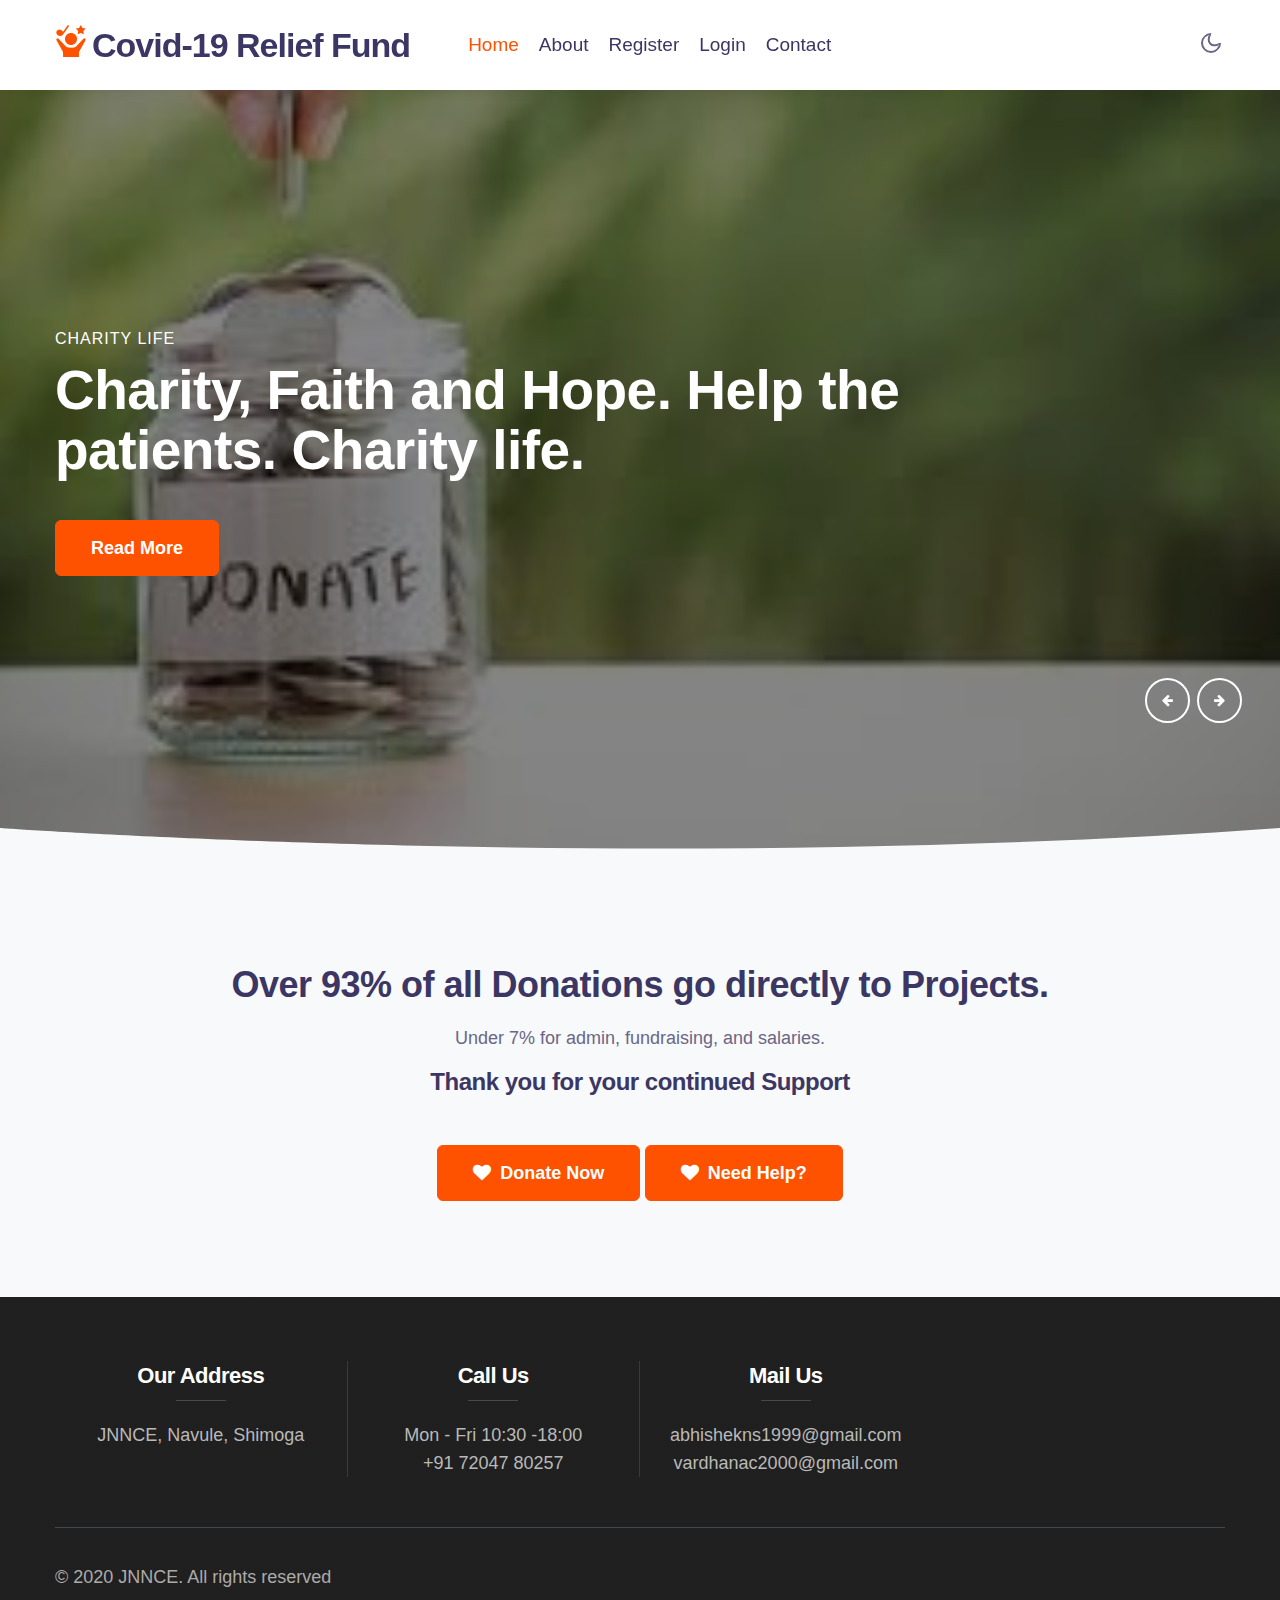
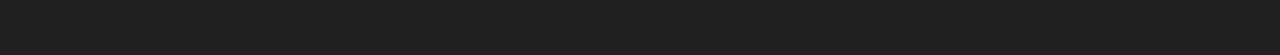
<file: index.html>
<!doctype html>
<html lang="en">
  <head>
    <!-- Required meta tags -->
    <meta charset="utf-8">
    <meta name="viewport" content="width=device-width, initial-scale=1, shrink-to-fit=no">

    <title>Covid-19 Relief Fund</title>

    <!-- <link href="//fonts.googleapis.com/css2?family=DM+Sans:wght@400;700&display=swap" rel="stylesheet"> -->
    
    <!-- Template CSS -->
    <link rel="stylesheet" href="assets/css/style-starter.css">
  </head>
  <body>
<!--header-->
<header id="site-header" class="fixed-top">
  <div class="container">
    <nav class="navbar navbar-expand-lg stroke">
      <h1><a class="navbar-brand mr-lg-5" href="index.html">
        <img src="assets/images/logo.png" alt="Your logo" title="Your logo" />Covid-19 Relief Fund
        </a></h1>
      <!-- if logo is image enable this   
    <a class="navbar-brand" href="#index.html">
        <img src="image-path" alt="Your logo" title="Your logo" style="height:35px;" />
    </a> -->
      <button class="navbar-toggler  collapsed bg-gradient" type="button" data-toggle="collapse"
        data-target="#navbarTogglerDemo02" aria-controls="navbarTogglerDemo02" aria-expanded="false"
        aria-label="Toggle navigation">
        <span class="navbar-toggler-icon fa icon-expand fa-bars"></span>
        <span class="navbar-toggler-icon fa icon-close fa-times"></span>
        </span>
      </button>

      <div class="collapse navbar-collapse" id="navbarTogglerDemo02">
        <ul class="navbar-nav w-100">
          <li class="nav-item active">
            <a class="nav-link" href="index.html">Home <span class="sr-only">(current)</span></a>
          </li>
          <li class="nav-item @@about__active">
            <a class="nav-link" href="about.html">About</a>
          </li>
          <li class="nav-item @@causes__active">
            <a class="nav-link" href="register.html">Register</a>
          </li>
          <li class="nav-item @@causes__active">
            <a class="nav-link" href="login.html">Login</a>
          </li>
          <li class="nav-item @@contact__active">
            <a class="nav-link" href="contact.html">Contact</a>
          </li>
        </ul>
      </div>
      <!-- toggle switch for light and dark theme -->
      <div class="mobile-position">
        <nav class="navigation">
          <div class="theme-switch-wrapper">
            <label class="theme-switch" for="checkbox">
              <input type="checkbox" id="checkbox">
              <div class="mode-container">
                <i class="gg-sun"></i>
                <i class="gg-moon"></i>
              </div>
            </label>
          </div>
        </nav>
      </div>
      <!-- //toggle switch for light and dark theme -->
    </nav>
  </div>
</header>
<!-- //header -->
<!-- main-slider -->
<section class="w3l-main-slider" id="home">
    <div class="companies20-content">
        <div class="owl-one owl-carousel owl-theme">
            <div class="item">
                <li>
                    <div class="slider-info banner-view bg bg2">
                        <div class="banner-info">
                            <div class="container">
                                <div class="banner-info-bg text-left">
                                    <p>Charity Life</p>
                                    <h5>Charity, Faith and Hope. Help the patients. Charity life.</h5>
                                    <a href="about.html" class="btn btn-primary btn-style">Read More</a>
                                </div>
                            </div>
                        </div>
                    </div>
                </li>
            </div>
            <div class="item">
                <li>
                    <div class="slider-info  banner-view banner-top1 bg bg2">
                        <div class="banner-info">
                            <div class="container">
                                <div class="banner-info-bg text-left">
                                    <p>Save Children</p>
                                    <h5>Donate with Kindness. Every amount Donated by you Counts.</h5>
                                    <a href="about.html" class="btn btn-primary btn-style">Read More</a>
                                </div>
                            </div>
                        </div>
                    </div>
                </li>
            </div>
            <div class="item">
                <li>
                    <div class="slider-info banner-view banner-top2 bg bg2">
                        <div class="banner-info">
                            <div class="container">
                                <div class="banner-info-bg text-left">
                                    <p>Unconditional Help</p>
                                    <h5>Give a Helping hand. We all need to come together. Our Mission.</h5>
                                    <a href="about.html" class="btn btn-primary btn-style">Read More</a>
                                </div>
                            </div>
                        </div>
                    </div>
                </li>
            </div>
            <div class="item">
                <li>
                    <div class="slider-info banner-view banner-top3 bg bg2">
                        <div class="banner-info">
                            <div class="container">
                                <div class="banner-info-bg text-left">
                                    <p>Unconditional Help</p>
                                    <h5>Should the people suffer this way? Don't leave Patients alone</h5>
                                    <a href="about.html" class="btn btn-primary btn-style">Read More</a>
                                </div>
                            </div>
                        </div>
                    </div>
                </li>
            </div>
        </div>
    </div>
</section>
<!-- /main-slider -->
<!-- banner image bottom shape -->
<div class="position-relative">
    <div class="shape overflow-hidden">
        <svg viewBox="0 0 2880 48" fill="none" xmlns="http://www.w3.org/2000/svg">
            <path d="M0 48H1437.5H2880V0H2160C1442.5 52 720 0 720 0H0V48Z" fill="currentColor">
            </path>
        </svg>
    </div>
</div>
<!-- //banner image bottom shape -->
<!-- home page block1 -->
<!-- //home page block1 -->
<!-- middle -->
	<div class="middle py-5" id="facts">
		<div class="container pt-lg-3">
			<div class="welcome-left text-center py-md-5 py-3">
                <h3 class="title-big">Over 93% of all Donations go directly to Projects.</h3>
                <p class="my-3">Under 7% for admin, fundraising, and salaries.</p>
                <h4>Thank you for your continued Support </h4>
                <a href="register.html" class="btn btn-style btn-primary mt-sm-5 mt-4"><span class="fa fa-heart mr-1"></span> Donate Now</a>
                <a href="request.html" class="btn btn-style btn-primary mt-sm-5 mt-4"><span class="fa fa-heart mr-1"></span> Need Help?</a>
			</div>
		</div>
	</div>
	<!-- //middle -->

<!-- footer 14 -->
<div class="w3l-footer-main">
  <div class="w3l-sub-footer-content">
      <!-- Footers-14 -->
      <footer class="footer-14">
          <div id="footers14-block">
              <div class="container">
                  <div class="footers20-content">
                      <div class="d-grid grid-col-4 grids-content">
                          <div class="column">
                              <h4>Our Address</h4>
                                <p>JNNCE, Navule, Shimoga</p>
                          </div>
                          <div class="column">
                              <h4>Call Us</h4>
                              <p>Mon - Fri 10:30 -18:00</p>
                              <p><a href="tel:+91-72047-80257">+91 72047 80257</a></p>
                          </div>
                          <div class="column">
                              <h4>Mail Us</h4>
                              <p><a href="mailto:abhishekns1999@gmail.com">abhishekns1999@gmail.com</a></p>
                              <p><a href="mailto:vardhanac2000@gmail.com">vardhanac2000@gmail.com</a></p>
                          </div>
                      </div>
                  </div>
                  <div class="footers14-bottom d-flex">
                      <div class="copyright">
                          <p>© 2020 JNNCE. All rights reserved</p>
                      </div>
                  </div>
              </div>
          </div>
          <!-- move top -->
          <button onclick="topFunction()" id="movetop" title="Go to top">
              &uarr;
          </button>
          <script>
              // When the user scrolls down 20px from the top of the document, show the button
              window.onscroll = function () {
                  scrollFunction()
              };

              function scrollFunction() {
                  if (document.body.scrollTop > 20 || document.documentElement.scrollTop > 20) {
                      document.getElementById("movetop").style.display = "block";
                  } else {
                      document.getElementById("movetop").style.display = "none";
                  }
              }

              // When the user clicks on the button, scroll to the top of the document
              function topFunction() {
                  document.body.scrollTop = 0;
                  document.documentElement.scrollTop = 0;
              }
          </script>
          <!-- /move top -->

      </footer>
      <!-- Footers-14 -->
  </div>
</div>
<!-- //footer 14 -->

<script src="assets/js/jquery-3.3.1.min.js"></script> <!-- Common jquery plugin -->

<script src="assets/js/theme-change.js"></script><!-- theme switch js (light and dark)-->
<script src="assets/js/owl.carousel.js"></script>

<!-- script for banner slider-->
<script>
  $(document).ready(function () {
    $('.owl-one').owlCarousel({
      loop: true,
      dots: false,
      margin: 0,
      nav: true,
      responsiveClass: true,
      autoplay: true,
      autoplayTimeout: 5000,
      autoplaySpeed: 1000,
      autoplayHoverPause: false,
      responsive: {
        0: {
          items: 1
        },
        480: {
          items: 1
        },
        667: {
          items: 1
        },
        1000: {
          items: 1
        }
      }
    })
  })
</script>
<!-- //script -->

<!-- script for tesimonials carousel slider -->
<script>
  $(document).ready(function () {
    $("#owl-demo1").owlCarousel({
      loop: true,
      margin: 20,
      nav: false,
      responsiveClass: true,
      responsive: {
        0: {
          items: 1
        },
        736: {
          items: 1
        },
        1000: {
          items: 2,
          loop: false
        }
      }
    })
  })
</script>
<!-- //script for tesimonials carousel slider -->

<script src="assets/js/counter.js"></script>

<!--/MENU-JS-->
<script>
  $(window).on("scroll", function () {
    var scroll = $(window).scrollTop();

    if (scroll >= 80) {
      $("#site-header").addClass("nav-fixed");
    } else {
      $("#site-header").removeClass("nav-fixed");
    }
  });

  //Main navigation Active Class Add Remove
  $(".navbar-toggler").on("click", function () {
    $("header").toggleClass("active");
  });
  $(document).on("ready", function () {
    if ($(window).width() > 991) {
      $("header").removeClass("active");
    }
    $(window).on("resize", function () {
      if ($(window).width() > 991) {
        $("header").removeClass("active");
      }
    });
  });
</script>
<!--//MENU-JS-->

<!-- disable body scroll which navbar is in active -->
<script>
  $(function () {
    $('.navbar-toggler').click(function () {
      $('body').toggleClass('noscroll');
    })
  });
</script>
<!-- //disable body scroll which navbar is in active -->

<!--bootstrap-->
<script src="assets/js/bootstrap.min.js"></script>
<!-- //bootstrap-->
</body>

</html>
</file>
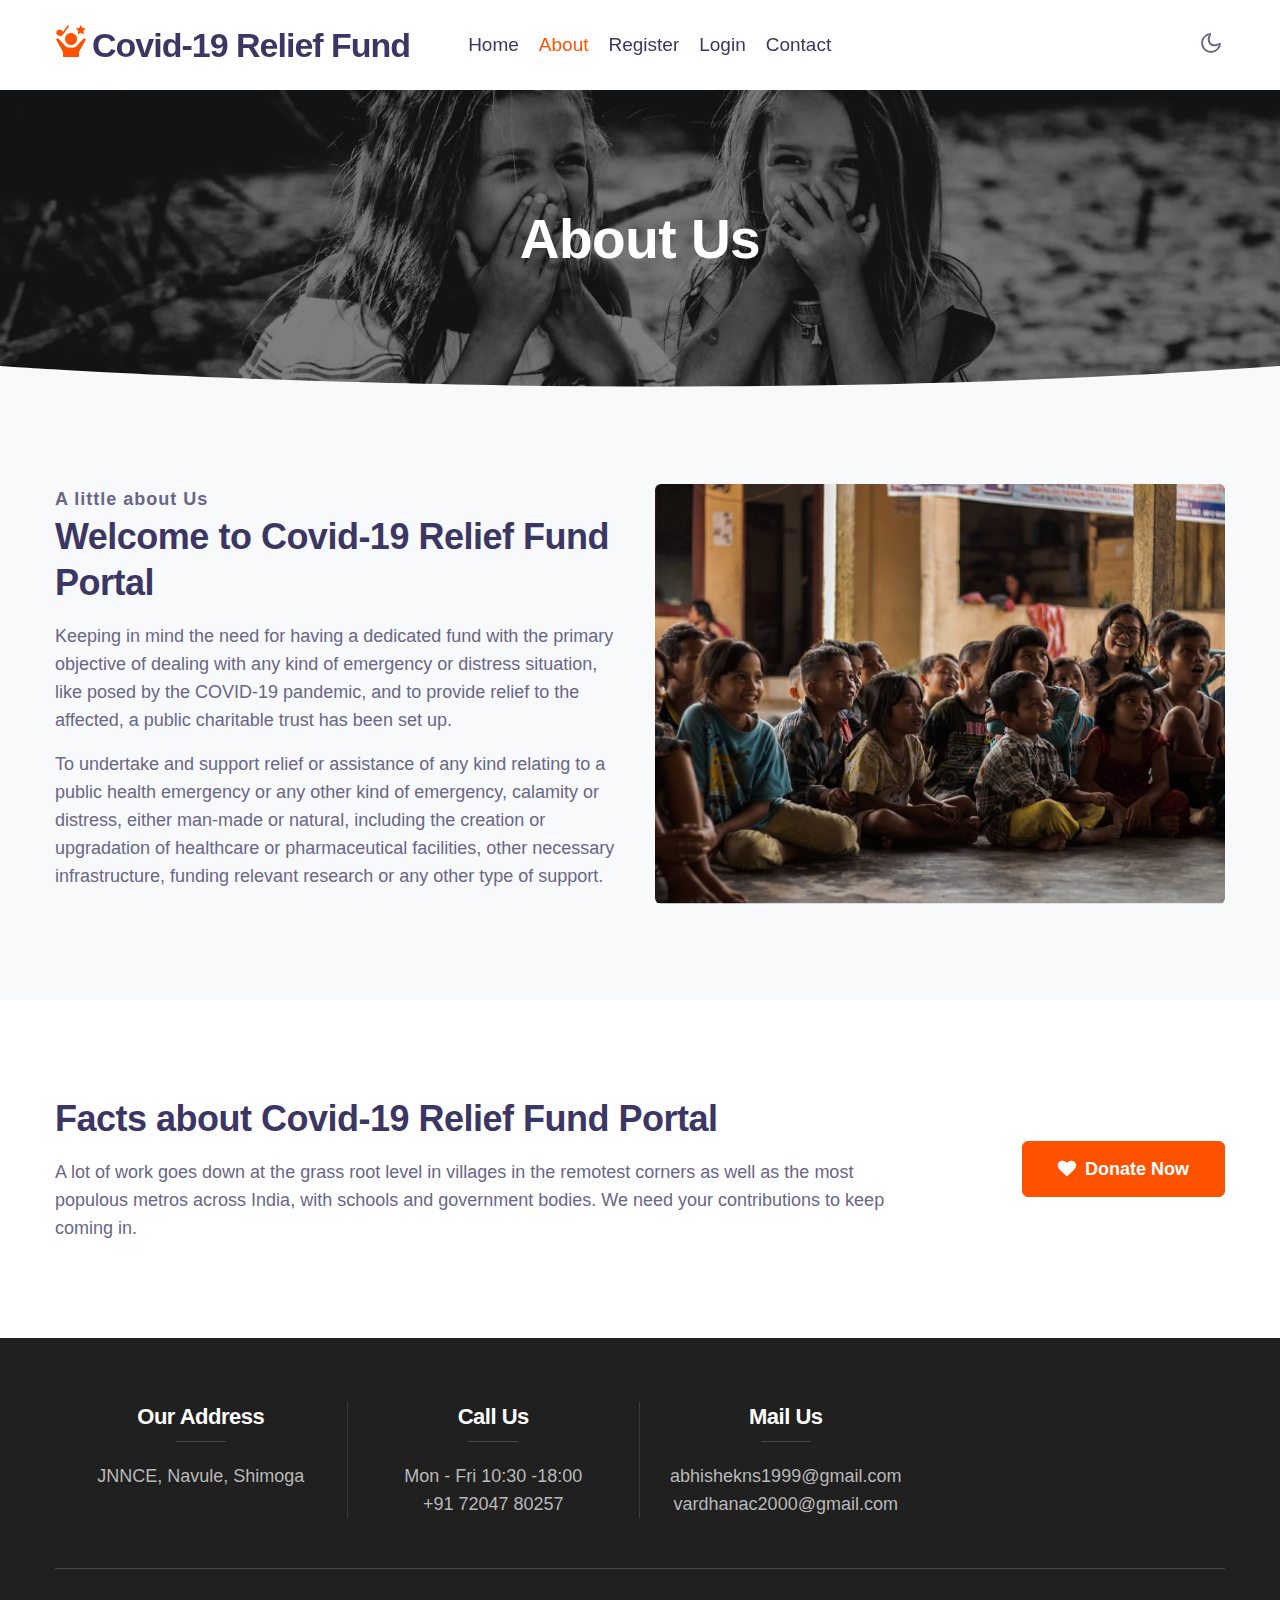
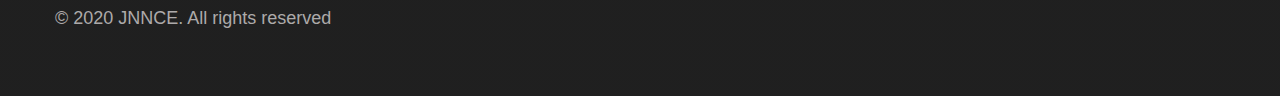
<file: about.html>
<!doctype html>
<html lang="en">
  <head>
    <!-- Required meta tags -->
    <meta charset="utf-8">
    <meta name="viewport" content="width=device-width, initial-scale=1, shrink-to-fit=no">

    <title>Covid-19 Relief Fund</title>

    <!-- <link href="//fonts.googleapis.com/css2?family=DM+Sans:wght@400;700&display=swap" rel="stylesheet"> -->
    
    <!-- Template CSS -->
    <link rel="stylesheet" href="assets/css/style-starter.css">
  </head>
  <body>
<!--header-->
<header id="site-header" class="fixed-top">
  <div class="container">
    <nav class="navbar navbar-expand-lg stroke">
      <h1><a class="navbar-brand mr-lg-5" href="index.html">
        <img src="assets/images/logo.png" alt="Your logo" title="Your logo" />Covid-19 Relief Fund
        </a></h1>
      <!-- if logo is image enable this   
    <a class="navbar-brand" href="#index.html">
        <img src="image-path" alt="Your logo" title="Your logo" style="height:35px;" />
    </a> -->
      <button class="navbar-toggler  collapsed bg-gradient" type="button" data-toggle="collapse"
        data-target="#navbarTogglerDemo02" aria-controls="navbarTogglerDemo02" aria-expanded="false"
        aria-label="Toggle navigation">
        <span class="navbar-toggler-icon fa icon-expand fa-bars"></span>
        <span class="navbar-toggler-icon fa icon-close fa-times"></span>
        </span>
      </button>

      <div class="collapse navbar-collapse" id="navbarTogglerDemo02">
        <ul class="navbar-nav w-100">
          <li class="nav-item @@home__active">
            <a class="nav-link" href="index.html">Home <span class="sr-only">(current)</span></a>
          </li>
          <li class="nav-item active">
            <a class="nav-link" href="about.html">About</a>
          </li>
          <li class="nav-item @@causes__active">
            <a class="nav-link" href="register.html">Register</a>
          </li>
          <li class="nav-item @@causes__active">
            <a class="nav-link" href="login.html">Login</a>
          </li>
          <li class="nav-item @@contact__active">
            <a class="nav-link" href="contact.html">Contact</a>
          </li>
        </ul>
      </div>
      <!-- toggle switch for light and dark theme -->
      <div class="mobile-position">
        <nav class="navigation">
          <div class="theme-switch-wrapper">
            <label class="theme-switch" for="checkbox">
              <input type="checkbox" id="checkbox">
              <div class="mode-container">
                <i class="gg-sun"></i>
                <i class="gg-moon"></i>
              </div>
            </label>
          </div>
        </nav>
      </div>
      <!-- //toggle switch for light and dark theme -->
    </nav>
  </div>
</header>
<!-- //header -->
<div class="inner-banner">
    <section class="w3l-breadcrumb py-5">
        <div class="container py-lg-5 py-md-3">
            <h2 class="title">About Us</h2>
        </div>
    </section>
</div>
<!-- banner bottom shape -->
<div class="position-relative">
    <div class="shape overflow-hidden">
        <svg viewBox="0 0 2880 48" fill="none" xmlns="http://www.w3.org/2000/svg">
            <path d="M0 48H1437.5H2880V0H2160C1442.5 52 720 0 720 0H0V48Z" fill="currentColor"></path>
        </svg>
    </div>
</div>
<!-- banner bottom shape -->
<section class="w3l-aboutblock1 py-5" id="about">
    <div class="container py-lg-5 py-md-3">
        <div class="row">
            <div class="col-lg-6">
                <h5 class="title-small">A little about Us</h5>
                <h3 class="title-big">Welcome to Covid-19 Relief Fund Portal</h3>
                <p class="mt-3">Keeping in mind the need for having a dedicated fund with the primary objective of dealing with any kind of emergency or distress situation, 
                  like posed by the COVID-19 pandemic, and to provide relief to the affected,
                  a public charitable trust has been set up.</p>
                <p class="mt-3">To undertake and support relief or assistance of any kind relating to a public health emergency or any other kind of emergency, calamity or distress,
                   either man-made or natural, including the creation or upgradation of healthcare or pharmaceutical facilities, other necessary infrastructure,
                  funding relevant research or any other type of support.</p>
            </div>
            <div class="col-lg-6 mt-lg-0 mt-5">
                <img src="assets/images/blog1.jpg" alt="" class="radius-image img-fluid">
            </div>
        </div>
    </div>
</section>
 <!-- forms -->
 <section class="w3l-forms-9 py-5" id="">
     <div class="main-w3 py-lg-5 py-md-3">
         <div class="container">
             <div class="row align-items-center">
                 <div class="main-midd col-lg-9">
                     <h3 class="title-big">Facts about Covid-19 Relief Fund Portal</h3>
                     <p class="mt-3">A lot of work goes down at the grass root level in villages in the remotest corners
                         as well as the most populous metros across India, with schools and government bodies.
                         We need your contributions to keep coming in.</p>
                 </div>
                 <div class="main-midd-2 col-lg-3 mt-lg-0 mt-4 text-lg-right">
                     <a class="btn btn-style btn-primary" href="register.html"><span class="fa fa-heart mr-1"></span> Donate
                         Now </a>
                 </div>
             </div>
         </div>
     </div>
 </section>
<!-- footer 14 -->
<div class="w3l-footer-main">
  <div class="w3l-sub-footer-content">
      <!-- Footers-14 -->
      <footer class="footer-14">
          <div id="footers14-block">
              <div class="container">
                  <div class="footers20-content">
                      <div class="d-grid grid-col-4 grids-content">
                          <div class="column">
                              <h4>Our Address</h4>
                                <p>JNNCE, Navule, Shimoga</p>
                          </div>
                          <div class="column">
                              <h4>Call Us</h4>
                              <p>Mon - Fri 10:30 -18:00</p>
                              <p><a href="tel:+91-72047-80257">+91 72047 80257</a></p>
                          </div>
                          <div class="column">
                              <h4>Mail Us</h4>
                              <p><a href="mailto:abhishekns1999@gmail.com">abhishekns1999@gmail.com</a></p>
                              <p><a href="mailto:vardhanac2000@gmail.com">vardhanac2000@gmail.com</a></p>
                          </div>
                      </div>
                  </div>
                  <div class="footers14-bottom d-flex">
                      <div class="copyright">
                          <p>© 2020 JNNCE. All rights reserved</p>
                      </div>
                  </div>
              </div>
          </div>
          <!-- move top -->
          <button onclick="topFunction()" id="movetop" title="Go to top">
              &uarr;
          </button>
          <script>
              // When the user scrolls down 20px from the top of the document, show the button
              window.onscroll = function () {
                  scrollFunction()
              };

              function scrollFunction() {
                  if (document.body.scrollTop > 20 || document.documentElement.scrollTop > 20) {
                      document.getElementById("movetop").style.display = "block";
                  } else {
                      document.getElementById("movetop").style.display = "none";
                  }
              }

              // When the user clicks on the button, scroll to the top of the document
              function topFunction() {
                  document.body.scrollTop = 0;
                  document.documentElement.scrollTop = 0;
              }
          </script>
          <!-- /move top -->

      </footer>
      <!-- Footers-14 -->
  </div>
</div>
<!-- //footer 14 -->

<script src="assets/js/jquery-3.3.1.min.js"></script> <!-- Common jquery plugin -->

<script src="assets/js/theme-change.js"></script><!-- theme switch js (light and dark)-->
<script src="assets/js/owl.carousel.js"></script>

<!-- script for banner slider-->
<script>
  $(document).ready(function () {
    $('.owl-one').owlCarousel({
      loop: true,
      dots: false,
      margin: 0,
      nav: true,
      responsiveClass: true,
      autoplay: true,
      autoplayTimeout: 5000,
      autoplaySpeed: 1000,
      autoplayHoverPause: false,
      responsive: {
        0: {
          items: 1
        },
        480: {
          items: 1
        },
        667: {
          items: 1
        },
        1000: {
          items: 1
        }
      }
    })
  })
</script>
<!-- //script -->

<!-- script for tesimonials carousel slider -->
<script>
  $(document).ready(function () {
    $("#owl-demo1").owlCarousel({
      loop: true,
      margin: 20,
      nav: false,
      responsiveClass: true,
      responsive: {
        0: {
          items: 1
        },
        736: {
          items: 1
        },
        1000: {
          items: 2,
          loop: false
        }
      }
    })
  })
</script>
<!-- //script for tesimonials carousel slider -->

<script src="assets/js/counter.js"></script>

<!--/MENU-JS-->
<script>
  $(window).on("scroll", function () {
    var scroll = $(window).scrollTop();

    if (scroll >= 80) {
      $("#site-header").addClass("nav-fixed");
    } else {
      $("#site-header").removeClass("nav-fixed");
    }
  });

  //Main navigation Active Class Add Remove
  $(".navbar-toggler").on("click", function () {
    $("header").toggleClass("active");
  });
  $(document).on("ready", function () {
    if ($(window).width() > 991) {
      $("header").removeClass("active");
    }
    $(window).on("resize", function () {
      if ($(window).width() > 991) {
        $("header").removeClass("active");
      }
    });
  });
</script>
<!--//MENU-JS-->

<!-- disable body scroll which navbar is in active -->
<script>
  $(function () {
    $('.navbar-toggler').click(function () {
      $('body').toggleClass('noscroll');
    })
  });
</script>
<!-- //disable body scroll which navbar is in active -->

<!--bootstrap-->
<script src="assets/js/bootstrap.min.js"></script>
<!-- //bootstrap-->
</body>

</html>
</file>
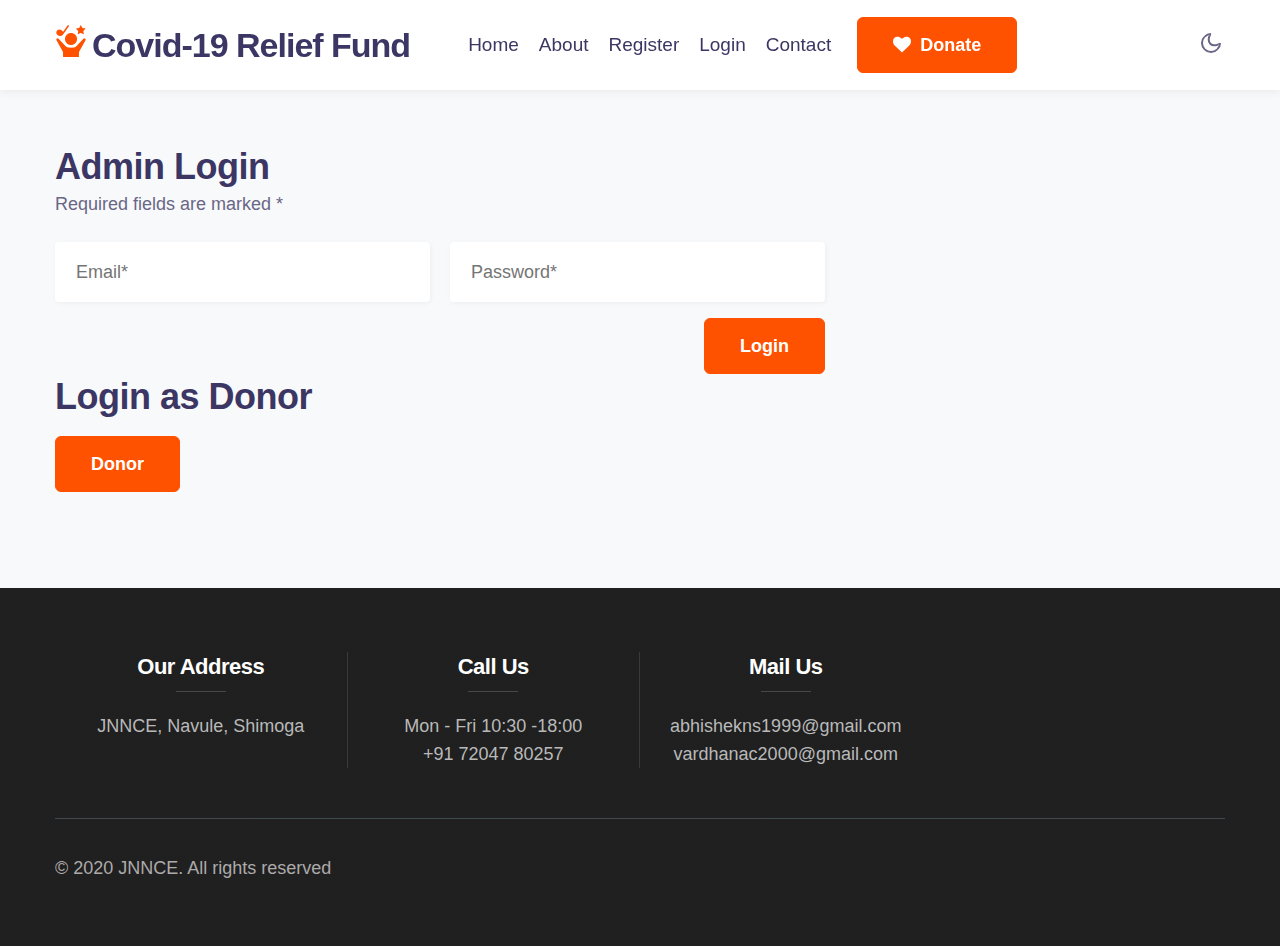
<file: admin.html>
<!doctype html>
<html lang="en">
  <head>
    <!-- Required meta tags -->
    <meta charset="utf-8">
    <meta name="viewport" content="width=device-width, initial-scale=1, shrink-to-fit=no">

    <title>Covid-19 Relief Fund</title>

    <!-- <link href="//fonts.googleapis.com/css2?family=DM+Sans:wght@400;700&display=swap" rel="stylesheet"> -->
    
    <!-- Template CSS -->
    <link rel="stylesheet" href="assets/css/style-starter.css">
  </head>
  <body>
<!--header-->
<header id="site-header" class="fixed-top">
  <div class="container">
    <nav class="navbar navbar-expand-lg stroke">
      <h1><a class="navbar-brand mr-lg-5" href="index.html">
        <img src="assets/images/logo.png" alt="Your logo" title="Your logo" />Covid-19 Relief Fund
        </a></h1>
      <!-- if logo is image enable this   
    <a class="navbar-brand" href="#index.html">
        <img src="image-path" alt="Your logo" title="Your logo" style="height:35px;" />
    </a> -->
      <button class="navbar-toggler  collapsed bg-gradient" type="button" data-toggle="collapse"
        data-target="#navbarTogglerDemo02" aria-controls="navbarTogglerDemo02" aria-expanded="false"
        aria-label="Toggle navigation">
        <span class="navbar-toggler-icon fa icon-expand fa-bars"></span>
        <span class="navbar-toggler-icon fa icon-close fa-times"></span>
        </span>
      </button>

      <div class="collapse navbar-collapse" id="navbarTogglerDemo02">
        <ul class="navbar-nav w-100">
          <li class="nav-item @@home__active">
            <a class="nav-link" href="index.html">Home <span class="sr-only">(current)</span></a>
          </li>
          <li class="nav-item @@about__active">
            <a class="nav-link" href="about.html">About</a>
          </li>
          <li class="nav-item @@causes__active">
            <a class="nav-link" href="register.html">Register</a>
          </li>
          <li class="nav-item @@causes__active">
            <a class="nav-link" href="login.html">Login</a>
          </li>
          <li class="nav-item @@contact__active">
            <a class="nav-link" href="contact.html">Contact</a>
          </li>
          <li class="align-self">
            <a href="donate.html" class="btn btn-style btn-primary ml-lg-3 mr-lg-2"><span class="fa fa-heart mr-1"></span> Donate</a>
          </li>
        </ul>
      </div>
      <!-- toggle switch for light and dark theme -->
      <div class="mobile-position">
        <nav class="navigation">
          <div class="theme-switch-wrapper">
            <label class="theme-switch" for="checkbox">
              <input type="checkbox" id="checkbox">
              <div class="mode-container">
                <i class="gg-sun"></i>
                <i class="gg-moon"></i>
              </div>
            </label>
          </div>
        </nav>
      </div>
      <!-- //toggle switch for light and dark theme -->
    </nav>
  </div>
</header>
<br/>
<br/>
<!-- contacts -->
<section class="w3l-contact-7 py-5" id="contact">
    <div class="contacts-9 py-lg-5 py-md-4">
        <div class="container">
            <div class="top-map">
                <div class="row map-content-9">
                    <div class="col-lg-8">
                        <h3 class="title-big">Admin Login</h3>
                        <p class="mb-4 mt-lg-0 mt-2">Required fields are marked *</p>
                        <form action="" method="post" class="text-right">
                            <div class="form-grid"> 
                                <input type="email" name="email" id="email" placeholder="Email*" required="">
                                <input type="password" name="pass" id="pass" placeholder="Password*" required="">
                            </div>
                            <button type="submit" class="btn btn-primary btn-style mt-3">Login</button>
                        </form>
                        <div>
                          <h3 class="title-big">Login as Donor</h3> 
                          <a href="login.html"> <button class="btn btn-primary btn-style mt-3">Donor</button></a>
                        </div>
                    </div>
                </div>
            </div>
        </div>
    </div>
</section>
<!-- footer 14 -->
<div class="w3l-footer-main">
  <div class="w3l-sub-footer-content">
      <!-- Footers-14 -->
      <footer class="footer-14">
          <div id="footers14-block">
              <div class="container">
                  <div class="footers20-content">
                      <div class="d-grid grid-col-4 grids-content">
                          <div class="column">
                              <h4>Our Address</h4>
                                <p>JNNCE, Navule, Shimoga</p>
                          </div>
                          <div class="column">
                              <h4>Call Us</h4>
                              <p>Mon - Fri 10:30 -18:00</p>
                              <p><a href="tel:+91-72047-80257">+91 72047 80257</a></p>
                          </div>
                          <div class="column">
                              <h4>Mail Us</h4>
                              <p><a href="mailto:abhishekns1999@gmail.com">abhishekns1999@gmail.com</a></p>
                              <p><a href="mailto:vardhanac2000@gmail.com">vardhanac2000@gmail.com</a></p>
                          </div>
                      </div>
                  </div>
                  <div class="footers14-bottom d-flex">
                      <div class="copyright">
                          <p>© 2020 JNNCE. All rights reserved</p>
                      </div>
                  </div>
              </div>
          </div>
          <!-- move top -->
          <button onclick="topFunction()" id="movetop" title="Go to top">
              &uarr;
          </button>
          <script>
              // When the user scrolls down 20px from the top of the document, show the button
              window.onscroll = function () {
                  scrollFunction()
              };

              function scrollFunction() {
                  if (document.body.scrollTop > 20 || document.documentElement.scrollTop > 20) {
                      document.getElementById("movetop").style.display = "block";
                  } else {
                      document.getElementById("movetop").style.display = "none";
                  }
              }

              // When the user clicks on the button, scroll to the top of the document
              function topFunction() {
                  document.body.scrollTop = 0;
                  document.documentElement.scrollTop = 0;
              }
          </script>
          <!-- /move top -->

      </footer>
      <!-- Footers-14 -->
  </div>
</div>
<!-- //footer 14 -->

<script src="assets/js/jquery-3.3.1.min.js"></script> <!-- Common jquery plugin -->

<script src="assets/js/theme-change.js"></script><!-- theme switch js (light and dark)-->
<script src="assets/js/owl.carousel.js"></script>

<!-- script for banner slider-->
<script>
  $(document).ready(function () {
    $('.owl-one').owlCarousel({
      loop: true,
      dots: false,
      margin: 0,
      nav: true,
      responsiveClass: true,
      autoplay: true,
      autoplayTimeout: 5000,
      autoplaySpeed: 1000,
      autoplayHoverPause: false,
      responsive: {
        0: {
          items: 1
        },
        480: {
          items: 1
        },
        667: {
          items: 1
        },
        1000: {
          items: 1
        }
      }
    })
  })
</script>
<!-- //script -->

<!-- script for tesimonials carousel slider -->
<script>
  $(document).ready(function () {
    $("#owl-demo1").owlCarousel({
      loop: true,
      margin: 20,
      nav: false,
      responsiveClass: true,
      responsive: {
        0: {
          items: 1
        },
        736: {
          items: 1
        },
        1000: {
          items: 2,
          loop: false
        }
      }
    })
  })
</script>
<!-- //script for tesimonials carousel slider -->

<script src="assets/js/counter.js"></script>

<!--/MENU-JS-->
<script>
  $(window).on("scroll", function () {
    var scroll = $(window).scrollTop();

    if (scroll >= 80) {
      $("#site-header").addClass("nav-fixed");
    } else {
      $("#site-header").removeClass("nav-fixed");
    }
  });

  //Main navigation Active Class Add Remove
  $(".navbar-toggler").on("click", function () {
    $("header").toggleClass("active");
  });
  $(document).on("ready", function () {
    if ($(window).width() > 991) {
      $("header").removeClass("active");
    }
    $(window).on("resize", function () {
      if ($(window).width() > 991) {
        $("header").removeClass("active");
      }
    });
  });
</script>
<!--//MENU-JS-->

<!-- disable body scroll which navbar is in active -->
<script>
  $(function () {
    $('.navbar-toggler').click(function () {
      $('body').toggleClass('noscroll');
    })
  });
</script>
<!-- //disable body scroll which navbar is in active -->

<!--bootstrap-->
<script src="assets/js/bootstrap.min.js"></script>
<!-- //bootstrap-->
</body>

</html>
</file>
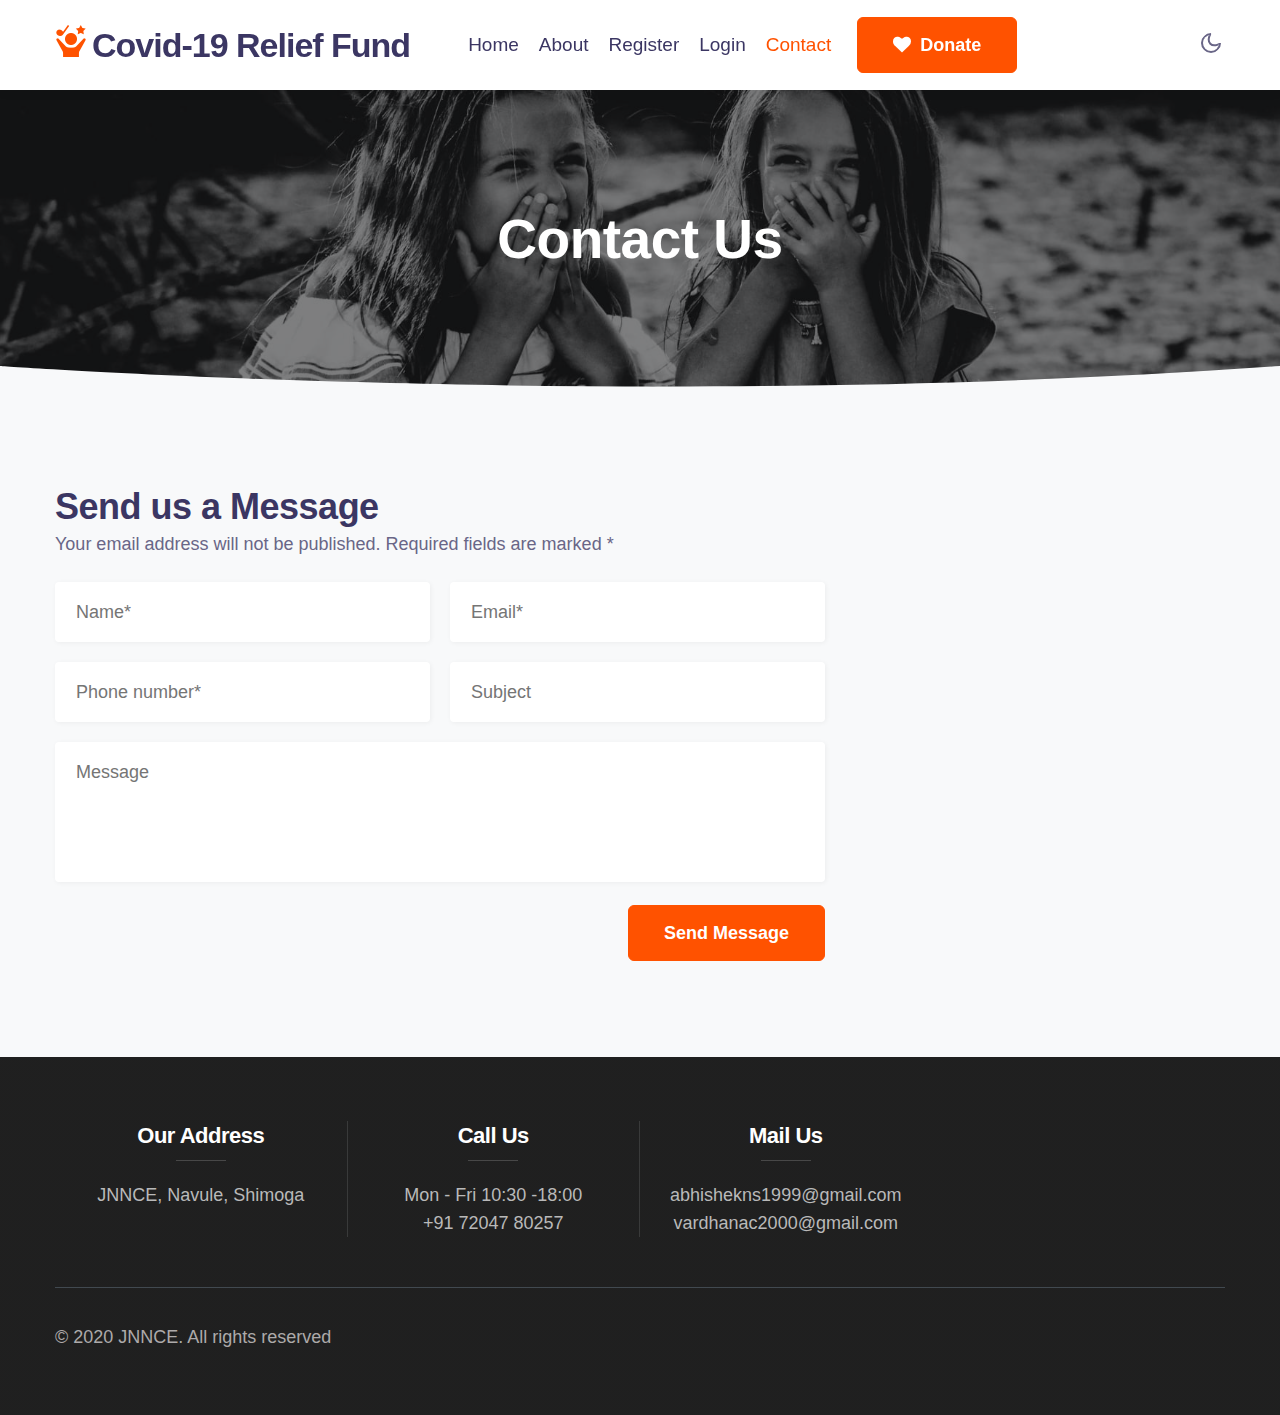
<file: contact.html>
<!doctype html>
<html lang="en">
  <head>
    <!-- Required meta tags -->
    <meta charset="utf-8">
    <meta name="viewport" content="width=device-width, initial-scale=1, shrink-to-fit=no">

    <title>Covid-19 Relief Fund</title>

    <!-- <link href="//fonts.googleapis.com/css2?family=DM+Sans:wght@400;700&display=swap" rel="stylesheet"> -->
    
    <!-- Template CSS -->
    <link rel="stylesheet" href="assets/css/style-starter.css">
  </head>
  <body>
<!--header-->
<header id="site-header" class="fixed-top">
  <div class="container">
    <nav class="navbar navbar-expand-lg stroke">
      <h1><a class="navbar-brand mr-lg-5" href="index.html">
        <img src="assets/images/logo.png" alt="Your logo" title="Your logo" />Covid-19 Relief Fund
        </a></h1>
      <!-- if logo is image enable this   
    <a class="navbar-brand" href="#index.html">
        <img src="image-path" alt="Your logo" title="Your logo" style="height:35px;" />
    </a> -->
      <button class="navbar-toggler  collapsed bg-gradient" type="button" data-toggle="collapse"
        data-target="#navbarTogglerDemo02" aria-controls="navbarTogglerDemo02" aria-expanded="false"
        aria-label="Toggle navigation">
        <span class="navbar-toggler-icon fa icon-expand fa-bars"></span>
        <span class="navbar-toggler-icon fa icon-close fa-times"></span>
        </span>
      </button>

      <div class="collapse navbar-collapse" id="navbarTogglerDemo02">
        <ul class="navbar-nav w-100">
          <li class="nav-item @@home__active">
            <a class="nav-link" href="index.html">Home <span class="sr-only">(current)</span></a>
          </li>
          <li class="nav-item @@about__active">
            <a class="nav-link" href="about.html">About</a>
          </li>
          <li class="nav-item @@causes__active">
            <a class="nav-link" href="register.html">Register</a>
          </li>
          <li class="nav-item @@causes__active">
            <a class="nav-link" href="login.html">Login</a>
          </li>
          <li class="nav-item active">
            <a class="nav-link" href="contact.html">Contact</a>
          </li>
          <li class="align-self">
            <a href="register.html" class="btn btn-style btn-primary ml-lg-3 mr-lg-2"><span class="fa fa-heart mr-1"></span> Donate</a>
          </li>
        </ul>
      </div>
      <!-- toggle switch for light and dark theme -->
      <div class="mobile-position">
        <nav class="navigation">
          <div class="theme-switch-wrapper">
            <label class="theme-switch" for="checkbox">
              <input type="checkbox" id="checkbox">
              <div class="mode-container">
                <i class="gg-sun"></i>
                <i class="gg-moon"></i>
              </div>
            </label>
          </div>
        </nav>
      </div>
      <!-- //toggle switch for light and dark theme -->
    </nav>
  </div>
</header>
<!-- //header -->
<div class="inner-banner">
    <section class="w3l-breadcrumb py-5">
        <div class="container py-lg-5 py-md-3">
            <h2 class="title">Contact Us</h2>
        </div>
    </section>
</div>
<!-- banner bottom shape -->
<div class="position-relative">
    <div class="shape overflow-hidden">
        <svg viewBox="0 0 2880 48" fill="none" xmlns="http://www.w3.org/2000/svg">
            <path d="M0 48H1437.5H2880V0H2160C1442.5 52 720 0 720 0H0V48Z" fill="currentColor"></path>
        </svg>
    </div>
</div>
<!-- banner bottom shape -->
<!-- contacts -->
<section class="w3l-contact-7 py-5" id="contact">
    <div class="contacts-9 py-lg-5 py-md-4">
        <div class="container">
            <div class="top-map">
                <div class="row map-content-9">
                    <div class="col-lg-8">
                        <h3 class="title-big">Send us a Message</h3>
                        <p class="mb-4 mt-lg-0 mt-2">Your email address will not be published. Required fields are marked *</p>
                        <form action="mailto:abhishekns1999@gmail.com" method="post" class="text-right">
                            <div class="form-grid">
                                <input type="text" name="name" id="name" placeholder="Name*" required="">
                                <input type="email" name="email" id="email" placeholder="Email*" required="">
                                <input type="text" name="phone" id="phone" placeholder="Phone number*"
                                    required="">
                                <input type="text" name="subject" id="subject" placeholder="Subject">
                            </div>
                            <textarea name="message" id="message" placeholder="Message"></textarea>
                            <button type="submit" class="btn btn-primary btn-style mt-3">Send Message</button>
                        </form>
                    </div>
                </div>
            </div>
        </div>
    </div>
</section>
<!-- footer 14 -->
<div class="w3l-footer-main">
  <div class="w3l-sub-footer-content">
      <!-- Footers-14 -->
      <footer class="footer-14">
          <div id="footers14-block">
              <div class="container">
                  <div class="footers20-content">
                      <div class="d-grid grid-col-4 grids-content">
                          <div class="column">
                              <h4>Our Address</h4>
                                <p>JNNCE, Navule, Shimoga</p>
                          </div>
                          <div class="column">
                              <h4>Call Us</h4>
                              <p>Mon - Fri 10:30 -18:00</p>
                              <p><a href="tel:+91-72047-80257">+91 72047 80257</a></p>
                          </div>
                          <div class="column">
                              <h4>Mail Us</h4>
                              <p><a href="mailto:abhishekns1999@gmail.com">abhishekns1999@gmail.com</a></p>
                              <p><a href="mailto:vardhanac2000@gmail.com">vardhanac2000@gmail.com</a></p>
                          </div>
                      </div>
                  </div>
                  <div class="footers14-bottom d-flex">
                      <div class="copyright">
                          <p>© 2020 JNNCE. All rights reserved</p>
                      </div>
                  </div>
              </div>
          </div>
          <!-- move top -->
          <button onclick="topFunction()" id="movetop" title="Go to top">
              &uarr;
          </button>
          <script>
              // When the user scrolls down 20px from the top of the document, show the button
              window.onscroll = function () {
                  scrollFunction()
              };

              function scrollFunction() {
                  if (document.body.scrollTop > 20 || document.documentElement.scrollTop > 20) {
                      document.getElementById("movetop").style.display = "block";
                  } else {
                      document.getElementById("movetop").style.display = "none";
                  }
              }

              // When the user clicks on the button, scroll to the top of the document
              function topFunction() {
                  document.body.scrollTop = 0;
                  document.documentElement.scrollTop = 0;
              }
          </script>
          <!-- /move top -->

      </footer>
      <!-- Footers-14 -->
  </div>
</div>
<!-- //footer 14 -->

<script src="assets/js/jquery-3.3.1.min.js"></script> <!-- Common jquery plugin -->

<script src="assets/js/theme-change.js"></script><!-- theme switch js (light and dark)-->
<script src="assets/js/owl.carousel.js"></script>

<!-- script for banner slider-->
<script>
  $(document).ready(function () {
    $('.owl-one').owlCarousel({
      loop: true,
      dots: false,
      margin: 0,
      nav: true,
      responsiveClass: true,
      autoplay: true,
      autoplayTimeout: 5000,
      autoplaySpeed: 1000,
      autoplayHoverPause: false,
      responsive: {
        0: {
          items: 1
        },
        480: {
          items: 1
        },
        667: {
          items: 1
        },
        1000: {
          items: 1
        }
      }
    })
  })
</script>
<!-- //script -->

<!-- script for tesimonials carousel slider -->
<script>
  $(document).ready(function () {
    $("#owl-demo1").owlCarousel({
      loop: true,
      margin: 20,
      nav: false,
      responsiveClass: true,
      responsive: {
        0: {
          items: 1
        },
        736: {
          items: 1
        },
        1000: {
          items: 2,
          loop: false
        }
      }
    })
  })
</script>
<!-- //script for tesimonials carousel slider -->

<script src="assets/js/counter.js"></script>

<!--/MENU-JS-->
<script>
  $(window).on("scroll", function () {
    var scroll = $(window).scrollTop();

    if (scroll >= 80) {
      $("#site-header").addClass("nav-fixed");
    } else {
      $("#site-header").removeClass("nav-fixed");
    }
  });

  //Main navigation Active Class Add Remove
  $(".navbar-toggler").on("click", function () {
    $("header").toggleClass("active");
  });
  $(document).on("ready", function () {
    if ($(window).width() > 991) {
      $("header").removeClass("active");
    }
    $(window).on("resize", function () {
      if ($(window).width() > 991) {
        $("header").removeClass("active");
      }
    });
  });
</script>
<!--//MENU-JS-->

<!-- disable body scroll which navbar is in active -->
<script>
  $(function () {
    $('.navbar-toggler').click(function () {
      $('body').toggleClass('noscroll');
    })
  });
</script>
<!-- //disable body scroll which navbar is in active -->

<!--bootstrap-->
<script src="assets/js/bootstrap.min.js"></script>
<!-- //bootstrap-->
</body>

</html>
</file>
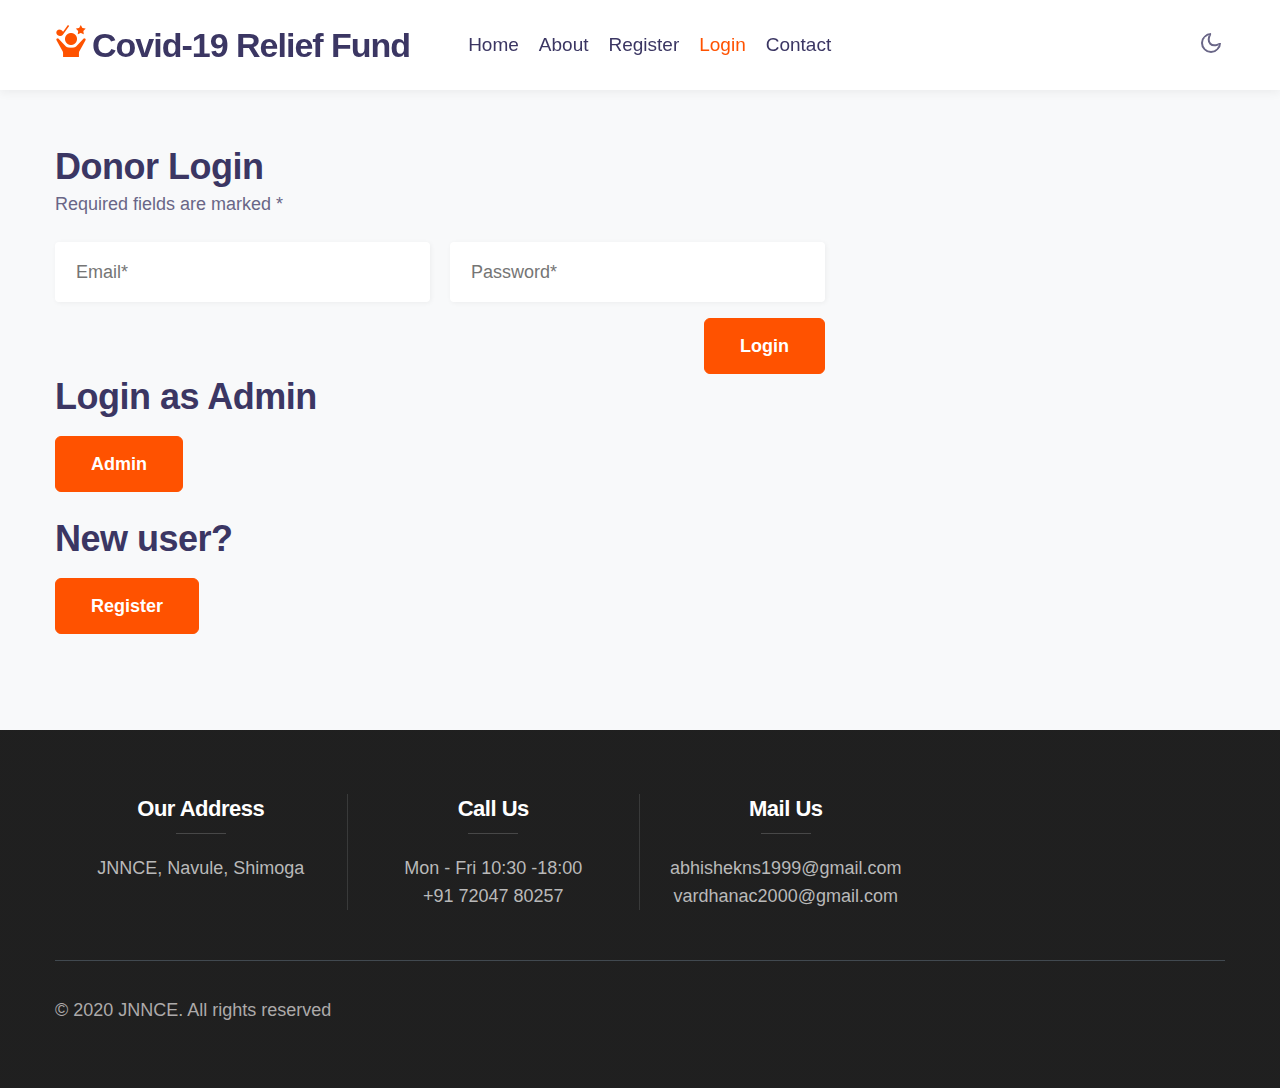
<file: login.html>
<!doctype html>
<html lang="en">
  <head>
    <!-- Required meta tags -->
    <meta charset="utf-8">
    <meta name="viewport" content="width=device-width, initial-scale=1, shrink-to-fit=no">

    <title>Covid-19 Relief Fund</title>

    <!-- <link href="//fonts.googleapis.com/css2?family=DM+Sans:wght@400;700&display=swap" rel="stylesheet"> -->
    
    <!-- Template CSS -->
    <link rel="stylesheet" href="assets/css/style-starter.css">
  </head>
  <body>
<!--header-->
<header id="site-header" class="fixed-top">
  <div class="container">
    <nav class="navbar navbar-expand-lg stroke">
      <h1><a class="navbar-brand mr-lg-5" href="index.html">
        <img src="assets/images/logo.png" alt="Your logo" title="Your logo" />Covid-19 Relief Fund
        </a></h1>
      <!-- if logo is image enable this   
    <a class="navbar-brand" href="#index.html">
        <img src="image-path" alt="Your logo" title="Your logo" style="height:35px;" />
    </a> -->
      <button class="navbar-toggler  collapsed bg-gradient" type="button" data-toggle="collapse"
        data-target="#navbarTogglerDemo02" aria-controls="navbarTogglerDemo02" aria-expanded="false"
        aria-label="Toggle navigation">
        <span class="navbar-toggler-icon fa icon-expand fa-bars"></span>
        <span class="navbar-toggler-icon fa icon-close fa-times"></span>
        </span>
      </button>

      <div class="collapse navbar-collapse" id="navbarTogglerDemo02">
        <ul class="navbar-nav w-100">
          <li class="nav-item @@home__active">
            <a class="nav-link" href="index.html">Home <span class="sr-only">(current)</span></a>
          </li>
          <li class="nav-item @@about__active">
            <a class="nav-link" href="about.html">About</a>
          </li>
          <li class="nav-item @@causes__active">
            <a class="nav-link" href="register.html">Register</a>
          </li>
          <li class="nav-item active">
            <a class="nav-link" href="login.html">Login</a>
          </li>
          <li class="nav-item @@contact__active">
            <a class="nav-link" href="contact.html">Contact</a>
          </li>
          </ul>
      </div>
      <!-- toggle switch for light and dark theme -->
      <div class="mobile-position">
        <nav class="navigation">
          <div class="theme-switch-wrapper">
            <label class="theme-switch" for="checkbox">
              <input type="checkbox" id="checkbox">
              <div class="mode-container">
                <i class="gg-sun"></i>
                <i class="gg-moon"></i>
              </div>
            </label>
          </div>
        </nav>
      </div>
      <!-- //toggle switch for light and dark theme -->
    </nav>
  </div>
</header>
<br/>
<br/>
<!-- contacts -->
<section class="w3l-contact-7 py-5" id="contact">
    <div class="contacts-9 py-lg-5 py-md-4">
        <div class="container">
            <div class="top-map">
                <div class="row map-content-9">
                    <div class="col-lg-8">
                        <h3 class="title-big">Donor Login</h3>
                        <p class="mb-4 mt-lg-0 mt-2">Required fields are marked *</p>
                        <form action="" method="post" class="text-right">
                            <div class="form-grid"> 
                                <input type="email" name="email" id="email" placeholder="Email*" required="">
                                <input type="password" name="pass" id="pass" placeholder="Password*" required="">
                            </div>
                            <button type="submit" class="btn btn-primary btn-style mt-3">Login</button>
                        </form>
                        <div>
                          <h3 class="title-big">Login as Admin</h3> 
                          <a href="admin.html"> <button class="btn btn-primary btn-style mt-3">Admin</button></a>
                        </div><br/>
                        <div>
                          <h3 class="title-big">New user?</h3> 
                          <a href="register.html"> <button class="btn btn-primary btn-style mt-3">Register</button></a>
                        </div>
                    </div>
                </div>
            </div>
        </div>
    </div>
</section>
<!-- footer 14 -->
<div class="w3l-footer-main">
  <div class="w3l-sub-footer-content">
      <!-- Footers-14 -->
      <footer class="footer-14">
          <div id="footers14-block">
              <div class="container">
                  <div class="footers20-content">
                      <div class="d-grid grid-col-4 grids-content">
                          <div class="column">
                              <h4>Our Address</h4>
                                <p>JNNCE, Navule, Shimoga</p>
                          </div>
                          <div class="column">
                              <h4>Call Us</h4>
                              <p>Mon - Fri 10:30 -18:00</p>
                              <p><a href="tel:+91-72047-80257">+91 72047 80257</a></p>
                          </div>
                          <div class="column">
                              <h4>Mail Us</h4>
                              <p><a href="mailto:abhishekns1999@gmail.com">abhishekns1999@gmail.com</a></p>
                              <p><a href="mailto:vardhanac2000@gmail.com">vardhanac2000@gmail.com</a></p>
                          </div>
                      </div>
                  </div>
                  <div class="footers14-bottom d-flex">
                      <div class="copyright">
                          <p>© 2020 JNNCE. All rights reserved</p>
                      </div>
                  </div>
              </div>
          </div>
          <!-- move top -->
          <button onclick="topFunction()" id="movetop" title="Go to top">
              &uarr;
          </button>
          <script>
              // When the user scrolls down 20px from the top of the document, show the button
              window.onscroll = function () {
                  scrollFunction()
              };

              function scrollFunction() {
                  if (document.body.scrollTop > 20 || document.documentElement.scrollTop > 20) {
                      document.getElementById("movetop").style.display = "block";
                  } else {
                      document.getElementById("movetop").style.display = "none";
                  }
              }

              // When the user clicks on the button, scroll to the top of the document
              function topFunction() {
                  document.body.scrollTop = 0;
                  document.documentElement.scrollTop = 0;
              }
          </script>
          <!-- /move top -->

      </footer>
      <!-- Footers-14 -->
  </div>
</div>
<!-- //footer 14 -->

<script src="assets/js/jquery-3.3.1.min.js"></script> <!-- Common jquery plugin -->

<script src="assets/js/theme-change.js"></script><!-- theme switch js (light and dark)-->
<script src="assets/js/owl.carousel.js"></script>

<!-- script for banner slider-->
<script>
  $(document).ready(function () {
    $('.owl-one').owlCarousel({
      loop: true,
      dots: false,
      margin: 0,
      nav: true,
      responsiveClass: true,
      autoplay: true,
      autoplayTimeout: 5000,
      autoplaySpeed: 1000,
      autoplayHoverPause: false,
      responsive: {
        0: {
          items: 1
        },
        480: {
          items: 1
        },
        667: {
          items: 1
        },
        1000: {
          items: 1
        }
      }
    })
  })
</script>
<!-- //script -->

<!-- script for tesimonials carousel slider -->
<script>
  $(document).ready(function () {
    $("#owl-demo1").owlCarousel({
      loop: true,
      margin: 20,
      nav: false,
      responsiveClass: true,
      responsive: {
        0: {
          items: 1
        },
        736: {
          items: 1
        },
        1000: {
          items: 2,
          loop: false
        }
      }
    })
  })
</script>
<!-- //script for tesimonials carousel slider -->

<script src="assets/js/counter.js"></script>

<!--/MENU-JS-->
<script>
  $(window).on("scroll", function () {
    var scroll = $(window).scrollTop();

    if (scroll >= 80) {
      $("#site-header").addClass("nav-fixed");
    } else {
      $("#site-header").removeClass("nav-fixed");
    }
  });

  //Main navigation Active Class Add Remove
  $(".navbar-toggler").on("click", function () {
    $("header").toggleClass("active");
  });
  $(document).on("ready", function () {
    if ($(window).width() > 991) {
      $("header").removeClass("active");
    }
    $(window).on("resize", function () {
      if ($(window).width() > 991) {
        $("header").removeClass("active");
      }
    });
  });
</script>
<!--//MENU-JS-->

<!-- disable body scroll which navbar is in active -->
<script>
  $(function () {
    $('.navbar-toggler').click(function () {
      $('body').toggleClass('noscroll');
    })
  });
</script>
<!-- //disable body scroll which navbar is in active -->

<!--bootstrap-->
<script src="assets/js/bootstrap.min.js"></script>
<!-- //bootstrap-->
</body>

</html>
</file>
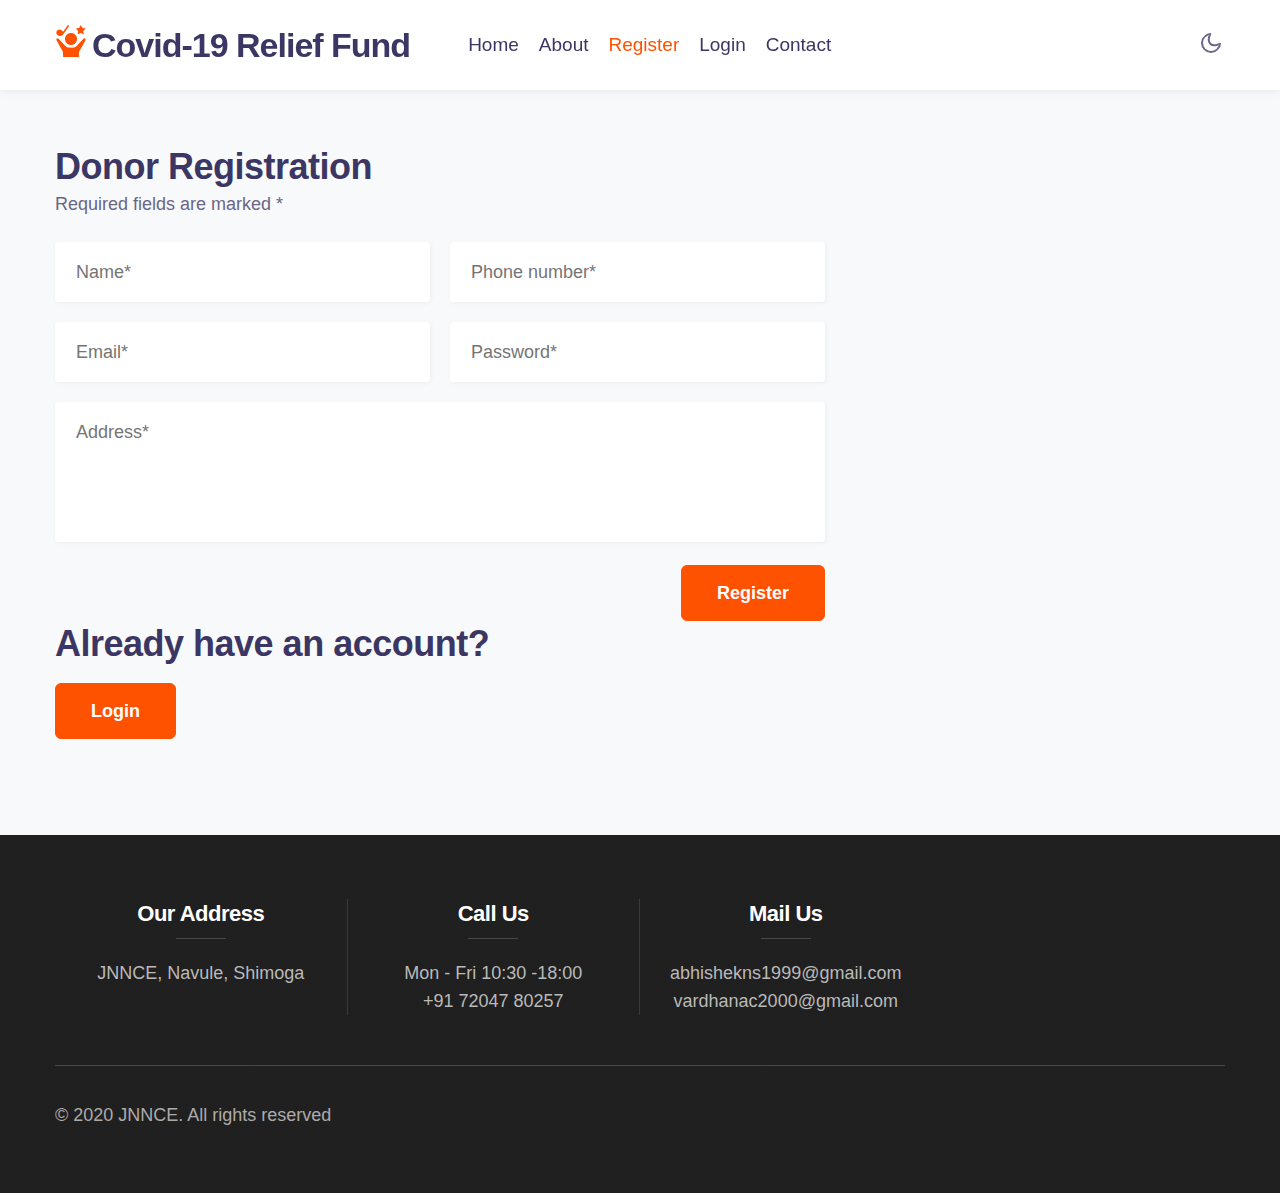
<file: register.html>
<!doctype html>
<html lang="en">
  <head>
    <!-- Required meta tags -->
    <meta charset="utf-8">
    <meta name="viewport" content="width=device-width, initial-scale=1, shrink-to-fit=no">

    <title>Covid-19 Relief Fund</title>

    <!-- <link href="//fonts.googleapis.com/css2?family=DM+Sans:wght@400;700&display=swap" rel="stylesheet"> -->
    
    <!-- Template CSS -->
    <link rel="stylesheet" href="assets/css/style-starter.css">
  </head>
  <body>
<!--header-->
<header id="site-header" class="fixed-top">
  <div class="container">
    <nav class="navbar navbar-expand-lg stroke">
      <h1><a class="navbar-brand mr-lg-5" href="index.html">
        <img src="assets/images/logo.png" alt="Your logo" title="Your logo" />Covid-19 Relief Fund
        </a></h1>
      <!-- if logo is image enable this   
    <a class="navbar-brand" href="#index.html">
        <img src="image-path" alt="Your logo" title="Your logo" style="height:35px;" />
    </a> -->
      <button class="navbar-toggler  collapsed bg-gradient" type="button" data-toggle="collapse"
        data-target="#navbarTogglerDemo02" aria-controls="navbarTogglerDemo02" aria-expanded="false"
        aria-label="Toggle navigation">
        <span class="navbar-toggler-icon fa icon-expand fa-bars"></span>
        <span class="navbar-toggler-icon fa icon-close fa-times"></span>
        </span>
      </button>

      <div class="collapse navbar-collapse" id="navbarTogglerDemo02">
        <ul class="navbar-nav w-100">
          <li class="nav-item @@home__active">
            <a class="nav-link" href="index.html">Home <span class="sr-only">(current)</span></a>
          </li>
          <li class="nav-item @@about__active">
            <a class="nav-link" href="about.html">About</a>
          </li>
          <li class="nav-item active">
            <a class="nav-link" href="register.html">Register</a>
          </li>
          <li class="nav-item @@causes__active">
            <a class="nav-link" href="login.html">Login</a>
          </li>
          <li class="nav-item @@contact__active">
            <a class="nav-link" href="contact.html">Contact</a>
          </li>
          </ul>
      </div>
      <!-- toggle switch for light and dark theme -->
      <div class="mobile-position">
        <nav class="navigation">
          <div class="theme-switch-wrapper">
            <label class="theme-switch" for="checkbox">
              <input type="checkbox" id="checkbox">
              <div class="mode-container">
                <i class="gg-sun"></i>
                <i class="gg-moon"></i>
              </div>
            </label>
          </div>
        </nav>
      </div>
      <!-- //toggle switch for light and dark theme -->
    </nav>
  </div>
</header>

<script src="https://code.jquery.com/jquery-3.5.1.min.js"></script>
<script>
$(document).ready(function()  //web page is loaded
{
 $("#signup").click(function()  //when signup button is clicked
{
   email=$("#email").val();
   psw=$("#pass").val();
   name=$("#name").val();
   pno=$("#phone").val();
   addr=$("#address").val();
   $.post( "register.php", { email:email,psw:psw,name:name,pno:pno,addr:addr }).done(function( data ) 
{ 
  alert(data);
  if(data!="Specified email already exists")
      location.replace("login.html");
}); 

});


});

</script>


<br/>
<br/>
<!-- contacts -->
<section class="w3l-contact-7 py-5" id="contact">
    <div class="contacts-9 py-lg-5 py-md-4">
        <div class="container">
            <div class="top-map">
                <div class="row map-content-9">
                    <div class="col-lg-8">
                        <h3 class="title-big">Donor Registration</h3>
                        <p class="mb-4 mt-lg-0 mt-2">Required fields are marked *</p>
                        <form action="" method="post" class="text-right">
                            <div class="form-grid"> 
                                <input type="text" name="name" id="name" placeholder="Name*" required="">
                                <input type="text" name="phone" id="phone" placeholder="Phone number*"
                                    required="">
                                <input type="email" name="email" id="email" placeholder="Email*" required="">
                                <input type="password" name="pass" id="pass" placeholder="Password*" required="">
                            </div>
                            <textarea name="address" id="address" placeholder="Address*"></textarea>
                            <button type="button" id="signup" class="btn btn-primary btn-style mt-3">Register</button>
                        </form>

                        <div>
                          <h3 class="title-big">Already have an account?</h3> 
                          <a href="login.html"> <button class="btn btn-primary btn-style mt-3">Login</button></a>
                        </div>
                    </div>
                </div>
            </div>
        </div>
    </div>
</section>
<!-- footer 14 -->
<div class="w3l-footer-main">
  <div class="w3l-sub-footer-content">
      <!-- Footers-14 -->
      <footer class="footer-14">
          <div id="footers14-block">
              <div class="container">
                  <div class="footers20-content">
                      <div class="d-grid grid-col-4 grids-content">
                          <div class="column">
                              <h4>Our Address</h4>
                                <p>JNNCE, Navule, Shimoga</p>
                          </div>
                          <div class="column">
                              <h4>Call Us</h4>
                              <p>Mon - Fri 10:30 -18:00</p>
                              <p><a href="tel:+91-72047-80257">+91 72047 80257</a></p>
                          </div>
                          <div class="column">
                              <h4>Mail Us</h4>
                              <p><a href="mailto:abhishekns1999@gmail.com">abhishekns1999@gmail.com</a></p>
                              <p><a href="mailto:vardhanac2000@gmail.com">vardhanac2000@gmail.com</a></p>
                          </div>
                      </div>
                  </div>
                  <div class="footers14-bottom d-flex">
                      <div class="copyright">
                          <p>© 2020 JNNCE. All rights reserved</p>
                      </div>
                  </div>
              </div>
          </div>
          <!-- move top -->
          <button onclick="topFunction()" id="movetop" title="Go to top">
              &uarr;
          </button>
          <script>
              // When the user scrolls down 20px from the top of the document, show the button
              window.onscroll = function () {
                  scrollFunction()
              };

              function scrollFunction() {
                  if (document.body.scrollTop > 20 || document.documentElement.scrollTop > 20) {
                      document.getElementById("movetop").style.display = "block";
                  } else {
                      document.getElementById("movetop").style.display = "none";
                  }
              }

              // When the user clicks on the button, scroll to the top of the document
              function topFunction() {
                  document.body.scrollTop = 0;
                  document.documentElement.scrollTop = 0;
              }
          </script>
          <!-- /move top -->

      </footer>
      <!-- Footers-14 -->
  </div>
</div>
<!-- //footer 14 -->

<script src="assets/js/jquery-3.3.1.min.js"></script> <!-- Common jquery plugin -->

<script src="assets/js/theme-change.js"></script><!-- theme switch js (light and dark)-->
<script src="assets/js/owl.carousel.js"></script>

<!-- script for banner slider-->
<script>
  $(document).ready(function () {
    $('.owl-one').owlCarousel({
      loop: true,
      dots: false,
      margin: 0,
      nav: true,
      responsiveClass: true,
      autoplay: true,
      autoplayTimeout: 5000,
      autoplaySpeed: 1000,
      autoplayHoverPause: false,
      responsive: {
        0: {
          items: 1
        },
        480: {
          items: 1
        },
        667: {
          items: 1
        },
        1000: {
          items: 1
        }
      }
    })
  })
</script>
<!-- //script -->

<!-- script for tesimonials carousel slider -->
<script>
  $(document).ready(function () {
    $("#owl-demo1").owlCarousel({
      loop: true,
      margin: 20,
      nav: false,
      responsiveClass: true,
      responsive: {
        0: {
          items: 1
        },
        736: {
          items: 1
        },
        1000: {
          items: 2,
          loop: false
        }
      }
    })
  })
</script>
<!-- //script for tesimonials carousel slider -->

<script src="assets/js/counter.js"></script>

<!--/MENU-JS-->
<script>
  $(window).on("scroll", function () {
    var scroll = $(window).scrollTop();

    if (scroll >= 80) {
      $("#site-header").addClass("nav-fixed");
    } else {
      $("#site-header").removeClass("nav-fixed");
    }
  });

  //Main navigation Active Class Add Remove
  $(".navbar-toggler").on("click", function () {
    $("header").toggleClass("active");
  });
  $(document).on("ready", function () {
    if ($(window).width() > 991) {
      $("header").removeClass("active");
    }
    $(window).on("resize", function () {
      if ($(window).width() > 991) {
        $("header").removeClass("active");
      }
    });
  });
</script>
<!--//MENU-JS-->

<!-- disable body scroll which navbar is in active -->
<script>
  $(function () {
    $('.navbar-toggler').click(function () {
      $('body').toggleClass('noscroll');
    })
  });
</script>
<!-- //disable body scroll which navbar is in active -->

<!--bootstrap-->
<script src="assets/js/bootstrap.min.js"></script>
<!-- //bootstrap-->
</body>

</html>
</file>
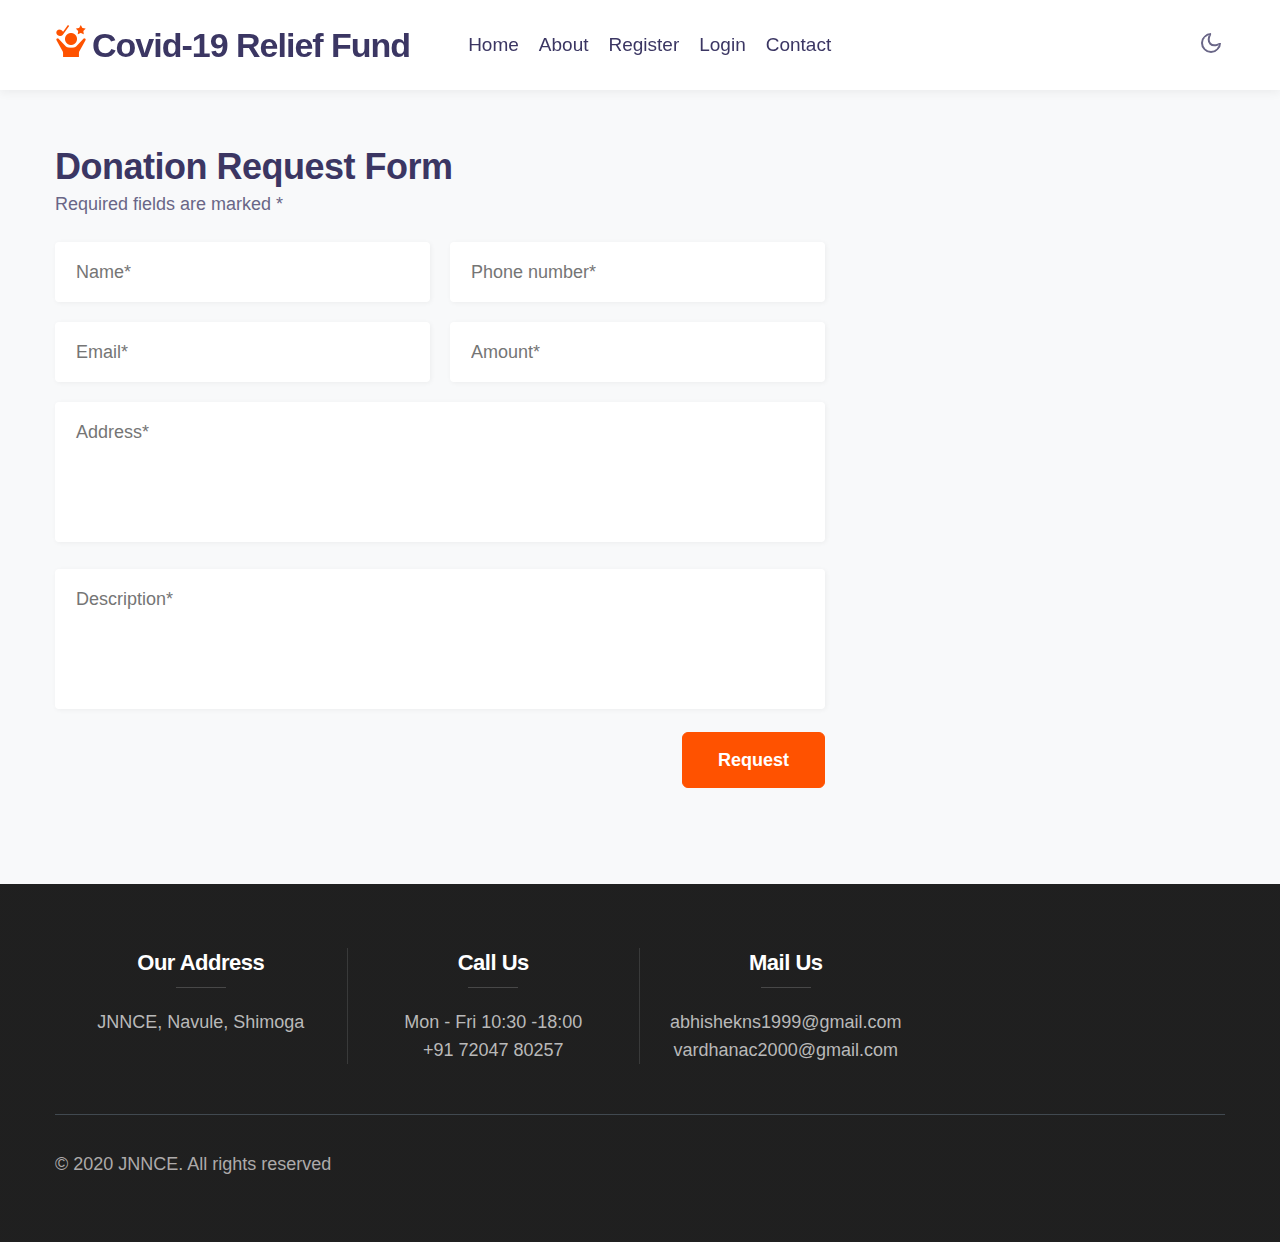
<file: request.html>
<!doctype html>
<html lang="en">
  <head>
    <!-- Required meta tags -->
    <meta charset="utf-8">
    <meta name="viewport" content="width=device-width, initial-scale=1, shrink-to-fit=no">

    <title>Covid-19 Relief Fund</title>

    <!-- <link href="//fonts.googleapis.com/css2?family=DM+Sans:wght@400;700&display=swap" rel="stylesheet"> -->
    
    <!-- Template CSS -->
    <link rel="stylesheet" href="assets/css/style-starter.css">
  </head>
  <body>
<!--header-->
<header id="site-header" class="fixed-top">
  <div class="container">
    <nav class="navbar navbar-expand-lg stroke">
      <h1><a class="navbar-brand mr-lg-5" href="index.html">
        <img src="assets/images/logo.png" alt="Your logo" title="Your logo" />Covid-19 Relief Fund
        </a></h1>
      <!-- if logo is image enable this   
    <a class="navbar-brand" href="#index.html">
        <img src="image-path" alt="Your logo" title="Your logo" style="height:35px;" />
    </a> -->
      <button class="navbar-toggler  collapsed bg-gradient" type="button" data-toggle="collapse"
        data-target="#navbarTogglerDemo02" aria-controls="navbarTogglerDemo02" aria-expanded="false"
        aria-label="Toggle navigation">
        <span class="navbar-toggler-icon fa icon-expand fa-bars"></span>
        <span class="navbar-toggler-icon fa icon-close fa-times"></span>
        </span>
      </button>

      <div class="collapse navbar-collapse" id="navbarTogglerDemo02">
        <ul class="navbar-nav w-100">
          <li class="nav-item @@home__active">
            <a class="nav-link" href="index.html">Home <span class="sr-only">(current)</span></a>
          </li>
          <li class="nav-item @@about__active">
            <a class="nav-link" href="about.html">About</a>
          </li>
          <li class="nav-item @@causes__active">
            <a class="nav-link" href="register.html">Register</a>
          </li>
          <li class="nav-item @@causes__active">
            <a class="nav-link" href="login.html">Login</a>
          </li>
          <li class="nav-item @@contact__active">
            <a class="nav-link" href="contact.html">Contact</a>
          </li>
          </ul>
      </div>
      <!-- toggle switch for light and dark theme -->
      <div class="mobile-position">
        <nav class="navigation">
          <div class="theme-switch-wrapper">
            <label class="theme-switch" for="checkbox">
              <input type="checkbox" id="checkbox">
              <div class="mode-container">
                <i class="gg-sun"></i>
                <i class="gg-moon"></i>
              </div>
            </label>
          </div>
        </nav>
      </div>
      <!-- //toggle switch for light and dark theme -->
    </nav>
  </div>
</header>
<!-- banner bottom shape -->
<div class="position-relative">
    <div class="shape overflow-hidden">
        <svg viewBox="0 0 2880 48" fill="none" xmlns="http://www.w3.org/2000/svg">
            <path d="M0 48H1437.5H2880V0H2160C1442.5 52 720 0 720 0H0V48Z" fill="currentColor"></path>
        </svg>
    </div>
</div>
<br/>
<br/>
<!-- contacts -->
<section class="w3l-contact-7 py-5" id="contact">
    <div class="contacts-9 py-lg-5 py-md-4">
        <div class="container">
            <div class="top-map">
                <div class="row map-content-9">
                    <div class="col-lg-8">
                        <h3 class="title-big">Donation Request Form</h3>
                        <p class="mb-4 mt-lg-0 mt-2">Required fields are marked *</p>
                        <form action="" method="post" class="text-right">
                            <div class="form-grid"> 
                                <input type="text" name="name" id="name" placeholder="Name*" required="">
                                <input type="text" name="phone" id="phone" placeholder="Phone number*"
                                    required="">
                                <input type="email" name="email" id="email" placeholder="Email*" required="">
                                <input type="text" name="amount" id="amount" placeholder="Amount*" required="">
                            </div>
                            <textarea name="address" id="address" placeholder="Address*"></textarea>
                            <textarea name="desc" id="desc" placeholder="Description*"></textarea>
                            <button type="submit" class="btn btn-primary btn-style mt-3">Request</button>
                        </form>
                    </div>
                </div>
            </div>
        </div>
    </div>
</section>
<!-- footer 14 -->
<div class="w3l-footer-main">
  <div class="w3l-sub-footer-content">
      <!-- Footers-14 -->
      <footer class="footer-14">
          <div id="footers14-block">
              <div class="container">
                  <div class="footers20-content">
                      <div class="d-grid grid-col-4 grids-content">
                          <div class="column">
                              <h4>Our Address</h4>
                                <p>JNNCE, Navule, Shimoga</p>
                          </div>
                          <div class="column">
                              <h4>Call Us</h4>
                              <p>Mon - Fri 10:30 -18:00</p>
                              <p><a href="tel:+91-72047-80257">+91 72047 80257</a></p>
                          </div>
                          <div class="column">
                              <h4>Mail Us</h4>
                              <p><a href="mailto:abhishekns1999@gmail.com">abhishekns1999@gmail.com</a></p>
                              <p><a href="mailto:vardhanac2000@gmail.com">vardhanac2000@gmail.com</a></p>
                          </div>
                      </div>
                  </div>
                  <div class="footers14-bottom d-flex">
                      <div class="copyright">
                          <p>© 2020 JNNCE. All rights reserved</p>
                      </div>
                  </div>
              </div>
          </div>
          <!-- move top -->
          <button onclick="topFunction()" id="movetop" title="Go to top">
              &uarr;
          </button>
          <script>
              // When the user scrolls down 20px from the top of the document, show the button
              window.onscroll = function () {
                  scrollFunction()
              };

              function scrollFunction() {
                  if (document.body.scrollTop > 20 || document.documentElement.scrollTop > 20) {
                      document.getElementById("movetop").style.display = "block";
                  } else {
                      document.getElementById("movetop").style.display = "none";
                  }
              }

              // When the user clicks on the button, scroll to the top of the document
              function topFunction() {
                  document.body.scrollTop = 0;
                  document.documentElement.scrollTop = 0;
              }
          </script>
          <!-- /move top -->

      </footer>
      <!-- Footers-14 -->
  </div>
</div>
<!-- //footer 14 -->

<script src="assets/js/jquery-3.3.1.min.js"></script> <!-- Common jquery plugin -->

<script src="assets/js/theme-change.js"></script><!-- theme switch js (light and dark)-->
<script src="assets/js/owl.carousel.js"></script>

<!-- script for banner slider-->
<script>
  $(document).ready(function () {
    $('.owl-one').owlCarousel({
      loop: true,
      dots: false,
      margin: 0,
      nav: true,
      responsiveClass: true,
      autoplay: true,
      autoplayTimeout: 5000,
      autoplaySpeed: 1000,
      autoplayHoverPause: false,
      responsive: {
        0: {
          items: 1
        },
        480: {
          items: 1
        },
        667: {
          items: 1
        },
        1000: {
          items: 1
        }
      }
    })
  })
</script>
<!-- //script -->

<!-- script for tesimonials carousel slider -->
<script>
  $(document).ready(function () {
    $("#owl-demo1").owlCarousel({
      loop: true,
      margin: 20,
      nav: false,
      responsiveClass: true,
      responsive: {
        0: {
          items: 1
        },
        736: {
          items: 1
        },
        1000: {
          items: 2,
          loop: false
        }
      }
    })
  })
</script>
<!-- //script for tesimonials carousel slider -->

<script src="assets/js/counter.js"></script>

<!--/MENU-JS-->
<script>
  $(window).on("scroll", function () {
    var scroll = $(window).scrollTop();

    if (scroll >= 80) {
      $("#site-header").addClass("nav-fixed");
    } else {
      $("#site-header").removeClass("nav-fixed");
    }
  });

  //Main navigation Active Class Add Remove
  $(".navbar-toggler").on("click", function () {
    $("header").toggleClass("active");
  });
  $(document).on("ready", function () {
    if ($(window).width() > 991) {
      $("header").removeClass("active");
    }
    $(window).on("resize", function () {
      if ($(window).width() > 991) {
        $("header").removeClass("active");
      }
    });
  });
</script>
<!--//MENU-JS-->

<!-- disable body scroll which navbar is in active -->
<script>
  $(function () {
    $('.navbar-toggler').click(function () {
      $('body').toggleClass('noscroll');
    })
  });
</script>
<!-- //disable body scroll which navbar is in active -->

<!--bootstrap-->
<script src="assets/js/bootstrap.min.js"></script>
<!-- //bootstrap-->
</body>

</html>
</file>
<file: assets/css/style-starter.css>
@charset "UTF-8";
/*--
Author: W3layouts
Author URL: http://w3layouts.com
--*/
/*!
 * Bootstrap v4.4.1 (https://getbootstrap.com/)
 * Copyright 2011-2019 The Bootstrap Authors
 * Copyright 2011-2019 Twitter, Inc.
 * Licensed under MIT (https://github.com/twbs/bootstrap/blob/master/LICENSE)
 */
:root {
  --blue: #007bff;
  --indigo: #6610f2;
  --purple: #6f42c1;
  --pink: #e83e8c;
  --red: #dc3545;
  --orange: #fd7e14;
  --yellow: #ffc107;
  --green: #28a745;
  --teal: #20c997;
  --cyan: #17a2b8;
  --white: #fff;
  --gray: #6c757d;
  --gray-dark: #343a40;
  --primary: #ff5200;
  --secondary: #6c757d;
  --success: #28a745;
  --info: #17a2b8;
  --warning: #ffc107;
  --danger: #dc3545;
  --light: #f8f9fa;
  --dark: #343a40;
  --breakpoint-xs: 0;
  --breakpoint-sm: 576px;
  --breakpoint-md: 768px;
  --breakpoint-lg: 992px;
  --breakpoint-xl: 1200px;
  --font-family-sans-serif: -apple-system, BlinkMacSystemFont, "Segoe UI", Roboto, "Helvetica Neue", Arial, "Noto Sans", sans-serif, "Apple Color Emoji", "Segoe UI Emoji", "Segoe UI Symbol", "Noto Color Emoji";
  --font-family-monospace: SFMono-Regular, Menlo, Monaco, Consolas, "Liberation Mono", "Courier New", monospace; }

*,
*::before,
*::after {
  box-sizing: border-box; }

html {
  font-family: sans-serif;
  line-height: 1.15;
  -webkit-text-size-adjust: 100%;
  -webkit-tap-highlight-color: rgba(0, 0, 0, 0); }

article, aside, figcaption, figure, footer, header, hgroup, main, nav, section {
  display: block; }

body {
  margin: 0;
  font-family: -apple-system, BlinkMacSystemFont, "Segoe UI", Roboto, "Helvetica Neue", Arial, "Noto Sans", sans-serif, "Apple Color Emoji", "Segoe UI Emoji", "Segoe UI Symbol", "Noto Color Emoji";
  font-size: 1rem;
  font-weight: 400;
  line-height: 1.5;
  color: #212529;
  text-align: left;
  background-color: #fff; }

[tabindex="-1"]:focus:not(:focus-visible) {
  outline: 0 !important; }

hr {
  box-sizing: content-box;
  height: 0;
  overflow: visible; }

h1, h2, h3, h4, h5, h6 {
  margin-top: 0;
  margin-bottom: 0.5rem; }

p {
  margin-top: 0;
  margin-bottom: 1rem; }

abbr[title],
abbr[data-original-title] {
  text-decoration: underline;
  -webkit-text-decoration: underline dotted;
          text-decoration: underline dotted;
  cursor: help;
  border-bottom: 0;
  -webkit-text-decoration-skip-ink: none;
          text-decoration-skip-ink: none; }

address {
  margin-bottom: 1rem;
  font-style: normal;
  line-height: inherit; }

ol,
ul,
dl {
  margin-top: 0;
  margin-bottom: 1rem; }

ol ol,
ul ul,
ol ul,
ul ol {
  margin-bottom: 0; }

dt {
  font-weight: 700; }

dd {
  margin-bottom: .5rem;
  margin-left: 0; }

blockquote {
  margin: 0 0 1rem; }

b,
strong {
  font-weight: bolder; }

small {
  font-size: 80%; }

sub,
sup {
  position: relative;
  font-size: 75%;
  line-height: 0;
  vertical-align: baseline; }

sub {
  bottom: -.25em; }

sup {
  top: -.5em; }

a {
  color: #ff5200;
  text-decoration: none;
  background-color: transparent; }
  a:hover {
    color: #b33900;
    text-decoration: underline; }

a:not([href]) {
  color: inherit;
  text-decoration: none; }
  a:not([href]):hover {
    color: inherit;
    text-decoration: none; }

pre,
code,
kbd,
samp {
  font-family: SFMono-Regular, Menlo, Monaco, Consolas, "Liberation Mono", "Courier New", monospace;
  font-size: 1em; }

pre {
  margin-top: 0;
  margin-bottom: 1rem;
  overflow: auto; }

figure {
  margin: 0 0 1rem; }

img {
  vertical-align: middle;
  border-style: none; }

svg {
  overflow: hidden;
  vertical-align: middle; }

table {
  border-collapse: collapse; }

caption {
  padding-top: 0.75rem;
  padding-bottom: 0.75rem;
  color: #6c757d;
  text-align: left;
  caption-side: bottom; }

th {
  text-align: inherit; }

label {
  display: inline-block;
  margin-bottom: 0.5rem; }

button {
  border-radius: 0; }

button:focus {
  outline: 1px dotted;
  outline: 5px auto -webkit-focus-ring-color; }

input,
button,
select,
optgroup,
textarea {
  margin: 0;
  font-family: inherit;
  font-size: inherit;
  line-height: inherit; }

button,
input {
  overflow: visible; }

button,
select {
  text-transform: none; }

select {
  word-wrap: normal; }

button,
[type="button"],
[type="reset"],
[type="submit"] {
  -webkit-appearance: button; }

button:not(:disabled),
[type="button"]:not(:disabled),
[type="reset"]:not(:disabled),
[type="submit"]:not(:disabled) {
  cursor: pointer; }

button::-moz-focus-inner,
[type="button"]::-moz-focus-inner,
[type="reset"]::-moz-focus-inner,
[type="submit"]::-moz-focus-inner {
  padding: 0;
  border-style: none; }

input[type="radio"],
input[type="checkbox"] {
  box-sizing: border-box;
  padding: 0; }

input[type="date"],
input[type="time"],
input[type="datetime-local"],
input[type="month"] {
  -webkit-appearance: listbox; }

textarea {
  overflow: auto;
  resize: vertical; }

fieldset {
  min-width: 0;
  padding: 0;
  margin: 0;
  border: 0; }

legend {
  display: block;
  width: 100%;
  max-width: 100%;
  padding: 0;
  margin-bottom: .5rem;
  font-size: 1.5rem;
  line-height: inherit;
  color: inherit;
  white-space: normal; }
  @media (max-width: 1200px) {
    legend {
      font-size: calc(1.275rem + 0.3vw) ; } }

progress {
  vertical-align: baseline; }

[type="number"]::-webkit-inner-spin-button,
[type="number"]::-webkit-outer-spin-button {
  height: auto; }

[type="search"] {
  outline-offset: -2px;
  -webkit-appearance: none; }

[type="search"]::-webkit-search-decoration {
  -webkit-appearance: none; }

::-webkit-file-upload-button {
  font: inherit;
  -webkit-appearance: button; }

output {
  display: inline-block; }

summary {
  display: list-item;
  cursor: pointer; }

template {
  display: none; }

[hidden] {
  display: none !important; }

h1, h2, h3, h4, h5, h6,
.h1, .h2, .h3, .h4, .h5, .h6 {
  margin-bottom: 0.5rem;
  font-weight: 500;
  line-height: 1.2; }

h1, .h1 {
  font-size: 2.5rem; }
  @media (max-width: 1200px) {
    h1, .h1 {
      font-size: calc(1.375rem + 1.5vw) ; } }

h2, .h2 {
  font-size: 2rem; }
  @media (max-width: 1200px) {
    h2, .h2 {
      font-size: calc(1.325rem + 0.9vw) ; } }

h3, .h3 {
  font-size: 1.75rem; }
  @media (max-width: 1200px) {
    h3, .h3 {
      font-size: calc(1.3rem + 0.6vw) ; } }

h4, .h4 {
  font-size: 1.5rem; }
  @media (max-width: 1200px) {
    h4, .h4 {
      font-size: calc(1.275rem + 0.3vw) ; } }

h5, .h5 {
  font-size: 1.25rem; }

h6, .h6 {
  font-size: 1rem; }

.lead {
  font-size: 1.25rem;
  font-weight: 300; }

.display-1 {
  font-size: 6rem;
  font-weight: 300;
  line-height: 1.2; }
  @media (max-width: 1200px) {
    .display-1 {
      font-size: calc(1.725rem + 5.7vw) ; } }

.display-2 {
  font-size: 5.5rem;
  font-weight: 300;
  line-height: 1.2; }
  @media (max-width: 1200px) {
    .display-2 {
      font-size: calc(1.675rem + 5.1vw) ; } }

.display-3 {
  font-size: 4.5rem;
  font-weight: 300;
  line-height: 1.2; }
  @media (max-width: 1200px) {
    .display-3 {
      font-size: calc(1.575rem + 3.9vw) ; } }

.display-4 {
  font-size: 3.5rem;
  font-weight: 300;
  line-height: 1.2; }
  @media (max-width: 1200px) {
    .display-4 {
      font-size: calc(1.475rem + 2.7vw) ; } }

hr {
  margin-top: 1rem;
  margin-bottom: 1rem;
  border: 0;
  border-top: 1px solid rgba(0, 0, 0, 0.1); }

small,
.small {
  font-size: 80%;
  font-weight: 400; }

mark,
.mark {
  padding: 0.2em;
  background-color: #fcf8e3; }

.list-unstyled {
  padding-left: 0;
  list-style: none; }

.list-inline {
  padding-left: 0;
  list-style: none; }

.list-inline-item {
  display: inline-block; }
  .list-inline-item:not(:last-child) {
    margin-right: 0.5rem; }

.initialism {
  font-size: 90%;
  text-transform: uppercase; }

.blockquote {
  margin-bottom: 1rem;
  font-size: 1.25rem; }

.blockquote-footer {
  display: block;
  font-size: 80%;
  color: #6c757d; }
  .blockquote-footer::before {
    content: "\2014\00A0"; }

.img-fluid {
  max-width: 100%;
  height: auto; }

.img-thumbnail {
  padding: 0.25rem;
  background-color: #fff;
  border: 1px solid #dee2e6;
  border-radius: 0.25rem;
  max-width: 100%;
  height: auto; }

.figure {
  display: inline-block; }

.figure-img {
  margin-bottom: 0.5rem;
  line-height: 1; }

.figure-caption {
  font-size: 90%;
  color: #6c757d; }

code {
  font-size: 87.5%;
  color: #e83e8c;
  word-wrap: break-word; }
  a > code {
    color: inherit; }

kbd {
  padding: 0.2rem 0.4rem;
  font-size: 87.5%;
  color: #fff;
  background-color: #212529;
  border-radius: 0.2rem; }
  kbd kbd {
    padding: 0;
    font-size: 100%;
    font-weight: 700; }

pre {
  display: block;
  font-size: 87.5%;
  color: #212529; }
  pre code {
    font-size: inherit;
    color: inherit;
    word-break: normal; }

.pre-scrollable {
  max-height: 340px;
  overflow-y: scroll; }

.container {
  width: 100%;
  padding-right: 15px;
  padding-left: 15px;
  margin-right: auto;
  margin-left: auto; }
  @media (min-width: 576px) {
    .container {
      max-width: 540px; } }
  @media (min-width: 768px) {
    .container {
      max-width: 720px; } }
  @media (min-width: 992px) {
    .container {
      max-width: 960px; } }
  @media (min-width: 1200px) {
    .container {
      max-width: 1140px; } }

.container-fluid, .container-sm, .container-md, .container-lg, .container-xl {
  width: 100%;
  padding-right: 15px;
  padding-left: 15px;
  margin-right: auto;
  margin-left: auto; }

@media (min-width: 576px) {
  .container, .container-sm {
    max-width: 540px; } }

@media (min-width: 768px) {
  .container, .container-sm, .container-md {
    max-width: 720px; } }

@media (min-width: 992px) {
  .container, .container-sm, .container-md, .container-lg {
    max-width: 960px; } }

@media (min-width: 1200px) {
  .container, .container-sm, .container-md, .container-lg, .container-xl {
    max-width: 1140px; } }

.row {
  display: flex;
  flex-wrap: wrap;
  margin-right: -15px;
  margin-left: -15px; }

.no-gutters {
  margin-right: 0;
  margin-left: 0; }
  .no-gutters > .col,
  .no-gutters > [class*="col-"] {
    padding-right: 0;
    padding-left: 0; }

.col-1, .col-2, .col-3, .col-4, .col-5, .col-6, .col-7, .col-8, .col-9, .col-10, .col-11, .col-12, .col,
.col-auto, .col-sm-1, .col-sm-2, .col-sm-3, .col-sm-4, .col-sm-5, .col-sm-6, .col-sm-7, .col-sm-8, .col-sm-9, .col-sm-10, .col-sm-11, .col-sm-12, .col-sm,
.col-sm-auto, .col-md-1, .col-md-2, .col-md-3, .col-md-4, .col-md-5, .col-md-6, .col-md-7, .col-md-8, .col-md-9, .col-md-10, .col-md-11, .col-md-12, .col-md,
.col-md-auto, .col-lg-1, .col-lg-2, .col-lg-3, .col-lg-4, .col-lg-5, .col-lg-6, .col-lg-7, .col-lg-8, .col-lg-9, .col-lg-10, .col-lg-11, .col-lg-12, .col-lg,
.col-lg-auto, .col-xl-1, .col-xl-2, .col-xl-3, .col-xl-4, .col-xl-5, .col-xl-6, .col-xl-7, .col-xl-8, .col-xl-9, .col-xl-10, .col-xl-11, .col-xl-12, .col-xl,
.col-xl-auto {
  position: relative;
  width: 100%;
  padding-right: 15px;
  padding-left: 15px; }

.col {
  flex-basis: 0;
  flex-grow: 1;
  max-width: 100%; }

.row-cols-1 > * {
  flex: 0 0 100%;
  max-width: 100%; }

.row-cols-2 > * {
  flex: 0 0 50%;
  max-width: 50%; }

.row-cols-3 > * {
  flex: 0 0 33.33333%;
  max-width: 33.33333%; }

.row-cols-4 > * {
  flex: 0 0 25%;
  max-width: 25%; }

.row-cols-5 > * {
  flex: 0 0 20%;
  max-width: 20%; }

.row-cols-6 > * {
  flex: 0 0 16.66667%;
  max-width: 16.66667%; }

.col-auto {
  flex: 0 0 auto;
  width: auto;
  max-width: 100%; }

.col-1 {
  flex: 0 0 8.33333%;
  max-width: 8.33333%; }

.col-2 {
  flex: 0 0 16.66667%;
  max-width: 16.66667%; }

.col-3 {
  flex: 0 0 25%;
  max-width: 25%; }

.col-4 {
  flex: 0 0 33.33333%;
  max-width: 33.33333%; }

.col-5 {
  flex: 0 0 41.66667%;
  max-width: 41.66667%; }

.col-6 {
  flex: 0 0 50%;
  max-width: 50%; }

.col-7 {
  flex: 0 0 58.33333%;
  max-width: 58.33333%; }

.col-8 {
  flex: 0 0 66.66667%;
  max-width: 66.66667%; }

.col-9 {
  flex: 0 0 75%;
  max-width: 75%; }

.col-10 {
  flex: 0 0 83.33333%;
  max-width: 83.33333%; }

.col-11 {
  flex: 0 0 91.66667%;
  max-width: 91.66667%; }

.col-12 {
  flex: 0 0 100%;
  max-width: 100%; }

.order-first {
  order: -1; }

.order-last {
  order: 13; }

.order-0 {
  order: 0; }

.order-1 {
  order: 1; }

.order-2 {
  order: 2; }

.order-3 {
  order: 3; }

.order-4 {
  order: 4; }

.order-5 {
  order: 5; }

.order-6 {
  order: 6; }

.order-7 {
  order: 7; }

.order-8 {
  order: 8; }

.order-9 {
  order: 9; }

.order-10 {
  order: 10; }

.order-11 {
  order: 11; }

.order-12 {
  order: 12; }

.offset-1 {
  margin-left: 8.33333%; }

.offset-2 {
  margin-left: 16.66667%; }

.offset-3 {
  margin-left: 25%; }

.offset-4 {
  margin-left: 33.33333%; }

.offset-5 {
  margin-left: 41.66667%; }

.offset-6 {
  margin-left: 50%; }

.offset-7 {
  margin-left: 58.33333%; }

.offset-8 {
  margin-left: 66.66667%; }

.offset-9 {
  margin-left: 75%; }

.offset-10 {
  margin-left: 83.33333%; }

.offset-11 {
  margin-left: 91.66667%; }

@media (min-width: 576px) {
  .col-sm {
    flex-basis: 0;
    flex-grow: 1;
    max-width: 100%; }
  .row-cols-sm-1 > * {
    flex: 0 0 100%;
    max-width: 100%; }
  .row-cols-sm-2 > * {
    flex: 0 0 50%;
    max-width: 50%; }
  .row-cols-sm-3 > * {
    flex: 0 0 33.33333%;
    max-width: 33.33333%; }
  .row-cols-sm-4 > * {
    flex: 0 0 25%;
    max-width: 25%; }
  .row-cols-sm-5 > * {
    flex: 0 0 20%;
    max-width: 20%; }
  .row-cols-sm-6 > * {
    flex: 0 0 16.66667%;
    max-width: 16.66667%; }
  .col-sm-auto {
    flex: 0 0 auto;
    width: auto;
    max-width: 100%; }
  .col-sm-1 {
    flex: 0 0 8.33333%;
    max-width: 8.33333%; }
  .col-sm-2 {
    flex: 0 0 16.66667%;
    max-width: 16.66667%; }
  .col-sm-3 {
    flex: 0 0 25%;
    max-width: 25%; }
  .col-sm-4 {
    flex: 0 0 33.33333%;
    max-width: 33.33333%; }
  .col-sm-5 {
    flex: 0 0 41.66667%;
    max-width: 41.66667%; }
  .col-sm-6 {
    flex: 0 0 50%;
    max-width: 50%; }
  .col-sm-7 {
    flex: 0 0 58.33333%;
    max-width: 58.33333%; }
  .col-sm-8 {
    flex: 0 0 66.66667%;
    max-width: 66.66667%; }
  .col-sm-9 {
    flex: 0 0 75%;
    max-width: 75%; }
  .col-sm-10 {
    flex: 0 0 83.33333%;
    max-width: 83.33333%; }
  .col-sm-11 {
    flex: 0 0 91.66667%;
    max-width: 91.66667%; }
  .col-sm-12 {
    flex: 0 0 100%;
    max-width: 100%; }
  .order-sm-first {
    order: -1; }
  .order-sm-last {
    order: 13; }
  .order-sm-0 {
    order: 0; }
  .order-sm-1 {
    order: 1; }
  .order-sm-2 {
    order: 2; }
  .order-sm-3 {
    order: 3; }
  .order-sm-4 {
    order: 4; }
  .order-sm-5 {
    order: 5; }
  .order-sm-6 {
    order: 6; }
  .order-sm-7 {
    order: 7; }
  .order-sm-8 {
    order: 8; }
  .order-sm-9 {
    order: 9; }
  .order-sm-10 {
    order: 10; }
  .order-sm-11 {
    order: 11; }
  .order-sm-12 {
    order: 12; }
  .offset-sm-0 {
    margin-left: 0; }
  .offset-sm-1 {
    margin-left: 8.33333%; }
  .offset-sm-2 {
    margin-left: 16.66667%; }
  .offset-sm-3 {
    margin-left: 25%; }
  .offset-sm-4 {
    margin-left: 33.33333%; }
  .offset-sm-5 {
    margin-left: 41.66667%; }
  .offset-sm-6 {
    margin-left: 50%; }
  .offset-sm-7 {
    margin-left: 58.33333%; }
  .offset-sm-8 {
    margin-left: 66.66667%; }
  .offset-sm-9 {
    margin-left: 75%; }
  .offset-sm-10 {
    margin-left: 83.33333%; }
  .offset-sm-11 {
    margin-left: 91.66667%; } }

@media (min-width: 768px) {
  .col-md {
    flex-basis: 0;
    flex-grow: 1;
    max-width: 100%; }
  .row-cols-md-1 > * {
    flex: 0 0 100%;
    max-width: 100%; }
  .row-cols-md-2 > * {
    flex: 0 0 50%;
    max-width: 50%; }
  .row-cols-md-3 > * {
    flex: 0 0 33.33333%;
    max-width: 33.33333%; }
  .row-cols-md-4 > * {
    flex: 0 0 25%;
    max-width: 25%; }
  .row-cols-md-5 > * {
    flex: 0 0 20%;
    max-width: 20%; }
  .row-cols-md-6 > * {
    flex: 0 0 16.66667%;
    max-width: 16.66667%; }
  .col-md-auto {
    flex: 0 0 auto;
    width: auto;
    max-width: 100%; }
  .col-md-1 {
    flex: 0 0 8.33333%;
    max-width: 8.33333%; }
  .col-md-2 {
    flex: 0 0 16.66667%;
    max-width: 16.66667%; }
  .col-md-3 {
    flex: 0 0 25%;
    max-width: 25%; }
  .col-md-4 {
    flex: 0 0 33.33333%;
    max-width: 33.33333%; }
  .col-md-5 {
    flex: 0 0 41.66667%;
    max-width: 41.66667%; }
  .col-md-6 {
    flex: 0 0 50%;
    max-width: 50%; }
  .col-md-7 {
    flex: 0 0 58.33333%;
    max-width: 58.33333%; }
  .col-md-8 {
    flex: 0 0 66.66667%;
    max-width: 66.66667%; }
  .col-md-9 {
    flex: 0 0 75%;
    max-width: 75%; }
  .col-md-10 {
    flex: 0 0 83.33333%;
    max-width: 83.33333%; }
  .col-md-11 {
    flex: 0 0 91.66667%;
    max-width: 91.66667%; }
  .col-md-12 {
    flex: 0 0 100%;
    max-width: 100%; }
  .order-md-first {
    order: -1; }
  .order-md-last {
    order: 13; }
  .order-md-0 {
    order: 0; }
  .order-md-1 {
    order: 1; }
  .order-md-2 {
    order: 2; }
  .order-md-3 {
    order: 3; }
  .order-md-4 {
    order: 4; }
  .order-md-5 {
    order: 5; }
  .order-md-6 {
    order: 6; }
  .order-md-7 {
    order: 7; }
  .order-md-8 {
    order: 8; }
  .order-md-9 {
    order: 9; }
  .order-md-10 {
    order: 10; }
  .order-md-11 {
    order: 11; }
  .order-md-12 {
    order: 12; }
  .offset-md-0 {
    margin-left: 0; }
  .offset-md-1 {
    margin-left: 8.33333%; }
  .offset-md-2 {
    margin-left: 16.66667%; }
  .offset-md-3 {
    margin-left: 25%; }
  .offset-md-4 {
    margin-left: 33.33333%; }
  .offset-md-5 {
    margin-left: 41.66667%; }
  .offset-md-6 {
    margin-left: 50%; }
  .offset-md-7 {
    margin-left: 58.33333%; }
  .offset-md-8 {
    margin-left: 66.66667%; }
  .offset-md-9 {
    margin-left: 75%; }
  .offset-md-10 {
    margin-left: 83.33333%; }
  .offset-md-11 {
    margin-left: 91.66667%; } }

@media (min-width: 992px) {
  .col-lg {
    flex-basis: 0;
    flex-grow: 1;
    max-width: 100%; }
  .row-cols-lg-1 > * {
    flex: 0 0 100%;
    max-width: 100%; }
  .row-cols-lg-2 > * {
    flex: 0 0 50%;
    max-width: 50%; }
  .row-cols-lg-3 > * {
    flex: 0 0 33.33333%;
    max-width: 33.33333%; }
  .row-cols-lg-4 > * {
    flex: 0 0 25%;
    max-width: 25%; }
  .row-cols-lg-5 > * {
    flex: 0 0 20%;
    max-width: 20%; }
  .row-cols-lg-6 > * {
    flex: 0 0 16.66667%;
    max-width: 16.66667%; }
  .col-lg-auto {
    flex: 0 0 auto;
    width: auto;
    max-width: 100%; }
  .col-lg-1 {
    flex: 0 0 8.33333%;
    max-width: 8.33333%; }
  .col-lg-2 {
    flex: 0 0 16.66667%;
    max-width: 16.66667%; }
  .col-lg-3 {
    flex: 0 0 25%;
    max-width: 25%; }
  .col-lg-4 {
    flex: 0 0 33.33333%;
    max-width: 33.33333%; }
  .col-lg-5 {
    flex: 0 0 41.66667%;
    max-width: 41.66667%; }
  .col-lg-6 {
    flex: 0 0 50%;
    max-width: 50%; }
  .col-lg-7 {
    flex: 0 0 58.33333%;
    max-width: 58.33333%; }
  .col-lg-8 {
    flex: 0 0 66.66667%;
    max-width: 66.66667%; }
  .col-lg-9 {
    flex: 0 0 75%;
    max-width: 75%; }
  .col-lg-10 {
    flex: 0 0 83.33333%;
    max-width: 83.33333%; }
  .col-lg-11 {
    flex: 0 0 91.66667%;
    max-width: 91.66667%; }
  .col-lg-12 {
    flex: 0 0 100%;
    max-width: 100%; }
  .order-lg-first {
    order: -1; }
  .order-lg-last {
    order: 13; }
  .order-lg-0 {
    order: 0; }
  .order-lg-1 {
    order: 1; }
  .order-lg-2 {
    order: 2; }
  .order-lg-3 {
    order: 3; }
  .order-lg-4 {
    order: 4; }
  .order-lg-5 {
    order: 5; }
  .order-lg-6 {
    order: 6; }
  .order-lg-7 {
    order: 7; }
  .order-lg-8 {
    order: 8; }
  .order-lg-9 {
    order: 9; }
  .order-lg-10 {
    order: 10; }
  .order-lg-11 {
    order: 11; }
  .order-lg-12 {
    order: 12; }
  .offset-lg-0 {
    margin-left: 0; }
  .offset-lg-1 {
    margin-left: 8.33333%; }
  .offset-lg-2 {
    margin-left: 16.66667%; }
  .offset-lg-3 {
    margin-left: 25%; }
  .offset-lg-4 {
    margin-left: 33.33333%; }
  .offset-lg-5 {
    margin-left: 41.66667%; }
  .offset-lg-6 {
    margin-left: 50%; }
  .offset-lg-7 {
    margin-left: 58.33333%; }
  .offset-lg-8 {
    margin-left: 66.66667%; }
  .offset-lg-9 {
    margin-left: 75%; }
  .offset-lg-10 {
    margin-left: 83.33333%; }
  .offset-lg-11 {
    margin-left: 91.66667%; } }

@media (min-width: 1200px) {
  .col-xl {
    flex-basis: 0;
    flex-grow: 1;
    max-width: 100%; }
  .row-cols-xl-1 > * {
    flex: 0 0 100%;
    max-width: 100%; }
  .row-cols-xl-2 > * {
    flex: 0 0 50%;
    max-width: 50%; }
  .row-cols-xl-3 > * {
    flex: 0 0 33.33333%;
    max-width: 33.33333%; }
  .row-cols-xl-4 > * {
    flex: 0 0 25%;
    max-width: 25%; }
  .row-cols-xl-5 > * {
    flex: 0 0 20%;
    max-width: 20%; }
  .row-cols-xl-6 > * {
    flex: 0 0 16.66667%;
    max-width: 16.66667%; }
  .col-xl-auto {
    flex: 0 0 auto;
    width: auto;
    max-width: 100%; }
  .col-xl-1 {
    flex: 0 0 8.33333%;
    max-width: 8.33333%; }
  .col-xl-2 {
    flex: 0 0 16.66667%;
    max-width: 16.66667%; }
  .col-xl-3 {
    flex: 0 0 25%;
    max-width: 25%; }
  .col-xl-4 {
    flex: 0 0 33.33333%;
    max-width: 33.33333%; }
  .col-xl-5 {
    flex: 0 0 41.66667%;
    max-width: 41.66667%; }
  .col-xl-6 {
    flex: 0 0 50%;
    max-width: 50%; }
  .col-xl-7 {
    flex: 0 0 58.33333%;
    max-width: 58.33333%; }
  .col-xl-8 {
    flex: 0 0 66.66667%;
    max-width: 66.66667%; }
  .col-xl-9 {
    flex: 0 0 75%;
    max-width: 75%; }
  .col-xl-10 {
    flex: 0 0 83.33333%;
    max-width: 83.33333%; }
  .col-xl-11 {
    flex: 0 0 91.66667%;
    max-width: 91.66667%; }
  .col-xl-12 {
    flex: 0 0 100%;
    max-width: 100%; }
  .order-xl-first {
    order: -1; }
  .order-xl-last {
    order: 13; }
  .order-xl-0 {
    order: 0; }
  .order-xl-1 {
    order: 1; }
  .order-xl-2 {
    order: 2; }
  .order-xl-3 {
    order: 3; }
  .order-xl-4 {
    order: 4; }
  .order-xl-5 {
    order: 5; }
  .order-xl-6 {
    order: 6; }
  .order-xl-7 {
    order: 7; }
  .order-xl-8 {
    order: 8; }
  .order-xl-9 {
    order: 9; }
  .order-xl-10 {
    order: 10; }
  .order-xl-11 {
    order: 11; }
  .order-xl-12 {
    order: 12; }
  .offset-xl-0 {
    margin-left: 0; }
  .offset-xl-1 {
    margin-left: 8.33333%; }
  .offset-xl-2 {
    margin-left: 16.66667%; }
  .offset-xl-3 {
    margin-left: 25%; }
  .offset-xl-4 {
    margin-left: 33.33333%; }
  .offset-xl-5 {
    margin-left: 41.66667%; }
  .offset-xl-6 {
    margin-left: 50%; }
  .offset-xl-7 {
    margin-left: 58.33333%; }
  .offset-xl-8 {
    margin-left: 66.66667%; }
  .offset-xl-9 {
    margin-left: 75%; }
  .offset-xl-10 {
    margin-left: 83.33333%; }
  .offset-xl-11 {
    margin-left: 91.66667%; } }

.table {
  width: 100%;
  margin-bottom: 1rem;
  color: #212529; }
  .table th,
  .table td {
    padding: 0.75rem;
    vertical-align: top;
    border-top: 1px solid #dee2e6; }
  .table thead th {
    vertical-align: bottom;
    border-bottom: 2px solid #dee2e6; }
  .table tbody + tbody {
    border-top: 2px solid #dee2e6; }

.table-sm th,
.table-sm td {
  padding: 0.3rem; }

.table-bordered {
  border: 1px solid #dee2e6; }
  .table-bordered th,
  .table-bordered td {
    border: 1px solid #dee2e6; }
  .table-bordered thead th,
  .table-bordered thead td {
    border-bottom-width: 2px; }

.table-borderless th,
.table-borderless td,
.table-borderless thead th,
.table-borderless tbody + tbody {
  border: 0; }

.table-striped tbody tr:nth-of-type(odd) {
  background-color: rgba(0, 0, 0, 0.05); }

.table-hover tbody tr:hover {
  color: #212529;
  background-color: rgba(0, 0, 0, 0.075); }

.table-primary,
.table-primary > th,
.table-primary > td {
  background-color: #ffcfb8; }

.table-primary th,
.table-primary td,
.table-primary thead th,
.table-primary tbody + tbody {
  border-color: #ffa57a; }

.table-hover .table-primary:hover {
  background-color: #ffbe9f; }
  .table-hover .table-primary:hover > td,
  .table-hover .table-primary:hover > th {
    background-color: #ffbe9f; }

.table-secondary,
.table-secondary > th,
.table-secondary > td {
  background-color: #d6d8db; }

.table-secondary th,
.table-secondary td,
.table-secondary thead th,
.table-secondary tbody + tbody {
  border-color: #b3b7bb; }

.table-hover .table-secondary:hover {
  background-color: #c8cbcf; }
  .table-hover .table-secondary:hover > td,
  .table-hover .table-secondary:hover > th {
    background-color: #c8cbcf; }

.table-success,
.table-success > th,
.table-success > td {
  background-color: #c3e6cb; }

.table-success th,
.table-success td,
.table-success thead th,
.table-success tbody + tbody {
  border-color: #8fd19e; }

.table-hover .table-success:hover {
  background-color: #b1dfbb; }
  .table-hover .table-success:hover > td,
  .table-hover .table-success:hover > th {
    background-color: #b1dfbb; }

.table-info,
.table-info > th,
.table-info > td {
  background-color: #bee5eb; }

.table-info th,
.table-info td,
.table-info thead th,
.table-info tbody + tbody {
  border-color: #86cfda; }

.table-hover .table-info:hover {
  background-color: #abdde5; }
  .table-hover .table-info:hover > td,
  .table-hover .table-info:hover > th {
    background-color: #abdde5; }

.table-warning,
.table-warning > th,
.table-warning > td {
  background-color: #ffeeba; }

.table-warning th,
.table-warning td,
.table-warning thead th,
.table-warning tbody + tbody {
  border-color: #ffdf7e; }

.table-hover .table-warning:hover {
  background-color: #ffe8a1; }
  .table-hover .table-warning:hover > td,
  .table-hover .table-warning:hover > th {
    background-color: #ffe8a1; }

.table-danger,
.table-danger > th,
.table-danger > td {
  background-color: #f5c6cb; }

.table-danger th,
.table-danger td,
.table-danger thead th,
.table-danger tbody + tbody {
  border-color: #ed969e; }

.table-hover .table-danger:hover {
  background-color: #f1b0b7; }
  .table-hover .table-danger:hover > td,
  .table-hover .table-danger:hover > th {
    background-color: #f1b0b7; }

.table-light,
.table-light > th,
.table-light > td {
  background-color: #fdfdfe; }

.table-light th,
.table-light td,
.table-light thead th,
.table-light tbody + tbody {
  border-color: #fbfcfc; }

.table-hover .table-light:hover {
  background-color: #ececf6; }
  .table-hover .table-light:hover > td,
  .table-hover .table-light:hover > th {
    background-color: #ececf6; }

.table-dark,
.table-dark > th,
.table-dark > td {
  background-color: #c6c8ca; }

.table-dark th,
.table-dark td,
.table-dark thead th,
.table-dark tbody + tbody {
  border-color: #95999c; }

.table-hover .table-dark:hover {
  background-color: #b9bbbe; }
  .table-hover .table-dark:hover > td,
  .table-hover .table-dark:hover > th {
    background-color: #b9bbbe; }

.table-active,
.table-active > th,
.table-active > td {
  background-color: rgba(0, 0, 0, 0.075); }

.table-hover .table-active:hover {
  background-color: rgba(0, 0, 0, 0.075); }
  .table-hover .table-active:hover > td,
  .table-hover .table-active:hover > th {
    background-color: rgba(0, 0, 0, 0.075); }

.table .thead-dark th {
  color: #fff;
  background-color: #343a40;
  border-color: #454d55; }

.table .thead-light th {
  color: #495057;
  background-color: #e9ecef;
  border-color: #dee2e6; }

.table-dark {
  color: #fff;
  background-color: #343a40; }
  .table-dark th,
  .table-dark td,
  .table-dark thead th {
    border-color: #454d55; }
  .table-dark.table-bordered {
    border: 0; }
  .table-dark.table-striped tbody tr:nth-of-type(odd) {
    background-color: rgba(255, 255, 255, 0.05); }
  .table-dark.table-hover tbody tr:hover {
    color: #fff;
    background-color: rgba(255, 255, 255, 0.075); }

@media (max-width: 575.98px) {
  .table-responsive-sm {
    display: block;
    width: 100%;
    overflow-x: auto;
    -webkit-overflow-scrolling: touch; }
    .table-responsive-sm > .table-bordered {
      border: 0; } }

@media (max-width: 767.98px) {
  .table-responsive-md {
    display: block;
    width: 100%;
    overflow-x: auto;
    -webkit-overflow-scrolling: touch; }
    .table-responsive-md > .table-bordered {
      border: 0; } }

@media (max-width: 991.98px) {
  .table-responsive-lg {
    display: block;
    width: 100%;
    overflow-x: auto;
    -webkit-overflow-scrolling: touch; }
    .table-responsive-lg > .table-bordered {
      border: 0; } }

@media (max-width: 1199.98px) {
  .table-responsive-xl {
    display: block;
    width: 100%;
    overflow-x: auto;
    -webkit-overflow-scrolling: touch; }
    .table-responsive-xl > .table-bordered {
      border: 0; } }

.table-responsive {
  display: block;
  width: 100%;
  overflow-x: auto;
  -webkit-overflow-scrolling: touch; }
  .table-responsive > .table-bordered {
    border: 0; }

.form-control {
  display: block;
  width: 100%;
  height: calc(1.5em + 0.75rem + 2px);
  padding: 0.375rem 0.75rem;
  font-size: 1rem;
  font-weight: 400;
  line-height: 1.5;
  color: #495057;
  background-color: #fff;
  background-clip: padding-box;
  border: 1px solid #ced4da;
  border-radius: 0.25rem;
  transition: border-color 0.15s ease-in-out, box-shadow 0.15s ease-in-out; }
  @media (prefers-reduced-motion: reduce) {
    .form-control {
      transition: none; } }
  .form-control::-ms-expand {
    background-color: transparent;
    border: 0; }
  .form-control:-moz-focusring {
    color: transparent;
    text-shadow: 0 0 0 #495057; }
  .form-control:focus {
    color: #495057;
    background-color: #fff;
    border-color: #ffa980;
    outline: 0;
    box-shadow: 0 0 0 0.2rem rgba(255, 82, 0, 0.25); }
  .form-control::-webkit-input-placeholder {
    color: #6c757d;
    opacity: 1; }
  .form-control::-moz-placeholder {
    color: #6c757d;
    opacity: 1; }
  .form-control:-ms-input-placeholder {
    color: #6c757d;
    opacity: 1; }
  .form-control::-ms-input-placeholder {
    color: #6c757d;
    opacity: 1; }
  .form-control::placeholder {
    color: #6c757d;
    opacity: 1; }
  .form-control:disabled, .form-control[readonly] {
    background-color: #e9ecef;
    opacity: 1; }

select.form-control:focus::-ms-value {
  color: #495057;
  background-color: #fff; }

.form-control-file,
.form-control-range {
  display: block;
  width: 100%; }

.col-form-label {
  padding-top: calc(0.375rem + 1px);
  padding-bottom: calc(0.375rem + 1px);
  margin-bottom: 0;
  font-size: inherit;
  line-height: 1.5; }

.col-form-label-lg {
  padding-top: calc(0.5rem + 1px);
  padding-bottom: calc(0.5rem + 1px);
  font-size: 1.25rem;
  line-height: 1.5; }

.col-form-label-sm {
  padding-top: calc(0.25rem + 1px);
  padding-bottom: calc(0.25rem + 1px);
  font-size: 0.875rem;
  line-height: 1.5; }

.form-control-plaintext {
  display: block;
  width: 100%;
  padding: 0.375rem 0;
  margin-bottom: 0;
  font-size: 1rem;
  line-height: 1.5;
  color: #212529;
  background-color: transparent;
  border: solid transparent;
  border-width: 1px 0; }
  .form-control-plaintext.form-control-sm, .form-control-plaintext.form-control-lg {
    padding-right: 0;
    padding-left: 0; }

.form-control-sm {
  height: calc(1.5em + 0.5rem + 2px);
  padding: 0.25rem 0.5rem;
  font-size: 0.875rem;
  line-height: 1.5;
  border-radius: 0.2rem; }

.form-control-lg {
  height: calc(1.5em + 1rem + 2px);
  padding: 0.5rem 1rem;
  font-size: 1.25rem;
  line-height: 1.5;
  border-radius: 0.3rem; }

select.form-control[size], select.form-control[multiple] {
  height: auto; }

textarea.form-control {
  height: auto; }

.form-group {
  margin-bottom: 1rem; }

.form-text {
  display: block;
  margin-top: 0.25rem; }

.form-row {
  display: flex;
  flex-wrap: wrap;
  margin-right: -5px;
  margin-left: -5px; }
  .form-row > .col,
  .form-row > [class*="col-"] {
    padding-right: 5px;
    padding-left: 5px; }

.form-check {
  position: relative;
  display: block;
  padding-left: 1.25rem; }

.form-check-input {
  position: absolute;
  margin-top: 0.3rem;
  margin-left: -1.25rem; }
  .form-check-input[disabled] ~ .form-check-label,
  .form-check-input:disabled ~ .form-check-label {
    color: #6c757d; }

.form-check-label {
  margin-bottom: 0; }

.form-check-inline {
  display: inline-flex;
  align-items: center;
  padding-left: 0;
  margin-right: 0.75rem; }
  .form-check-inline .form-check-input {
    position: static;
    margin-top: 0;
    margin-right: 0.3125rem;
    margin-left: 0; }

.valid-feedback {
  display: none;
  width: 100%;
  margin-top: 0.25rem;
  font-size: 80%;
  color: #28a745; }

.valid-tooltip {
  position: absolute;
  top: 100%;
  z-index: 5;
  display: none;
  max-width: 100%;
  padding: 0.25rem 0.5rem;
  margin-top: .1rem;
  font-size: 0.875rem;
  line-height: 1.5;
  color: #fff;
  background-color: rgba(40, 167, 69, 0.9);
  border-radius: 0.25rem; }

.was-validated :valid ~ .valid-feedback,
.was-validated :valid ~ .valid-tooltip,
.is-valid ~ .valid-feedback,
.is-valid ~ .valid-tooltip {
  display: block; }

.was-validated .form-control:valid, .form-control.is-valid {
  border-color: #28a745;
  padding-right: calc(1.5em + 0.75rem);
  background-image: url("data:image/svg+xml,%3csvg xmlns='http://www.w3.org/2000/svg' width='8' height='8' viewBox='0 0 8 8'%3e%3cpath fill='%2328a745' d='M2.3 6.73L.6 4.53c-.4-1.04.46-1.4 1.1-.8l1.1 1.4 3.4-3.8c.6-.63 1.6-.27 1.2.7l-4 4.6c-.43.5-.8.4-1.1.1z'/%3e%3c/svg%3e");
  background-repeat: no-repeat;
  background-position: right calc(0.375em + 0.1875rem) center;
  background-size: calc(0.75em + 0.375rem) calc(0.75em + 0.375rem); }
  .was-validated .form-control:valid:focus, .form-control.is-valid:focus {
    border-color: #28a745;
    box-shadow: 0 0 0 0.2rem rgba(40, 167, 69, 0.25); }

.was-validated textarea.form-control:valid, textarea.form-control.is-valid {
  padding-right: calc(1.5em + 0.75rem);
  background-position: top calc(0.375em + 0.1875rem) right calc(0.375em + 0.1875rem); }

.was-validated .custom-select:valid, .custom-select.is-valid {
  border-color: #28a745;
  padding-right: calc(0.75em + 2.3125rem);
  background: url("data:image/svg+xml,%3csvg xmlns='http://www.w3.org/2000/svg' width='4' height='5' viewBox='0 0 4 5'%3e%3cpath fill='%23343a40' d='M2 0L0 2h4zm0 5L0 3h4z'/%3e%3c/svg%3e") no-repeat right 0.75rem center/8px 10px, url("data:image/svg+xml,%3csvg xmlns='http://www.w3.org/2000/svg' width='8' height='8' viewBox='0 0 8 8'%3e%3cpath fill='%2328a745' d='M2.3 6.73L.6 4.53c-.4-1.04.46-1.4 1.1-.8l1.1 1.4 3.4-3.8c.6-.63 1.6-.27 1.2.7l-4 4.6c-.43.5-.8.4-1.1.1z'/%3e%3c/svg%3e") #fff no-repeat center right 1.75rem/calc(0.75em + 0.375rem) calc(0.75em + 0.375rem); }
  .was-validated .custom-select:valid:focus, .custom-select.is-valid:focus {
    border-color: #28a745;
    box-shadow: 0 0 0 0.2rem rgba(40, 167, 69, 0.25); }

.was-validated .form-check-input:valid ~ .form-check-label, .form-check-input.is-valid ~ .form-check-label {
  color: #28a745; }

.was-validated .form-check-input:valid ~ .valid-feedback,
.was-validated .form-check-input:valid ~ .valid-tooltip, .form-check-input.is-valid ~ .valid-feedback,
.form-check-input.is-valid ~ .valid-tooltip {
  display: block; }

.was-validated .custom-control-input:valid ~ .custom-control-label, .custom-control-input.is-valid ~ .custom-control-label {
  color: #28a745; }
  .was-validated .custom-control-input:valid ~ .custom-control-label::before, .custom-control-input.is-valid ~ .custom-control-label::before {
    border-color: #28a745; }

.was-validated .custom-control-input:valid:checked ~ .custom-control-label::before, .custom-control-input.is-valid:checked ~ .custom-control-label::before {
  border-color: #34ce57;
  background-color: #34ce57; }

.was-validated .custom-control-input:valid:focus ~ .custom-control-label::before, .custom-control-input.is-valid:focus ~ .custom-control-label::before {
  box-shadow: 0 0 0 0.2rem rgba(40, 167, 69, 0.25); }

.was-validated .custom-control-input:valid:focus:not(:checked) ~ .custom-control-label::before, .custom-control-input.is-valid:focus:not(:checked) ~ .custom-control-label::before {
  border-color: #28a745; }

.was-validated .custom-file-input:valid ~ .custom-file-label, .custom-file-input.is-valid ~ .custom-file-label {
  border-color: #28a745; }

.was-validated .custom-file-input:valid:focus ~ .custom-file-label, .custom-file-input.is-valid:focus ~ .custom-file-label {
  border-color: #28a745;
  box-shadow: 0 0 0 0.2rem rgba(40, 167, 69, 0.25); }

.invalid-feedback {
  display: none;
  width: 100%;
  margin-top: 0.25rem;
  font-size: 80%;
  color: #dc3545; }

.invalid-tooltip {
  position: absolute;
  top: 100%;
  z-index: 5;
  display: none;
  max-width: 100%;
  padding: 0.25rem 0.5rem;
  margin-top: .1rem;
  font-size: 0.875rem;
  line-height: 1.5;
  color: #fff;
  background-color: rgba(220, 53, 69, 0.9);
  border-radius: 0.25rem; }

.was-validated :invalid ~ .invalid-feedback,
.was-validated :invalid ~ .invalid-tooltip,
.is-invalid ~ .invalid-feedback,
.is-invalid ~ .invalid-tooltip {
  display: block; }

.was-validated .form-control:invalid, .form-control.is-invalid {
  border-color: #dc3545;
  padding-right: calc(1.5em + 0.75rem);
  background-image: url("data:image/svg+xml,%3csvg xmlns='http://www.w3.org/2000/svg' width='12' height='12' fill='none' stroke='%23dc3545' viewBox='0 0 12 12'%3e%3ccircle cx='6' cy='6' r='4.5'/%3e%3cpath stroke-linejoin='round' d='M5.8 3.6h.4L6 6.5z'/%3e%3ccircle cx='6' cy='8.2' r='.6' fill='%23dc3545' stroke='none'/%3e%3c/svg%3e");
  background-repeat: no-repeat;
  background-position: right calc(0.375em + 0.1875rem) center;
  background-size: calc(0.75em + 0.375rem) calc(0.75em + 0.375rem); }
  .was-validated .form-control:invalid:focus, .form-control.is-invalid:focus {
    border-color: #dc3545;
    box-shadow: 0 0 0 0.2rem rgba(220, 53, 69, 0.25); }

.was-validated textarea.form-control:invalid, textarea.form-control.is-invalid {
  padding-right: calc(1.5em + 0.75rem);
  background-position: top calc(0.375em + 0.1875rem) right calc(0.375em + 0.1875rem); }

.was-validated .custom-select:invalid, .custom-select.is-invalid {
  border-color: #dc3545;
  padding-right: calc(0.75em + 2.3125rem);
  background: url("data:image/svg+xml,%3csvg xmlns='http://www.w3.org/2000/svg' width='4' height='5' viewBox='0 0 4 5'%3e%3cpath fill='%23343a40' d='M2 0L0 2h4zm0 5L0 3h4z'/%3e%3c/svg%3e") no-repeat right 0.75rem center/8px 10px, url("data:image/svg+xml,%3csvg xmlns='http://www.w3.org/2000/svg' width='12' height='12' fill='none' stroke='%23dc3545' viewBox='0 0 12 12'%3e%3ccircle cx='6' cy='6' r='4.5'/%3e%3cpath stroke-linejoin='round' d='M5.8 3.6h.4L6 6.5z'/%3e%3ccircle cx='6' cy='8.2' r='.6' fill='%23dc3545' stroke='none'/%3e%3c/svg%3e") #fff no-repeat center right 1.75rem/calc(0.75em + 0.375rem) calc(0.75em + 0.375rem); }
  .was-validated .custom-select:invalid:focus, .custom-select.is-invalid:focus {
    border-color: #dc3545;
    box-shadow: 0 0 0 0.2rem rgba(220, 53, 69, 0.25); }

.was-validated .form-check-input:invalid ~ .form-check-label, .form-check-input.is-invalid ~ .form-check-label {
  color: #dc3545; }

.was-validated .form-check-input:invalid ~ .invalid-feedback,
.was-validated .form-check-input:invalid ~ .invalid-tooltip, .form-check-input.is-invalid ~ .invalid-feedback,
.form-check-input.is-invalid ~ .invalid-tooltip {
  display: block; }

.was-validated .custom-control-input:invalid ~ .custom-control-label, .custom-control-input.is-invalid ~ .custom-control-label {
  color: #dc3545; }
  .was-validated .custom-control-input:invalid ~ .custom-control-label::before, .custom-control-input.is-invalid ~ .custom-control-label::before {
    border-color: #dc3545; }

.was-validated .custom-control-input:invalid:checked ~ .custom-control-label::before, .custom-control-input.is-invalid:checked ~ .custom-control-label::before {
  border-color: #e4606d;
  background-color: #e4606d; }

.was-validated .custom-control-input:invalid:focus ~ .custom-control-label::before, .custom-control-input.is-invalid:focus ~ .custom-control-label::before {
  box-shadow: 0 0 0 0.2rem rgba(220, 53, 69, 0.25); }

.was-validated .custom-control-input:invalid:focus:not(:checked) ~ .custom-control-label::before, .custom-control-input.is-invalid:focus:not(:checked) ~ .custom-control-label::before {
  border-color: #dc3545; }

.was-validated .custom-file-input:invalid ~ .custom-file-label, .custom-file-input.is-invalid ~ .custom-file-label {
  border-color: #dc3545; }

.was-validated .custom-file-input:invalid:focus ~ .custom-file-label, .custom-file-input.is-invalid:focus ~ .custom-file-label {
  border-color: #dc3545;
  box-shadow: 0 0 0 0.2rem rgba(220, 53, 69, 0.25); }

.form-inline {
  display: flex;
  flex-flow: row wrap;
  align-items: center; }
  .form-inline .form-check {
    width: 100%; }
  @media (min-width: 576px) {
    .form-inline label {
      display: flex;
      align-items: center;
      justify-content: center;
      margin-bottom: 0; }
    .form-inline .form-group {
      display: flex;
      flex: 0 0 auto;
      flex-flow: row wrap;
      align-items: center;
      margin-bottom: 0; }
    .form-inline .form-control {
      display: inline-block;
      width: auto;
      vertical-align: middle; }
    .form-inline .form-control-plaintext {
      display: inline-block; }
    .form-inline .input-group,
    .form-inline .custom-select {
      width: auto; }
    .form-inline .form-check {
      display: flex;
      align-items: center;
      justify-content: center;
      width: auto;
      padding-left: 0; }
    .form-inline .form-check-input {
      position: relative;
      flex-shrink: 0;
      margin-top: 0;
      margin-right: 0.25rem;
      margin-left: 0; }
    .form-inline .custom-control {
      align-items: center;
      justify-content: center; }
    .form-inline .custom-control-label {
      margin-bottom: 0; } }

.btn {
  display: inline-block;
  font-weight: 400;
  color: #212529;
  text-align: center;
  vertical-align: middle;
  cursor: pointer;
  -webkit-user-select: none;
     -moz-user-select: none;
      -ms-user-select: none;
          user-select: none;
  background-color: transparent;
  border: 1px solid transparent;
  padding: 0.375rem 0.75rem;
  font-size: 1rem;
  line-height: 1.5;
  border-radius: 0.25rem;
  transition: color 0.15s ease-in-out, background-color 0.15s ease-in-out, border-color 0.15s ease-in-out, box-shadow 0.15s ease-in-out; }
  @media (prefers-reduced-motion: reduce) {
    .btn {
      transition: none; } }
  .btn:hover {
    color: #212529;
    text-decoration: none; }
  .btn:focus, .btn.focus {
    outline: 0;
    box-shadow: 0 0 0 0.2rem rgba(255, 82, 0, 0.25); }
  .btn.disabled, .btn:disabled {
    opacity: 0.65; }

a.btn.disabled,
fieldset:disabled a.btn {
  pointer-events: none; }

.btn-primary {
  color: #fff;
  background-color: #ff5200;
  border-color: #ff5200; }
  .btn-primary:hover {
    color: #fff;
    background-color: #d94600;
    border-color: #cc4200; }
  .btn-primary:focus, .btn-primary.focus {
    color: #fff;
    background-color: #d94600;
    border-color: #cc4200;
    box-shadow: 0 0 0 0.2rem rgba(255, 108, 38, 0.5); }
  .btn-primary.disabled, .btn-primary:disabled {
    color: #fff;
    background-color: #ff5200;
    border-color: #ff5200; }
  .btn-primary:not(:disabled):not(.disabled):active, .btn-primary:not(:disabled):not(.disabled).active,
  .show > .btn-primary.dropdown-toggle {
    color: #fff;
    background-color: #cc4200;
    border-color: #bf3e00; }
    .btn-primary:not(:disabled):not(.disabled):active:focus, .btn-primary:not(:disabled):not(.disabled).active:focus,
    .show > .btn-primary.dropdown-toggle:focus {
      box-shadow: 0 0 0 0.2rem rgba(255, 108, 38, 0.5); }

.btn-secondary {
  color: #fff;
  background-color: #6c757d;
  border-color: #6c757d; }
  .btn-secondary:hover {
    color: #fff;
    background-color: #5a6268;
    border-color: #545b62; }
  .btn-secondary:focus, .btn-secondary.focus {
    color: #fff;
    background-color: #5a6268;
    border-color: #545b62;
    box-shadow: 0 0 0 0.2rem rgba(130, 138, 145, 0.5); }
  .btn-secondary.disabled, .btn-secondary:disabled {
    color: #fff;
    background-color: #6c757d;
    border-color: #6c757d; }
  .btn-secondary:not(:disabled):not(.disabled):active, .btn-secondary:not(:disabled):not(.disabled).active,
  .show > .btn-secondary.dropdown-toggle {
    color: #fff;
    background-color: #545b62;
    border-color: #4e555b; }
    .btn-secondary:not(:disabled):not(.disabled):active:focus, .btn-secondary:not(:disabled):not(.disabled).active:focus,
    .show > .btn-secondary.dropdown-toggle:focus {
      box-shadow: 0 0 0 0.2rem rgba(130, 138, 145, 0.5); }

.btn-success {
  color: #fff;
  background-color: #28a745;
  border-color: #28a745; }
  .btn-success:hover {
    color: #fff;
    background-color: #218838;
    border-color: #1e7e34; }
  .btn-success:focus, .btn-success.focus {
    color: #fff;
    background-color: #218838;
    border-color: #1e7e34;
    box-shadow: 0 0 0 0.2rem rgba(72, 180, 97, 0.5); }
  .btn-success.disabled, .btn-success:disabled {
    color: #fff;
    background-color: #28a745;
    border-color: #28a745; }
  .btn-success:not(:disabled):not(.disabled):active, .btn-success:not(:disabled):not(.disabled).active,
  .show > .btn-success.dropdown-toggle {
    color: #fff;
    background-color: #1e7e34;
    border-color: #1c7430; }
    .btn-success:not(:disabled):not(.disabled):active:focus, .btn-success:not(:disabled):not(.disabled).active:focus,
    .show > .btn-success.dropdown-toggle:focus {
      box-shadow: 0 0 0 0.2rem rgba(72, 180, 97, 0.5); }

.btn-info {
  color: #fff;
  background-color: #17a2b8;
  border-color: #17a2b8; }
  .btn-info:hover {
    color: #fff;
    background-color: #138496;
    border-color: #117a8b; }
  .btn-info:focus, .btn-info.focus {
    color: #fff;
    background-color: #138496;
    border-color: #117a8b;
    box-shadow: 0 0 0 0.2rem rgba(58, 176, 195, 0.5); }
  .btn-info.disabled, .btn-info:disabled {
    color: #fff;
    background-color: #17a2b8;
    border-color: #17a2b8; }
  .btn-info:not(:disabled):not(.disabled):active, .btn-info:not(:disabled):not(.disabled).active,
  .show > .btn-info.dropdown-toggle {
    color: #fff;
    background-color: #117a8b;
    border-color: #10707f; }
    .btn-info:not(:disabled):not(.disabled):active:focus, .btn-info:not(:disabled):not(.disabled).active:focus,
    .show > .btn-info.dropdown-toggle:focus {
      box-shadow: 0 0 0 0.2rem rgba(58, 176, 195, 0.5); }

.btn-warning {
  color: #212529;
  background-color: #ffc107;
  border-color: #ffc107; }
  .btn-warning:hover {
    color: #212529;
    background-color: #e0a800;
    border-color: #d39e00; }
  .btn-warning:focus, .btn-warning.focus {
    color: #212529;
    background-color: #e0a800;
    border-color: #d39e00;
    box-shadow: 0 0 0 0.2rem rgba(222, 170, 12, 0.5); }
  .btn-warning.disabled, .btn-warning:disabled {
    color: #212529;
    background-color: #ffc107;
    border-color: #ffc107; }
  .btn-warning:not(:disabled):not(.disabled):active, .btn-warning:not(:disabled):not(.disabled).active,
  .show > .btn-warning.dropdown-toggle {
    color: #212529;
    background-color: #d39e00;
    border-color: #c69500; }
    .btn-warning:not(:disabled):not(.disabled):active:focus, .btn-warning:not(:disabled):not(.disabled).active:focus,
    .show > .btn-warning.dropdown-toggle:focus {
      box-shadow: 0 0 0 0.2rem rgba(222, 170, 12, 0.5); }

.btn-danger {
  color: #fff;
  background-color: #dc3545;
  border-color: #dc3545; }
  .btn-danger:hover {
    color: #fff;
    background-color: #c82333;
    border-color: #bd2130; }
  .btn-danger:focus, .btn-danger.focus {
    color: #fff;
    background-color: #c82333;
    border-color: #bd2130;
    box-shadow: 0 0 0 0.2rem rgba(225, 83, 97, 0.5); }
  .btn-danger.disabled, .btn-danger:disabled {
    color: #fff;
    background-color: #dc3545;
    border-color: #dc3545; }
  .btn-danger:not(:disabled):not(.disabled):active, .btn-danger:not(:disabled):not(.disabled).active,
  .show > .btn-danger.dropdown-toggle {
    color: #fff;
    background-color: #bd2130;
    border-color: #b21f2d; }
    .btn-danger:not(:disabled):not(.disabled):active:focus, .btn-danger:not(:disabled):not(.disabled).active:focus,
    .show > .btn-danger.dropdown-toggle:focus {
      box-shadow: 0 0 0 0.2rem rgba(225, 83, 97, 0.5); }

.btn-light {
  color: #212529;
  background-color: #f8f9fa;
  border-color: #f8f9fa; }
  .btn-light:hover {
    color: #212529;
    background-color: #e2e6ea;
    border-color: #dae0e5; }
  .btn-light:focus, .btn-light.focus {
    color: #212529;
    background-color: #e2e6ea;
    border-color: #dae0e5;
    box-shadow: 0 0 0 0.2rem rgba(216, 217, 219, 0.5); }
  .btn-light.disabled, .btn-light:disabled {
    color: #212529;
    background-color: #f8f9fa;
    border-color: #f8f9fa; }
  .btn-light:not(:disabled):not(.disabled):active, .btn-light:not(:disabled):not(.disabled).active,
  .show > .btn-light.dropdown-toggle {
    color: #212529;
    background-color: #dae0e5;
    border-color: #d3d9df; }
    .btn-light:not(:disabled):not(.disabled):active:focus, .btn-light:not(:disabled):not(.disabled).active:focus,
    .show > .btn-light.dropdown-toggle:focus {
      box-shadow: 0 0 0 0.2rem rgba(216, 217, 219, 0.5); }

.btn-dark {
  color: #fff;
  background-color: #343a40;
  border-color: #343a40; }
  .btn-dark:hover {
    color: #fff;
    background-color: #23272b;
    border-color: #1d2124; }
  .btn-dark:focus, .btn-dark.focus {
    color: #fff;
    background-color: #23272b;
    border-color: #1d2124;
    box-shadow: 0 0 0 0.2rem rgba(82, 88, 93, 0.5); }
  .btn-dark.disabled, .btn-dark:disabled {
    color: #fff;
    background-color: #343a40;
    border-color: #343a40; }
  .btn-dark:not(:disabled):not(.disabled):active, .btn-dark:not(:disabled):not(.disabled).active,
  .show > .btn-dark.dropdown-toggle {
    color: #fff;
    background-color: #1d2124;
    border-color: #171a1d; }
    .btn-dark:not(:disabled):not(.disabled):active:focus, .btn-dark:not(:disabled):not(.disabled).active:focus,
    .show > .btn-dark.dropdown-toggle:focus {
      box-shadow: 0 0 0 0.2rem rgba(82, 88, 93, 0.5); }

.btn-outline-primary {
  color: #ff5200;
  border-color: #ff5200; }
  .btn-outline-primary:hover {
    color: #fff;
    background-color: #ff5200;
    border-color: #ff5200; }
  .btn-outline-primary:focus, .btn-outline-primary.focus {
    box-shadow: 0 0 0 0.2rem rgba(255, 82, 0, 0.5); }
  .btn-outline-primary.disabled, .btn-outline-primary:disabled {
    color: #ff5200;
    background-color: transparent; }
  .btn-outline-primary:not(:disabled):not(.disabled):active, .btn-outline-primary:not(:disabled):not(.disabled).active,
  .show > .btn-outline-primary.dropdown-toggle {
    color: #fff;
    background-color: #ff5200;
    border-color: #ff5200; }
    .btn-outline-primary:not(:disabled):not(.disabled):active:focus, .btn-outline-primary:not(:disabled):not(.disabled).active:focus,
    .show > .btn-outline-primary.dropdown-toggle:focus {
      box-shadow: 0 0 0 0.2rem rgba(255, 82, 0, 0.5); }

.btn-outline-secondary {
  color: #6c757d;
  border-color: #6c757d; }
  .btn-outline-secondary:hover {
    color: #fff;
    background-color: #6c757d;
    border-color: #6c757d; }
  .btn-outline-secondary:focus, .btn-outline-secondary.focus {
    box-shadow: 0 0 0 0.2rem rgba(108, 117, 125, 0.5); }
  .btn-outline-secondary.disabled, .btn-outline-secondary:disabled {
    color: #6c757d;
    background-color: transparent; }
  .btn-outline-secondary:not(:disabled):not(.disabled):active, .btn-outline-secondary:not(:disabled):not(.disabled).active,
  .show > .btn-outline-secondary.dropdown-toggle {
    color: #fff;
    background-color: #6c757d;
    border-color: #6c757d; }
    .btn-outline-secondary:not(:disabled):not(.disabled):active:focus, .btn-outline-secondary:not(:disabled):not(.disabled).active:focus,
    .show > .btn-outline-secondary.dropdown-toggle:focus {
      box-shadow: 0 0 0 0.2rem rgba(108, 117, 125, 0.5); }

.btn-outline-success {
  color: #28a745;
  border-color: #28a745; }
  .btn-outline-success:hover {
    color: #fff;
    background-color: #28a745;
    border-color: #28a745; }
  .btn-outline-success:focus, .btn-outline-success.focus {
    box-shadow: 0 0 0 0.2rem rgba(40, 167, 69, 0.5); }
  .btn-outline-success.disabled, .btn-outline-success:disabled {
    color: #28a745;
    background-color: transparent; }
  .btn-outline-success:not(:disabled):not(.disabled):active, .btn-outline-success:not(:disabled):not(.disabled).active,
  .show > .btn-outline-success.dropdown-toggle {
    color: #fff;
    background-color: #28a745;
    border-color: #28a745; }
    .btn-outline-success:not(:disabled):not(.disabled):active:focus, .btn-outline-success:not(:disabled):not(.disabled).active:focus,
    .show > .btn-outline-success.dropdown-toggle:focus {
      box-shadow: 0 0 0 0.2rem rgba(40, 167, 69, 0.5); }

.btn-outline-info {
  color: #17a2b8;
  border-color: #17a2b8; }
  .btn-outline-info:hover {
    color: #fff;
    background-color: #17a2b8;
    border-color: #17a2b8; }
  .btn-outline-info:focus, .btn-outline-info.focus {
    box-shadow: 0 0 0 0.2rem rgba(23, 162, 184, 0.5); }
  .btn-outline-info.disabled, .btn-outline-info:disabled {
    color: #17a2b8;
    background-color: transparent; }
  .btn-outline-info:not(:disabled):not(.disabled):active, .btn-outline-info:not(:disabled):not(.disabled).active,
  .show > .btn-outline-info.dropdown-toggle {
    color: #fff;
    background-color: #17a2b8;
    border-color: #17a2b8; }
    .btn-outline-info:not(:disabled):not(.disabled):active:focus, .btn-outline-info:not(:disabled):not(.disabled).active:focus,
    .show > .btn-outline-info.dropdown-toggle:focus {
      box-shadow: 0 0 0 0.2rem rgba(23, 162, 184, 0.5); }

.btn-outline-warning {
  color: #ffc107;
  border-color: #ffc107; }
  .btn-outline-warning:hover {
    color: #212529;
    background-color: #ffc107;
    border-color: #ffc107; }
  .btn-outline-warning:focus, .btn-outline-warning.focus {
    box-shadow: 0 0 0 0.2rem rgba(255, 193, 7, 0.5); }
  .btn-outline-warning.disabled, .btn-outline-warning:disabled {
    color: #ffc107;
    background-color: transparent; }
  .btn-outline-warning:not(:disabled):not(.disabled):active, .btn-outline-warning:not(:disabled):not(.disabled).active,
  .show > .btn-outline-warning.dropdown-toggle {
    color: #212529;
    background-color: #ffc107;
    border-color: #ffc107; }
    .btn-outline-warning:not(:disabled):not(.disabled):active:focus, .btn-outline-warning:not(:disabled):not(.disabled).active:focus,
    .show > .btn-outline-warning.dropdown-toggle:focus {
      box-shadow: 0 0 0 0.2rem rgba(255, 193, 7, 0.5); }

.btn-outline-danger {
  color: #dc3545;
  border-color: #dc3545; }
  .btn-outline-danger:hover {
    color: #fff;
    background-color: #dc3545;
    border-color: #dc3545; }
  .btn-outline-danger:focus, .btn-outline-danger.focus {
    box-shadow: 0 0 0 0.2rem rgba(220, 53, 69, 0.5); }
  .btn-outline-danger.disabled, .btn-outline-danger:disabled {
    color: #dc3545;
    background-color: transparent; }
  .btn-outline-danger:not(:disabled):not(.disabled):active, .btn-outline-danger:not(:disabled):not(.disabled).active,
  .show > .btn-outline-danger.dropdown-toggle {
    color: #fff;
    background-color: #dc3545;
    border-color: #dc3545; }
    .btn-outline-danger:not(:disabled):not(.disabled):active:focus, .btn-outline-danger:not(:disabled):not(.disabled).active:focus,
    .show > .btn-outline-danger.dropdown-toggle:focus {
      box-shadow: 0 0 0 0.2rem rgba(220, 53, 69, 0.5); }

.btn-outline-light {
  color: #f8f9fa;
  border-color: #f8f9fa; }
  .btn-outline-light:hover {
    color: #212529;
    background-color: #f8f9fa;
    border-color: #f8f9fa; }
  .btn-outline-light:focus, .btn-outline-light.focus {
    box-shadow: 0 0 0 0.2rem rgba(248, 249, 250, 0.5); }
  .btn-outline-light.disabled, .btn-outline-light:disabled {
    color: #f8f9fa;
    background-color: transparent; }
  .btn-outline-light:not(:disabled):not(.disabled):active, .btn-outline-light:not(:disabled):not(.disabled).active,
  .show > .btn-outline-light.dropdown-toggle {
    color: #212529;
    background-color: #f8f9fa;
    border-color: #f8f9fa; }
    .btn-outline-light:not(:disabled):not(.disabled):active:focus, .btn-outline-light:not(:disabled):not(.disabled).active:focus,
    .show > .btn-outline-light.dropdown-toggle:focus {
      box-shadow: 0 0 0 0.2rem rgba(248, 249, 250, 0.5); }

.btn-outline-dark {
  color: #343a40;
  border-color: #343a40; }
  .btn-outline-dark:hover {
    color: #fff;
    background-color: #343a40;
    border-color: #343a40; }
  .btn-outline-dark:focus, .btn-outline-dark.focus {
    box-shadow: 0 0 0 0.2rem rgba(52, 58, 64, 0.5); }
  .btn-outline-dark.disabled, .btn-outline-dark:disabled {
    color: #343a40;
    background-color: transparent; }
  .btn-outline-dark:not(:disabled):not(.disabled):active, .btn-outline-dark:not(:disabled):not(.disabled).active,
  .show > .btn-outline-dark.dropdown-toggle {
    color: #fff;
    background-color: #343a40;
    border-color: #343a40; }
    .btn-outline-dark:not(:disabled):not(.disabled):active:focus, .btn-outline-dark:not(:disabled):not(.disabled).active:focus,
    .show > .btn-outline-dark.dropdown-toggle:focus {
      box-shadow: 0 0 0 0.2rem rgba(52, 58, 64, 0.5); }

.btn-link {
  font-weight: 400;
  color: #ff5200;
  text-decoration: none; }
  .btn-link:hover {
    color: #b33900;
    text-decoration: underline; }
  .btn-link:focus, .btn-link.focus {
    text-decoration: underline;
    box-shadow: none; }
  .btn-link:disabled, .btn-link.disabled {
    color: #6c757d;
    pointer-events: none; }

.btn-lg, .btn-group-lg > .btn {
  padding: 0.5rem 1rem;
  font-size: 1.25rem;
  line-height: 1.5;
  border-radius: 0.3rem; }

.btn-sm, .btn-group-sm > .btn {
  padding: 0.25rem 0.5rem;
  font-size: 0.875rem;
  line-height: 1.5;
  border-radius: 0.2rem; }

.btn-block {
  display: block;
  width: 100%; }
  .btn-block + .btn-block {
    margin-top: 0.5rem; }

input[type="submit"].btn-block,
input[type="reset"].btn-block,
input[type="button"].btn-block {
  width: 100%; }

.fade {
  transition: opacity 0.15s linear; }
  @media (prefers-reduced-motion: reduce) {
    .fade {
      transition: none; } }
  .fade:not(.show) {
    opacity: 0; }

.collapse:not(.show) {
  display: none; }

.collapsing {
  position: relative;
  height: 0;
  overflow: hidden;
  transition: height 0.35s ease; }
  @media (prefers-reduced-motion: reduce) {
    .collapsing {
      transition: none; } }

.dropup,
.dropright,
.dropdown,
.dropleft {
  position: relative; }

.dropdown-toggle {
  white-space: nowrap; }
  .dropdown-toggle::after {
    display: inline-block;
    margin-left: 0.255em;
    vertical-align: 0.255em;
    content: "";
    border-top: 0.3em solid;
    border-right: 0.3em solid transparent;
    border-bottom: 0;
    border-left: 0.3em solid transparent; }
  .dropdown-toggle:empty::after {
    margin-left: 0; }

.dropdown-menu {
  position: absolute;
  top: 100%;
  left: 0;
  z-index: 1000;
  display: none;
  float: left;
  min-width: 10rem;
  padding: 0.5rem 0;
  margin: 0.125rem 0 0;
  font-size: 1rem;
  color: #212529;
  text-align: left;
  list-style: none;
  background-color: #fff;
  background-clip: padding-box;
  border: 1px solid rgba(0, 0, 0, 0.15);
  border-radius: 0.25rem; }

.dropdown-menu-left {
  right: auto;
  left: 0; }

.dropdown-menu-right {
  right: 0;
  left: auto; }

@media (min-width: 576px) {
  .dropdown-menu-sm-left {
    right: auto;
    left: 0; }
  .dropdown-menu-sm-right {
    right: 0;
    left: auto; } }

@media (min-width: 768px) {
  .dropdown-menu-md-left {
    right: auto;
    left: 0; }
  .dropdown-menu-md-right {
    right: 0;
    left: auto; } }

@media (min-width: 992px) {
  .dropdown-menu-lg-left {
    right: auto;
    left: 0; }
  .dropdown-menu-lg-right {
    right: 0;
    left: auto; } }

@media (min-width: 1200px) {
  .dropdown-menu-xl-left {
    right: auto;
    left: 0; }
  .dropdown-menu-xl-right {
    right: 0;
    left: auto; } }

.dropup .dropdown-menu {
  top: auto;
  bottom: 100%;
  margin-top: 0;
  margin-bottom: 0.125rem; }

.dropup .dropdown-toggle::after {
  display: inline-block;
  margin-left: 0.255em;
  vertical-align: 0.255em;
  content: "";
  border-top: 0;
  border-right: 0.3em solid transparent;
  border-bottom: 0.3em solid;
  border-left: 0.3em solid transparent; }

.dropup .dropdown-toggle:empty::after {
  margin-left: 0; }

.dropright .dropdown-menu {
  top: 0;
  right: auto;
  left: 100%;
  margin-top: 0;
  margin-left: 0.125rem; }

.dropright .dropdown-toggle::after {
  display: inline-block;
  margin-left: 0.255em;
  vertical-align: 0.255em;
  content: "";
  border-top: 0.3em solid transparent;
  border-right: 0;
  border-bottom: 0.3em solid transparent;
  border-left: 0.3em solid; }

.dropright .dropdown-toggle:empty::after {
  margin-left: 0; }

.dropright .dropdown-toggle::after {
  vertical-align: 0; }

.dropleft .dropdown-menu {
  top: 0;
  right: 100%;
  left: auto;
  margin-top: 0;
  margin-right: 0.125rem; }

.dropleft .dropdown-toggle::after {
  display: inline-block;
  margin-left: 0.255em;
  vertical-align: 0.255em;
  content: ""; }

.dropleft .dropdown-toggle::after {
  display: none; }

.dropleft .dropdown-toggle::before {
  display: inline-block;
  margin-right: 0.255em;
  vertical-align: 0.255em;
  content: "";
  border-top: 0.3em solid transparent;
  border-right: 0.3em solid;
  border-bottom: 0.3em solid transparent; }

.dropleft .dropdown-toggle:empty::after {
  margin-left: 0; }

.dropleft .dropdown-toggle::before {
  vertical-align: 0; }

.dropdown-menu[x-placement^="top"], .dropdown-menu[x-placement^="right"], .dropdown-menu[x-placement^="bottom"], .dropdown-menu[x-placement^="left"] {
  right: auto;
  bottom: auto; }

.dropdown-divider {
  height: 0;
  margin: 0.5rem 0;
  overflow: hidden;
  border-top: 1px solid #e9ecef; }

.dropdown-item {
  display: block;
  width: 100%;
  padding: 0.25rem 1.5rem;
  clear: both;
  font-weight: 400;
  color: #212529;
  text-align: inherit;
  white-space: nowrap;
  background-color: transparent;
  border: 0; }
  .dropdown-item:hover, .dropdown-item:focus {
    color: #16181b;
    text-decoration: none;
    background-color: #f8f9fa; }
  .dropdown-item.active, .dropdown-item:active {
    color: #fff;
    text-decoration: none;
    background-color: #ff5200; }
  .dropdown-item.disabled, .dropdown-item:disabled {
    color: #6c757d;
    pointer-events: none;
    background-color: transparent; }

.dropdown-menu.show {
  display: block; }

.dropdown-header {
  display: block;
  padding: 0.5rem 1.5rem;
  margin-bottom: 0;
  font-size: 0.875rem;
  color: #6c757d;
  white-space: nowrap; }

.dropdown-item-text {
  display: block;
  padding: 0.25rem 1.5rem;
  color: #212529; }

.btn-group,
.btn-group-vertical {
  position: relative;
  display: inline-flex;
  vertical-align: middle; }
  .btn-group > .btn,
  .btn-group-vertical > .btn {
    position: relative;
    flex: 1 1 auto; }
    .btn-group > .btn:hover,
    .btn-group-vertical > .btn:hover {
      z-index: 1; }
    .btn-group > .btn:focus, .btn-group > .btn:active, .btn-group > .btn.active,
    .btn-group-vertical > .btn:focus,
    .btn-group-vertical > .btn:active,
    .btn-group-vertical > .btn.active {
      z-index: 1; }

.btn-toolbar {
  display: flex;
  flex-wrap: wrap;
  justify-content: flex-start; }
  .btn-toolbar .input-group {
    width: auto; }

.btn-group > .btn:not(:first-child),
.btn-group > .btn-group:not(:first-child) {
  margin-left: -1px; }

.btn-group > .btn:not(:last-child):not(.dropdown-toggle),
.btn-group > .btn-group:not(:last-child) > .btn {
  border-top-right-radius: 0;
  border-bottom-right-radius: 0; }

.btn-group > .btn:not(:first-child),
.btn-group > .btn-group:not(:first-child) > .btn {
  border-top-left-radius: 0;
  border-bottom-left-radius: 0; }

.dropdown-toggle-split {
  padding-right: 0.5625rem;
  padding-left: 0.5625rem; }
  .dropdown-toggle-split::after,
  .dropup .dropdown-toggle-split::after,
  .dropright .dropdown-toggle-split::after {
    margin-left: 0; }
  .dropleft .dropdown-toggle-split::before {
    margin-right: 0; }

.btn-sm + .dropdown-toggle-split, .btn-group-sm > .btn + .dropdown-toggle-split {
  padding-right: 0.375rem;
  padding-left: 0.375rem; }

.btn-lg + .dropdown-toggle-split, .btn-group-lg > .btn + .dropdown-toggle-split {
  padding-right: 0.75rem;
  padding-left: 0.75rem; }

.btn-group-vertical {
  flex-direction: column;
  align-items: flex-start;
  justify-content: center; }
  .btn-group-vertical > .btn,
  .btn-group-vertical > .btn-group {
    width: 100%; }
  .btn-group-vertical > .btn:not(:first-child),
  .btn-group-vertical > .btn-group:not(:first-child) {
    margin-top: -1px; }
  .btn-group-vertical > .btn:not(:last-child):not(.dropdown-toggle),
  .btn-group-vertical > .btn-group:not(:last-child) > .btn {
    border-bottom-right-radius: 0;
    border-bottom-left-radius: 0; }
  .btn-group-vertical > .btn:not(:first-child),
  .btn-group-vertical > .btn-group:not(:first-child) > .btn {
    border-top-left-radius: 0;
    border-top-right-radius: 0; }

.btn-group-toggle > .btn,
.btn-group-toggle > .btn-group > .btn {
  margin-bottom: 0; }
  .btn-group-toggle > .btn input[type="radio"],
  .btn-group-toggle > .btn input[type="checkbox"],
  .btn-group-toggle > .btn-group > .btn input[type="radio"],
  .btn-group-toggle > .btn-group > .btn input[type="checkbox"] {
    position: absolute;
    clip: rect(0, 0, 0, 0);
    pointer-events: none; }

.input-group {
  position: relative;
  display: flex;
  flex-wrap: wrap;
  align-items: stretch;
  width: 100%; }
  .input-group > .form-control,
  .input-group > .form-control-plaintext,
  .input-group > .custom-select,
  .input-group > .custom-file {
    position: relative;
    flex: 1 1 0%;
    min-width: 0;
    margin-bottom: 0; }
    .input-group > .form-control + .form-control,
    .input-group > .form-control + .custom-select,
    .input-group > .form-control + .custom-file,
    .input-group > .form-control-plaintext + .form-control,
    .input-group > .form-control-plaintext + .custom-select,
    .input-group > .form-control-plaintext + .custom-file,
    .input-group > .custom-select + .form-control,
    .input-group > .custom-select + .custom-select,
    .input-group > .custom-select + .custom-file,
    .input-group > .custom-file + .form-control,
    .input-group > .custom-file + .custom-select,
    .input-group > .custom-file + .custom-file {
      margin-left: -1px; }
  .input-group > .form-control:focus,
  .input-group > .custom-select:focus,
  .input-group > .custom-file .custom-file-input:focus ~ .custom-file-label {
    z-index: 3; }
  .input-group > .custom-file .custom-file-input:focus {
    z-index: 4; }
  .input-group > .form-control:not(:last-child),
  .input-group > .custom-select:not(:last-child) {
    border-top-right-radius: 0;
    border-bottom-right-radius: 0; }
  .input-group > .form-control:not(:first-child),
  .input-group > .custom-select:not(:first-child) {
    border-top-left-radius: 0;
    border-bottom-left-radius: 0; }
  .input-group > .custom-file {
    display: flex;
    align-items: center; }
    .input-group > .custom-file:not(:last-child) .custom-file-label,
    .input-group > .custom-file:not(:last-child) .custom-file-label::after {
      border-top-right-radius: 0;
      border-bottom-right-radius: 0; }
    .input-group > .custom-file:not(:first-child) .custom-file-label {
      border-top-left-radius: 0;
      border-bottom-left-radius: 0; }

.input-group-prepend,
.input-group-append {
  display: flex; }
  .input-group-prepend .btn,
  .input-group-append .btn {
    position: relative;
    z-index: 2; }
    .input-group-prepend .btn:focus,
    .input-group-append .btn:focus {
      z-index: 3; }
  .input-group-prepend .btn + .btn,
  .input-group-prepend .btn + .input-group-text,
  .input-group-prepend .input-group-text + .input-group-text,
  .input-group-prepend .input-group-text + .btn,
  .input-group-append .btn + .btn,
  .input-group-append .btn + .input-group-text,
  .input-group-append .input-group-text + .input-group-text,
  .input-group-append .input-group-text + .btn {
    margin-left: -1px; }

.input-group-prepend {
  margin-right: -1px; }

.input-group-append {
  margin-left: -1px; }

.input-group-text {
  display: flex;
  align-items: center;
  padding: 0.375rem 0.75rem;
  margin-bottom: 0;
  font-size: 1rem;
  font-weight: 400;
  line-height: 1.5;
  color: #495057;
  text-align: center;
  white-space: nowrap;
  background-color: #e9ecef;
  border: 1px solid #ced4da;
  border-radius: 0.25rem; }
  .input-group-text input[type="radio"],
  .input-group-text input[type="checkbox"] {
    margin-top: 0; }

.input-group-lg > .form-control:not(textarea),
.input-group-lg > .custom-select {
  height: calc(1.5em + 1rem + 2px); }

.input-group-lg > .form-control,
.input-group-lg > .custom-select,
.input-group-lg > .input-group-prepend > .input-group-text,
.input-group-lg > .input-group-append > .input-group-text,
.input-group-lg > .input-group-prepend > .btn,
.input-group-lg > .input-group-append > .btn {
  padding: 0.5rem 1rem;
  font-size: 1.25rem;
  line-height: 1.5;
  border-radius: 0.3rem; }

.input-group-sm > .form-control:not(textarea),
.input-group-sm > .custom-select {
  height: calc(1.5em + 0.5rem + 2px); }

.input-group-sm > .form-control,
.input-group-sm > .custom-select,
.input-group-sm > .input-group-prepend > .input-group-text,
.input-group-sm > .input-group-append > .input-group-text,
.input-group-sm > .input-group-prepend > .btn,
.input-group-sm > .input-group-append > .btn {
  padding: 0.25rem 0.5rem;
  font-size: 0.875rem;
  line-height: 1.5;
  border-radius: 0.2rem; }

.input-group-lg > .custom-select,
.input-group-sm > .custom-select {
  padding-right: 1.75rem; }

.input-group > .input-group-prepend > .btn,
.input-group > .input-group-prepend > .input-group-text,
.input-group > .input-group-append:not(:last-child) > .btn,
.input-group > .input-group-append:not(:last-child) > .input-group-text,
.input-group > .input-group-append:last-child > .btn:not(:last-child):not(.dropdown-toggle),
.input-group > .input-group-append:last-child > .input-group-text:not(:last-child) {
  border-top-right-radius: 0;
  border-bottom-right-radius: 0; }

.input-group > .input-group-append > .btn,
.input-group > .input-group-append > .input-group-text,
.input-group > .input-group-prepend:not(:first-child) > .btn,
.input-group > .input-group-prepend:not(:first-child) > .input-group-text,
.input-group > .input-group-prepend:first-child > .btn:not(:first-child),
.input-group > .input-group-prepend:first-child > .input-group-text:not(:first-child) {
  border-top-left-radius: 0;
  border-bottom-left-radius: 0; }

.custom-control {
  position: relative;
  display: block;
  min-height: 1.5rem;
  padding-left: 1.5rem; }

.custom-control-inline {
  display: inline-flex;
  margin-right: 1rem; }

.custom-control-input {
  position: absolute;
  left: 0;
  z-index: -1;
  width: 1rem;
  height: 1.25rem;
  opacity: 0; }
  .custom-control-input:checked ~ .custom-control-label::before {
    color: #fff;
    border-color: #ff5200;
    background-color: #ff5200; }
  .custom-control-input:focus ~ .custom-control-label::before {
    box-shadow: 0 0 0 0.2rem rgba(255, 82, 0, 0.25); }
  .custom-control-input:focus:not(:checked) ~ .custom-control-label::before {
    border-color: #ffa980; }
  .custom-control-input:not(:disabled):active ~ .custom-control-label::before {
    color: #fff;
    background-color: #ffcbb3;
    border-color: #ffcbb3; }
  .custom-control-input[disabled] ~ .custom-control-label, .custom-control-input:disabled ~ .custom-control-label {
    color: #6c757d; }
    .custom-control-input[disabled] ~ .custom-control-label::before, .custom-control-input:disabled ~ .custom-control-label::before {
      background-color: #e9ecef; }

.custom-control-label {
  position: relative;
  margin-bottom: 0;
  vertical-align: top; }
  .custom-control-label::before {
    position: absolute;
    top: 0.25rem;
    left: -1.5rem;
    display: block;
    width: 1rem;
    height: 1rem;
    pointer-events: none;
    content: "";
    background-color: #fff;
    border: #adb5bd solid 1px; }
  .custom-control-label::after {
    position: absolute;
    top: 0.25rem;
    left: -1.5rem;
    display: block;
    width: 1rem;
    height: 1rem;
    content: "";
    background: no-repeat 50% / 50% 50%; }

.custom-checkbox .custom-control-label::before {
  border-radius: 0.25rem; }

.custom-checkbox .custom-control-input:checked ~ .custom-control-label::after {
  background-image: url("data:image/svg+xml,%3csvg xmlns='http://www.w3.org/2000/svg' width='8' height='8' viewBox='0 0 8 8'%3e%3cpath fill='%23fff' d='M6.564.75l-3.59 3.612-1.538-1.55L0 4.26l2.974 2.99L8 2.193z'/%3e%3c/svg%3e"); }

.custom-checkbox .custom-control-input:indeterminate ~ .custom-control-label::before {
  border-color: #ff5200;
  background-color: #ff5200; }

.custom-checkbox .custom-control-input:indeterminate ~ .custom-control-label::after {
  background-image: url("data:image/svg+xml,%3csvg xmlns='http://www.w3.org/2000/svg' width='4' height='4' viewBox='0 0 4 4'%3e%3cpath stroke='%23fff' d='M0 2h4'/%3e%3c/svg%3e"); }

.custom-checkbox .custom-control-input:disabled:checked ~ .custom-control-label::before {
  background-color: rgba(255, 82, 0, 0.5); }

.custom-checkbox .custom-control-input:disabled:indeterminate ~ .custom-control-label::before {
  background-color: rgba(255, 82, 0, 0.5); }

.custom-radio .custom-control-label::before {
  border-radius: 50%; }

.custom-radio .custom-control-input:checked ~ .custom-control-label::after {
  background-image: url("data:image/svg+xml,%3csvg xmlns='http://www.w3.org/2000/svg' width='12' height='12' viewBox='-4 -4 8 8'%3e%3ccircle r='3' fill='%23fff'/%3e%3c/svg%3e"); }

.custom-radio .custom-control-input:disabled:checked ~ .custom-control-label::before {
  background-color: rgba(255, 82, 0, 0.5); }

.custom-switch {
  padding-left: 2.25rem; }
  .custom-switch .custom-control-label::before {
    left: -2.25rem;
    width: 1.75rem;
    pointer-events: all;
    border-radius: 0.5rem; }
  .custom-switch .custom-control-label::after {
    top: calc(0.25rem + 2px);
    left: calc(-2.25rem + 2px);
    width: calc(1rem - 4px);
    height: calc(1rem - 4px);
    background-color: #adb5bd;
    border-radius: 0.5rem;
    transition: transform 0.15s ease-in-out, background-color 0.15s ease-in-out, border-color 0.15s ease-in-out, box-shadow 0.15s ease-in-out; }
    @media (prefers-reduced-motion: reduce) {
      .custom-switch .custom-control-label::after {
        transition: none; } }
  .custom-switch .custom-control-input:checked ~ .custom-control-label::after {
    background-color: #fff;
    transform: translateX(0.75rem); }
  .custom-switch .custom-control-input:disabled:checked ~ .custom-control-label::before {
    background-color: rgba(255, 82, 0, 0.5); }

.custom-select {
  display: inline-block;
  width: 100%;
  height: calc(1.5em + 0.75rem + 2px);
  padding: 0.375rem 1.75rem 0.375rem 0.75rem;
  font-size: 1rem;
  font-weight: 400;
  line-height: 1.5;
  color: #495057;
  vertical-align: middle;
  background: #fff url("data:image/svg+xml,%3csvg xmlns='http://www.w3.org/2000/svg' width='4' height='5' viewBox='0 0 4 5'%3e%3cpath fill='%23343a40' d='M2 0L0 2h4zm0 5L0 3h4z'/%3e%3c/svg%3e") no-repeat right 0.75rem center/8px 10px;
  border: 1px solid #ced4da;
  border-radius: 0.25rem;
  -webkit-appearance: none;
     -moz-appearance: none;
          appearance: none; }
  .custom-select:focus {
    border-color: #ffa980;
    outline: 0;
    box-shadow: 0 0 0 0.2rem rgba(255, 82, 0, 0.25); }
    .custom-select:focus::-ms-value {
      color: #495057;
      background-color: #fff; }
  .custom-select[multiple], .custom-select[size]:not([size="1"]) {
    height: auto;
    padding-right: 0.75rem;
    background-image: none; }
  .custom-select:disabled {
    color: #6c757d;
    background-color: #e9ecef; }
  .custom-select::-ms-expand {
    display: none; }
  .custom-select:-moz-focusring {
    color: transparent;
    text-shadow: 0 0 0 #495057; }

.custom-select-sm {
  height: calc(1.5em + 0.5rem + 2px);
  padding-top: 0.25rem;
  padding-bottom: 0.25rem;
  padding-left: 0.5rem;
  font-size: 0.875rem; }

.custom-select-lg {
  height: calc(1.5em + 1rem + 2px);
  padding-top: 0.5rem;
  padding-bottom: 0.5rem;
  padding-left: 1rem;
  font-size: 1.25rem; }

.custom-file {
  position: relative;
  display: inline-block;
  width: 100%;
  height: calc(1.5em + 0.75rem + 2px);
  margin-bottom: 0; }

.custom-file-input {
  position: relative;
  z-index: 2;
  width: 100%;
  height: calc(1.5em + 0.75rem + 2px);
  margin: 0;
  opacity: 0; }
  .custom-file-input:focus ~ .custom-file-label {
    border-color: #ffa980;
    box-shadow: 0 0 0 0.2rem rgba(255, 82, 0, 0.25); }
  .custom-file-input[disabled] ~ .custom-file-label,
  .custom-file-input:disabled ~ .custom-file-label {
    background-color: #e9ecef; }
  .custom-file-input:lang(en) ~ .custom-file-label::after {
    content: "Browse"; }
  .custom-file-input ~ .custom-file-label[data-browse]::after {
    content: attr(data-browse); }

.custom-file-label {
  position: absolute;
  top: 0;
  right: 0;
  left: 0;
  z-index: 1;
  height: calc(1.5em + 0.75rem + 2px);
  padding: 0.375rem 0.75rem;
  font-weight: 400;
  line-height: 1.5;
  color: #495057;
  background-color: #fff;
  border: 1px solid #ced4da;
  border-radius: 0.25rem; }
  .custom-file-label::after {
    position: absolute;
    top: 0;
    right: 0;
    bottom: 0;
    z-index: 3;
    display: block;
    height: calc(1.5em + 0.75rem);
    padding: 0.375rem 0.75rem;
    line-height: 1.5;
    color: #495057;
    content: "Browse";
    background-color: #e9ecef;
    border-left: inherit;
    border-radius: 0 0.25rem 0.25rem 0; }

.custom-range {
  width: 100%;
  height: 1.4rem;
  padding: 0;
  background-color: transparent;
  -webkit-appearance: none;
     -moz-appearance: none;
          appearance: none; }
  .custom-range:focus {
    outline: none; }
    .custom-range:focus::-webkit-slider-thumb {
      box-shadow: 0 0 0 1px #fff, 0 0 0 0.2rem rgba(255, 82, 0, 0.25); }
    .custom-range:focus::-moz-range-thumb {
      box-shadow: 0 0 0 1px #fff, 0 0 0 0.2rem rgba(255, 82, 0, 0.25); }
    .custom-range:focus::-ms-thumb {
      box-shadow: 0 0 0 1px #fff, 0 0 0 0.2rem rgba(255, 82, 0, 0.25); }
  .custom-range::-moz-focus-outer {
    border: 0; }
  .custom-range::-webkit-slider-thumb {
    width: 1rem;
    height: 1rem;
    margin-top: -0.25rem;
    background-color: #ff5200;
    border: 0;
    border-radius: 1rem;
    transition: background-color 0.15s ease-in-out, border-color 0.15s ease-in-out, box-shadow 0.15s ease-in-out;
    -webkit-appearance: none;
            appearance: none; }
    @media (prefers-reduced-motion: reduce) {
      .custom-range::-webkit-slider-thumb {
        transition: none; } }
    .custom-range::-webkit-slider-thumb:active {
      background-color: #ffcbb3; }
  .custom-range::-webkit-slider-runnable-track {
    width: 100%;
    height: 0.5rem;
    color: transparent;
    cursor: pointer;
    background-color: #dee2e6;
    border-color: transparent;
    border-radius: 1rem; }
  .custom-range::-moz-range-thumb {
    width: 1rem;
    height: 1rem;
    background-color: #ff5200;
    border: 0;
    border-radius: 1rem;
    transition: background-color 0.15s ease-in-out, border-color 0.15s ease-in-out, box-shadow 0.15s ease-in-out;
    -moz-appearance: none;
         appearance: none; }
    @media (prefers-reduced-motion: reduce) {
      .custom-range::-moz-range-thumb {
        transition: none; } }
    .custom-range::-moz-range-thumb:active {
      background-color: #ffcbb3; }
  .custom-range::-moz-range-track {
    width: 100%;
    height: 0.5rem;
    color: transparent;
    cursor: pointer;
    background-color: #dee2e6;
    border-color: transparent;
    border-radius: 1rem; }
  .custom-range::-ms-thumb {
    width: 1rem;
    height: 1rem;
    margin-top: 0;
    margin-right: 0.2rem;
    margin-left: 0.2rem;
    background-color: #ff5200;
    border: 0;
    border-radius: 1rem;
    transition: background-color 0.15s ease-in-out, border-color 0.15s ease-in-out, box-shadow 0.15s ease-in-out;
    appearance: none; }
    @media (prefers-reduced-motion: reduce) {
      .custom-range::-ms-thumb {
        transition: none; } }
    .custom-range::-ms-thumb:active {
      background-color: #ffcbb3; }
  .custom-range::-ms-track {
    width: 100%;
    height: 0.5rem;
    color: transparent;
    cursor: pointer;
    background-color: transparent;
    border-color: transparent;
    border-width: 0.5rem; }
  .custom-range::-ms-fill-lower {
    background-color: #dee2e6;
    border-radius: 1rem; }
  .custom-range::-ms-fill-upper {
    margin-right: 15px;
    background-color: #dee2e6;
    border-radius: 1rem; }
  .custom-range:disabled::-webkit-slider-thumb {
    background-color: #adb5bd; }
  .custom-range:disabled::-webkit-slider-runnable-track {
    cursor: default; }
  .custom-range:disabled::-moz-range-thumb {
    background-color: #adb5bd; }
  .custom-range:disabled::-moz-range-track {
    cursor: default; }
  .custom-range:disabled::-ms-thumb {
    background-color: #adb5bd; }

.custom-control-label::before,
.custom-file-label,
.custom-select {
  transition: background-color 0.15s ease-in-out, border-color 0.15s ease-in-out, box-shadow 0.15s ease-in-out; }
  @media (prefers-reduced-motion: reduce) {
    .custom-control-label::before,
    .custom-file-label,
    .custom-select {
      transition: none; } }

.nav {
  display: flex;
  flex-wrap: wrap;
  padding-left: 0;
  margin-bottom: 0;
  list-style: none; }

.nav-link {
  display: block;
  padding: 0.5rem 1rem; }
  .nav-link:hover, .nav-link:focus {
    text-decoration: none; }
  .nav-link.disabled {
    color: #6c757d;
    pointer-events: none;
    cursor: default; }

.nav-tabs {
  border-bottom: 1px solid #dee2e6; }
  .nav-tabs .nav-item {
    margin-bottom: -1px; }
  .nav-tabs .nav-link {
    border: 1px solid transparent;
    border-top-left-radius: 0.25rem;
    border-top-right-radius: 0.25rem; }
    .nav-tabs .nav-link:hover, .nav-tabs .nav-link:focus {
      border-color: #e9ecef #e9ecef #dee2e6; }
    .nav-tabs .nav-link.disabled {
      color: #6c757d;
      background-color: transparent;
      border-color: transparent; }
  .nav-tabs .nav-link.active,
  .nav-tabs .nav-item.show .nav-link {
    color: #495057;
    background-color: #fff;
    border-color: #dee2e6 #dee2e6 #fff; }
  .nav-tabs .dropdown-menu {
    margin-top: -1px;
    border-top-left-radius: 0;
    border-top-right-radius: 0; }

.nav-pills .nav-link {
  border-radius: 0.25rem; }

.nav-pills .nav-link.active,
.nav-pills .show > .nav-link {
  color: #fff;
  background-color: #ff5200; }

.nav-fill .nav-item {
  flex: 1 1 auto;
  text-align: center; }

.nav-justified .nav-item {
  flex-basis: 0;
  flex-grow: 1;
  text-align: center; }

.tab-content > .tab-pane {
  display: none; }

.tab-content > .active {
  display: block; }

.navbar {
  position: relative;
  display: flex;
  flex-wrap: wrap;
  align-items: center;
  justify-content: space-between;
  padding: 0.5rem 1rem; }
  .navbar .container,
  .navbar .container-fluid, .navbar .container-sm, .navbar .container-md, .navbar .container-lg, .navbar .container-xl {
    display: flex;
    flex-wrap: wrap;
    align-items: center;
    justify-content: space-between; }

.navbar-brand {
  display: inline-block;
  padding-top: 0.3125rem;
  padding-bottom: 0.3125rem;
  margin-right: 1rem;
  font-size: 1.25rem;
  line-height: inherit;
  white-space: nowrap; }
  .navbar-brand:hover, .navbar-brand:focus {
    text-decoration: none; }

.navbar-nav {
  display: flex;
  flex-direction: column;
  padding-left: 0;
  margin-bottom: 0;
  list-style: none; }
  .navbar-nav .nav-link {
    padding-right: 0;
    padding-left: 0; }
  .navbar-nav .dropdown-menu {
    position: static;
    float: none; }

.navbar-text {
  display: inline-block;
  padding-top: 0.5rem;
  padding-bottom: 0.5rem; }

.navbar-collapse {
  flex-basis: 100%;
  flex-grow: 1;
  align-items: center; }

.navbar-toggler {
  padding: 0.25rem 0.75rem;
  font-size: 1.25rem;
  line-height: 1;
  background-color: transparent;
  border: 1px solid transparent;
  border-radius: 0.25rem; }
  .navbar-toggler:hover, .navbar-toggler:focus {
    text-decoration: none; }

.navbar-toggler-icon {
  display: inline-block;
  width: 1.5em;
  height: 1.5em;
  vertical-align: middle;
  content: "";
  background: no-repeat center center;
  background-size: 100% 100%; }

@media (max-width: 575.98px) {
  .navbar-expand-sm > .container,
  .navbar-expand-sm > .container-fluid, .navbar-expand-sm > .container-sm, .navbar-expand-sm > .container-md, .navbar-expand-sm > .container-lg, .navbar-expand-sm > .container-xl {
    padding-right: 0;
    padding-left: 0; } }

@media (min-width: 576px) {
  .navbar-expand-sm {
    flex-flow: row nowrap;
    justify-content: flex-start; }
    .navbar-expand-sm .navbar-nav {
      flex-direction: row; }
      .navbar-expand-sm .navbar-nav .dropdown-menu {
        position: absolute; }
      .navbar-expand-sm .navbar-nav .nav-link {
        padding-right: 0.5rem;
        padding-left: 0.5rem; }
    .navbar-expand-sm > .container,
    .navbar-expand-sm > .container-fluid, .navbar-expand-sm > .container-sm, .navbar-expand-sm > .container-md, .navbar-expand-sm > .container-lg, .navbar-expand-sm > .container-xl {
      flex-wrap: nowrap; }
    .navbar-expand-sm .navbar-collapse {
      display: flex !important;
      flex-basis: auto; }
    .navbar-expand-sm .navbar-toggler {
      display: none; } }

@media (max-width: 767.98px) {
  .navbar-expand-md > .container,
  .navbar-expand-md > .container-fluid, .navbar-expand-md > .container-sm, .navbar-expand-md > .container-md, .navbar-expand-md > .container-lg, .navbar-expand-md > .container-xl {
    padding-right: 0;
    padding-left: 0; } }

@media (min-width: 768px) {
  .navbar-expand-md {
    flex-flow: row nowrap;
    justify-content: flex-start; }
    .navbar-expand-md .navbar-nav {
      flex-direction: row; }
      .navbar-expand-md .navbar-nav .dropdown-menu {
        position: absolute; }
      .navbar-expand-md .navbar-nav .nav-link {
        padding-right: 0.5rem;
        padding-left: 0.5rem; }
    .navbar-expand-md > .container,
    .navbar-expand-md > .container-fluid, .navbar-expand-md > .container-sm, .navbar-expand-md > .container-md, .navbar-expand-md > .container-lg, .navbar-expand-md > .container-xl {
      flex-wrap: nowrap; }
    .navbar-expand-md .navbar-collapse {
      display: flex !important;
      flex-basis: auto; }
    .navbar-expand-md .navbar-toggler {
      display: none; } }

@media (max-width: 991.98px) {
  .navbar-expand-lg > .container,
  .navbar-expand-lg > .container-fluid, .navbar-expand-lg > .container-sm, .navbar-expand-lg > .container-md, .navbar-expand-lg > .container-lg, .navbar-expand-lg > .container-xl {
    padding-right: 0;
    padding-left: 0; } }

@media (min-width: 992px) {
  .navbar-expand-lg {
    flex-flow: row nowrap;
    justify-content: flex-start; }
    .navbar-expand-lg .navbar-nav {
      flex-direction: row; }
      .navbar-expand-lg .navbar-nav .dropdown-menu {
        position: absolute; }
      .navbar-expand-lg .navbar-nav .nav-link {
        padding-right: 0.5rem;
        padding-left: 0.5rem; }
    .navbar-expand-lg > .container,
    .navbar-expand-lg > .container-fluid, .navbar-expand-lg > .container-sm, .navbar-expand-lg > .container-md, .navbar-expand-lg > .container-lg, .navbar-expand-lg > .container-xl {
      flex-wrap: nowrap; }
    .navbar-expand-lg .navbar-collapse {
      display: flex !important;
      flex-basis: auto; }
    .navbar-expand-lg .navbar-toggler {
      display: none; } }

@media (max-width: 1199.98px) {
  .navbar-expand-xl > .container,
  .navbar-expand-xl > .container-fluid, .navbar-expand-xl > .container-sm, .navbar-expand-xl > .container-md, .navbar-expand-xl > .container-lg, .navbar-expand-xl > .container-xl {
    padding-right: 0;
    padding-left: 0; } }

@media (min-width: 1200px) {
  .navbar-expand-xl {
    flex-flow: row nowrap;
    justify-content: flex-start; }
    .navbar-expand-xl .navbar-nav {
      flex-direction: row; }
      .navbar-expand-xl .navbar-nav .dropdown-menu {
        position: absolute; }
      .navbar-expand-xl .navbar-nav .nav-link {
        padding-right: 0.5rem;
        padding-left: 0.5rem; }
    .navbar-expand-xl > .container,
    .navbar-expand-xl > .container-fluid, .navbar-expand-xl > .container-sm, .navbar-expand-xl > .container-md, .navbar-expand-xl > .container-lg, .navbar-expand-xl > .container-xl {
      flex-wrap: nowrap; }
    .navbar-expand-xl .navbar-collapse {
      display: flex !important;
      flex-basis: auto; }
    .navbar-expand-xl .navbar-toggler {
      display: none; } }

.navbar-expand {
  flex-flow: row nowrap;
  justify-content: flex-start; }
  .navbar-expand > .container,
  .navbar-expand > .container-fluid, .navbar-expand > .container-sm, .navbar-expand > .container-md, .navbar-expand > .container-lg, .navbar-expand > .container-xl {
    padding-right: 0;
    padding-left: 0; }
  .navbar-expand .navbar-nav {
    flex-direction: row; }
    .navbar-expand .navbar-nav .dropdown-menu {
      position: absolute; }
    .navbar-expand .navbar-nav .nav-link {
      padding-right: 0.5rem;
      padding-left: 0.5rem; }
  .navbar-expand > .container,
  .navbar-expand > .container-fluid, .navbar-expand > .container-sm, .navbar-expand > .container-md, .navbar-expand > .container-lg, .navbar-expand > .container-xl {
    flex-wrap: nowrap; }
  .navbar-expand .navbar-collapse {
    display: flex !important;
    flex-basis: auto; }
  .navbar-expand .navbar-toggler {
    display: none; }

.navbar-light .navbar-brand {
  color: rgba(0, 0, 0, 0.9); }
  .navbar-light .navbar-brand:hover, .navbar-light .navbar-brand:focus {
    color: rgba(0, 0, 0, 0.9); }

.navbar-light .navbar-nav .nav-link {
  color: rgba(0, 0, 0, 0.5); }
  .navbar-light .navbar-nav .nav-link:hover, .navbar-light .navbar-nav .nav-link:focus {
    color: rgba(0, 0, 0, 0.7); }
  .navbar-light .navbar-nav .nav-link.disabled {
    color: rgba(0, 0, 0, 0.3); }

.navbar-light .navbar-nav .show > .nav-link,
.navbar-light .navbar-nav .active > .nav-link,
.navbar-light .navbar-nav .nav-link.show,
.navbar-light .navbar-nav .nav-link.active {
  color: rgba(0, 0, 0, 0.9); }

.navbar-light .navbar-toggler {
  color: rgba(0, 0, 0, 0.5);
  border-color: rgba(0, 0, 0, 0.1); }

.navbar-light .navbar-toggler-icon {
  background-image: url("data:image/svg+xml,%3csvg xmlns='http://www.w3.org/2000/svg' width='30' height='30' viewBox='0 0 30 30'%3e%3cpath stroke='rgba(0, 0, 0, 0.5)' stroke-linecap='round' stroke-miterlimit='10' stroke-width='2' d='M4 7h22M4 15h22M4 23h22'/%3e%3c/svg%3e"); }

.navbar-light .navbar-text {
  color: rgba(0, 0, 0, 0.5); }
  .navbar-light .navbar-text a {
    color: rgba(0, 0, 0, 0.9); }
    .navbar-light .navbar-text a:hover, .navbar-light .navbar-text a:focus {
      color: rgba(0, 0, 0, 0.9); }

.navbar-dark .navbar-brand {
  color: #fff; }
  .navbar-dark .navbar-brand:hover, .navbar-dark .navbar-brand:focus {
    color: #fff; }

.navbar-dark .navbar-nav .nav-link {
  color: rgba(255, 255, 255, 0.5); }
  .navbar-dark .navbar-nav .nav-link:hover, .navbar-dark .navbar-nav .nav-link:focus {
    color: rgba(255, 255, 255, 0.75); }
  .navbar-dark .navbar-nav .nav-link.disabled {
    color: rgba(255, 255, 255, 0.25); }

.navbar-dark .navbar-nav .show > .nav-link,
.navbar-dark .navbar-nav .active > .nav-link,
.navbar-dark .navbar-nav .nav-link.show,
.navbar-dark .navbar-nav .nav-link.active {
  color: #fff; }

.navbar-dark .navbar-toggler {
  color: rgba(255, 255, 255, 0.5);
  border-color: rgba(255, 255, 255, 0.1); }

.navbar-dark .navbar-toggler-icon {
  background-image: url("data:image/svg+xml,%3csvg xmlns='http://www.w3.org/2000/svg' width='30' height='30' viewBox='0 0 30 30'%3e%3cpath stroke='rgba(255, 255, 255, 0.5)' stroke-linecap='round' stroke-miterlimit='10' stroke-width='2' d='M4 7h22M4 15h22M4 23h22'/%3e%3c/svg%3e"); }

.navbar-dark .navbar-text {
  color: rgba(255, 255, 255, 0.5); }
  .navbar-dark .navbar-text a {
    color: #fff; }
    .navbar-dark .navbar-text a:hover, .navbar-dark .navbar-text a:focus {
      color: #fff; }

.card {
  position: relative;
  display: flex;
  flex-direction: column;
  min-width: 0;
  word-wrap: break-word;
  background-color: #fff;
  background-clip: border-box;
  border: 1px solid rgba(0, 0, 0, 0.125);
  border-radius: 0.25rem; }
  .card > hr {
    margin-right: 0;
    margin-left: 0; }
  .card > .list-group:first-child .list-group-item:first-child {
    border-top-left-radius: 0.25rem;
    border-top-right-radius: 0.25rem; }
  .card > .list-group:last-child .list-group-item:last-child {
    border-bottom-right-radius: 0.25rem;
    border-bottom-left-radius: 0.25rem; }

.card-body {
  flex: 1 1 auto;
  min-height: 1px;
  padding: 1.25rem; }

.card-title {
  margin-bottom: 0.75rem; }

.card-subtitle {
  margin-top: -0.375rem;
  margin-bottom: 0; }

.card-text:last-child {
  margin-bottom: 0; }

.card-link:hover {
  text-decoration: none; }

.card-link + .card-link {
  margin-left: 1.25rem; }

.card-header {
  padding: 0.75rem 1.25rem;
  margin-bottom: 0;
  background-color: rgba(0, 0, 0, 0.03);
  border-bottom: 1px solid rgba(0, 0, 0, 0.125); }
  .card-header:first-child {
    border-radius: calc(0.25rem - 1px) calc(0.25rem - 1px) 0 0; }
  .card-header + .list-group .list-group-item:first-child {
    border-top: 0; }

.card-footer {
  padding: 0.75rem 1.25rem;
  background-color: rgba(0, 0, 0, 0.03);
  border-top: 1px solid rgba(0, 0, 0, 0.125); }
  .card-footer:last-child {
    border-radius: 0 0 calc(0.25rem - 1px) calc(0.25rem - 1px); }

.card-header-tabs {
  margin-right: -0.625rem;
  margin-bottom: -0.75rem;
  margin-left: -0.625rem;
  border-bottom: 0; }

.card-header-pills {
  margin-right: -0.625rem;
  margin-left: -0.625rem; }

.card-img-overlay {
  position: absolute;
  top: 0;
  right: 0;
  bottom: 0;
  left: 0;
  padding: 1.25rem; }

.card-img,
.card-img-top,
.card-img-bottom {
  flex-shrink: 0;
  width: 100%; }

.card-img,
.card-img-top {
  border-top-left-radius: calc(0.25rem - 1px);
  border-top-right-radius: calc(0.25rem - 1px); }

.card-img,
.card-img-bottom {
  border-bottom-right-radius: calc(0.25rem - 1px);
  border-bottom-left-radius: calc(0.25rem - 1px); }

.card-deck .card {
  margin-bottom: 15px; }

@media (min-width: 576px) {
  .card-deck {
    display: flex;
    flex-flow: row wrap;
    margin-right: -15px;
    margin-left: -15px; }
    .card-deck .card {
      flex: 1 0 0%;
      margin-right: 15px;
      margin-bottom: 0;
      margin-left: 15px; } }

.card-group > .card {
  margin-bottom: 15px; }

@media (min-width: 576px) {
  .card-group {
    display: flex;
    flex-flow: row wrap; }
    .card-group > .card {
      flex: 1 0 0%;
      margin-bottom: 0; }
      .card-group > .card + .card {
        margin-left: 0;
        border-left: 0; }
      .card-group > .card:not(:last-child) {
        border-top-right-radius: 0;
        border-bottom-right-radius: 0; }
        .card-group > .card:not(:last-child) .card-img-top,
        .card-group > .card:not(:last-child) .card-header {
          border-top-right-radius: 0; }
        .card-group > .card:not(:last-child) .card-img-bottom,
        .card-group > .card:not(:last-child) .card-footer {
          border-bottom-right-radius: 0; }
      .card-group > .card:not(:first-child) {
        border-top-left-radius: 0;
        border-bottom-left-radius: 0; }
        .card-group > .card:not(:first-child) .card-img-top,
        .card-group > .card:not(:first-child) .card-header {
          border-top-left-radius: 0; }
        .card-group > .card:not(:first-child) .card-img-bottom,
        .card-group > .card:not(:first-child) .card-footer {
          border-bottom-left-radius: 0; } }

.card-columns .card {
  margin-bottom: 0.75rem; }

@media (min-width: 576px) {
  .card-columns {
    -webkit-column-count: 3;
       -moz-column-count: 3;
            column-count: 3;
    -webkit-column-gap: 1.25rem;
       -moz-column-gap: 1.25rem;
            column-gap: 1.25rem;
    orphans: 1;
    widows: 1; }
    .card-columns .card {
      display: inline-block;
      width: 100%; } }

.accordion > .card {
  overflow: hidden; }
  .accordion > .card:not(:last-of-type) {
    border-bottom: 0;
    border-bottom-right-radius: 0;
    border-bottom-left-radius: 0; }
  .accordion > .card:not(:first-of-type) {
    border-top-left-radius: 0;
    border-top-right-radius: 0; }
  .accordion > .card > .card-header {
    border-radius: 0;
    margin-bottom: -1px; }

.breadcrumb {
  display: flex;
  flex-wrap: wrap;
  padding: 0.75rem 1rem;
  margin-bottom: 1rem;
  list-style: none;
  background-color: #e9ecef;
  border-radius: 0.25rem; }

.breadcrumb-item + .breadcrumb-item {
  padding-left: 0.5rem; }
  .breadcrumb-item + .breadcrumb-item::before {
    display: inline-block;
    padding-right: 0.5rem;
    color: #6c757d;
    content: "/"; }

.breadcrumb-item + .breadcrumb-item:hover::before {
  text-decoration: underline; }

.breadcrumb-item + .breadcrumb-item:hover::before {
  text-decoration: none; }

.breadcrumb-item.active {
  color: #6c757d; }

.pagination {
  display: flex;
  padding-left: 0;
  list-style: none;
  border-radius: 0.25rem; }

.page-link {
  position: relative;
  display: block;
  padding: 0.5rem 0.75rem;
  margin-left: -1px;
  line-height: 1.25;
  color: #ff5200;
  background-color: #fff;
  border: 1px solid #dee2e6; }
  .page-link:hover {
    z-index: 2;
    color: #b33900;
    text-decoration: none;
    background-color: #e9ecef;
    border-color: #dee2e6; }
  .page-link:focus {
    z-index: 3;
    outline: 0;
    box-shadow: 0 0 0 0.2rem rgba(255, 82, 0, 0.25); }

.page-item:first-child .page-link {
  margin-left: 0;
  border-top-left-radius: 0.25rem;
  border-bottom-left-radius: 0.25rem; }

.page-item:last-child .page-link {
  border-top-right-radius: 0.25rem;
  border-bottom-right-radius: 0.25rem; }

.page-item.active .page-link {
  z-index: 3;
  color: #fff;
  background-color: #ff5200;
  border-color: #ff5200; }

.page-item.disabled .page-link {
  color: #6c757d;
  pointer-events: none;
  cursor: auto;
  background-color: #fff;
  border-color: #dee2e6; }

.pagination-lg .page-link {
  padding: 0.75rem 1.5rem;
  font-size: 1.25rem;
  line-height: 1.5; }

.pagination-lg .page-item:first-child .page-link {
  border-top-left-radius: 0.3rem;
  border-bottom-left-radius: 0.3rem; }

.pagination-lg .page-item:last-child .page-link {
  border-top-right-radius: 0.3rem;
  border-bottom-right-radius: 0.3rem; }

.pagination-sm .page-link {
  padding: 0.25rem 0.5rem;
  font-size: 0.875rem;
  line-height: 1.5; }

.pagination-sm .page-item:first-child .page-link {
  border-top-left-radius: 0.2rem;
  border-bottom-left-radius: 0.2rem; }

.pagination-sm .page-item:last-child .page-link {
  border-top-right-radius: 0.2rem;
  border-bottom-right-radius: 0.2rem; }

.badge {
  display: inline-block;
  padding: 0.25em 0.4em;
  font-size: 75%;
  font-weight: 700;
  line-height: 1;
  text-align: center;
  white-space: nowrap;
  vertical-align: baseline;
  border-radius: 0.25rem;
  transition: color 0.15s ease-in-out, background-color 0.15s ease-in-out, border-color 0.15s ease-in-out, box-shadow 0.15s ease-in-out; }
  @media (prefers-reduced-motion: reduce) {
    .badge {
      transition: none; } }
  a.badge:hover, a.badge:focus {
    text-decoration: none; }
  .badge:empty {
    display: none; }

.btn .badge {
  position: relative;
  top: -1px; }

.badge-pill {
  padding-right: 0.6em;
  padding-left: 0.6em;
  border-radius: 10rem; }

.badge-primary {
  color: #fff;
  background-color: #ff5200; }
  a.badge-primary:hover, a.badge-primary:focus {
    color: #fff;
    background-color: #cc4200; }
  a.badge-primary:focus, a.badge-primary.focus {
    outline: 0;
    box-shadow: 0 0 0 0.2rem rgba(255, 82, 0, 0.5); }

.badge-secondary {
  color: #fff;
  background-color: #6c757d; }
  a.badge-secondary:hover, a.badge-secondary:focus {
    color: #fff;
    background-color: #545b62; }
  a.badge-secondary:focus, a.badge-secondary.focus {
    outline: 0;
    box-shadow: 0 0 0 0.2rem rgba(108, 117, 125, 0.5); }

.badge-success {
  color: #fff;
  background-color: #28a745; }
  a.badge-success:hover, a.badge-success:focus {
    color: #fff;
    background-color: #1e7e34; }
  a.badge-success:focus, a.badge-success.focus {
    outline: 0;
    box-shadow: 0 0 0 0.2rem rgba(40, 167, 69, 0.5); }

.badge-info {
  color: #fff;
  background-color: #17a2b8; }
  a.badge-info:hover, a.badge-info:focus {
    color: #fff;
    background-color: #117a8b; }
  a.badge-info:focus, a.badge-info.focus {
    outline: 0;
    box-shadow: 0 0 0 0.2rem rgba(23, 162, 184, 0.5); }

.badge-warning {
  color: #212529;
  background-color: #ffc107; }
  a.badge-warning:hover, a.badge-warning:focus {
    color: #212529;
    background-color: #d39e00; }
  a.badge-warning:focus, a.badge-warning.focus {
    outline: 0;
    box-shadow: 0 0 0 0.2rem rgba(255, 193, 7, 0.5); }

.badge-danger {
  color: #fff;
  background-color: #dc3545; }
  a.badge-danger:hover, a.badge-danger:focus {
    color: #fff;
    background-color: #bd2130; }
  a.badge-danger:focus, a.badge-danger.focus {
    outline: 0;
    box-shadow: 0 0 0 0.2rem rgba(220, 53, 69, 0.5); }

.badge-light {
  color: #212529;
  background-color: #f8f9fa; }
  a.badge-light:hover, a.badge-light:focus {
    color: #212529;
    background-color: #dae0e5; }
  a.badge-light:focus, a.badge-light.focus {
    outline: 0;
    box-shadow: 0 0 0 0.2rem rgba(248, 249, 250, 0.5); }

.badge-dark {
  color: #fff;
  background-color: #343a40; }
  a.badge-dark:hover, a.badge-dark:focus {
    color: #fff;
    background-color: #1d2124; }
  a.badge-dark:focus, a.badge-dark.focus {
    outline: 0;
    box-shadow: 0 0 0 0.2rem rgba(52, 58, 64, 0.5); }

.jumbotron {
  padding: 2rem 1rem;
  margin-bottom: 2rem;
  background-color: #e9ecef;
  border-radius: 0.3rem; }
  @media (min-width: 576px) {
    .jumbotron {
      padding: 4rem 2rem; } }

.jumbotron-fluid {
  padding-right: 0;
  padding-left: 0;
  border-radius: 0; }

.alert {
  position: relative;
  padding: 0.75rem 1.25rem;
  margin-bottom: 1rem;
  border: 1px solid transparent;
  border-radius: 0.25rem; }

.alert-heading {
  color: inherit; }

.alert-link {
  font-weight: 700; }

.alert-dismissible {
  padding-right: 4rem; }
  .alert-dismissible .close {
    position: absolute;
    top: 0;
    right: 0;
    padding: 0.75rem 1.25rem;
    color: inherit; }

.alert-primary {
  color: #852b00;
  background-color: #ffdccc;
  border-color: #ffcfb8; }
  .alert-primary hr {
    border-top-color: #ffbe9f; }
  .alert-primary .alert-link {
    color: #521b00; }

.alert-secondary {
  color: #383d41;
  background-color: #e2e3e5;
  border-color: #d6d8db; }
  .alert-secondary hr {
    border-top-color: #c8cbcf; }
  .alert-secondary .alert-link {
    color: #202326; }

.alert-success {
  color: #155724;
  background-color: #d4edda;
  border-color: #c3e6cb; }
  .alert-success hr {
    border-top-color: #b1dfbb; }
  .alert-success .alert-link {
    color: #0b2e13; }

.alert-info {
  color: #0c5460;
  background-color: #d1ecf1;
  border-color: #bee5eb; }
  .alert-info hr {
    border-top-color: #abdde5; }
  .alert-info .alert-link {
    color: #062c33; }

.alert-warning {
  color: #856404;
  background-color: #fff3cd;
  border-color: #ffeeba; }
  .alert-warning hr {
    border-top-color: #ffe8a1; }
  .alert-warning .alert-link {
    color: #533f03; }

.alert-danger {
  color: #721c24;
  background-color: #f8d7da;
  border-color: #f5c6cb; }
  .alert-danger hr {
    border-top-color: #f1b0b7; }
  .alert-danger .alert-link {
    color: #491217; }

.alert-light {
  color: #818182;
  background-color: #fefefe;
  border-color: #fdfdfe; }
  .alert-light hr {
    border-top-color: #ececf6; }
  .alert-light .alert-link {
    color: #686868; }

.alert-dark {
  color: #1b1e21;
  background-color: #d6d8d9;
  border-color: #c6c8ca; }
  .alert-dark hr {
    border-top-color: #b9bbbe; }
  .alert-dark .alert-link {
    color: #040505; }

@-webkit-keyframes progress-bar-stripes {
  from {
    background-position: 1rem 0; }
  to {
    background-position: 0 0; } }

@keyframes progress-bar-stripes {
  from {
    background-position: 1rem 0; }
  to {
    background-position: 0 0; } }

.progress {
  display: flex;
  height: 1rem;
  overflow: hidden;
  font-size: 0.75rem;
  background-color: #e9ecef;
  border-radius: 0.25rem; }

.progress-bar {
  display: flex;
  flex-direction: column;
  justify-content: center;
  overflow: hidden;
  color: #fff;
  text-align: center;
  white-space: nowrap;
  background-color: #ff5200;
  transition: width 0.6s ease; }
  @media (prefers-reduced-motion: reduce) {
    .progress-bar {
      transition: none; } }

.progress-bar-striped {
  background-image: linear-gradient(45deg, rgba(255, 255, 255, 0.15) 25%, transparent 25%, transparent 50%, rgba(255, 255, 255, 0.15) 50%, rgba(255, 255, 255, 0.15) 75%, transparent 75%, transparent);
  background-size: 1rem 1rem; }

.progress-bar-animated {
  -webkit-animation: progress-bar-stripes 1s linear infinite;
          animation: progress-bar-stripes 1s linear infinite; }
  @media (prefers-reduced-motion: reduce) {
    .progress-bar-animated {
      -webkit-animation: none;
              animation: none; } }

.media {
  display: flex;
  align-items: flex-start; }

.media-body {
  flex: 1; }

.list-group {
  display: flex;
  flex-direction: column;
  padding-left: 0;
  margin-bottom: 0; }

.list-group-item-action {
  width: 100%;
  color: #495057;
  text-align: inherit; }
  .list-group-item-action:hover, .list-group-item-action:focus {
    z-index: 1;
    color: #495057;
    text-decoration: none;
    background-color: #f8f9fa; }
  .list-group-item-action:active {
    color: #212529;
    background-color: #e9ecef; }

.list-group-item {
  position: relative;
  display: block;
  padding: 0.75rem 1.25rem;
  background-color: #fff;
  border: 1px solid rgba(0, 0, 0, 0.125); }
  .list-group-item:first-child {
    border-top-left-radius: 0.25rem;
    border-top-right-radius: 0.25rem; }
  .list-group-item:last-child {
    border-bottom-right-radius: 0.25rem;
    border-bottom-left-radius: 0.25rem; }
  .list-group-item.disabled, .list-group-item:disabled {
    color: #6c757d;
    pointer-events: none;
    background-color: #fff; }
  .list-group-item.active {
    z-index: 2;
    color: #fff;
    background-color: #ff5200;
    border-color: #ff5200; }
  .list-group-item + .list-group-item {
    border-top-width: 0; }
    .list-group-item + .list-group-item.active {
      margin-top: -1px;
      border-top-width: 1px; }

.list-group-horizontal {
  flex-direction: row; }
  .list-group-horizontal .list-group-item:first-child {
    border-bottom-left-radius: 0.25rem;
    border-top-right-radius: 0; }
  .list-group-horizontal .list-group-item:last-child {
    border-top-right-radius: 0.25rem;
    border-bottom-left-radius: 0; }
  .list-group-horizontal .list-group-item.active {
    margin-top: 0; }
  .list-group-horizontal .list-group-item + .list-group-item {
    border-top-width: 1px;
    border-left-width: 0; }
    .list-group-horizontal .list-group-item + .list-group-item.active {
      margin-left: -1px;
      border-left-width: 1px; }

@media (min-width: 576px) {
  .list-group-horizontal-sm {
    flex-direction: row; }
    .list-group-horizontal-sm .list-group-item:first-child {
      border-bottom-left-radius: 0.25rem;
      border-top-right-radius: 0; }
    .list-group-horizontal-sm .list-group-item:last-child {
      border-top-right-radius: 0.25rem;
      border-bottom-left-radius: 0; }
    .list-group-horizontal-sm .list-group-item.active {
      margin-top: 0; }
    .list-group-horizontal-sm .list-group-item + .list-group-item {
      border-top-width: 1px;
      border-left-width: 0; }
      .list-group-horizontal-sm .list-group-item + .list-group-item.active {
        margin-left: -1px;
        border-left-width: 1px; } }

@media (min-width: 768px) {
  .list-group-horizontal-md {
    flex-direction: row; }
    .list-group-horizontal-md .list-group-item:first-child {
      border-bottom-left-radius: 0.25rem;
      border-top-right-radius: 0; }
    .list-group-horizontal-md .list-group-item:last-child {
      border-top-right-radius: 0.25rem;
      border-bottom-left-radius: 0; }
    .list-group-horizontal-md .list-group-item.active {
      margin-top: 0; }
    .list-group-horizontal-md .list-group-item + .list-group-item {
      border-top-width: 1px;
      border-left-width: 0; }
      .list-group-horizontal-md .list-group-item + .list-group-item.active {
        margin-left: -1px;
        border-left-width: 1px; } }

@media (min-width: 992px) {
  .list-group-horizontal-lg {
    flex-direction: row; }
    .list-group-horizontal-lg .list-group-item:first-child {
      border-bottom-left-radius: 0.25rem;
      border-top-right-radius: 0; }
    .list-group-horizontal-lg .list-group-item:last-child {
      border-top-right-radius: 0.25rem;
      border-bottom-left-radius: 0; }
    .list-group-horizontal-lg .list-group-item.active {
      margin-top: 0; }
    .list-group-horizontal-lg .list-group-item + .list-group-item {
      border-top-width: 1px;
      border-left-width: 0; }
      .list-group-horizontal-lg .list-group-item + .list-group-item.active {
        margin-left: -1px;
        border-left-width: 1px; } }

@media (min-width: 1200px) {
  .list-group-horizontal-xl {
    flex-direction: row; }
    .list-group-horizontal-xl .list-group-item:first-child {
      border-bottom-left-radius: 0.25rem;
      border-top-right-radius: 0; }
    .list-group-horizontal-xl .list-group-item:last-child {
      border-top-right-radius: 0.25rem;
      border-bottom-left-radius: 0; }
    .list-group-horizontal-xl .list-group-item.active {
      margin-top: 0; }
    .list-group-horizontal-xl .list-group-item + .list-group-item {
      border-top-width: 1px;
      border-left-width: 0; }
      .list-group-horizontal-xl .list-group-item + .list-group-item.active {
        margin-left: -1px;
        border-left-width: 1px; } }

.list-group-flush .list-group-item {
  border-right-width: 0;
  border-left-width: 0;
  border-radius: 0; }
  .list-group-flush .list-group-item:first-child {
    border-top-width: 0; }

.list-group-flush:last-child .list-group-item:last-child {
  border-bottom-width: 0; }

.list-group-item-primary {
  color: #852b00;
  background-color: #ffcfb8; }
  .list-group-item-primary.list-group-item-action:hover, .list-group-item-primary.list-group-item-action:focus {
    color: #852b00;
    background-color: #ffbe9f; }
  .list-group-item-primary.list-group-item-action.active {
    color: #fff;
    background-color: #852b00;
    border-color: #852b00; }

.list-group-item-secondary {
  color: #383d41;
  background-color: #d6d8db; }
  .list-group-item-secondary.list-group-item-action:hover, .list-group-item-secondary.list-group-item-action:focus {
    color: #383d41;
    background-color: #c8cbcf; }
  .list-group-item-secondary.list-group-item-action.active {
    color: #fff;
    background-color: #383d41;
    border-color: #383d41; }

.list-group-item-success {
  color: #155724;
  background-color: #c3e6cb; }
  .list-group-item-success.list-group-item-action:hover, .list-group-item-success.list-group-item-action:focus {
    color: #155724;
    background-color: #b1dfbb; }
  .list-group-item-success.list-group-item-action.active {
    color: #fff;
    background-color: #155724;
    border-color: #155724; }

.list-group-item-info {
  color: #0c5460;
  background-color: #bee5eb; }
  .list-group-item-info.list-group-item-action:hover, .list-group-item-info.list-group-item-action:focus {
    color: #0c5460;
    background-color: #abdde5; }
  .list-group-item-info.list-group-item-action.active {
    color: #fff;
    background-color: #0c5460;
    border-color: #0c5460; }

.list-group-item-warning {
  color: #856404;
  background-color: #ffeeba; }
  .list-group-item-warning.list-group-item-action:hover, .list-group-item-warning.list-group-item-action:focus {
    color: #856404;
    background-color: #ffe8a1; }
  .list-group-item-warning.list-group-item-action.active {
    color: #fff;
    background-color: #856404;
    border-color: #856404; }

.list-group-item-danger {
  color: #721c24;
  background-color: #f5c6cb; }
  .list-group-item-danger.list-group-item-action:hover, .list-group-item-danger.list-group-item-action:focus {
    color: #721c24;
    background-color: #f1b0b7; }
  .list-group-item-danger.list-group-item-action.active {
    color: #fff;
    background-color: #721c24;
    border-color: #721c24; }

.list-group-item-light {
  color: #818182;
  background-color: #fdfdfe; }
  .list-group-item-light.list-group-item-action:hover, .list-group-item-light.list-group-item-action:focus {
    color: #818182;
    background-color: #ececf6; }
  .list-group-item-light.list-group-item-action.active {
    color: #fff;
    background-color: #818182;
    border-color: #818182; }

.list-group-item-dark {
  color: #1b1e21;
  background-color: #c6c8ca; }
  .list-group-item-dark.list-group-item-action:hover, .list-group-item-dark.list-group-item-action:focus {
    color: #1b1e21;
    background-color: #b9bbbe; }
  .list-group-item-dark.list-group-item-action.active {
    color: #fff;
    background-color: #1b1e21;
    border-color: #1b1e21; }

.close {
  float: right;
  font-size: 1.5rem;
  font-weight: 700;
  line-height: 1;
  color: #000;
  text-shadow: 0 1px 0 #fff;
  opacity: .5; }
  @media (max-width: 1200px) {
    .close {
      font-size: calc(1.275rem + 0.3vw) ; } }
  .close:hover {
    color: #000;
    text-decoration: none; }
  .close:not(:disabled):not(.disabled):hover, .close:not(:disabled):not(.disabled):focus {
    opacity: .75; }

button.close {
  padding: 0;
  background-color: transparent;
  border: 0;
  -webkit-appearance: none;
     -moz-appearance: none;
          appearance: none; }

a.close.disabled {
  pointer-events: none; }

.toast {
  max-width: 350px;
  overflow: hidden;
  font-size: 0.875rem;
  background-color: rgba(255, 255, 255, 0.85);
  background-clip: padding-box;
  border: 1px solid rgba(0, 0, 0, 0.1);
  box-shadow: 0 0.25rem 0.75rem rgba(0, 0, 0, 0.1);
  -webkit-backdrop-filter: blur(10px);
          backdrop-filter: blur(10px);
  opacity: 0;
  border-radius: 0.25rem; }
  .toast:not(:last-child) {
    margin-bottom: 0.75rem; }
  .toast.showing {
    opacity: 1; }
  .toast.show {
    display: block;
    opacity: 1; }
  .toast.hide {
    display: none; }

.toast-header {
  display: flex;
  align-items: center;
  padding: 0.25rem 0.75rem;
  color: #6c757d;
  background-color: rgba(255, 255, 255, 0.85);
  background-clip: padding-box;
  border-bottom: 1px solid rgba(0, 0, 0, 0.05); }

.toast-body {
  padding: 0.75rem; }

.modal-open {
  overflow: hidden; }
  .modal-open .modal {
    overflow-x: hidden;
    overflow-y: auto; }

.modal {
  position: fixed;
  top: 0;
  left: 0;
  z-index: 1050;
  display: none;
  width: 100%;
  height: 100%;
  overflow: hidden;
  outline: 0; }

.modal-dialog {
  position: relative;
  width: auto;
  margin: 0.5rem;
  pointer-events: none; }
  .modal.fade .modal-dialog {
    transition: transform 0.3s ease-out;
    transform: translate(0, -50px); }
    @media (prefers-reduced-motion: reduce) {
      .modal.fade .modal-dialog {
        transition: none; } }
  .modal.show .modal-dialog {
    transform: none; }
  .modal.modal-static .modal-dialog {
    transform: scale(1.02); }

.modal-dialog-scrollable {
  display: flex;
  max-height: calc(100% - 1rem); }
  .modal-dialog-scrollable .modal-content {
    max-height: calc(100vh - 1rem);
    overflow: hidden; }
  .modal-dialog-scrollable .modal-header,
  .modal-dialog-scrollable .modal-footer {
    flex-shrink: 0; }
  .modal-dialog-scrollable .modal-body {
    overflow-y: auto; }

.modal-dialog-centered {
  display: flex;
  align-items: center;
  min-height: calc(100% - 1rem); }
  .modal-dialog-centered::before {
    display: block;
    height: calc(100vh - 1rem);
    content: ""; }
  .modal-dialog-centered.modal-dialog-scrollable {
    flex-direction: column;
    justify-content: center;
    height: 100%; }
    .modal-dialog-centered.modal-dialog-scrollable .modal-content {
      max-height: none; }
    .modal-dialog-centered.modal-dialog-scrollable::before {
      content: none; }

.modal-content {
  position: relative;
  display: flex;
  flex-direction: column;
  width: 100%;
  pointer-events: auto;
  background-color: #fff;
  background-clip: padding-box;
  border: 1px solid rgba(0, 0, 0, 0.2);
  border-radius: 0.3rem;
  outline: 0; }

.modal-backdrop {
  position: fixed;
  top: 0;
  left: 0;
  z-index: 1040;
  width: 100vw;
  height: 100vh;
  background-color: #000; }
  .modal-backdrop.fade {
    opacity: 0; }
  .modal-backdrop.show {
    opacity: 0.5; }

.modal-header {
  display: flex;
  align-items: flex-start;
  justify-content: space-between;
  padding: 1rem 1rem;
  border-bottom: 1px solid #dee2e6;
  border-top-left-radius: calc(0.3rem - 1px);
  border-top-right-radius: calc(0.3rem - 1px); }
  .modal-header .close {
    padding: 1rem 1rem;
    margin: -1rem -1rem -1rem auto; }

.modal-title {
  margin-bottom: 0;
  line-height: 1.5; }

.modal-body {
  position: relative;
  flex: 1 1 auto;
  padding: 1rem; }

.modal-footer {
  display: flex;
  flex-wrap: wrap;
  align-items: center;
  justify-content: flex-end;
  padding: 0.75rem;
  border-top: 1px solid #dee2e6;
  border-bottom-right-radius: calc(0.3rem - 1px);
  border-bottom-left-radius: calc(0.3rem - 1px); }
  .modal-footer > * {
    margin: 0.25rem; }

.modal-scrollbar-measure {
  position: absolute;
  top: -9999px;
  width: 50px;
  height: 50px;
  overflow: scroll; }

@media (min-width: 576px) {
  .modal-dialog {
    max-width: 500px;
    margin: 1.75rem auto; }
  .modal-dialog-scrollable {
    max-height: calc(100% - 3.5rem); }
    .modal-dialog-scrollable .modal-content {
      max-height: calc(100vh - 3.5rem); }
  .modal-dialog-centered {
    min-height: calc(100% - 3.5rem); }
    .modal-dialog-centered::before {
      height: calc(100vh - 3.5rem); }
  .modal-sm {
    max-width: 300px; } }

@media (min-width: 992px) {
  .modal-lg,
  .modal-xl {
    max-width: 800px; } }

@media (min-width: 1200px) {
  .modal-xl {
    max-width: 1140px; } }

.tooltip {
  position: absolute;
  z-index: 1070;
  display: block;
  margin: 0;
  font-family: -apple-system, BlinkMacSystemFont, "Segoe UI", Roboto, "Helvetica Neue", Arial, "Noto Sans", sans-serif, "Apple Color Emoji", "Segoe UI Emoji", "Segoe UI Symbol", "Noto Color Emoji";
  font-style: normal;
  font-weight: 400;
  line-height: 1.5;
  text-align: left;
  text-align: start;
  text-decoration: none;
  text-shadow: none;
  text-transform: none;
  letter-spacing: normal;
  word-break: normal;
  word-spacing: normal;
  white-space: normal;
  line-break: auto;
  font-size: 0.875rem;
  word-wrap: break-word;
  opacity: 0; }
  .tooltip.show {
    opacity: 0.9; }
  .tooltip .arrow {
    position: absolute;
    display: block;
    width: 0.8rem;
    height: 0.4rem; }
    .tooltip .arrow::before {
      position: absolute;
      content: "";
      border-color: transparent;
      border-style: solid; }

.bs-tooltip-top, .bs-tooltip-auto[x-placement^="top"] {
  padding: 0.4rem 0; }
  .bs-tooltip-top .arrow, .bs-tooltip-auto[x-placement^="top"] .arrow {
    bottom: 0; }
    .bs-tooltip-top .arrow::before, .bs-tooltip-auto[x-placement^="top"] .arrow::before {
      top: 0;
      border-width: 0.4rem 0.4rem 0;
      border-top-color: #000; }

.bs-tooltip-right, .bs-tooltip-auto[x-placement^="right"] {
  padding: 0 0.4rem; }
  .bs-tooltip-right .arrow, .bs-tooltip-auto[x-placement^="right"] .arrow {
    left: 0;
    width: 0.4rem;
    height: 0.8rem; }
    .bs-tooltip-right .arrow::before, .bs-tooltip-auto[x-placement^="right"] .arrow::before {
      right: 0;
      border-width: 0.4rem 0.4rem 0.4rem 0;
      border-right-color: #000; }

.bs-tooltip-bottom, .bs-tooltip-auto[x-placement^="bottom"] {
  padding: 0.4rem 0; }
  .bs-tooltip-bottom .arrow, .bs-tooltip-auto[x-placement^="bottom"] .arrow {
    top: 0; }
    .bs-tooltip-bottom .arrow::before, .bs-tooltip-auto[x-placement^="bottom"] .arrow::before {
      bottom: 0;
      border-width: 0 0.4rem 0.4rem;
      border-bottom-color: #000; }

.bs-tooltip-left, .bs-tooltip-auto[x-placement^="left"] {
  padding: 0 0.4rem; }
  .bs-tooltip-left .arrow, .bs-tooltip-auto[x-placement^="left"] .arrow {
    right: 0;
    width: 0.4rem;
    height: 0.8rem; }
    .bs-tooltip-left .arrow::before, .bs-tooltip-auto[x-placement^="left"] .arrow::before {
      left: 0;
      border-width: 0.4rem 0 0.4rem 0.4rem;
      border-left-color: #000; }

.tooltip-inner {
  max-width: 200px;
  padding: 0.25rem 0.5rem;
  color: #fff;
  text-align: center;
  background-color: #000;
  border-radius: 0.25rem; }

.popover {
  position: absolute;
  top: 0;
  left: 0;
  z-index: 1060;
  display: block;
  max-width: 276px;
  font-family: -apple-system, BlinkMacSystemFont, "Segoe UI", Roboto, "Helvetica Neue", Arial, "Noto Sans", sans-serif, "Apple Color Emoji", "Segoe UI Emoji", "Segoe UI Symbol", "Noto Color Emoji";
  font-style: normal;
  font-weight: 400;
  line-height: 1.5;
  text-align: left;
  text-align: start;
  text-decoration: none;
  text-shadow: none;
  text-transform: none;
  letter-spacing: normal;
  word-break: normal;
  word-spacing: normal;
  white-space: normal;
  line-break: auto;
  font-size: 0.875rem;
  word-wrap: break-word;
  background-color: #fff;
  background-clip: padding-box;
  border: 1px solid rgba(0, 0, 0, 0.2);
  border-radius: 0.3rem; }
  .popover .arrow {
    position: absolute;
    display: block;
    width: 1rem;
    height: 0.5rem;
    margin: 0 0.3rem; }
    .popover .arrow::before, .popover .arrow::after {
      position: absolute;
      display: block;
      content: "";
      border-color: transparent;
      border-style: solid; }

.bs-popover-top, .bs-popover-auto[x-placement^="top"] {
  margin-bottom: 0.5rem; }
  .bs-popover-top > .arrow, .bs-popover-auto[x-placement^="top"] > .arrow {
    bottom: calc(-0.5rem - 1px); }
    .bs-popover-top > .arrow::before, .bs-popover-auto[x-placement^="top"] > .arrow::before {
      bottom: 0;
      border-width: 0.5rem 0.5rem 0;
      border-top-color: rgba(0, 0, 0, 0.25); }
    .bs-popover-top > .arrow::after, .bs-popover-auto[x-placement^="top"] > .arrow::after {
      bottom: 1px;
      border-width: 0.5rem 0.5rem 0;
      border-top-color: #fff; }

.bs-popover-right, .bs-popover-auto[x-placement^="right"] {
  margin-left: 0.5rem; }
  .bs-popover-right > .arrow, .bs-popover-auto[x-placement^="right"] > .arrow {
    left: calc(-0.5rem - 1px);
    width: 0.5rem;
    height: 1rem;
    margin: 0.3rem 0; }
    .bs-popover-right > .arrow::before, .bs-popover-auto[x-placement^="right"] > .arrow::before {
      left: 0;
      border-width: 0.5rem 0.5rem 0.5rem 0;
      border-right-color: rgba(0, 0, 0, 0.25); }
    .bs-popover-right > .arrow::after, .bs-popover-auto[x-placement^="right"] > .arrow::after {
      left: 1px;
      border-width: 0.5rem 0.5rem 0.5rem 0;
      border-right-color: #fff; }

.bs-popover-bottom, .bs-popover-auto[x-placement^="bottom"] {
  margin-top: 0.5rem; }
  .bs-popover-bottom > .arrow, .bs-popover-auto[x-placement^="bottom"] > .arrow {
    top: calc(-0.5rem - 1px); }
    .bs-popover-bottom > .arrow::before, .bs-popover-auto[x-placement^="bottom"] > .arrow::before {
      top: 0;
      border-width: 0 0.5rem 0.5rem 0.5rem;
      border-bottom-color: rgba(0, 0, 0, 0.25); }
    .bs-popover-bottom > .arrow::after, .bs-popover-auto[x-placement^="bottom"] > .arrow::after {
      top: 1px;
      border-width: 0 0.5rem 0.5rem 0.5rem;
      border-bottom-color: #fff; }
  .bs-popover-bottom .popover-header::before, .bs-popover-auto[x-placement^="bottom"] .popover-header::before {
    position: absolute;
    top: 0;
    left: 50%;
    display: block;
    width: 1rem;
    margin-left: -0.5rem;
    content: "";
    border-bottom: 1px solid #f7f7f7; }

.bs-popover-left, .bs-popover-auto[x-placement^="left"] {
  margin-right: 0.5rem; }
  .bs-popover-left > .arrow, .bs-popover-auto[x-placement^="left"] > .arrow {
    right: calc(-0.5rem - 1px);
    width: 0.5rem;
    height: 1rem;
    margin: 0.3rem 0; }
    .bs-popover-left > .arrow::before, .bs-popover-auto[x-placement^="left"] > .arrow::before {
      right: 0;
      border-width: 0.5rem 0 0.5rem 0.5rem;
      border-left-color: rgba(0, 0, 0, 0.25); }
    .bs-popover-left > .arrow::after, .bs-popover-auto[x-placement^="left"] > .arrow::after {
      right: 1px;
      border-width: 0.5rem 0 0.5rem 0.5rem;
      border-left-color: #fff; }

.popover-header {
  padding: 0.5rem 0.75rem;
  margin-bottom: 0;
  font-size: 1rem;
  background-color: #f7f7f7;
  border-bottom: 1px solid #ebebeb;
  border-top-left-radius: calc(0.3rem - 1px);
  border-top-right-radius: calc(0.3rem - 1px); }
  .popover-header:empty {
    display: none; }

.popover-body {
  padding: 0.5rem 0.75rem;
  color: #212529; }

.carousel {
  position: relative; }

.carousel.pointer-event {
  touch-action: pan-y; }

.carousel-inner {
  position: relative;
  width: 100%;
  overflow: hidden; }
  .carousel-inner::after {
    display: block;
    clear: both;
    content: ""; }

.carousel-item {
  position: relative;
  display: none;
  float: left;
  width: 100%;
  margin-right: -100%;
  -webkit-backface-visibility: hidden;
          backface-visibility: hidden;
  transition: transform 0.6s ease-in-out; }
  @media (prefers-reduced-motion: reduce) {
    .carousel-item {
      transition: none; } }

.carousel-item.active,
.carousel-item-next,
.carousel-item-prev {
  display: block; }

.carousel-item-next:not(.carousel-item-left),
.active.carousel-item-right {
  transform: translateX(100%); }

.carousel-item-prev:not(.carousel-item-right),
.active.carousel-item-left {
  transform: translateX(-100%); }

.carousel-fade .carousel-item {
  opacity: 0;
  transition-property: opacity;
  transform: none; }

.carousel-fade .carousel-item.active,
.carousel-fade .carousel-item-next.carousel-item-left,
.carousel-fade .carousel-item-prev.carousel-item-right {
  z-index: 1;
  opacity: 1; }

.carousel-fade .active.carousel-item-left,
.carousel-fade .active.carousel-item-right {
  z-index: 0;
  opacity: 0;
  transition: opacity 0s 0.6s; }
  @media (prefers-reduced-motion: reduce) {
    .carousel-fade .active.carousel-item-left,
    .carousel-fade .active.carousel-item-right {
      transition: none; } }

.carousel-control-prev,
.carousel-control-next {
  position: absolute;
  top: 0;
  bottom: 0;
  z-index: 1;
  display: flex;
  align-items: center;
  justify-content: center;
  width: 15%;
  color: #fff;
  text-align: center;
  opacity: 0.5;
  transition: opacity 0.15s ease; }
  @media (prefers-reduced-motion: reduce) {
    .carousel-control-prev,
    .carousel-control-next {
      transition: none; } }
  .carousel-control-prev:hover, .carousel-control-prev:focus,
  .carousel-control-next:hover,
  .carousel-control-next:focus {
    color: #fff;
    text-decoration: none;
    outline: 0;
    opacity: 0.9; }

.carousel-control-prev {
  left: 0; }

.carousel-control-next {
  right: 0; }

.carousel-control-prev-icon,
.carousel-control-next-icon {
  display: inline-block;
  width: 20px;
  height: 20px;
  background: no-repeat 50% / 100% 100%; }

.carousel-control-prev-icon {
  background-image: url("data:image/svg+xml,%3csvg xmlns='http://www.w3.org/2000/svg' fill='%23fff' width='8' height='8' viewBox='0 0 8 8'%3e%3cpath d='M5.25 0l-4 4 4 4 1.5-1.5L4.25 4l2.5-2.5L5.25 0z'/%3e%3c/svg%3e"); }

.carousel-control-next-icon {
  background-image: url("data:image/svg+xml,%3csvg xmlns='http://www.w3.org/2000/svg' fill='%23fff' width='8' height='8' viewBox='0 0 8 8'%3e%3cpath d='M2.75 0l-1.5 1.5L3.75 4l-2.5 2.5L2.75 8l4-4-4-4z'/%3e%3c/svg%3e"); }

.carousel-indicators {
  position: absolute;
  right: 0;
  bottom: 0;
  left: 0;
  z-index: 15;
  display: flex;
  justify-content: center;
  padding-left: 0;
  margin-right: 15%;
  margin-left: 15%;
  list-style: none; }
  .carousel-indicators li {
    box-sizing: content-box;
    flex: 0 1 auto;
    width: 30px;
    height: 3px;
    margin-right: 3px;
    margin-left: 3px;
    text-indent: -999px;
    cursor: pointer;
    background-color: #fff;
    background-clip: padding-box;
    border-top: 10px solid transparent;
    border-bottom: 10px solid transparent;
    opacity: .5;
    transition: opacity 0.6s ease; }
    @media (prefers-reduced-motion: reduce) {
      .carousel-indicators li {
        transition: none; } }
  .carousel-indicators .active {
    opacity: 1; }

.carousel-caption {
  position: absolute;
  right: 15%;
  bottom: 20px;
  left: 15%;
  z-index: 10;
  padding-top: 20px;
  padding-bottom: 20px;
  color: #fff;
  text-align: center; }

@-webkit-keyframes spinner-border {
  to {
    transform: rotate(360deg); } }

@keyframes spinner-border {
  to {
    transform: rotate(360deg); } }

.spinner-border {
  display: inline-block;
  width: 2rem;
  height: 2rem;
  vertical-align: text-bottom;
  border: 0.25em solid currentColor;
  border-right-color: transparent;
  border-radius: 50%;
  -webkit-animation: spinner-border .75s linear infinite;
          animation: spinner-border .75s linear infinite; }

.spinner-border-sm {
  width: 1rem;
  height: 1rem;
  border-width: 0.2em; }

@-webkit-keyframes spinner-grow {
  0% {
    transform: scale(0); }
  50% {
    opacity: 1; } }

@keyframes spinner-grow {
  0% {
    transform: scale(0); }
  50% {
    opacity: 1; } }

.spinner-grow {
  display: inline-block;
  width: 2rem;
  height: 2rem;
  vertical-align: text-bottom;
  background-color: currentColor;
  border-radius: 50%;
  opacity: 0;
  -webkit-animation: spinner-grow .75s linear infinite;
          animation: spinner-grow .75s linear infinite; }

.spinner-grow-sm {
  width: 1rem;
  height: 1rem; }

.align-baseline {
  vertical-align: baseline !important; }

.align-top {
  vertical-align: top !important; }

.align-middle {
  vertical-align: middle !important; }

.align-bottom {
  vertical-align: bottom !important; }

.align-text-bottom {
  vertical-align: text-bottom !important; }

.align-text-top {
  vertical-align: text-top !important; }

.bg-primary {
  background-color: #ff5200 !important; }

a.bg-primary:hover, a.bg-primary:focus,
button.bg-primary:hover,
button.bg-primary:focus {
  background-color: #cc4200 !important; }

.bg-secondary {
  background-color: #6c757d !important; }

a.bg-secondary:hover, a.bg-secondary:focus,
button.bg-secondary:hover,
button.bg-secondary:focus {
  background-color: #545b62 !important; }

.bg-success {
  background-color: #28a745 !important; }

a.bg-success:hover, a.bg-success:focus,
button.bg-success:hover,
button.bg-success:focus {
  background-color: #1e7e34 !important; }

.bg-info {
  background-color: #17a2b8 !important; }

a.bg-info:hover, a.bg-info:focus,
button.bg-info:hover,
button.bg-info:focus {
  background-color: #117a8b !important; }

.bg-warning {
  background-color: #ffc107 !important; }

a.bg-warning:hover, a.bg-warning:focus,
button.bg-warning:hover,
button.bg-warning:focus {
  background-color: #d39e00 !important; }

.bg-danger {
  background-color: #dc3545 !important; }

a.bg-danger:hover, a.bg-danger:focus,
button.bg-danger:hover,
button.bg-danger:focus {
  background-color: #bd2130 !important; }

.bg-light {
  background-color: #f8f9fa !important; }

a.bg-light:hover, a.bg-light:focus,
button.bg-light:hover,
button.bg-light:focus {
  background-color: #dae0e5 !important; }

.bg-dark {
  background-color: #343a40 !important; }

a.bg-dark:hover, a.bg-dark:focus,
button.bg-dark:hover,
button.bg-dark:focus {
  background-color: #1d2124 !important; }

.bg-white {
  background-color: #fff !important; }

.bg-transparent {
  background-color: transparent !important; }

.border {
  border: 1px solid #dee2e6 !important; }

.border-top {
  border-top: 1px solid #dee2e6 !important; }

.border-right {
  border-right: 1px solid #dee2e6 !important; }

.border-bottom {
  border-bottom: 1px solid #dee2e6 !important; }

.border-left {
  border-left: 1px solid #dee2e6 !important; }

.border-0 {
  border: 0 !important; }

.border-top-0 {
  border-top: 0 !important; }

.border-right-0 {
  border-right: 0 !important; }

.border-bottom-0 {
  border-bottom: 0 !important; }

.border-left-0 {
  border-left: 0 !important; }

.border-primary {
  border-color: #ff5200 !important; }

.border-secondary {
  border-color: #6c757d !important; }

.border-success {
  border-color: #28a745 !important; }

.border-info {
  border-color: #17a2b8 !important; }

.border-warning {
  border-color: #ffc107 !important; }

.border-danger {
  border-color: #dc3545 !important; }

.border-light {
  border-color: #f8f9fa !important; }

.border-dark {
  border-color: #343a40 !important; }

.border-white {
  border-color: #fff !important; }

.rounded-sm {
  border-radius: 0.2rem !important; }

.rounded {
  border-radius: 0.25rem !important; }

.rounded-top {
  border-top-left-radius: 0.25rem !important;
  border-top-right-radius: 0.25rem !important; }

.rounded-right {
  border-top-right-radius: 0.25rem !important;
  border-bottom-right-radius: 0.25rem !important; }

.rounded-bottom {
  border-bottom-right-radius: 0.25rem !important;
  border-bottom-left-radius: 0.25rem !important; }

.rounded-left {
  border-top-left-radius: 0.25rem !important;
  border-bottom-left-radius: 0.25rem !important; }

.rounded-lg {
  border-radius: 0.3rem !important; }

.rounded-circle {
  border-radius: 50% !important; }

.rounded-pill {
  border-radius: 50rem !important; }

.rounded-0 {
  border-radius: 0 !important; }

.clearfix::after {
  display: block;
  clear: both;
  content: ""; }

.d-none {
  display: none !important; }

.d-inline {
  display: inline !important; }

.d-inline-block {
  display: inline-block !important; }

.d-block {
  display: block !important; }

.d-table {
  display: table !important; }

.d-table-row {
  display: table-row !important; }

.d-table-cell {
  display: table-cell !important; }

.d-flex {
  display: flex !important; }

.d-inline-flex {
  display: inline-flex !important; }

@media (min-width: 576px) {
  .d-sm-none {
    display: none !important; }
  .d-sm-inline {
    display: inline !important; }
  .d-sm-inline-block {
    display: inline-block !important; }
  .d-sm-block {
    display: block !important; }
  .d-sm-table {
    display: table !important; }
  .d-sm-table-row {
    display: table-row !important; }
  .d-sm-table-cell {
    display: table-cell !important; }
  .d-sm-flex {
    display: flex !important; }
  .d-sm-inline-flex {
    display: inline-flex !important; } }

@media (min-width: 768px) {
  .d-md-none {
    display: none !important; }
  .d-md-inline {
    display: inline !important; }
  .d-md-inline-block {
    display: inline-block !important; }
  .d-md-block {
    display: block !important; }
  .d-md-table {
    display: table !important; }
  .d-md-table-row {
    display: table-row !important; }
  .d-md-table-cell {
    display: table-cell !important; }
  .d-md-flex {
    display: flex !important; }
  .d-md-inline-flex {
    display: inline-flex !important; } }

@media (min-width: 992px) {
  .d-lg-none {
    display: none !important; }
  .d-lg-inline {
    display: inline !important; }
  .d-lg-inline-block {
    display: inline-block !important; }
  .d-lg-block {
    display: block !important; }
  .d-lg-table {
    display: table !important; }
  .d-lg-table-row {
    display: table-row !important; }
  .d-lg-table-cell {
    display: table-cell !important; }
  .d-lg-flex {
    display: flex !important; }
  .d-lg-inline-flex {
    display: inline-flex !important; } }

@media (min-width: 1200px) {
  .d-xl-none {
    display: none !important; }
  .d-xl-inline {
    display: inline !important; }
  .d-xl-inline-block {
    display: inline-block !important; }
  .d-xl-block {
    display: block !important; }
  .d-xl-table {
    display: table !important; }
  .d-xl-table-row {
    display: table-row !important; }
  .d-xl-table-cell {
    display: table-cell !important; }
  .d-xl-flex {
    display: flex !important; }
  .d-xl-inline-flex {
    display: inline-flex !important; } }

@media print {
  .d-print-none {
    display: none !important; }
  .d-print-inline {
    display: inline !important; }
  .d-print-inline-block {
    display: inline-block !important; }
  .d-print-block {
    display: block !important; }
  .d-print-table {
    display: table !important; }
  .d-print-table-row {
    display: table-row !important; }
  .d-print-table-cell {
    display: table-cell !important; }
  .d-print-flex {
    display: flex !important; }
  .d-print-inline-flex {
    display: inline-flex !important; } }

.embed-responsive {
  position: relative;
  display: block;
  width: 100%;
  padding: 0;
  overflow: hidden; }
  .embed-responsive::before {
    display: block;
    content: ""; }
  .embed-responsive .embed-responsive-item,
  .embed-responsive iframe,
  .embed-responsive embed,
  .embed-responsive object,
  .embed-responsive video {
    position: absolute;
    top: 0;
    bottom: 0;
    left: 0;
    width: 100%;
    height: 100%;
    border: 0; }

.embed-responsive-21by9::before {
  padding-top: 42.85714%; }

.embed-responsive-16by9::before {
  padding-top: 56.25%; }

.embed-responsive-4by3::before {
  padding-top: 75%; }

.embed-responsive-1by1::before {
  padding-top: 100%; }

.embed-responsive-21by9::before {
  padding-top: 42.85714%; }

.embed-responsive-16by9::before {
  padding-top: 56.25%; }

.embed-responsive-4by3::before {
  padding-top: 75%; }

.embed-responsive-1by1::before {
  padding-top: 100%; }

.flex-row {
  flex-direction: row !important; }

.flex-column {
  flex-direction: column !important; }

.flex-row-reverse {
  flex-direction: row-reverse !important; }

.flex-column-reverse {
  flex-direction: column-reverse !important; }

.flex-wrap {
  flex-wrap: wrap !important; }

.flex-nowrap {
  flex-wrap: nowrap !important; }

.flex-wrap-reverse {
  flex-wrap: wrap-reverse !important; }

.flex-fill {
  flex: 1 1 auto !important; }

.flex-grow-0 {
  flex-grow: 0 !important; }

.flex-grow-1 {
  flex-grow: 1 !important; }

.flex-shrink-0 {
  flex-shrink: 0 !important; }

.flex-shrink-1 {
  flex-shrink: 1 !important; }

.justify-content-start {
  justify-content: flex-start !important; }

.justify-content-end {
  justify-content: flex-end !important; }

.justify-content-center {
  justify-content: center !important; }

.justify-content-between {
  justify-content: space-between !important; }

.justify-content-around {
  justify-content: space-around !important; }

.align-items-start {
  align-items: flex-start !important; }

.align-items-end {
  align-items: flex-end !important; }

.align-items-center {
  align-items: center !important; }

.align-items-baseline {
  align-items: baseline !important; }

.align-items-stretch {
  align-items: stretch !important; }

.align-content-start {
  align-content: flex-start !important; }

.align-content-end {
  align-content: flex-end !important; }

.align-content-center {
  align-content: center !important; }

.align-content-between {
  align-content: space-between !important; }

.align-content-around {
  align-content: space-around !important; }

.align-content-stretch {
  align-content: stretch !important; }

.align-self-auto {
  align-self: auto !important; }

.align-self-start {
  align-self: flex-start !important; }

.align-self-end {
  align-self: flex-end !important; }

.align-self-center {
  align-self: center !important; }

.align-self-baseline {
  align-self: baseline !important; }

.align-self-stretch {
  align-self: stretch !important; }

@media (min-width: 576px) {
  .flex-sm-row {
    flex-direction: row !important; }
  .flex-sm-column {
    flex-direction: column !important; }
  .flex-sm-row-reverse {
    flex-direction: row-reverse !important; }
  .flex-sm-column-reverse {
    flex-direction: column-reverse !important; }
  .flex-sm-wrap {
    flex-wrap: wrap !important; }
  .flex-sm-nowrap {
    flex-wrap: nowrap !important; }
  .flex-sm-wrap-reverse {
    flex-wrap: wrap-reverse !important; }
  .flex-sm-fill {
    flex: 1 1 auto !important; }
  .flex-sm-grow-0 {
    flex-grow: 0 !important; }
  .flex-sm-grow-1 {
    flex-grow: 1 !important; }
  .flex-sm-shrink-0 {
    flex-shrink: 0 !important; }
  .flex-sm-shrink-1 {
    flex-shrink: 1 !important; }
  .justify-content-sm-start {
    justify-content: flex-start !important; }
  .justify-content-sm-end {
    justify-content: flex-end !important; }
  .justify-content-sm-center {
    justify-content: center !important; }
  .justify-content-sm-between {
    justify-content: space-between !important; }
  .justify-content-sm-around {
    justify-content: space-around !important; }
  .align-items-sm-start {
    align-items: flex-start !important; }
  .align-items-sm-end {
    align-items: flex-end !important; }
  .align-items-sm-center {
    align-items: center !important; }
  .align-items-sm-baseline {
    align-items: baseline !important; }
  .align-items-sm-stretch {
    align-items: stretch !important; }
  .align-content-sm-start {
    align-content: flex-start !important; }
  .align-content-sm-end {
    align-content: flex-end !important; }
  .align-content-sm-center {
    align-content: center !important; }
  .align-content-sm-between {
    align-content: space-between !important; }
  .align-content-sm-around {
    align-content: space-around !important; }
  .align-content-sm-stretch {
    align-content: stretch !important; }
  .align-self-sm-auto {
    align-self: auto !important; }
  .align-self-sm-start {
    align-self: flex-start !important; }
  .align-self-sm-end {
    align-self: flex-end !important; }
  .align-self-sm-center {
    align-self: center !important; }
  .align-self-sm-baseline {
    align-self: baseline !important; }
  .align-self-sm-stretch {
    align-self: stretch !important; } }

@media (min-width: 768px) {
  .flex-md-row {
    flex-direction: row !important; }
  .flex-md-column {
    flex-direction: column !important; }
  .flex-md-row-reverse {
    flex-direction: row-reverse !important; }
  .flex-md-column-reverse {
    flex-direction: column-reverse !important; }
  .flex-md-wrap {
    flex-wrap: wrap !important; }
  .flex-md-nowrap {
    flex-wrap: nowrap !important; }
  .flex-md-wrap-reverse {
    flex-wrap: wrap-reverse !important; }
  .flex-md-fill {
    flex: 1 1 auto !important; }
  .flex-md-grow-0 {
    flex-grow: 0 !important; }
  .flex-md-grow-1 {
    flex-grow: 1 !important; }
  .flex-md-shrink-0 {
    flex-shrink: 0 !important; }
  .flex-md-shrink-1 {
    flex-shrink: 1 !important; }
  .justify-content-md-start {
    justify-content: flex-start !important; }
  .justify-content-md-end {
    justify-content: flex-end !important; }
  .justify-content-md-center {
    justify-content: center !important; }
  .justify-content-md-between {
    justify-content: space-between !important; }
  .justify-content-md-around {
    justify-content: space-around !important; }
  .align-items-md-start {
    align-items: flex-start !important; }
  .align-items-md-end {
    align-items: flex-end !important; }
  .align-items-md-center {
    align-items: center !important; }
  .align-items-md-baseline {
    align-items: baseline !important; }
  .align-items-md-stretch {
    align-items: stretch !important; }
  .align-content-md-start {
    align-content: flex-start !important; }
  .align-content-md-end {
    align-content: flex-end !important; }
  .align-content-md-center {
    align-content: center !important; }
  .align-content-md-between {
    align-content: space-between !important; }
  .align-content-md-around {
    align-content: space-around !important; }
  .align-content-md-stretch {
    align-content: stretch !important; }
  .align-self-md-auto {
    align-self: auto !important; }
  .align-self-md-start {
    align-self: flex-start !important; }
  .align-self-md-end {
    align-self: flex-end !important; }
  .align-self-md-center {
    align-self: center !important; }
  .align-self-md-baseline {
    align-self: baseline !important; }
  .align-self-md-stretch {
    align-self: stretch !important; } }

@media (min-width: 992px) {
  .flex-lg-row {
    flex-direction: row !important; }
  .flex-lg-column {
    flex-direction: column !important; }
  .flex-lg-row-reverse {
    flex-direction: row-reverse !important; }
  .flex-lg-column-reverse {
    flex-direction: column-reverse !important; }
  .flex-lg-wrap {
    flex-wrap: wrap !important; }
  .flex-lg-nowrap {
    flex-wrap: nowrap !important; }
  .flex-lg-wrap-reverse {
    flex-wrap: wrap-reverse !important; }
  .flex-lg-fill {
    flex: 1 1 auto !important; }
  .flex-lg-grow-0 {
    flex-grow: 0 !important; }
  .flex-lg-grow-1 {
    flex-grow: 1 !important; }
  .flex-lg-shrink-0 {
    flex-shrink: 0 !important; }
  .flex-lg-shrink-1 {
    flex-shrink: 1 !important; }
  .justify-content-lg-start {
    justify-content: flex-start !important; }
  .justify-content-lg-end {
    justify-content: flex-end !important; }
  .justify-content-lg-center {
    justify-content: center !important; }
  .justify-content-lg-between {
    justify-content: space-between !important; }
  .justify-content-lg-around {
    justify-content: space-around !important; }
  .align-items-lg-start {
    align-items: flex-start !important; }
  .align-items-lg-end {
    align-items: flex-end !important; }
  .align-items-lg-center {
    align-items: center !important; }
  .align-items-lg-baseline {
    align-items: baseline !important; }
  .align-items-lg-stretch {
    align-items: stretch !important; }
  .align-content-lg-start {
    align-content: flex-start !important; }
  .align-content-lg-end {
    align-content: flex-end !important; }
  .align-content-lg-center {
    align-content: center !important; }
  .align-content-lg-between {
    align-content: space-between !important; }
  .align-content-lg-around {
    align-content: space-around !important; }
  .align-content-lg-stretch {
    align-content: stretch !important; }
  .align-self-lg-auto {
    align-self: auto !important; }
  .align-self-lg-start {
    align-self: flex-start !important; }
  .align-self-lg-end {
    align-self: flex-end !important; }
  .align-self-lg-center {
    align-self: center !important; }
  .align-self-lg-baseline {
    align-self: baseline !important; }
  .align-self-lg-stretch {
    align-self: stretch !important; } }

@media (min-width: 1200px) {
  .flex-xl-row {
    flex-direction: row !important; }
  .flex-xl-column {
    flex-direction: column !important; }
  .flex-xl-row-reverse {
    flex-direction: row-reverse !important; }
  .flex-xl-column-reverse {
    flex-direction: column-reverse !important; }
  .flex-xl-wrap {
    flex-wrap: wrap !important; }
  .flex-xl-nowrap {
    flex-wrap: nowrap !important; }
  .flex-xl-wrap-reverse {
    flex-wrap: wrap-reverse !important; }
  .flex-xl-fill {
    flex: 1 1 auto !important; }
  .flex-xl-grow-0 {
    flex-grow: 0 !important; }
  .flex-xl-grow-1 {
    flex-grow: 1 !important; }
  .flex-xl-shrink-0 {
    flex-shrink: 0 !important; }
  .flex-xl-shrink-1 {
    flex-shrink: 1 !important; }
  .justify-content-xl-start {
    justify-content: flex-start !important; }
  .justify-content-xl-end {
    justify-content: flex-end !important; }
  .justify-content-xl-center {
    justify-content: center !important; }
  .justify-content-xl-between {
    justify-content: space-between !important; }
  .justify-content-xl-around {
    justify-content: space-around !important; }
  .align-items-xl-start {
    align-items: flex-start !important; }
  .align-items-xl-end {
    align-items: flex-end !important; }
  .align-items-xl-center {
    align-items: center !important; }
  .align-items-xl-baseline {
    align-items: baseline !important; }
  .align-items-xl-stretch {
    align-items: stretch !important; }
  .align-content-xl-start {
    align-content: flex-start !important; }
  .align-content-xl-end {
    align-content: flex-end !important; }
  .align-content-xl-center {
    align-content: center !important; }
  .align-content-xl-between {
    align-content: space-between !important; }
  .align-content-xl-around {
    align-content: space-around !important; }
  .align-content-xl-stretch {
    align-content: stretch !important; }
  .align-self-xl-auto {
    align-self: auto !important; }
  .align-self-xl-start {
    align-self: flex-start !important; }
  .align-self-xl-end {
    align-self: flex-end !important; }
  .align-self-xl-center {
    align-self: center !important; }
  .align-self-xl-baseline {
    align-self: baseline !important; }
  .align-self-xl-stretch {
    align-self: stretch !important; } }

.float-left {
  float: left !important; }

.float-right {
  float: right !important; }

.float-none {
  float: none !important; }

@media (min-width: 576px) {
  .float-sm-left {
    float: left !important; }
  .float-sm-right {
    float: right !important; }
  .float-sm-none {
    float: none !important; } }

@media (min-width: 768px) {
  .float-md-left {
    float: left !important; }
  .float-md-right {
    float: right !important; }
  .float-md-none {
    float: none !important; } }

@media (min-width: 992px) {
  .float-lg-left {
    float: left !important; }
  .float-lg-right {
    float: right !important; }
  .float-lg-none {
    float: none !important; } }

@media (min-width: 1200px) {
  .float-xl-left {
    float: left !important; }
  .float-xl-right {
    float: right !important; }
  .float-xl-none {
    float: none !important; } }

.overflow-auto {
  overflow: auto !important; }

.overflow-hidden {
  overflow: hidden !important; }

.position-static {
  position: static !important; }

.position-relative {
  position: relative !important; }

.position-absolute {
  position: absolute !important; }

.position-fixed {
  position: fixed !important; }

.position-sticky {
  position: -webkit-sticky !important;
  position: sticky !important; }

.fixed-top {
  position: fixed;
  top: 0;
  right: 0;
  left: 0;
  z-index: 1030; }

.fixed-bottom {
  position: fixed;
  right: 0;
  bottom: 0;
  left: 0;
  z-index: 1030; }

@supports ((position: -webkit-sticky) or (position: sticky)) {
  .sticky-top {
    position: -webkit-sticky;
    position: sticky;
    top: 0;
    z-index: 1020; } }

.sr-only {
  position: absolute;
  width: 1px;
  height: 1px;
  padding: 0;
  margin: -1px;
  overflow: hidden;
  clip: rect(0, 0, 0, 0);
  white-space: nowrap;
  border: 0; }

.sr-only-focusable:active, .sr-only-focusable:focus {
  position: static;
  width: auto;
  height: auto;
  overflow: visible;
  clip: auto;
  white-space: normal; }

.shadow-sm {
  box-shadow: 0 0.125rem 0.25rem rgba(0, 0, 0, 0.075) !important; }

.shadow {
  box-shadow: 0 0.5rem 1rem rgba(0, 0, 0, 0.15) !important; }

.shadow-lg {
  box-shadow: 0 1rem 3rem rgba(0, 0, 0, 0.175) !important; }

.shadow-none {
  box-shadow: none !important; }

.w-25 {
  width: 25% !important; }

.w-50 {
  width: 50% !important; }

.w-75 {
  width: 75% !important; }

.w-100 {
  width: 100% !important; }

.w-auto {
  width: auto !important; }

.h-25 {
  height: 25% !important; }

.h-50 {
  height: 50% !important; }

.h-75 {
  height: 75% !important; }

.h-100 {
  height: 100% !important; }

.h-auto {
  height: auto !important; }

.mw-100 {
  max-width: 100% !important; }

.mh-100 {
  max-height: 100% !important; }

.min-vw-100 {
  min-width: 100vw !important; }

.min-vh-100 {
  min-height: 100vh !important; }

.vw-100 {
  width: 100vw !important; }

.vh-100 {
  height: 100vh !important; }

.stretched-link::after {
  position: absolute;
  top: 0;
  right: 0;
  bottom: 0;
  left: 0;
  z-index: 1;
  pointer-events: auto;
  content: "";
  background-color: rgba(0, 0, 0, 0); }

.m-0 {
  margin: 0 !important; }

.mt-0,
.my-0 {
  margin-top: 0 !important; }

.mr-0,
.mx-0 {
  margin-right: 0 !important; }

.mb-0,
.my-0 {
  margin-bottom: 0 !important; }

.ml-0,
.mx-0 {
  margin-left: 0 !important; }

.m-1 {
  margin: 0.25rem !important; }

.mt-1,
.my-1 {
  margin-top: 0.25rem !important; }

.mr-1,
.mx-1 {
  margin-right: 0.25rem !important; }

.mb-1,
.my-1 {
  margin-bottom: 0.25rem !important; }

.ml-1,
.mx-1 {
  margin-left: 0.25rem !important; }

.m-2 {
  margin: 0.5rem !important; }

.mt-2,
.my-2 {
  margin-top: 0.5rem !important; }

.mr-2,
.mx-2 {
  margin-right: 0.5rem !important; }

.mb-2,
.my-2 {
  margin-bottom: 0.5rem !important; }

.ml-2,
.mx-2 {
  margin-left: 0.5rem !important; }

.m-3 {
  margin: 1rem !important; }

.mt-3,
.my-3 {
  margin-top: 1rem !important; }

.mr-3,
.mx-3 {
  margin-right: 1rem !important; }

.mb-3,
.my-3 {
  margin-bottom: 1rem !important; }

.ml-3,
.mx-3 {
  margin-left: 1rem !important; }

.m-4 {
  margin: 1.5rem !important; }

.mt-4,
.my-4 {
  margin-top: 1.5rem !important; }

.mr-4,
.mx-4 {
  margin-right: 1.5rem !important; }

.mb-4,
.my-4 {
  margin-bottom: 1.5rem !important; }

.ml-4,
.mx-4 {
  margin-left: 1.5rem !important; }

.m-5 {
  margin: 3rem !important; }

.mt-5,
.my-5 {
  margin-top: 3rem !important; }

.mr-5,
.mx-5 {
  margin-right: 3rem !important; }

.mb-5,
.my-5 {
  margin-bottom: 3rem !important; }

.ml-5,
.mx-5 {
  margin-left: 3rem !important; }

.p-0 {
  padding: 0 !important; }

.pt-0,
.py-0 {
  padding-top: 0 !important; }

.pr-0,
.px-0 {
  padding-right: 0 !important; }

.pb-0,
.py-0 {
  padding-bottom: 0 !important; }

.pl-0,
.px-0 {
  padding-left: 0 !important; }

.p-1 {
  padding: 0.25rem !important; }

.pt-1,
.py-1 {
  padding-top: 0.25rem !important; }

.pr-1,
.px-1 {
  padding-right: 0.25rem !important; }

.pb-1,
.py-1 {
  padding-bottom: 0.25rem !important; }

.pl-1,
.px-1 {
  padding-left: 0.25rem !important; }

.p-2 {
  padding: 0.5rem !important; }

.pt-2,
.py-2 {
  padding-top: 0.5rem !important; }

.pr-2,
.px-2 {
  padding-right: 0.5rem !important; }

.pb-2,
.py-2 {
  padding-bottom: 0.5rem !important; }

.pl-2,
.px-2 {
  padding-left: 0.5rem !important; }

.p-3 {
  padding: 1rem !important; }

.pt-3,
.py-3 {
  padding-top: 1rem !important; }

.pr-3,
.px-3 {
  padding-right: 1rem !important; }

.pb-3,
.py-3 {
  padding-bottom: 1rem !important; }

.pl-3,
.px-3 {
  padding-left: 1rem !important; }

.p-4 {
  padding: 1.5rem !important; }

.pt-4,
.py-4 {
  padding-top: 1.5rem !important; }

.pr-4,
.px-4 {
  padding-right: 1.5rem !important; }

.pb-4,
.py-4 {
  padding-bottom: 1.5rem !important; }

.pl-4,
.px-4 {
  padding-left: 1.5rem !important; }

.p-5 {
  padding: 3rem !important; }

.pt-5,
.py-5 {
  padding-top: 3rem !important; }

.pr-5,
.px-5 {
  padding-right: 3rem !important; }

.pb-5,
.py-5 {
  padding-bottom: 3rem !important; }

.pl-5,
.px-5 {
  padding-left: 3rem !important; }

.m-n1 {
  margin: -0.25rem !important; }

.mt-n1,
.my-n1 {
  margin-top: -0.25rem !important; }

.mr-n1,
.mx-n1 {
  margin-right: -0.25rem !important; }

.mb-n1,
.my-n1 {
  margin-bottom: -0.25rem !important; }

.ml-n1,
.mx-n1 {
  margin-left: -0.25rem !important; }

.m-n2 {
  margin: -0.5rem !important; }

.mt-n2,
.my-n2 {
  margin-top: -0.5rem !important; }

.mr-n2,
.mx-n2 {
  margin-right: -0.5rem !important; }

.mb-n2,
.my-n2 {
  margin-bottom: -0.5rem !important; }

.ml-n2,
.mx-n2 {
  margin-left: -0.5rem !important; }

.m-n3 {
  margin: -1rem !important; }

.mt-n3,
.my-n3 {
  margin-top: -1rem !important; }

.mr-n3,
.mx-n3 {
  margin-right: -1rem !important; }

.mb-n3,
.my-n3 {
  margin-bottom: -1rem !important; }

.ml-n3,
.mx-n3 {
  margin-left: -1rem !important; }

.m-n4 {
  margin: -1.5rem !important; }

.mt-n4,
.my-n4 {
  margin-top: -1.5rem !important; }

.mr-n4,
.mx-n4 {
  margin-right: -1.5rem !important; }

.mb-n4,
.my-n4 {
  margin-bottom: -1.5rem !important; }

.ml-n4,
.mx-n4 {
  margin-left: -1.5rem !important; }

.m-n5 {
  margin: -3rem !important; }

.mt-n5,
.my-n5 {
  margin-top: -3rem !important; }

.mr-n5,
.mx-n5 {
  margin-right: -3rem !important; }

.mb-n5,
.my-n5 {
  margin-bottom: -3rem !important; }

.ml-n5,
.mx-n5 {
  margin-left: -3rem !important; }

.m-auto {
  margin: auto !important; }

.mt-auto,
.my-auto {
  margin-top: auto !important; }

.mr-auto,
.mx-auto {
  margin-right: auto !important; }

.mb-auto,
.my-auto {
  margin-bottom: auto !important; }

.ml-auto,
.mx-auto {
  margin-left: auto !important; }

@media (min-width: 576px) {
  .m-sm-0 {
    margin: 0 !important; }
  .mt-sm-0,
  .my-sm-0 {
    margin-top: 0 !important; }
  .mr-sm-0,
  .mx-sm-0 {
    margin-right: 0 !important; }
  .mb-sm-0,
  .my-sm-0 {
    margin-bottom: 0 !important; }
  .ml-sm-0,
  .mx-sm-0 {
    margin-left: 0 !important; }
  .m-sm-1 {
    margin: 0.25rem !important; }
  .mt-sm-1,
  .my-sm-1 {
    margin-top: 0.25rem !important; }
  .mr-sm-1,
  .mx-sm-1 {
    margin-right: 0.25rem !important; }
  .mb-sm-1,
  .my-sm-1 {
    margin-bottom: 0.25rem !important; }
  .ml-sm-1,
  .mx-sm-1 {
    margin-left: 0.25rem !important; }
  .m-sm-2 {
    margin: 0.5rem !important; }
  .mt-sm-2,
  .my-sm-2 {
    margin-top: 0.5rem !important; }
  .mr-sm-2,
  .mx-sm-2 {
    margin-right: 0.5rem !important; }
  .mb-sm-2,
  .my-sm-2 {
    margin-bottom: 0.5rem !important; }
  .ml-sm-2,
  .mx-sm-2 {
    margin-left: 0.5rem !important; }
  .m-sm-3 {
    margin: 1rem !important; }
  .mt-sm-3,
  .my-sm-3 {
    margin-top: 1rem !important; }
  .mr-sm-3,
  .mx-sm-3 {
    margin-right: 1rem !important; }
  .mb-sm-3,
  .my-sm-3 {
    margin-bottom: 1rem !important; }
  .ml-sm-3,
  .mx-sm-3 {
    margin-left: 1rem !important; }
  .m-sm-4 {
    margin: 1.5rem !important; }
  .mt-sm-4,
  .my-sm-4 {
    margin-top: 1.5rem !important; }
  .mr-sm-4,
  .mx-sm-4 {
    margin-right: 1.5rem !important; }
  .mb-sm-4,
  .my-sm-4 {
    margin-bottom: 1.5rem !important; }
  .ml-sm-4,
  .mx-sm-4 {
    margin-left: 1.5rem !important; }
  .m-sm-5 {
    margin: 3rem !important; }
  .mt-sm-5,
  .my-sm-5 {
    margin-top: 3rem !important; }
  .mr-sm-5,
  .mx-sm-5 {
    margin-right: 3rem !important; }
  .mb-sm-5,
  .my-sm-5 {
    margin-bottom: 3rem !important; }
  .ml-sm-5,
  .mx-sm-5 {
    margin-left: 3rem !important; }
  .p-sm-0 {
    padding: 0 !important; }
  .pt-sm-0,
  .py-sm-0 {
    padding-top: 0 !important; }
  .pr-sm-0,
  .px-sm-0 {
    padding-right: 0 !important; }
  .pb-sm-0,
  .py-sm-0 {
    padding-bottom: 0 !important; }
  .pl-sm-0,
  .px-sm-0 {
    padding-left: 0 !important; }
  .p-sm-1 {
    padding: 0.25rem !important; }
  .pt-sm-1,
  .py-sm-1 {
    padding-top: 0.25rem !important; }
  .pr-sm-1,
  .px-sm-1 {
    padding-right: 0.25rem !important; }
  .pb-sm-1,
  .py-sm-1 {
    padding-bottom: 0.25rem !important; }
  .pl-sm-1,
  .px-sm-1 {
    padding-left: 0.25rem !important; }
  .p-sm-2 {
    padding: 0.5rem !important; }
  .pt-sm-2,
  .py-sm-2 {
    padding-top: 0.5rem !important; }
  .pr-sm-2,
  .px-sm-2 {
    padding-right: 0.5rem !important; }
  .pb-sm-2,
  .py-sm-2 {
    padding-bottom: 0.5rem !important; }
  .pl-sm-2,
  .px-sm-2 {
    padding-left: 0.5rem !important; }
  .p-sm-3 {
    padding: 1rem !important; }
  .pt-sm-3,
  .py-sm-3 {
    padding-top: 1rem !important; }
  .pr-sm-3,
  .px-sm-3 {
    padding-right: 1rem !important; }
  .pb-sm-3,
  .py-sm-3 {
    padding-bottom: 1rem !important; }
  .pl-sm-3,
  .px-sm-3 {
    padding-left: 1rem !important; }
  .p-sm-4 {
    padding: 1.5rem !important; }
  .pt-sm-4,
  .py-sm-4 {
    padding-top: 1.5rem !important; }
  .pr-sm-4,
  .px-sm-4 {
    padding-right: 1.5rem !important; }
  .pb-sm-4,
  .py-sm-4 {
    padding-bottom: 1.5rem !important; }
  .pl-sm-4,
  .px-sm-4 {
    padding-left: 1.5rem !important; }
  .p-sm-5 {
    padding: 3rem !important; }
  .pt-sm-5,
  .py-sm-5 {
    padding-top: 3rem !important; }
  .pr-sm-5,
  .px-sm-5 {
    padding-right: 3rem !important; }
  .pb-sm-5,
  .py-sm-5 {
    padding-bottom: 3rem !important; }
  .pl-sm-5,
  .px-sm-5 {
    padding-left: 3rem !important; }
  .m-sm-n1 {
    margin: -0.25rem !important; }
  .mt-sm-n1,
  .my-sm-n1 {
    margin-top: -0.25rem !important; }
  .mr-sm-n1,
  .mx-sm-n1 {
    margin-right: -0.25rem !important; }
  .mb-sm-n1,
  .my-sm-n1 {
    margin-bottom: -0.25rem !important; }
  .ml-sm-n1,
  .mx-sm-n1 {
    margin-left: -0.25rem !important; }
  .m-sm-n2 {
    margin: -0.5rem !important; }
  .mt-sm-n2,
  .my-sm-n2 {
    margin-top: -0.5rem !important; }
  .mr-sm-n2,
  .mx-sm-n2 {
    margin-right: -0.5rem !important; }
  .mb-sm-n2,
  .my-sm-n2 {
    margin-bottom: -0.5rem !important; }
  .ml-sm-n2,
  .mx-sm-n2 {
    margin-left: -0.5rem !important; }
  .m-sm-n3 {
    margin: -1rem !important; }
  .mt-sm-n3,
  .my-sm-n3 {
    margin-top: -1rem !important; }
  .mr-sm-n3,
  .mx-sm-n3 {
    margin-right: -1rem !important; }
  .mb-sm-n3,
  .my-sm-n3 {
    margin-bottom: -1rem !important; }
  .ml-sm-n3,
  .mx-sm-n3 {
    margin-left: -1rem !important; }
  .m-sm-n4 {
    margin: -1.5rem !important; }
  .mt-sm-n4,
  .my-sm-n4 {
    margin-top: -1.5rem !important; }
  .mr-sm-n4,
  .mx-sm-n4 {
    margin-right: -1.5rem !important; }
  .mb-sm-n4,
  .my-sm-n4 {
    margin-bottom: -1.5rem !important; }
  .ml-sm-n4,
  .mx-sm-n4 {
    margin-left: -1.5rem !important; }
  .m-sm-n5 {
    margin: -3rem !important; }
  .mt-sm-n5,
  .my-sm-n5 {
    margin-top: -3rem !important; }
  .mr-sm-n5,
  .mx-sm-n5 {
    margin-right: -3rem !important; }
  .mb-sm-n5,
  .my-sm-n5 {
    margin-bottom: -3rem !important; }
  .ml-sm-n5,
  .mx-sm-n5 {
    margin-left: -3rem !important; }
  .m-sm-auto {
    margin: auto !important; }
  .mt-sm-auto,
  .my-sm-auto {
    margin-top: auto !important; }
  .mr-sm-auto,
  .mx-sm-auto {
    margin-right: auto !important; }
  .mb-sm-auto,
  .my-sm-auto {
    margin-bottom: auto !important; }
  .ml-sm-auto,
  .mx-sm-auto {
    margin-left: auto !important; } }

@media (min-width: 768px) {
  .m-md-0 {
    margin: 0 !important; }
  .mt-md-0,
  .my-md-0 {
    margin-top: 0 !important; }
  .mr-md-0,
  .mx-md-0 {
    margin-right: 0 !important; }
  .mb-md-0,
  .my-md-0 {
    margin-bottom: 0 !important; }
  .ml-md-0,
  .mx-md-0 {
    margin-left: 0 !important; }
  .m-md-1 {
    margin: 0.25rem !important; }
  .mt-md-1,
  .my-md-1 {
    margin-top: 0.25rem !important; }
  .mr-md-1,
  .mx-md-1 {
    margin-right: 0.25rem !important; }
  .mb-md-1,
  .my-md-1 {
    margin-bottom: 0.25rem !important; }
  .ml-md-1,
  .mx-md-1 {
    margin-left: 0.25rem !important; }
  .m-md-2 {
    margin: 0.5rem !important; }
  .mt-md-2,
  .my-md-2 {
    margin-top: 0.5rem !important; }
  .mr-md-2,
  .mx-md-2 {
    margin-right: 0.5rem !important; }
  .mb-md-2,
  .my-md-2 {
    margin-bottom: 0.5rem !important; }
  .ml-md-2,
  .mx-md-2 {
    margin-left: 0.5rem !important; }
  .m-md-3 {
    margin: 1rem !important; }
  .mt-md-3,
  .my-md-3 {
    margin-top: 1rem !important; }
  .mr-md-3,
  .mx-md-3 {
    margin-right: 1rem !important; }
  .mb-md-3,
  .my-md-3 {
    margin-bottom: 1rem !important; }
  .ml-md-3,
  .mx-md-3 {
    margin-left: 1rem !important; }
  .m-md-4 {
    margin: 1.5rem !important; }
  .mt-md-4,
  .my-md-4 {
    margin-top: 1.5rem !important; }
  .mr-md-4,
  .mx-md-4 {
    margin-right: 1.5rem !important; }
  .mb-md-4,
  .my-md-4 {
    margin-bottom: 1.5rem !important; }
  .ml-md-4,
  .mx-md-4 {
    margin-left: 1.5rem !important; }
  .m-md-5 {
    margin: 3rem !important; }
  .mt-md-5,
  .my-md-5 {
    margin-top: 3rem !important; }
  .mr-md-5,
  .mx-md-5 {
    margin-right: 3rem !important; }
  .mb-md-5,
  .my-md-5 {
    margin-bottom: 3rem !important; }
  .ml-md-5,
  .mx-md-5 {
    margin-left: 3rem !important; }
  .p-md-0 {
    padding: 0 !important; }
  .pt-md-0,
  .py-md-0 {
    padding-top: 0 !important; }
  .pr-md-0,
  .px-md-0 {
    padding-right: 0 !important; }
  .pb-md-0,
  .py-md-0 {
    padding-bottom: 0 !important; }
  .pl-md-0,
  .px-md-0 {
    padding-left: 0 !important; }
  .p-md-1 {
    padding: 0.25rem !important; }
  .pt-md-1,
  .py-md-1 {
    padding-top: 0.25rem !important; }
  .pr-md-1,
  .px-md-1 {
    padding-right: 0.25rem !important; }
  .pb-md-1,
  .py-md-1 {
    padding-bottom: 0.25rem !important; }
  .pl-md-1,
  .px-md-1 {
    padding-left: 0.25rem !important; }
  .p-md-2 {
    padding: 0.5rem !important; }
  .pt-md-2,
  .py-md-2 {
    padding-top: 0.5rem !important; }
  .pr-md-2,
  .px-md-2 {
    padding-right: 0.5rem !important; }
  .pb-md-2,
  .py-md-2 {
    padding-bottom: 0.5rem !important; }
  .pl-md-2,
  .px-md-2 {
    padding-left: 0.5rem !important; }
  .p-md-3 {
    padding: 1rem !important; }
  .pt-md-3,
  .py-md-3 {
    padding-top: 1rem !important; }
  .pr-md-3,
  .px-md-3 {
    padding-right: 1rem !important; }
  .pb-md-3,
  .py-md-3 {
    padding-bottom: 1rem !important; }
  .pl-md-3,
  .px-md-3 {
    padding-left: 1rem !important; }
  .p-md-4 {
    padding: 1.5rem !important; }
  .pt-md-4,
  .py-md-4 {
    padding-top: 1.5rem !important; }
  .pr-md-4,
  .px-md-4 {
    padding-right: 1.5rem !important; }
  .pb-md-4,
  .py-md-4 {
    padding-bottom: 1.5rem !important; }
  .pl-md-4,
  .px-md-4 {
    padding-left: 1.5rem !important; }
  .p-md-5 {
    padding: 3rem !important; }
  .pt-md-5,
  .py-md-5 {
    padding-top: 3rem !important; }
  .pr-md-5,
  .px-md-5 {
    padding-right: 3rem !important; }
  .pb-md-5,
  .py-md-5 {
    padding-bottom: 3rem !important; }
  .pl-md-5,
  .px-md-5 {
    padding-left: 3rem !important; }
  .m-md-n1 {
    margin: -0.25rem !important; }
  .mt-md-n1,
  .my-md-n1 {
    margin-top: -0.25rem !important; }
  .mr-md-n1,
  .mx-md-n1 {
    margin-right: -0.25rem !important; }
  .mb-md-n1,
  .my-md-n1 {
    margin-bottom: -0.25rem !important; }
  .ml-md-n1,
  .mx-md-n1 {
    margin-left: -0.25rem !important; }
  .m-md-n2 {
    margin: -0.5rem !important; }
  .mt-md-n2,
  .my-md-n2 {
    margin-top: -0.5rem !important; }
  .mr-md-n2,
  .mx-md-n2 {
    margin-right: -0.5rem !important; }
  .mb-md-n2,
  .my-md-n2 {
    margin-bottom: -0.5rem !important; }
  .ml-md-n2,
  .mx-md-n2 {
    margin-left: -0.5rem !important; }
  .m-md-n3 {
    margin: -1rem !important; }
  .mt-md-n3,
  .my-md-n3 {
    margin-top: -1rem !important; }
  .mr-md-n3,
  .mx-md-n3 {
    margin-right: -1rem !important; }
  .mb-md-n3,
  .my-md-n3 {
    margin-bottom: -1rem !important; }
  .ml-md-n3,
  .mx-md-n3 {
    margin-left: -1rem !important; }
  .m-md-n4 {
    margin: -1.5rem !important; }
  .mt-md-n4,
  .my-md-n4 {
    margin-top: -1.5rem !important; }
  .mr-md-n4,
  .mx-md-n4 {
    margin-right: -1.5rem !important; }
  .mb-md-n4,
  .my-md-n4 {
    margin-bottom: -1.5rem !important; }
  .ml-md-n4,
  .mx-md-n4 {
    margin-left: -1.5rem !important; }
  .m-md-n5 {
    margin: -3rem !important; }
  .mt-md-n5,
  .my-md-n5 {
    margin-top: -3rem !important; }
  .mr-md-n5,
  .mx-md-n5 {
    margin-right: -3rem !important; }
  .mb-md-n5,
  .my-md-n5 {
    margin-bottom: -3rem !important; }
  .ml-md-n5,
  .mx-md-n5 {
    margin-left: -3rem !important; }
  .m-md-auto {
    margin: auto !important; }
  .mt-md-auto,
  .my-md-auto {
    margin-top: auto !important; }
  .mr-md-auto,
  .mx-md-auto {
    margin-right: auto !important; }
  .mb-md-auto,
  .my-md-auto {
    margin-bottom: auto !important; }
  .ml-md-auto,
  .mx-md-auto {
    margin-left: auto !important; } }

@media (min-width: 992px) {
  .m-lg-0 {
    margin: 0 !important; }
  .mt-lg-0,
  .my-lg-0 {
    margin-top: 0 !important; }
  .mr-lg-0,
  .mx-lg-0 {
    margin-right: 0 !important; }
  .mb-lg-0,
  .my-lg-0 {
    margin-bottom: 0 !important; }
  .ml-lg-0,
  .mx-lg-0 {
    margin-left: 0 !important; }
  .m-lg-1 {
    margin: 0.25rem !important; }
  .mt-lg-1,
  .my-lg-1 {
    margin-top: 0.25rem !important; }
  .mr-lg-1,
  .mx-lg-1 {
    margin-right: 0.25rem !important; }
  .mb-lg-1,
  .my-lg-1 {
    margin-bottom: 0.25rem !important; }
  .ml-lg-1,
  .mx-lg-1 {
    margin-left: 0.25rem !important; }
  .m-lg-2 {
    margin: 0.5rem !important; }
  .mt-lg-2,
  .my-lg-2 {
    margin-top: 0.5rem !important; }
  .mr-lg-2,
  .mx-lg-2 {
    margin-right: 0.5rem !important; }
  .mb-lg-2,
  .my-lg-2 {
    margin-bottom: 0.5rem !important; }
  .ml-lg-2,
  .mx-lg-2 {
    margin-left: 0.5rem !important; }
  .m-lg-3 {
    margin: 1rem !important; }
  .mt-lg-3,
  .my-lg-3 {
    margin-top: 1rem !important; }
  .mr-lg-3,
  .mx-lg-3 {
    margin-right: 1rem !important; }
  .mb-lg-3,
  .my-lg-3 {
    margin-bottom: 1rem !important; }
  .ml-lg-3,
  .mx-lg-3 {
    margin-left: 1rem !important; }
  .m-lg-4 {
    margin: 1.5rem !important; }
  .mt-lg-4,
  .my-lg-4 {
    margin-top: 1.5rem !important; }
  .mr-lg-4,
  .mx-lg-4 {
    margin-right: 1.5rem !important; }
  .mb-lg-4,
  .my-lg-4 {
    margin-bottom: 1.5rem !important; }
  .ml-lg-4,
  .mx-lg-4 {
    margin-left: 1.5rem !important; }
  .m-lg-5 {
    margin: 3rem !important; }
  .mt-lg-5,
  .my-lg-5 {
    margin-top: 3rem !important; }
  .mr-lg-5,
  .mx-lg-5 {
    margin-right: 3rem !important; }
  .mb-lg-5,
  .my-lg-5 {
    margin-bottom: 3rem !important; }
  .ml-lg-5,
  .mx-lg-5 {
    margin-left: 3rem !important; }
  .p-lg-0 {
    padding: 0 !important; }
  .pt-lg-0,
  .py-lg-0 {
    padding-top: 0 !important; }
  .pr-lg-0,
  .px-lg-0 {
    padding-right: 0 !important; }
  .pb-lg-0,
  .py-lg-0 {
    padding-bottom: 0 !important; }
  .pl-lg-0,
  .px-lg-0 {
    padding-left: 0 !important; }
  .p-lg-1 {
    padding: 0.25rem !important; }
  .pt-lg-1,
  .py-lg-1 {
    padding-top: 0.25rem !important; }
  .pr-lg-1,
  .px-lg-1 {
    padding-right: 0.25rem !important; }
  .pb-lg-1,
  .py-lg-1 {
    padding-bottom: 0.25rem !important; }
  .pl-lg-1,
  .px-lg-1 {
    padding-left: 0.25rem !important; }
  .p-lg-2 {
    padding: 0.5rem !important; }
  .pt-lg-2,
  .py-lg-2 {
    padding-top: 0.5rem !important; }
  .pr-lg-2,
  .px-lg-2 {
    padding-right: 0.5rem !important; }
  .pb-lg-2,
  .py-lg-2 {
    padding-bottom: 0.5rem !important; }
  .pl-lg-2,
  .px-lg-2 {
    padding-left: 0.5rem !important; }
  .p-lg-3 {
    padding: 1rem !important; }
  .pt-lg-3,
  .py-lg-3 {
    padding-top: 1rem !important; }
  .pr-lg-3,
  .px-lg-3 {
    padding-right: 1rem !important; }
  .pb-lg-3,
  .py-lg-3 {
    padding-bottom: 1rem !important; }
  .pl-lg-3,
  .px-lg-3 {
    padding-left: 1rem !important; }
  .p-lg-4 {
    padding: 1.5rem !important; }
  .pt-lg-4,
  .py-lg-4 {
    padding-top: 1.5rem !important; }
  .pr-lg-4,
  .px-lg-4 {
    padding-right: 1.5rem !important; }
  .pb-lg-4,
  .py-lg-4 {
    padding-bottom: 1.5rem !important; }
  .pl-lg-4,
  .px-lg-4 {
    padding-left: 1.5rem !important; }
  .p-lg-5 {
    padding: 3rem !important; }
  .pt-lg-5,
  .py-lg-5 {
    padding-top: 3rem !important; }
  .pr-lg-5,
  .px-lg-5 {
    padding-right: 3rem !important; }
  .pb-lg-5,
  .py-lg-5 {
    padding-bottom: 3rem !important; }
  .pl-lg-5,
  .px-lg-5 {
    padding-left: 3rem !important; }
  .m-lg-n1 {
    margin: -0.25rem !important; }
  .mt-lg-n1,
  .my-lg-n1 {
    margin-top: -0.25rem !important; }
  .mr-lg-n1,
  .mx-lg-n1 {
    margin-right: -0.25rem !important; }
  .mb-lg-n1,
  .my-lg-n1 {
    margin-bottom: -0.25rem !important; }
  .ml-lg-n1,
  .mx-lg-n1 {
    margin-left: -0.25rem !important; }
  .m-lg-n2 {
    margin: -0.5rem !important; }
  .mt-lg-n2,
  .my-lg-n2 {
    margin-top: -0.5rem !important; }
  .mr-lg-n2,
  .mx-lg-n2 {
    margin-right: -0.5rem !important; }
  .mb-lg-n2,
  .my-lg-n2 {
    margin-bottom: -0.5rem !important; }
  .ml-lg-n2,
  .mx-lg-n2 {
    margin-left: -0.5rem !important; }
  .m-lg-n3 {
    margin: -1rem !important; }
  .mt-lg-n3,
  .my-lg-n3 {
    margin-top: -1rem !important; }
  .mr-lg-n3,
  .mx-lg-n3 {
    margin-right: -1rem !important; }
  .mb-lg-n3,
  .my-lg-n3 {
    margin-bottom: -1rem !important; }
  .ml-lg-n3,
  .mx-lg-n3 {
    margin-left: -1rem !important; }
  .m-lg-n4 {
    margin: -1.5rem !important; }
  .mt-lg-n4,
  .my-lg-n4 {
    margin-top: -1.5rem !important; }
  .mr-lg-n4,
  .mx-lg-n4 {
    margin-right: -1.5rem !important; }
  .mb-lg-n4,
  .my-lg-n4 {
    margin-bottom: -1.5rem !important; }
  .ml-lg-n4,
  .mx-lg-n4 {
    margin-left: -1.5rem !important; }
  .m-lg-n5 {
    margin: -3rem !important; }
  .mt-lg-n5,
  .my-lg-n5 {
    margin-top: -3rem !important; }
  .mr-lg-n5,
  .mx-lg-n5 {
    margin-right: -3rem !important; }
  .mb-lg-n5,
  .my-lg-n5 {
    margin-bottom: -3rem !important; }
  .ml-lg-n5,
  .mx-lg-n5 {
    margin-left: -3rem !important; }
  .m-lg-auto {
    margin: auto !important; }
  .mt-lg-auto,
  .my-lg-auto {
    margin-top: auto !important; }
  .mr-lg-auto,
  .mx-lg-auto {
    margin-right: auto !important; }
  .mb-lg-auto,
  .my-lg-auto {
    margin-bottom: auto !important; }
  .ml-lg-auto,
  .mx-lg-auto {
    margin-left: auto !important; } }

@media (min-width: 1200px) {
  .m-xl-0 {
    margin: 0 !important; }
  .mt-xl-0,
  .my-xl-0 {
    margin-top: 0 !important; }
  .mr-xl-0,
  .mx-xl-0 {
    margin-right: 0 !important; }
  .mb-xl-0,
  .my-xl-0 {
    margin-bottom: 0 !important; }
  .ml-xl-0,
  .mx-xl-0 {
    margin-left: 0 !important; }
  .m-xl-1 {
    margin: 0.25rem !important; }
  .mt-xl-1,
  .my-xl-1 {
    margin-top: 0.25rem !important; }
  .mr-xl-1,
  .mx-xl-1 {
    margin-right: 0.25rem !important; }
  .mb-xl-1,
  .my-xl-1 {
    margin-bottom: 0.25rem !important; }
  .ml-xl-1,
  .mx-xl-1 {
    margin-left: 0.25rem !important; }
  .m-xl-2 {
    margin: 0.5rem !important; }
  .mt-xl-2,
  .my-xl-2 {
    margin-top: 0.5rem !important; }
  .mr-xl-2,
  .mx-xl-2 {
    margin-right: 0.5rem !important; }
  .mb-xl-2,
  .my-xl-2 {
    margin-bottom: 0.5rem !important; }
  .ml-xl-2,
  .mx-xl-2 {
    margin-left: 0.5rem !important; }
  .m-xl-3 {
    margin: 1rem !important; }
  .mt-xl-3,
  .my-xl-3 {
    margin-top: 1rem !important; }
  .mr-xl-3,
  .mx-xl-3 {
    margin-right: 1rem !important; }
  .mb-xl-3,
  .my-xl-3 {
    margin-bottom: 1rem !important; }
  .ml-xl-3,
  .mx-xl-3 {
    margin-left: 1rem !important; }
  .m-xl-4 {
    margin: 1.5rem !important; }
  .mt-xl-4,
  .my-xl-4 {
    margin-top: 1.5rem !important; }
  .mr-xl-4,
  .mx-xl-4 {
    margin-right: 1.5rem !important; }
  .mb-xl-4,
  .my-xl-4 {
    margin-bottom: 1.5rem !important; }
  .ml-xl-4,
  .mx-xl-4 {
    margin-left: 1.5rem !important; }
  .m-xl-5 {
    margin: 3rem !important; }
  .mt-xl-5,
  .my-xl-5 {
    margin-top: 3rem !important; }
  .mr-xl-5,
  .mx-xl-5 {
    margin-right: 3rem !important; }
  .mb-xl-5,
  .my-xl-5 {
    margin-bottom: 3rem !important; }
  .ml-xl-5,
  .mx-xl-5 {
    margin-left: 3rem !important; }
  .p-xl-0 {
    padding: 0 !important; }
  .pt-xl-0,
  .py-xl-0 {
    padding-top: 0 !important; }
  .pr-xl-0,
  .px-xl-0 {
    padding-right: 0 !important; }
  .pb-xl-0,
  .py-xl-0 {
    padding-bottom: 0 !important; }
  .pl-xl-0,
  .px-xl-0 {
    padding-left: 0 !important; }
  .p-xl-1 {
    padding: 0.25rem !important; }
  .pt-xl-1,
  .py-xl-1 {
    padding-top: 0.25rem !important; }
  .pr-xl-1,
  .px-xl-1 {
    padding-right: 0.25rem !important; }
  .pb-xl-1,
  .py-xl-1 {
    padding-bottom: 0.25rem !important; }
  .pl-xl-1,
  .px-xl-1 {
    padding-left: 0.25rem !important; }
  .p-xl-2 {
    padding: 0.5rem !important; }
  .pt-xl-2,
  .py-xl-2 {
    padding-top: 0.5rem !important; }
  .pr-xl-2,
  .px-xl-2 {
    padding-right: 0.5rem !important; }
  .pb-xl-2,
  .py-xl-2 {
    padding-bottom: 0.5rem !important; }
  .pl-xl-2,
  .px-xl-2 {
    padding-left: 0.5rem !important; }
  .p-xl-3 {
    padding: 1rem !important; }
  .pt-xl-3,
  .py-xl-3 {
    padding-top: 1rem !important; }
  .pr-xl-3,
  .px-xl-3 {
    padding-right: 1rem !important; }
  .pb-xl-3,
  .py-xl-3 {
    padding-bottom: 1rem !important; }
  .pl-xl-3,
  .px-xl-3 {
    padding-left: 1rem !important; }
  .p-xl-4 {
    padding: 1.5rem !important; }
  .pt-xl-4,
  .py-xl-4 {
    padding-top: 1.5rem !important; }
  .pr-xl-4,
  .px-xl-4 {
    padding-right: 1.5rem !important; }
  .pb-xl-4,
  .py-xl-4 {
    padding-bottom: 1.5rem !important; }
  .pl-xl-4,
  .px-xl-4 {
    padding-left: 1.5rem !important; }
  .p-xl-5 {
    padding: 3rem !important; }
  .pt-xl-5,
  .py-xl-5 {
    padding-top: 3rem !important; }
  .pr-xl-5,
  .px-xl-5 {
    padding-right: 3rem !important; }
  .pb-xl-5,
  .py-xl-5 {
    padding-bottom: 3rem !important; }
  .pl-xl-5,
  .px-xl-5 {
    padding-left: 3rem !important; }
  .m-xl-n1 {
    margin: -0.25rem !important; }
  .mt-xl-n1,
  .my-xl-n1 {
    margin-top: -0.25rem !important; }
  .mr-xl-n1,
  .mx-xl-n1 {
    margin-right: -0.25rem !important; }
  .mb-xl-n1,
  .my-xl-n1 {
    margin-bottom: -0.25rem !important; }
  .ml-xl-n1,
  .mx-xl-n1 {
    margin-left: -0.25rem !important; }
  .m-xl-n2 {
    margin: -0.5rem !important; }
  .mt-xl-n2,
  .my-xl-n2 {
    margin-top: -0.5rem !important; }
  .mr-xl-n2,
  .mx-xl-n2 {
    margin-right: -0.5rem !important; }
  .mb-xl-n2,
  .my-xl-n2 {
    margin-bottom: -0.5rem !important; }
  .ml-xl-n2,
  .mx-xl-n2 {
    margin-left: -0.5rem !important; }
  .m-xl-n3 {
    margin: -1rem !important; }
  .mt-xl-n3,
  .my-xl-n3 {
    margin-top: -1rem !important; }
  .mr-xl-n3,
  .mx-xl-n3 {
    margin-right: -1rem !important; }
  .mb-xl-n3,
  .my-xl-n3 {
    margin-bottom: -1rem !important; }
  .ml-xl-n3,
  .mx-xl-n3 {
    margin-left: -1rem !important; }
  .m-xl-n4 {
    margin: -1.5rem !important; }
  .mt-xl-n4,
  .my-xl-n4 {
    margin-top: -1.5rem !important; }
  .mr-xl-n4,
  .mx-xl-n4 {
    margin-right: -1.5rem !important; }
  .mb-xl-n4,
  .my-xl-n4 {
    margin-bottom: -1.5rem !important; }
  .ml-xl-n4,
  .mx-xl-n4 {
    margin-left: -1.5rem !important; }
  .m-xl-n5 {
    margin: -3rem !important; }
  .mt-xl-n5,
  .my-xl-n5 {
    margin-top: -3rem !important; }
  .mr-xl-n5,
  .mx-xl-n5 {
    margin-right: -3rem !important; }
  .mb-xl-n5,
  .my-xl-n5 {
    margin-bottom: -3rem !important; }
  .ml-xl-n5,
  .mx-xl-n5 {
    margin-left: -3rem !important; }
  .m-xl-auto {
    margin: auto !important; }
  .mt-xl-auto,
  .my-xl-auto {
    margin-top: auto !important; }
  .mr-xl-auto,
  .mx-xl-auto {
    margin-right: auto !important; }
  .mb-xl-auto,
  .my-xl-auto {
    margin-bottom: auto !important; }
  .ml-xl-auto,
  .mx-xl-auto {
    margin-left: auto !important; } }

.text-monospace {
  font-family: SFMono-Regular, Menlo, Monaco, Consolas, "Liberation Mono", "Courier New", monospace !important; }

.text-justify {
  text-align: justify !important; }

.text-wrap {
  white-space: normal !important; }

.text-nowrap {
  white-space: nowrap !important; }

.text-truncate {
  overflow: hidden;
  text-overflow: ellipsis;
  white-space: nowrap; }

.text-left {
  text-align: left !important; }

.text-right {
  text-align: right !important; }

.text-center {
  text-align: center !important; }

@media (min-width: 576px) {
  .text-sm-left {
    text-align: left !important; }
  .text-sm-right {
    text-align: right !important; }
  .text-sm-center {
    text-align: center !important; } }

@media (min-width: 768px) {
  .text-md-left {
    text-align: left !important; }
  .text-md-right {
    text-align: right !important; }
  .text-md-center {
    text-align: center !important; } }

@media (min-width: 992px) {
  .text-lg-left {
    text-align: left !important; }
  .text-lg-right {
    text-align: right !important; }
  .text-lg-center {
    text-align: center !important; } }

@media (min-width: 1200px) {
  .text-xl-left {
    text-align: left !important; }
  .text-xl-right {
    text-align: right !important; }
  .text-xl-center {
    text-align: center !important; } }

.text-lowercase {
  text-transform: lowercase !important; }

.text-uppercase {
  text-transform: uppercase !important; }

.text-capitalize {
  text-transform: capitalize !important; }

.font-weight-light {
  font-weight: 300 !important; }

.font-weight-lighter {
  font-weight: lighter !important; }

.font-weight-normal {
  font-weight: 400 !important; }

.font-weight-bold {
  font-weight: 700 !important; }

.font-weight-bolder {
  font-weight: bolder !important; }

.font-italic {
  font-style: italic !important; }

.text-white {
  color: #fff !important; }

.text-primary {
  color: #ff5200 !important; }

a.text-primary:hover, a.text-primary:focus {
  color: #b33900 !important; }

.text-secondary {
  color: #6c757d !important; }

a.text-secondary:hover, a.text-secondary:focus {
  color: #494f54 !important; }

.text-success {
  color: #28a745 !important; }

a.text-success:hover, a.text-success:focus {
  color: #19692c !important; }

.text-info {
  color: #17a2b8 !important; }

a.text-info:hover, a.text-info:focus {
  color: #0f6674 !important; }

.text-warning {
  color: #ffc107 !important; }

a.text-warning:hover, a.text-warning:focus {
  color: #ba8b00 !important; }

.text-danger {
  color: #dc3545 !important; }

a.text-danger:hover, a.text-danger:focus {
  color: #a71d2a !important; }

.text-light {
  color: #f8f9fa !important; }

a.text-light:hover, a.text-light:focus {
  color: #cbd3da !important; }

.text-dark {
  color: #343a40 !important; }

a.text-dark:hover, a.text-dark:focus {
  color: #121416 !important; }

.text-body {
  color: #212529 !important; }

.text-muted {
  color: #6c757d !important; }

.text-black-50 {
  color: rgba(0, 0, 0, 0.5) !important; }

.text-white-50 {
  color: rgba(255, 255, 255, 0.5) !important; }

.text-hide {
  font: 0/0 a;
  color: transparent;
  text-shadow: none;
  background-color: transparent;
  border: 0; }

.text-decoration-none {
  text-decoration: none !important; }

.text-break {
  word-break: break-word !important;
  overflow-wrap: break-word !important; }

.text-reset {
  color: inherit !important; }

.visible {
  visibility: visible !important; }

.invisible {
  visibility: hidden !important; }

@media print {
  *,
  *::before,
  *::after {
    text-shadow: none !important;
    box-shadow: none !important; }
  a:not(.btn) {
    text-decoration: underline; }
  abbr[title]::after {
    content: " (" attr(title) ")"; }
  pre {
    white-space: pre-wrap !important; }
  pre,
  blockquote {
    border: 1px solid #adb5bd;
    page-break-inside: avoid; }
  thead {
    display: table-header-group; }
  tr,
  img {
    page-break-inside: avoid; }
  p,
  h2,
  h3 {
    orphans: 3;
    widows: 3; }
  h2,
  h3 {
    page-break-after: avoid; }
  @page {
    size: a3; }
  body {
    min-width: 992px !important; }
  .container {
    min-width: 992px !important; }
  .navbar {
    display: none; }
  .badge {
    border: 1px solid #000; }
  .table {
    border-collapse: collapse !important; }
    .table td,
    .table th {
      background-color: #fff !important; }
  .table-bordered th,
  .table-bordered td {
    border: 1px solid #dee2e6 !important; }
  .table-dark {
    color: inherit; }
    .table-dark th,
    .table-dark td,
    .table-dark thead th,
    .table-dark tbody + tbody {
      border-color: #dee2e6; }
  .table .thead-dark th {
    color: inherit;
    border-color: #dee2e6; } }

/*!
 *  Font Awesome 4.7.0 by @davegandy - http://fontawesome.io - @fontawesome
 *  License - http://fontawesome.io/license (Font: SIL OFL 1.1, CSS: MIT License)
 */
/* FONT PATH
 * -------------------------- */
@font-face {
  font-family: 'FontAwesome';
  src: url("../fonts/fontawesome-webfont.eot?v=4.7.0");
  src: url("../fonts/fontawesome-webfont.eot?#iefix&v=4.7.0") format("embedded-opentype"), url("../fonts/fontawesome-webfont.woff2?v=4.7.0") format("woff2"), url("../fonts/fontawesome-webfont.woff?v=4.7.0") format("woff"), url("../fonts/fontawesome-webfont.ttf?v=4.7.0") format("truetype"), url("../fonts/fontawesome-webfont.svg?v=4.7.0#fontawesomeregular") format("svg");
  font-weight: normal;
  font-style: normal; }

.fa {
  display: inline-block;
  font: normal normal normal 14px/1 FontAwesome;
  font-size: inherit;
  text-rendering: auto;
  -webkit-font-smoothing: antialiased;
  -moz-osx-font-smoothing: grayscale; }

/* makes the font 33% larger relative to the icon container */
.fa-lg {
  font-size: 1.33333em;
  line-height: 0.75em;
  vertical-align: -15%; }

.fa-2x {
  font-size: 2em; }

.fa-3x {
  font-size: 3em; }

.fa-4x {
  font-size: 4em; }

.fa-5x {
  font-size: 5em; }

.fa-fw {
  width: 1.28571em;
  text-align: center; }

.fa-ul {
  padding-left: 0;
  margin-left: 2.14286em;
  list-style-type: none; }
  .fa-ul > li {
    position: relative; }

.fa-li {
  position: absolute;
  left: -2.14286em;
  width: 2.14286em;
  top: 0.14286em;
  text-align: center; }
  .fa-li.fa-lg {
    left: -1.85714em; }

.fa-border {
  padding: .2em .25em .15em;
  border: solid 0.08em #eee;
  border-radius: .1em; }

.fa-pull-left {
  float: left; }

.fa-pull-right {
  float: right; }

.fa.fa-pull-left {
  margin-right: .3em; }

.fa.fa-pull-right {
  margin-left: .3em; }

/* Deprecated as of 4.4.0 */
.pull-right {
  float: right; }

.pull-left {
  float: left; }

.fa.pull-left {
  margin-right: .3em; }

.fa.pull-right {
  margin-left: .3em; }

.fa-spin {
  -webkit-animation: fa-spin 2s infinite linear;
  animation: fa-spin 2s infinite linear; }

.fa-pulse {
  -webkit-animation: fa-spin 1s infinite steps(8);
  animation: fa-spin 1s infinite steps(8); }

@-webkit-keyframes fa-spin {
  0% {
    transform: rotate(0deg); }
  100% {
    transform: rotate(359deg); } }

@keyframes fa-spin {
  0% {
    transform: rotate(0deg); }
  100% {
    transform: rotate(359deg); } }

.fa-rotate-90 {
  -ms-filter: "progid:DXImageTransform.Microsoft.BasicImage(rotation=1)";
  transform: rotate(90deg); }

.fa-rotate-180 {
  -ms-filter: "progid:DXImageTransform.Microsoft.BasicImage(rotation=2)";
  transform: rotate(180deg); }

.fa-rotate-270 {
  -ms-filter: "progid:DXImageTransform.Microsoft.BasicImage(rotation=3)";
  transform: rotate(270deg); }

.fa-flip-horizontal {
  -ms-filter: "progid:DXImageTransform.Microsoft.BasicImage(rotation=0, mirror=1)";
  transform: scale(-1, 1); }

.fa-flip-vertical {
  -ms-filter: "progid:DXImageTransform.Microsoft.BasicImage(rotation=2, mirror=1)";
  transform: scale(1, -1); }

:root .fa-rotate-90,
:root .fa-rotate-180,
:root .fa-rotate-270,
:root .fa-flip-horizontal,
:root .fa-flip-vertical {
  -webkit-filter: none;
          filter: none; }

.fa-stack {
  position: relative;
  display: inline-block;
  width: 2em;
  height: 2em;
  line-height: 2em;
  vertical-align: middle; }

.fa-stack-1x, .fa-stack-2x {
  position: absolute;
  left: 0;
  width: 100%;
  text-align: center; }

.fa-stack-1x {
  line-height: inherit; }

.fa-stack-2x {
  font-size: 2em; }

.fa-inverse {
  color: #fff; }

/* Font Awesome uses the Unicode Private Use Area (PUA) to ensure screen
   readers do not read off random characters that represent icons */
.fa-glass:before {
  content: ""; }

.fa-music:before {
  content: ""; }

.fa-search:before {
  content: ""; }

.fa-envelope-o:before {
  content: ""; }

.fa-heart:before {
  content: ""; }

.fa-star:before {
  content: ""; }

.fa-star-o:before {
  content: ""; }

.fa-user:before {
  content: ""; }

.fa-film:before {
  content: ""; }

.fa-th-large:before {
  content: ""; }

.fa-th:before {
  content: ""; }

.fa-th-list:before {
  content: ""; }

.fa-check:before {
  content: ""; }

.fa-remove:before,
.fa-close:before,
.fa-times:before {
  content: ""; }

.fa-search-plus:before {
  content: ""; }

.fa-search-minus:before {
  content: ""; }

.fa-power-off:before {
  content: ""; }

.fa-signal:before {
  content: ""; }

.fa-gear:before,
.fa-cog:before {
  content: ""; }

.fa-trash-o:before {
  content: ""; }

.fa-home:before {
  content: ""; }

.fa-file-o:before {
  content: ""; }

.fa-clock-o:before {
  content: ""; }

.fa-road:before {
  content: ""; }

.fa-download:before {
  content: ""; }

.fa-arrow-circle-o-down:before {
  content: ""; }

.fa-arrow-circle-o-up:before {
  content: ""; }

.fa-inbox:before {
  content: ""; }

.fa-play-circle-o:before {
  content: ""; }

.fa-rotate-right:before,
.fa-repeat:before {
  content: ""; }

.fa-refresh:before {
  content: ""; }

.fa-list-alt:before {
  content: ""; }

.fa-lock:before {
  content: ""; }

.fa-flag:before {
  content: ""; }

.fa-headphones:before {
  content: ""; }

.fa-volume-off:before {
  content: ""; }

.fa-volume-down:before {
  content: ""; }

.fa-volume-up:before {
  content: ""; }

.fa-qrcode:before {
  content: ""; }

.fa-barcode:before {
  content: ""; }

.fa-tag:before {
  content: ""; }

.fa-tags:before {
  content: ""; }

.fa-book:before {
  content: ""; }

.fa-bookmark:before {
  content: ""; }

.fa-print:before {
  content: ""; }

.fa-camera:before {
  content: ""; }

.fa-font:before {
  content: ""; }

.fa-bold:before {
  content: ""; }

.fa-italic:before {
  content: ""; }

.fa-text-height:before {
  content: ""; }

.fa-text-width:before {
  content: ""; }

.fa-align-left:before {
  content: ""; }

.fa-align-center:before {
  content: ""; }

.fa-align-right:before {
  content: ""; }

.fa-align-justify:before {
  content: ""; }

.fa-list:before {
  content: ""; }

.fa-dedent:before,
.fa-outdent:before {
  content: ""; }

.fa-indent:before {
  content: ""; }

.fa-video-camera:before {
  content: ""; }

.fa-photo:before,
.fa-image:before,
.fa-picture-o:before {
  content: ""; }

.fa-pencil:before {
  content: ""; }

.fa-map-marker:before {
  content: ""; }

.fa-adjust:before {
  content: ""; }

.fa-tint:before {
  content: ""; }

.fa-edit:before,
.fa-pencil-square-o:before {
  content: ""; }

.fa-share-square-o:before {
  content: ""; }

.fa-check-square-o:before {
  content: ""; }

.fa-arrows:before {
  content: ""; }

.fa-step-backward:before {
  content: ""; }

.fa-fast-backward:before {
  content: ""; }

.fa-backward:before {
  content: ""; }

.fa-play:before {
  content: ""; }

.fa-pause:before {
  content: ""; }

.fa-stop:before {
  content: ""; }

.fa-forward:before {
  content: ""; }

.fa-fast-forward:before {
  content: ""; }

.fa-step-forward:before {
  content: ""; }

.fa-eject:before {
  content: ""; }

.fa-chevron-left:before {
  content: ""; }

.fa-chevron-right:before {
  content: ""; }

.fa-plus-circle:before {
  content: ""; }

.fa-minus-circle:before {
  content: ""; }

.fa-times-circle:before {
  content: ""; }

.fa-check-circle:before {
  content: ""; }

.fa-question-circle:before {
  content: ""; }

.fa-info-circle:before {
  content: ""; }

.fa-crosshairs:before {
  content: ""; }

.fa-times-circle-o:before {
  content: ""; }

.fa-check-circle-o:before {
  content: ""; }

.fa-ban:before {
  content: ""; }

.fa-arrow-left:before {
  content: ""; }

.fa-arrow-right:before {
  content: ""; }

.fa-arrow-up:before {
  content: ""; }

.fa-arrow-down:before {
  content: ""; }

.fa-mail-forward:before,
.fa-share:before {
  content: ""; }

.fa-expand:before {
  content: ""; }

.fa-compress:before {
  content: ""; }

.fa-plus:before {
  content: ""; }

.fa-minus:before {
  content: ""; }

.fa-asterisk:before {
  content: ""; }

.fa-exclamation-circle:before {
  content: ""; }

.fa-gift:before {
  content: ""; }

.fa-leaf:before {
  content: ""; }

.fa-fire:before {
  content: ""; }

.fa-eye:before {
  content: ""; }

.fa-eye-slash:before {
  content: ""; }

.fa-warning:before,
.fa-exclamation-triangle:before {
  content: ""; }

.fa-plane:before {
  content: ""; }

.fa-calendar:before {
  content: ""; }

.fa-random:before {
  content: ""; }

.fa-comment:before {
  content: ""; }

.fa-magnet:before {
  content: ""; }

.fa-chevron-up:before {
  content: ""; }

.fa-chevron-down:before {
  content: ""; }

.fa-retweet:before {
  content: ""; }

.fa-shopping-cart:before {
  content: ""; }

.fa-folder:before {
  content: ""; }

.fa-folder-open:before {
  content: ""; }

.fa-arrows-v:before {
  content: ""; }

.fa-arrows-h:before {
  content: ""; }

.fa-bar-chart-o:before,
.fa-bar-chart:before {
  content: ""; }

.fa-twitter-square:before {
  content: ""; }

.fa-facebook-square:before {
  content: ""; }

.fa-camera-retro:before {
  content: ""; }

.fa-key:before {
  content: ""; }

.fa-gears:before,
.fa-cogs:before {
  content: ""; }

.fa-comments:before {
  content: ""; }

.fa-thumbs-o-up:before {
  content: ""; }

.fa-thumbs-o-down:before {
  content: ""; }

.fa-star-half:before {
  content: ""; }

.fa-heart-o:before {
  content: ""; }

.fa-sign-out:before {
  content: ""; }

.fa-linkedin-square:before {
  content: ""; }

.fa-thumb-tack:before {
  content: ""; }

.fa-external-link:before {
  content: ""; }

.fa-sign-in:before {
  content: ""; }

.fa-trophy:before {
  content: ""; }

.fa-github-square:before {
  content: ""; }

.fa-upload:before {
  content: ""; }

.fa-lemon-o:before {
  content: ""; }

.fa-phone:before {
  content: ""; }

.fa-square-o:before {
  content: ""; }

.fa-bookmark-o:before {
  content: ""; }

.fa-phone-square:before {
  content: ""; }

.fa-twitter:before {
  content: ""; }

.fa-facebook-f:before,
.fa-facebook:before {
  content: ""; }

.fa-github:before {
  content: ""; }

.fa-unlock:before {
  content: ""; }

.fa-credit-card:before {
  content: ""; }

.fa-feed:before,
.fa-rss:before {
  content: ""; }

.fa-hdd-o:before {
  content: ""; }

.fa-bullhorn:before {
  content: ""; }

.fa-bell:before {
  content: ""; }

.fa-certificate:before {
  content: ""; }

.fa-hand-o-right:before {
  content: ""; }

.fa-hand-o-left:before {
  content: ""; }

.fa-hand-o-up:before {
  content: ""; }

.fa-hand-o-down:before {
  content: ""; }

.fa-arrow-circle-left:before {
  content: ""; }

.fa-arrow-circle-right:before {
  content: ""; }

.fa-arrow-circle-up:before {
  content: ""; }

.fa-arrow-circle-down:before {
  content: ""; }

.fa-globe:before {
  content: ""; }

.fa-wrench:before {
  content: ""; }

.fa-tasks:before {
  content: ""; }

.fa-filter:before {
  content: ""; }

.fa-briefcase:before {
  content: ""; }

.fa-arrows-alt:before {
  content: ""; }

.fa-group:before,
.fa-users:before {
  content: ""; }

.fa-chain:before,
.fa-link:before {
  content: ""; }

.fa-cloud:before {
  content: ""; }

.fa-flask:before {
  content: ""; }

.fa-cut:before,
.fa-scissors:before {
  content: ""; }

.fa-copy:before,
.fa-files-o:before {
  content: ""; }

.fa-paperclip:before {
  content: ""; }

.fa-save:before,
.fa-floppy-o:before {
  content: ""; }

.fa-square:before {
  content: ""; }

.fa-navicon:before,
.fa-reorder:before,
.fa-bars:before {
  content: ""; }

.fa-list-ul:before {
  content: ""; }

.fa-list-ol:before {
  content: ""; }

.fa-strikethrough:before {
  content: ""; }

.fa-underline:before {
  content: ""; }

.fa-table:before {
  content: ""; }

.fa-magic:before {
  content: ""; }

.fa-truck:before {
  content: ""; }

.fa-pinterest:before {
  content: ""; }

.fa-pinterest-square:before {
  content: ""; }

.fa-google-plus-square:before {
  content: ""; }

.fa-google-plus:before {
  content: ""; }

.fa-money:before {
  content: ""; }

.fa-caret-down:before {
  content: ""; }

.fa-caret-up:before {
  content: ""; }

.fa-caret-left:before {
  content: ""; }

.fa-caret-right:before {
  content: ""; }

.fa-columns:before {
  content: ""; }

.fa-unsorted:before,
.fa-sort:before {
  content: ""; }

.fa-sort-down:before,
.fa-sort-desc:before {
  content: ""; }

.fa-sort-up:before,
.fa-sort-asc:before {
  content: ""; }

.fa-envelope:before {
  content: ""; }

.fa-linkedin:before {
  content: ""; }

.fa-rotate-left:before,
.fa-undo:before {
  content: ""; }

.fa-legal:before,
.fa-gavel:before {
  content: ""; }

.fa-dashboard:before,
.fa-tachometer:before {
  content: ""; }

.fa-comment-o:before {
  content: ""; }

.fa-comments-o:before {
  content: ""; }

.fa-flash:before,
.fa-bolt:before {
  content: ""; }

.fa-sitemap:before {
  content: ""; }

.fa-umbrella:before {
  content: ""; }

.fa-paste:before,
.fa-clipboard:before {
  content: ""; }

.fa-lightbulb-o:before {
  content: ""; }

.fa-exchange:before {
  content: ""; }

.fa-cloud-download:before {
  content: ""; }

.fa-cloud-upload:before {
  content: ""; }

.fa-user-md:before {
  content: ""; }

.fa-stethoscope:before {
  content: ""; }

.fa-suitcase:before {
  content: ""; }

.fa-bell-o:before {
  content: ""; }

.fa-coffee:before {
  content: ""; }

.fa-cutlery:before {
  content: ""; }

.fa-file-text-o:before {
  content: ""; }

.fa-building-o:before {
  content: ""; }

.fa-hospital-o:before {
  content: ""; }

.fa-ambulance:before {
  content: ""; }

.fa-medkit:before {
  content: ""; }

.fa-fighter-jet:before {
  content: ""; }

.fa-beer:before {
  content: ""; }

.fa-h-square:before {
  content: ""; }

.fa-plus-square:before {
  content: ""; }

.fa-angle-double-left:before {
  content: ""; }

.fa-angle-double-right:before {
  content: ""; }

.fa-angle-double-up:before {
  content: ""; }

.fa-angle-double-down:before {
  content: ""; }

.fa-angle-left:before {
  content: ""; }

.fa-angle-right:before {
  content: ""; }

.fa-angle-up:before {
  content: ""; }

.fa-angle-down:before {
  content: ""; }

.fa-desktop:before {
  content: ""; }

.fa-laptop:before {
  content: ""; }

.fa-tablet:before {
  content: ""; }

.fa-mobile-phone:before,
.fa-mobile:before {
  content: ""; }

.fa-circle-o:before {
  content: ""; }

.fa-quote-left:before {
  content: ""; }

.fa-quote-right:before {
  content: ""; }

.fa-spinner:before {
  content: ""; }

.fa-circle:before {
  content: ""; }

.fa-mail-reply:before,
.fa-reply:before {
  content: ""; }

.fa-github-alt:before {
  content: ""; }

.fa-folder-o:before {
  content: ""; }

.fa-folder-open-o:before {
  content: ""; }

.fa-smile-o:before {
  content: ""; }

.fa-frown-o:before {
  content: ""; }

.fa-meh-o:before {
  content: ""; }

.fa-gamepad:before {
  content: ""; }

.fa-keyboard-o:before {
  content: ""; }

.fa-flag-o:before {
  content: ""; }

.fa-flag-checkered:before {
  content: ""; }

.fa-terminal:before {
  content: ""; }

.fa-code:before {
  content: ""; }

.fa-mail-reply-all:before,
.fa-reply-all:before {
  content: ""; }

.fa-star-half-empty:before,
.fa-star-half-full:before,
.fa-star-half-o:before {
  content: ""; }

.fa-location-arrow:before {
  content: ""; }

.fa-crop:before {
  content: ""; }

.fa-code-fork:before {
  content: ""; }

.fa-unlink:before,
.fa-chain-broken:before {
  content: ""; }

.fa-question:before {
  content: ""; }

.fa-info:before {
  content: ""; }

.fa-exclamation:before {
  content: ""; }

.fa-superscript:before {
  content: ""; }

.fa-subscript:before {
  content: ""; }

.fa-eraser:before {
  content: ""; }

.fa-puzzle-piece:before {
  content: ""; }

.fa-microphone:before {
  content: ""; }

.fa-microphone-slash:before {
  content: ""; }

.fa-shield:before {
  content: ""; }

.fa-calendar-o:before {
  content: ""; }

.fa-fire-extinguisher:before {
  content: ""; }

.fa-rocket:before {
  content: ""; }

.fa-maxcdn:before {
  content: ""; }

.fa-chevron-circle-left:before {
  content: ""; }

.fa-chevron-circle-right:before {
  content: ""; }

.fa-chevron-circle-up:before {
  content: ""; }

.fa-chevron-circle-down:before {
  content: ""; }

.fa-html5:before {
  content: ""; }

.fa-css3:before {
  content: ""; }

.fa-anchor:before {
  content: ""; }

.fa-unlock-alt:before {
  content: ""; }

.fa-bullseye:before {
  content: ""; }

.fa-ellipsis-h:before {
  content: ""; }

.fa-ellipsis-v:before {
  content: ""; }

.fa-rss-square:before {
  content: ""; }

.fa-play-circle:before {
  content: ""; }

.fa-ticket:before {
  content: ""; }

.fa-minus-square:before {
  content: ""; }

.fa-minus-square-o:before {
  content: ""; }

.fa-level-up:before {
  content: ""; }

.fa-level-down:before {
  content: ""; }

.fa-check-square:before {
  content: ""; }

.fa-pencil-square:before {
  content: ""; }

.fa-external-link-square:before {
  content: ""; }

.fa-share-square:before {
  content: ""; }

.fa-compass:before {
  content: ""; }

.fa-toggle-down:before,
.fa-caret-square-o-down:before {
  content: ""; }

.fa-toggle-up:before,
.fa-caret-square-o-up:before {
  content: ""; }

.fa-toggle-right:before,
.fa-caret-square-o-right:before {
  content: ""; }

.fa-euro:before,
.fa-eur:before {
  content: ""; }

.fa-gbp:before {
  content: ""; }

.fa-dollar:before,
.fa-usd:before {
  content: ""; }

.fa-rupee:before,
.fa-inr:before {
  content: ""; }

.fa-cny:before,
.fa-rmb:before,
.fa-yen:before,
.fa-jpy:before {
  content: ""; }

.fa-ruble:before,
.fa-rouble:before,
.fa-rub:before {
  content: ""; }

.fa-won:before,
.fa-krw:before {
  content: ""; }

.fa-bitcoin:before,
.fa-btc:before {
  content: ""; }

.fa-file:before {
  content: ""; }

.fa-file-text:before {
  content: ""; }

.fa-sort-alpha-asc:before {
  content: ""; }

.fa-sort-alpha-desc:before {
  content: ""; }

.fa-sort-amount-asc:before {
  content: ""; }

.fa-sort-amount-desc:before {
  content: ""; }

.fa-sort-numeric-asc:before {
  content: ""; }

.fa-sort-numeric-desc:before {
  content: ""; }

.fa-thumbs-up:before {
  content: ""; }

.fa-thumbs-down:before {
  content: ""; }

.fa-youtube-square:before {
  content: ""; }

.fa-youtube:before {
  content: ""; }

.fa-xing:before {
  content: ""; }

.fa-xing-square:before {
  content: ""; }

.fa-youtube-play:before {
  content: ""; }

.fa-dropbox:before {
  content: ""; }

.fa-stack-overflow:before {
  content: ""; }

.fa-instagram:before {
  content: ""; }

.fa-flickr:before {
  content: ""; }

.fa-adn:before {
  content: ""; }

.fa-bitbucket:before {
  content: ""; }

.fa-bitbucket-square:before {
  content: ""; }

.fa-tumblr:before {
  content: ""; }

.fa-tumblr-square:before {
  content: ""; }

.fa-long-arrow-down:before {
  content: ""; }

.fa-long-arrow-up:before {
  content: ""; }

.fa-long-arrow-left:before {
  content: ""; }

.fa-long-arrow-right:before {
  content: ""; }

.fa-apple:before {
  content: ""; }

.fa-windows:before {
  content: ""; }

.fa-android:before {
  content: ""; }

.fa-linux:before {
  content: ""; }

.fa-dribbble:before {
  content: ""; }

.fa-skype:before {
  content: ""; }

.fa-foursquare:before {
  content: ""; }

.fa-trello:before {
  content: ""; }

.fa-female:before {
  content: ""; }

.fa-male:before {
  content: ""; }

.fa-gittip:before,
.fa-gratipay:before {
  content: ""; }

.fa-sun-o:before {
  content: ""; }

.fa-moon-o:before {
  content: ""; }

.fa-archive:before {
  content: ""; }

.fa-bug:before {
  content: ""; }

.fa-vk:before {
  content: ""; }

.fa-weibo:before {
  content: ""; }

.fa-renren:before {
  content: ""; }

.fa-pagelines:before {
  content: ""; }

.fa-stack-exchange:before {
  content: ""; }

.fa-arrow-circle-o-right:before {
  content: ""; }

.fa-arrow-circle-o-left:before {
  content: ""; }

.fa-toggle-left:before,
.fa-caret-square-o-left:before {
  content: ""; }

.fa-dot-circle-o:before {
  content: ""; }

.fa-wheelchair:before {
  content: ""; }

.fa-vimeo-square:before {
  content: ""; }

.fa-turkish-lira:before,
.fa-try:before {
  content: ""; }

.fa-plus-square-o:before {
  content: ""; }

.fa-space-shuttle:before {
  content: ""; }

.fa-slack:before {
  content: ""; }

.fa-envelope-square:before {
  content: ""; }

.fa-wordpress:before {
  content: ""; }

.fa-openid:before {
  content: ""; }

.fa-institution:before,
.fa-bank:before,
.fa-university:before {
  content: ""; }

.fa-mortar-board:before,
.fa-graduation-cap:before {
  content: ""; }

.fa-yahoo:before {
  content: ""; }

.fa-google:before {
  content: ""; }

.fa-reddit:before {
  content: ""; }

.fa-reddit-square:before {
  content: ""; }

.fa-stumbleupon-circle:before {
  content: ""; }

.fa-stumbleupon:before {
  content: ""; }

.fa-delicious:before {
  content: ""; }

.fa-digg:before {
  content: ""; }

.fa-pied-piper-pp:before {
  content: ""; }

.fa-pied-piper-alt:before {
  content: ""; }

.fa-drupal:before {
  content: ""; }

.fa-joomla:before {
  content: ""; }

.fa-language:before {
  content: ""; }

.fa-fax:before {
  content: ""; }

.fa-building:before {
  content: ""; }

.fa-child:before {
  content: ""; }

.fa-paw:before {
  content: ""; }

.fa-spoon:before {
  content: ""; }

.fa-cube:before {
  content: ""; }

.fa-cubes:before {
  content: ""; }

.fa-behance:before {
  content: ""; }

.fa-behance-square:before {
  content: ""; }

.fa-steam:before {
  content: ""; }

.fa-steam-square:before {
  content: ""; }

.fa-recycle:before {
  content: ""; }

.fa-automobile:before,
.fa-car:before {
  content: ""; }

.fa-cab:before,
.fa-taxi:before {
  content: ""; }

.fa-tree:before {
  content: ""; }

.fa-spotify:before {
  content: ""; }

.fa-deviantart:before {
  content: ""; }

.fa-soundcloud:before {
  content: ""; }

.fa-database:before {
  content: ""; }

.fa-file-pdf-o:before {
  content: ""; }

.fa-file-word-o:before {
  content: ""; }

.fa-file-excel-o:before {
  content: ""; }

.fa-file-powerpoint-o:before {
  content: ""; }

.fa-file-photo-o:before,
.fa-file-picture-o:before,
.fa-file-image-o:before {
  content: ""; }

.fa-file-zip-o:before,
.fa-file-archive-o:before {
  content: ""; }

.fa-file-sound-o:before,
.fa-file-audio-o:before {
  content: ""; }

.fa-file-movie-o:before,
.fa-file-video-o:before {
  content: ""; }

.fa-file-code-o:before {
  content: ""; }

.fa-vine:before {
  content: ""; }

.fa-codepen:before {
  content: ""; }

.fa-jsfiddle:before {
  content: ""; }

.fa-life-bouy:before,
.fa-life-buoy:before,
.fa-life-saver:before,
.fa-support:before,
.fa-life-ring:before {
  content: ""; }

.fa-circle-o-notch:before {
  content: ""; }

.fa-ra:before,
.fa-resistance:before,
.fa-rebel:before {
  content: ""; }

.fa-ge:before,
.fa-empire:before {
  content: ""; }

.fa-git-square:before {
  content: ""; }

.fa-git:before {
  content: ""; }

.fa-y-combinator-square:before,
.fa-yc-square:before,
.fa-hacker-news:before {
  content: ""; }

.fa-tencent-weibo:before {
  content: ""; }

.fa-qq:before {
  content: ""; }

.fa-wechat:before,
.fa-weixin:before {
  content: ""; }

.fa-send:before,
.fa-paper-plane:before {
  content: ""; }

.fa-send-o:before,
.fa-paper-plane-o:before {
  content: ""; }

.fa-history:before {
  content: ""; }

.fa-circle-thin:before {
  content: ""; }

.fa-header:before {
  content: ""; }

.fa-paragraph:before {
  content: ""; }

.fa-sliders:before {
  content: ""; }

.fa-share-alt:before {
  content: ""; }

.fa-share-alt-square:before {
  content: ""; }

.fa-bomb:before {
  content: ""; }

.fa-soccer-ball-o:before,
.fa-futbol-o:before {
  content: ""; }

.fa-tty:before {
  content: ""; }

.fa-binoculars:before {
  content: ""; }

.fa-plug:before {
  content: ""; }

.fa-slideshare:before {
  content: ""; }

.fa-twitch:before {
  content: ""; }

.fa-yelp:before {
  content: ""; }

.fa-newspaper-o:before {
  content: ""; }

.fa-wifi:before {
  content: ""; }

.fa-calculator:before {
  content: ""; }

.fa-paypal:before {
  content: ""; }

.fa-google-wallet:before {
  content: ""; }

.fa-cc-visa:before {
  content: ""; }

.fa-cc-mastercard:before {
  content: ""; }

.fa-cc-discover:before {
  content: ""; }

.fa-cc-amex:before {
  content: ""; }

.fa-cc-paypal:before {
  content: ""; }

.fa-cc-stripe:before {
  content: ""; }

.fa-bell-slash:before {
  content: ""; }

.fa-bell-slash-o:before {
  content: ""; }

.fa-trash:before {
  content: ""; }

.fa-copyright:before {
  content: ""; }

.fa-at:before {
  content: ""; }

.fa-eyedropper:before {
  content: ""; }

.fa-paint-brush:before {
  content: ""; }

.fa-birthday-cake:before {
  content: ""; }

.fa-area-chart:before {
  content: ""; }

.fa-pie-chart:before {
  content: ""; }

.fa-line-chart:before {
  content: ""; }

.fa-lastfm:before {
  content: ""; }

.fa-lastfm-square:before {
  content: ""; }

.fa-toggle-off:before {
  content: ""; }

.fa-toggle-on:before {
  content: ""; }

.fa-bicycle:before {
  content: ""; }

.fa-bus:before {
  content: ""; }

.fa-ioxhost:before {
  content: ""; }

.fa-angellist:before {
  content: ""; }

.fa-cc:before {
  content: ""; }

.fa-shekel:before,
.fa-sheqel:before,
.fa-ils:before {
  content: ""; }

.fa-meanpath:before {
  content: ""; }

.fa-buysellads:before {
  content: ""; }

.fa-connectdevelop:before {
  content: ""; }

.fa-dashcube:before {
  content: ""; }

.fa-forumbee:before {
  content: ""; }

.fa-leanpub:before {
  content: ""; }

.fa-sellsy:before {
  content: ""; }

.fa-shirtsinbulk:before {
  content: ""; }

.fa-simplybuilt:before {
  content: ""; }

.fa-skyatlas:before {
  content: ""; }

.fa-cart-plus:before {
  content: ""; }

.fa-cart-arrow-down:before {
  content: ""; }

.fa-diamond:before {
  content: ""; }

.fa-ship:before {
  content: ""; }

.fa-user-secret:before {
  content: ""; }

.fa-motorcycle:before {
  content: ""; }

.fa-street-view:before {
  content: ""; }

.fa-heartbeat:before {
  content: ""; }

.fa-venus:before {
  content: ""; }

.fa-mars:before {
  content: ""; }

.fa-mercury:before {
  content: ""; }

.fa-intersex:before,
.fa-transgender:before {
  content: ""; }

.fa-transgender-alt:before {
  content: ""; }

.fa-venus-double:before {
  content: ""; }

.fa-mars-double:before {
  content: ""; }

.fa-venus-mars:before {
  content: ""; }

.fa-mars-stroke:before {
  content: ""; }

.fa-mars-stroke-v:before {
  content: ""; }

.fa-mars-stroke-h:before {
  content: ""; }

.fa-neuter:before {
  content: ""; }

.fa-genderless:before {
  content: ""; }

.fa-facebook-official:before {
  content: ""; }

.fa-pinterest-p:before {
  content: ""; }

.fa-whatsapp:before {
  content: ""; }

.fa-server:before {
  content: ""; }

.fa-user-plus:before {
  content: ""; }

.fa-user-times:before {
  content: ""; }

.fa-hotel:before,
.fa-bed:before {
  content: ""; }

.fa-viacoin:before {
  content: ""; }

.fa-train:before {
  content: ""; }

.fa-subway:before {
  content: ""; }

.fa-medium:before {
  content: ""; }

.fa-yc:before,
.fa-y-combinator:before {
  content: ""; }

.fa-optin-monster:before {
  content: ""; }

.fa-opencart:before {
  content: ""; }

.fa-expeditedssl:before {
  content: ""; }

.fa-battery-4:before,
.fa-battery:before,
.fa-battery-full:before {
  content: ""; }

.fa-battery-3:before,
.fa-battery-three-quarters:before {
  content: ""; }

.fa-battery-2:before,
.fa-battery-half:before {
  content: ""; }

.fa-battery-1:before,
.fa-battery-quarter:before {
  content: ""; }

.fa-battery-0:before,
.fa-battery-empty:before {
  content: ""; }

.fa-mouse-pointer:before {
  content: ""; }

.fa-i-cursor:before {
  content: ""; }

.fa-object-group:before {
  content: ""; }

.fa-object-ungroup:before {
  content: ""; }

.fa-sticky-note:before {
  content: ""; }

.fa-sticky-note-o:before {
  content: ""; }

.fa-cc-jcb:before {
  content: ""; }

.fa-cc-diners-club:before {
  content: ""; }

.fa-clone:before {
  content: ""; }

.fa-balance-scale:before {
  content: ""; }

.fa-hourglass-o:before {
  content: ""; }

.fa-hourglass-1:before,
.fa-hourglass-start:before {
  content: ""; }

.fa-hourglass-2:before,
.fa-hourglass-half:before {
  content: ""; }

.fa-hourglass-3:before,
.fa-hourglass-end:before {
  content: ""; }

.fa-hourglass:before {
  content: ""; }

.fa-hand-grab-o:before,
.fa-hand-rock-o:before {
  content: ""; }

.fa-hand-stop-o:before,
.fa-hand-paper-o:before {
  content: ""; }

.fa-hand-scissors-o:before {
  content: ""; }

.fa-hand-lizard-o:before {
  content: ""; }

.fa-hand-spock-o:before {
  content: ""; }

.fa-hand-pointer-o:before {
  content: ""; }

.fa-hand-peace-o:before {
  content: ""; }

.fa-trademark:before {
  content: ""; }

.fa-registered:before {
  content: ""; }

.fa-creative-commons:before {
  content: ""; }

.fa-gg:before {
  content: ""; }

.fa-gg-circle:before {
  content: ""; }

.fa-tripadvisor:before {
  content: ""; }

.fa-odnoklassniki:before {
  content: ""; }

.fa-odnoklassniki-square:before {
  content: ""; }

.fa-get-pocket:before {
  content: ""; }

.fa-wikipedia-w:before {
  content: ""; }

.fa-safari:before {
  content: ""; }

.fa-chrome:before {
  content: ""; }

.fa-firefox:before {
  content: ""; }

.fa-opera:before {
  content: ""; }

.fa-internet-explorer:before {
  content: ""; }

.fa-tv:before,
.fa-television:before {
  content: ""; }

.fa-contao:before {
  content: ""; }

.fa-500px:before {
  content: ""; }

.fa-amazon:before {
  content: ""; }

.fa-calendar-plus-o:before {
  content: ""; }

.fa-calendar-minus-o:before {
  content: ""; }

.fa-calendar-times-o:before {
  content: ""; }

.fa-calendar-check-o:before {
  content: ""; }

.fa-industry:before {
  content: ""; }

.fa-map-pin:before {
  content: ""; }

.fa-map-signs:before {
  content: ""; }

.fa-map-o:before {
  content: ""; }

.fa-map:before {
  content: ""; }

.fa-commenting:before {
  content: ""; }

.fa-commenting-o:before {
  content: ""; }

.fa-houzz:before {
  content: ""; }

.fa-vimeo:before {
  content: ""; }

.fa-black-tie:before {
  content: ""; }

.fa-fonticons:before {
  content: ""; }

.fa-reddit-alien:before {
  content: ""; }

.fa-edge:before {
  content: ""; }

.fa-credit-card-alt:before {
  content: ""; }

.fa-codiepie:before {
  content: ""; }

.fa-modx:before {
  content: ""; }

.fa-fort-awesome:before {
  content: ""; }

.fa-usb:before {
  content: ""; }

.fa-product-hunt:before {
  content: ""; }

.fa-mixcloud:before {
  content: ""; }

.fa-scribd:before {
  content: ""; }

.fa-pause-circle:before {
  content: ""; }

.fa-pause-circle-o:before {
  content: ""; }

.fa-stop-circle:before {
  content: ""; }

.fa-stop-circle-o:before {
  content: ""; }

.fa-shopping-bag:before {
  content: ""; }

.fa-shopping-basket:before {
  content: ""; }

.fa-hashtag:before {
  content: ""; }

.fa-bluetooth:before {
  content: ""; }

.fa-bluetooth-b:before {
  content: ""; }

.fa-percent:before {
  content: ""; }

.fa-gitlab:before {
  content: ""; }

.fa-wpbeginner:before {
  content: ""; }

.fa-wpforms:before {
  content: ""; }

.fa-envira:before {
  content: ""; }

.fa-universal-access:before {
  content: ""; }

.fa-wheelchair-alt:before {
  content: ""; }

.fa-question-circle-o:before {
  content: ""; }

.fa-blind:before {
  content: ""; }

.fa-audio-description:before {
  content: ""; }

.fa-volume-control-phone:before {
  content: ""; }

.fa-braille:before {
  content: ""; }

.fa-assistive-listening-systems:before {
  content: ""; }

.fa-asl-interpreting:before,
.fa-american-sign-language-interpreting:before {
  content: ""; }

.fa-deafness:before,
.fa-hard-of-hearing:before,
.fa-deaf:before {
  content: ""; }

.fa-glide:before {
  content: ""; }

.fa-glide-g:before {
  content: ""; }

.fa-signing:before,
.fa-sign-language:before {
  content: ""; }

.fa-low-vision:before {
  content: ""; }

.fa-viadeo:before {
  content: ""; }

.fa-viadeo-square:before {
  content: ""; }

.fa-snapchat:before {
  content: ""; }

.fa-snapchat-ghost:before {
  content: ""; }

.fa-snapchat-square:before {
  content: ""; }

.fa-pied-piper:before {
  content: ""; }

.fa-first-order:before {
  content: ""; }

.fa-yoast:before {
  content: ""; }

.fa-themeisle:before {
  content: ""; }

.fa-google-plus-circle:before,
.fa-google-plus-official:before {
  content: ""; }

.fa-fa:before,
.fa-font-awesome:before {
  content: ""; }

.fa-handshake-o:before {
  content: ""; }

.fa-envelope-open:before {
  content: ""; }

.fa-envelope-open-o:before {
  content: ""; }

.fa-linode:before {
  content: ""; }

.fa-address-book:before {
  content: ""; }

.fa-address-book-o:before {
  content: ""; }

.fa-vcard:before,
.fa-address-card:before {
  content: ""; }

.fa-vcard-o:before,
.fa-address-card-o:before {
  content: ""; }

.fa-user-circle:before {
  content: ""; }

.fa-user-circle-o:before {
  content: ""; }

.fa-user-o:before {
  content: ""; }

.fa-id-badge:before {
  content: ""; }

.fa-drivers-license:before,
.fa-id-card:before {
  content: ""; }

.fa-drivers-license-o:before,
.fa-id-card-o:before {
  content: ""; }

.fa-quora:before {
  content: ""; }

.fa-free-code-camp:before {
  content: ""; }

.fa-telegram:before {
  content: ""; }

.fa-thermometer-4:before,
.fa-thermometer:before,
.fa-thermometer-full:before {
  content: ""; }

.fa-thermometer-3:before,
.fa-thermometer-three-quarters:before {
  content: ""; }

.fa-thermometer-2:before,
.fa-thermometer-half:before {
  content: ""; }

.fa-thermometer-1:before,
.fa-thermometer-quarter:before {
  content: ""; }

.fa-thermometer-0:before,
.fa-thermometer-empty:before {
  content: ""; }

.fa-shower:before {
  content: ""; }

.fa-bathtub:before,
.fa-s15:before,
.fa-bath:before {
  content: ""; }

.fa-podcast:before {
  content: ""; }

.fa-window-maximize:before {
  content: ""; }

.fa-window-minimize:before {
  content: ""; }

.fa-window-restore:before {
  content: ""; }

.fa-times-rectangle:before,
.fa-window-close:before {
  content: ""; }

.fa-times-rectangle-o:before,
.fa-window-close-o:before {
  content: ""; }

.fa-bandcamp:before {
  content: ""; }

.fa-grav:before {
  content: ""; }

.fa-etsy:before {
  content: ""; }

.fa-imdb:before {
  content: ""; }

.fa-ravelry:before {
  content: ""; }

.fa-eercast:before {
  content: ""; }

.fa-microchip:before {
  content: ""; }

.fa-snowflake-o:before {
  content: ""; }

.fa-superpowers:before {
  content: ""; }

.fa-wpexplorer:before {
  content: ""; }

.fa-meetup:before {
  content: ""; }

.sr-only {
  position: absolute;
  width: 1px;
  height: 1px;
  padding: 0;
  margin: -1px;
  overflow: hidden;
  clip: rect(0, 0, 0, 0);
  border: 0; }

.sr-only-focusable:active, .sr-only-focusable:focus {
  position: static;
  width: auto;
  height: auto;
  margin: 0;
  overflow: visible;
  clip: auto; }

:root {
  --primary-color: #ff5200;
  --font-color: #696687;
  --bg-color: #fff;
  --heading-color: #3B3663;
  --border-radius: 6px;
  --border-radius-full: 15px;
  --border-color: transparent;
  --border-color-light: #ebebeb;
  --iframe-filter: grayscale(0%);
  --bg-grey: #f4f4f4;
  --bg-lightgrey: #f8f9fa;
  --btn-bg: #e2e8f0; }

[data-theme="dark"] {
  --primary-color: #ff5200;
  --font-color: #b7b7b7;
  --bg-color: #1c1d21;
  --heading-color: #eee;
  --border-color: rgba(255, 255, 255, 0.2);
  --border-color-light: rgba(255, 255, 255, 0.15);
  --iframe-filter: grayscale(100%);
  --bg-grey: #17181b;
  --bg-lightgrey: #0e0f11;
  --btn-bg: #2a2a2a; }

.noscroll {
  overflow: hidden;
  height: 100vh; }

html {
  scroll-behavior: smooth; }

body,
html {
  margin: 0;
  padding: 0;
  background: var(--bg-lightgrey);
  color: var(--font-color);
  font-family: 'DM Sans', sans-serif; }

body a,
button,
.btn {
  cursor: pointer !important; }

.clear {
  clear: both; }

.img-responsive {
  max-width: 100%;
  display: block; }

.d-grid {
  display: grid; }

.align-self {
  align-self: center; }

.align-end {
  align-self: end; }

button,
input,
select,
label,
li, span {
  -webkit-appearance: none;
  outline: none;
  font-family: 'DM Sans', sans-serif; }

a,
a:hover {
  text-decoration: none; }

iframe {
  border: none;
  display: block; }

ul {
  margin: 0;
  padding: 0; }

h1, h2, h3, h4, h5, h6 {
  margin: 0;
  padding: 0;
  color: var(--heading-color);
  font-family: 'DM Sans', sans-serif;
  letter-spacing: -.5px; }

p {
  margin: 0;
  padding: 0;
  font-size: 18px;
  line-height: 28px;
  color: var(--font-color); }

li {
  list-style-type: none; }

p.white {
  color: #eee; }

.align-center {
  align-self: center; }

.noscroll {
  min-height: 100vh;
  overflow: hidden; }

.radius-image {
  border-radius: var(--border-radius); }

.radius-image-full {
  border-radius: var(--border-radius-full); }

/*-- container --*/
.container {
  width: 100%;
  padding-right: 15px;
  padding-left: 15px;
  margin-right: auto;
  margin-left: auto; }

@media (min-width: 992px) {
  .container {
    max-width: 960px;
    margin-right: auto;
    margin-left: auto; } }

@media (min-width: 1200px) {
  .container {
    max-width: 1140px;
    margin-right: auto;
    margin-left: auto; } }

@media (min-width: 1280px) {
  .container {
    max-width: 1200px; } }

/*-- //container --*/
.btn-style {
  padding: 13px 35px;
  font-size: 18px;
  line-height: 28px;
  font-weight: 600;
  transition: 0.3s ease-in;
  border-radius: var(--border-radius); }

.transparent-btn {
  background: rgba(255, 255, 255, 0.25); }

.btn-white {
  padding: 13px 35px;
  font-size: 18px;
  line-height: 28px;
  font-weight: 600;
  transition: 0.3s ease-in;
  border-radius: var(--border-radius);
  background-color: #fff;
  color: var(--primary-color); }

.title-big {
  font-size: 36px;
  line-height: 46px;
  font-weight: 600;
  position: relative; }

.title-big span {
  color: var(--primary-color); }

.title-small {
  font-size: 18px;
  font-weight: 600;
  line-height: 30px;
  letter-spacing: 1px;
  color: var(--font-color);
  display: block; }

.header-section {
  max-width: 750px; }

.section-title-left {
  font-size: 26px;
  line-height: 36px;
  font-weight: 700; }

.category-title {
  font-size: 38px;
  line-height: 45px;
  font-weight: 600; }

@media (max-width: 1080px) {
  .title-big {
    font-size: 36px !important;
    line-height: 46px;
    margin: 0;
    max-width: 100%; } }

@media (max-width: 768px) {
  .category-title {
    font-size: 32px !important;
    line-height: 42px; }
  .title-big {
    font-size: 34px !important;
    line-height: 42px; } }

@media (max-width: 568px) {
  .title-big {
    font-size: 30px !important;
    line-height: 40px; } }

@media (max-width: 415px) {
  .title-big {
    font-size: 28px !important;
    line-height: 34px; }
  .category-title {
    font-size: 28px !important;
    line-height: 38px; }
  .section-title-left {
    font-size: 24px !important; } }

@media (max-width: 384px) {
  .btn-white,
  .btn-style {
    padding: 12px 26px; }
  .title-big {
    font-size: 26px !important;
    line-height: 34px; } }

/*-- toggle switch --*/
.theme-switch-wrapper {
  display: flex;
  align-items: center; }

.theme-switch-wrapper em {
  margin-left: 10px;
  font-size: 1rem; }

.theme-switch {
  display: inline-block;
  position: relative;
  margin: 0; }

.theme-switch input {
  display: none; }

/*-- //toggle switch --*/
/*-- dark and light mode styling --*/
.mode-container {
  width: 24px;
  height: 24px;
  padding: 0px 0;
  margin-left: 10px; }

.gg-sun {
  position: relative;
  transform: scale(var(--ggs, 1));
  height: 24px;
  background: linear-gradient(180deg, currentColor 4px, transparent 0) no-repeat 5px -6px/2px 6px, linear-gradient(180deg, currentColor 4px, transparent 0) no-repeat 5px 14px/2px 6px, linear-gradient(180deg, currentColor 4px, transparent 0) no-repeat -8px 5px/6px 2px, linear-gradient(180deg, currentColor 4px, transparent 0) no-repeat 14px 5px/6px 2px;
  border-radius: 100px;
  box-shadow: inset 0 0 0 2px;
  border: 6px solid transparent; }

.gg-moon {
  overflow: hidden;
  position: relative;
  transform: rotate(-135deg) scale(var(--ggs, 1));
  width: 20px;
  height: 20px;
  border: 2px solid;
  border-bottom: 2px solid transparent; }

.gg-moon,
.gg-moon:after {
  display: block;
  box-sizing: border-box;
  border-radius: 50%; }

.nav-fixed .gg-moon, .nav-fixed .gg-moon:after {
  color: var(--heading-color); }

.gg-moon:after {
  content: "";
  position: absolute;
  width: 12px;
  height: 18px;
  border: 2px solid transparent;
  box-shadow: 0 0 0 2px;
  top: 8px;
  left: 2px; }

.gg-sun,
.gg-sun:after,
.gg-sun:before {
  box-sizing: border-box;
  display: block;
  width: 24px; }

.gg-sun:after,
.gg-sun:before {
  content: "";
  position: absolute;
  height: 2px;
  border-right: 4px solid;
  border-left: 4px solid;
  left: -6px;
  top: 5px; }

.gg-sun:before {
  transform: rotate(-45deg); }

.gg-sun:after {
  transform: rotate(45deg); }

.mode-container i.gg-sun {
  display: none; }

.mode-container i.gg-moon {
  display: block; }

input:checked + .mode-container i.gg-sun {
  display: block; }

input:checked + .mode-container i.gg-moon {
  display: none; }

/*-- //dark and light mode styling --*/
button.navbar-toggler .icon-close {
  display: block; }

button.navbar-toggler .icon-expand {
  display: none; }

button.navbar-toggler.collapsed .icon-close {
  display: none; }

button.navbar-toggler.collapsed .icon-expand {
  display: block; }

header {
  background-color: var(--bg-color);
  padding: 0px;
  transition: all 0.4s ease 0s;
  height: 90px;
  display: grid;
  align-items: center;
  box-shadow: 0 3px 9px rgba(0, 0, 0, 0.05); }

.navbar {
  padding: 0; }

.navbar .navbar-brand {
  margin: 0;
  padding: 0;
  font-size: 34px;
  font-weight: 700;
  text-transform: capitalize;
  color: var(--heading-color);
  letter-spacing: -1px;
  display: grid;
  grid-template-columns: auto auto;
  grid-gap: 5px; }

.navbar .navbar-brand:hover {
  opacity: 0.95; }

.navbar .navbar-brand img {
  max-width: 140px;
  transition: all 0.5s ease; }

.navbar-expand-lg .navbar-nav .nav-link span.fa {
  font-size: 14px;
  padding-left: 2px;
  font-weight: 600; }

a.nav-link:before,
a.dropdown-item:before {
  position: absolute;
  content: '';
  background: var(--primary-color);
  width: 0px;
  height: 2px;
  bottom: 13px; }

.navbar-expand-lg .navbar-nav .nav-link:hover:before,
a.dropdown-item:hover:before {
  width: 100%; }

.navbar-expand-lg .navbar-nav .nav-item {
  padding: 0 12px;
  transition: all 0.5s ease;
  position: relative; }

.navbar-expand-lg .navbar-nav .nav-item.active .nav-link {
  color: var(--primary-color); }

.navbar-dark .navbar-nav .show > .nav-link,
.navbar-dark .navbar-nav .active > .nav-link,
.navbar-dark .navbar-nav .nav-link.show,
.navbar-dark .navbar-nav .nav-link.active {
  color: var(--primary-color); }

.navbar-light .navbar-nav .show > .nav-link,
.navbar-light .navbar-nav .active > .nav-link,
.navbar-light .navbar-nav .nav-link.show,
.navbar-light .navbar-nav .nav-link.active {
  color: var(--primary-color); }

.navbar-expand-lg .navbar-nav .nav-link {
  text-transform: capitalize;
  transition: all 0.5s ease;
  padding: 16px 0;
  font-size: 19px;
  font-weight: 400;
  position: relative;
  color: var(--heading-color); }

.navbar-expand-lg .navbar-nav .nav-link:hover {
  color: var(--primary-color); }

a.dropdown-item {
  font-size: 19px;
  font-weight: 400;
  position: relative;
  color: var(--heading-color);
  padding-top: 0;
  display: block;
  width: 100px;
  padding-bottom: 14px; }

a.dropdown-item:hover {
  color: var(--primary-color); }

a.dropdown-item.active {
  background-color: transparent;
  color: var(--primary-color); }

.navbar-expand-lg .navbar-nav .dropdown-menu {
  transform: translateX(-50px);
  background: var(--bg-color);
  border: 1px solid var(--border-color-light); }

.navbar-expand-lg .navbar-nav .dropdown-menu:before {
  content: '';
  width: 14px;
  height: 14px;
  background: var(--bg-color);
  border: 1px solid var(--border-color-light);
  display: block;
  border-right: none;
  border-bottom: none;
  transform: translateX(-50%) rotateZ(45deg);
  position: absolute;
  top: -7px;
  left: 49%;
  z-index: 1001; }

header.nav-fixed {
  padding: 0px;
  background-color: var(--bg-color);
  height: 80px;
  border-bottom: none;
  box-shadow: 0 3px 6px 0 rgba(0, 0, 0, 0.05); }

.navbar-dark .navbar-nav .show >,
.navbar-dark .navbar-nav .nav-link.show {
  color: var(--font-color); }

nav ul li {
  display: inline-block; }

nav ul li a,
nav ul li a:after,
nav ul li a:before {
  transition: all .5s; }

nav ul li a:hover {
  color: #fff; }

.navbar-dark .navbar-nav .nav-link:focus {
  color: #eee; }

.dropdown-toggle::after {
  display: none; }

.dropdown-menu {
  border-radius: 8px;
  background: var(--dropdown-color);
  border: 1px solid var(--border-color);
  min-width: 13rem;
  padding: 1rem 0 .3rem; }

.nav-fixed .navbar-expand-lg .navbar-nav li.nav-item.active .nav-link {
  color: var(--primary-color); }

.dropdown-item:hover, .dropdown-item:focus {
  color: var(--font-color);
  text-decoration: none;
  background-color: transparent; }

.navbar .search-right {
  margin: 8px 0; }

.navbar .search-right a {
  display: block;
  text-align: center;
  color: var(--font-color);
  font-size: 16px;
  width: 45px;
  height: 45px;
  line-height: 45px;
  background: var(--bg-lightgrey);
  border-radius: 35px; }

.nav-fixed .search-right a {
  color: var(--font-color); }

.navbar .search-right a:hover {
  color: var(--primary-color); }

.navbar form.search-box {
  display: flex;
  border: 2px solid var(--border-color-light);
  border-radius: var(--border-radius); }

.navbar .search-right .popup form input[type="search"] {
  font-style: normal;
  font-weight: 500;
  font-size: 18px;
  line-height: 28px;
  color: var(--font-color);
  border: none;
  height: 55px;
  background: var(--bg-color);
  padding: 0 20px;
  width: 100%;
  border-radius: 0;
  -webkit-border-top-left-radius: var(--border-radius);
  -webkit-border-bottom-left-radius: var(--border-radius);
  -moz-border-radius-topleft: var(--border-radius);
  -moz-border-radius-bottomleft: var(--border-radius);
  border-top-left-radius: var(--border-radius);
  border-bottom-left-radius: var(--border-radius); }

.navbar .search-right .popup form button {
  border: none;
  border-radius: 0;
  -webkit-border-top-right-radius: var(--border-radius);
  -webkit-border-bottom-right-radius: var(--border-radius);
  -moz-border-radius-topright: var(--border-radius);
  -moz-border-radius-bottomright: var(--border-radius);
  border-top-right-radius: var(--border-radius);
  border-bottom-right-radius: var(--border-radius); }

.navbar .search-right .popup form button:hover {
  background: var(--primary-color);
  color: #fff;
  outline: none;
  border: none; }

.navbar .search-right .popup form input:focus {
  outline: none;
  border: none; }

.navbar .search-right .pop-overlay {
  position: fixed;
  top: 0px;
  left: 0;
  right: 0;
  transition: opacity 0ms;
  visibility: hidden;
  opacity: 0;
  z-index: 99;
  background: rgba(25, 23, 23, 0.4);
  box-shadow: 1px 1px 4px 0 rgba(0, 0, 0, 0.4);
  height: 100vh; }

.navbar .search-right .pop-overlay:target {
  visibility: visible;
  opacity: 1; }

.navbar .search-right .popup {
  margin: 0rem auto;
  padding: 50px 50px;
  max-width: 600px;
  border-radius: 3px;
  position: relative;
  top: 50%;
  transform: translateY(-50%);
  background: var(--bg-color);
  border-radius: var(--border-radius-full); }

.navbar .search-right .popup h4 {
  font-size: 26px;
  font-weight: 600; }

.navbar .search-right .search-top {
  display: grid;
  grid-template-columns: auto 1fr 1fr;
  grid-gap: 30px;
  margin-top: 24px; }

.navbar .search-right .search-top h4 {
  font-size: 20px;
  color: #fff;
  margin-bottom: 16px; }

.navbar .search-right .popup h3 {
  font-size: 6px;
  color: #fff;
  margin-bottom: 16px; }

.navbar .search-right .search-top span.fa {
  padding-right: 10px; }

.navbar .search-right .search-top li {
  display: block; }

.navbar .search-right .search-top li a {
  font-size: 16px;
  color: #fff;
  line-height: 28px; }

.navbar .search-right .search-top li a:hover {
  color: #fff; }

.navbar .search-right .close {
  position: absolute;
  top: 60px;
  right: 40px;
  transition: all 200ms;
  font-size: 40px;
  text-decoration: none;
  color: #fff;
  opacity: 1;
  background: none;
  font-weight: 200; }

.navbar .search-right .close:hover {
  opacity: 0.8;
  background: none; }

@media only screen and (max-width: 1440px) {
  .navbar-expand-lg .navbar-nav .nav-item {
    padding: 0 10px; }
  .navbar-expand-lg .nav_btn > li {
    padding: 0; } }

@media only screen and (max-width: 1199px) {
  .navbar .navbar-brand img {
    max-width: 109px; }
  .navbar-expand-lg .btn-gradient {
    padding: 10px 20px;
    font-size: 14px; }
  .navbar-expand-lg .navbar-nav.nav_btn > li {
    margin-left: 0px; }
  .navbar-expand-lg .navbar-nav.nav_btn a.btn {
    padding: 10px 20px; }
  .navbar-expand-lg .navbar-nav.nav_btn a {
    font-size: 14px;
    padding: 0px; } }

@media only screen and (max-width: 991px) {
  a.nav-link:before,
  a.dropdown-item:before {
    display: none; }
  a.dropdown-item {
    width: auto; }
  .mobile-position {
    position: absolute;
    right: 40px;
    top: 13px; }
  .navbar .navbar-brand img {
    max-width: 140px; }
  .navbar-toggler {
    border: 0 none;
    font-size: 22px !important; }
  .navbar-nav {
    -webkit-animation-name: none;
    animation-name: none;
    float: left;
    text-align: center;
    width: 100%;
    padding: 20px 0; }
  .navbar-nav:last-child {
    border: 0; }
  .navbar-expand-lg .navbar-nav .nav-item {
    -webkit-animation-name: none;
    animation-name: none;
    padding: 0; }
  .navbar-expand-lg .navbar-nav.nav_btn > li {
    padding-bottom: 10px; }
  .navbar-nav .dropdown-menu {
    text-align: center; }
  .navbar-nav .dropdown-menu .dropdown-menu {
    background-color: rgba(0, 0, 0, 0.3); }
  .navbar-expand-lg .navbar-nav .nav-item .nav-link.active::before {
    bottom: 0; }
  .navbar-expand-lg .navbar-nav .nav-link {
    display: inline-block;
    padding: 6px 0;
    text-align: center; }
  header {
    height: auto;
    padding: 15px 0; }
  .navbar-expand-lg .navbar-nav .dropdown-menu {
    transform: translateX(0px); }
  header.nav-fixed {
    height: auto;
    padding: 10px 0; }
  .navbar-expand-lg .navbar-nav .nav-link {
    display: block; }
  .navbar-dark .navbar-toggler-icon {
    background-image: none;
    padding: 0;
    width: 34px;
    height: 34px;
    display: inline-block;
    background: var(--primary-color);
    border-radius: 4px;
    text-align: center; }
  .navbar-toggler-icon.fa {
    line-height: 1.2em;
    color: #fff;
    line-height: 34px;
    background-color: var(--primary-color);
    border-radius: 5px; }
  .navbar-toggler {
    padding: 0rem 0rem !important; } }

@media only screen and (max-width: 800px) {
  #site-footer .copyright,
  #site-footer ul.footer-menu {
    text-align: center; } }

@media only screen and (max-width: 600px) {
  .navbar .search-right .popup {
    margin: 0rem 1em; } }

@media only screen and (max-width: 480px) {
  .navbar-brand img {
    max-width: 200px; }
  .navbar .navbar-brand {
    font-size: 30px !important; }
  .mobile-position {
    top: 10px; } }

@media only screen and (max-width: 440px) {
  .navbar form.search-box {
    display: flex;
    flex-direction: column;
    border: none;
    border-radius: 0; }
  .navbar .search-right .popup form input[type="search"] {
    border: 2px solid var(--border-color-light);
    border-radius: var(--border-radius);
    margin-bottom: 15px; }
  .navbar .search-right .popup form button {
    border-radius: var(--border-radius); }
  .navbar .search-right .popup {
    padding: 30px; } }

.w3l-main-slider li {
  list-style-type: none; }

.w3l-main-slider .banner-info-bg ul li {
  display: inline-block;
  margin-right: 10px;
  font-style: normal;
  font-weight: normal;
  font-size: 16px;
  line-height: 20px;
  color: var(--para-color); }

.w3l-main-slider .banner-info-bg h6 {
  font-size: 36px;
  margin-bottom: 14px;
  color: #fff; }

.w3l-main-slider .banner-info-bg h5 {
  font-weight: 600;
  color: #fff;
  font-size: 55px;
  line-height: 60px;
  margin-bottom: 40px; }

.w3l-main-slider .banner-info-bg h5 span {
  font-weight: 400; }

.w3l-main-slider .banner-info-bg p {
  color: #fff;
  font-weight: 300;
  text-transform: uppercase;
  line-height: 30px;
  font-size: 16px;
  margin-bottom: 6px;
  letter-spacing: 1px; }

a.view {
  font-size: 17px;
  padding: 0;
  border-bottom: 2px solid #fff;
  color: #fff;
  transition: 0.3s ease-in-out;
  font-weight: 600;
  border-radius: 0;
  margin-top: 20px;
  display: inline-block;
  text-transform: capitalize; }

a.view:hover {
  border-bottom: 2px solid var(--primary-color);
  color: var(--primary-color); }

.w3l-main-slider .banner-info-bg ul {
  margin: 24px 0; }

.w3l-main-slider .banner-info-bg {
  max-width: 850px;
  padding: 50px 0;
  margin-top: 50px; }

.w3l-main-slider p.text-label {
  color: #fff;
  font-size: 20px;
  margin-bottom: 5px;
  text-transform: capitalize; }

.w3l-main-slider .banner-slider {
  position: relative;
  z-index: 1; }

.w3l-main-slider .slider-info a img {
  transition: 0.3s ease-in;
  -webkit-transition: 0.3s ease-in;
  -o-transition: 0.3s ease-in;
  -moz-transition: 0.3s ease-in;
  -ms-transition: 0.3s ease-in; }

.w3l-main-slider .companies20-content {
  position: relative; }

.w3l-main-slider .banner-view {
  background: url(../images/donate.jpg) no-repeat center;
  background-size: cover;
  position: relative;
  z-index: 0;
  display: grid;
  align-items: center;
  min-height: calc(100vh - 50px); }

.w3l-main-slider .banner-top1 {
  background: url(../images/donate2.jpg) no-repeat center;
  background-size: cover; }

.w3l-main-slider .banner-top2 {
  background: url(../images/donate5.jpg) no-repeat center;
  background-size: cover; }

.w3l-main-slider .banner-top3 {
  background: url(../images/donate4.jpg) no-repeat center;
  background-size: cover; }

.w3l-main-slider .banner-view:before {
  content: "";
  position: absolute;
  top: 0;
  min-height: 100%;
  left: 0;
  right: 0;
  z-index: -1;
  background-color: #0a0a0a;
  opacity: .5; }

@media (max-width: 1200px) {
  .w3l-main-slider .banner-info-bg h5 {
    font-size: 52px;
    line-height: 62px; }
  .w3l-main-slider .banner-info-bg p {
    font-size: 15px; } }

@media (max-width: 992px) {
  .w3l-main-slider .banner-info-bg h5 {
    font-size: 45px;
    line-height: 55px; }
  .w3l-main-slider .banner-info-bg ul {
    margin: 0; }
  .w3l-main-slider .owl-nav {
    display: none; } }

@media (max-width: 768px) {
  .w3l-main-slider .banner-info-bg p {
    font-size: 14px; }
  .w3l-main-slider .banner-view {
    min-height: 550px;
    padding: 2em 0; }
  .w3l-main-slider .banner-info-bg h5 {
    font-size: 42px;
    line-height: 50px; } }

@media (max-width: 600px) {
  .w3l-main-slider .banner-view {
    min-height: 460px; } }

@media (max-width: 480px) {
  .w3l-main-slider .banner-info-bg h5 {
    font-size: 32px;
    line-height: 42px; }
  .w3l-main-slider .banner-info-bg h5 {
    font-size: 36px;
    line-height: 46px; }
  .w3l-main-slider .banner-view {
    min-height: 440px; }
  .w3l-main-slider .banner-info-bg h5 {
    font-size: 34px;
    line-height: 44px; } }

@media (max-width: 440px) {
  .w3l-main-slider .banner-info-bg h5 {
    font-size: 34px;
    line-height: 44px; } }

@media (max-width: 392px) {
  .w3l-main-slider .banner-info-bg h5 {
    font-size: 32px;
    line-height: 40px; } }

@media (max-width: 374px) {
  .w3l-main-slider .banner-info-bg h5 {
    font-size: 30px;
    line-height: 38px; } }

.shape {
  position: absolute;
  pointer-events: none;
  right: 0;
  bottom: 0px;
  left: 0; }

.shape > svg {
  transform: scale(2);
  width: 100%;
  height: auto;
  transform-origin: top center;
  color: var(--bg-lightgrey); }

@media (max-width: 390px) {
  .shape {
    bottom: -2px; } }

.box-wrap h4 a {
  font-size: 24px;
  font-weight: 600;
  display: block;
  color: var(--heading-color);
  padding: 40px 30px;
  text-align: center;
  transition: all 0.5s ease 0s;
  border-radius: 8px;
  box-shadow: 0 25px 98px 0 rgba(0, 0, 0, 0.03);
  background-color: var(--bg-color);
  position: relative;
  box-shadow: rgba(1, 1, 1, 0.05) 1px 1px 5px 0px;
  border: 1px solid var(--border-color);
  transition: .3s ease;
  -webkit-transition: .3s ease;
  -moz-transition: .3s ease;
  -ms-transition: .3s ease;
  -o-transition: .3s ease; }

.box-wrap h4 a:hover {
  color: var(--primary-color);
  transform: translateY(-0.25rem);
  box-shadow: rgba(46, 41, 51, 0.08) 0px 2px 4px, rgba(71, 63, 79, 0.16) 0px 5px 10px;
  transition: .3s ease;
  -webkit-transition: .3s ease;
  -moz-transition: .3s ease;
  -ms-transition: .3s ease;
  -o-transition: .3s ease; }

.homeblock1 {
  margin-top: -60px;
  z-index: 10;
  position: relative; }

@media (max-width: 992px) {
  .homeblock1 {
    margin-top: 0px;
    padding-top: 50px; } }

@media (max-width: 415px) {
  .homeblock1 {
    padding-top: 30px; } }

@media (max-width: 415px) {
  .box-wrap h4 a {
    font-size: 20px;
    padding: 25px 20px; } }

.w3l-bottom-grids-6 {
  background: var(--bg-color); }

.w3l-bottom-grids-6 .btn-text {
  font-size: 20px;
  font-weight: 600;
  color: var(--heading-color);
  padding: 0;
  margin: 0; }

.w3l-bottom-grids-6 .btn-text:hover {
  color: var(--primary-color); }

.w3l-bottom-grids-6 h4 a.title-head {
  font-size: 26px;
  font-weight: 600;
  margin-top: 25px;
  margin-bottom: 15px;
  display: block;
  color: var(--heading-color); }

.w3l-bottom-grids-6 h4 a.title-head:hover {
  color: var(--primary-color); }

@media (max-width: 991px) {
  .w3l-bottom-grids-6 {
    position: relative;
    z-index: 1;
    margin-top: 0px; } }

@media (max-width: 736px) {
  .w3l-bottom-grids-6 h4 a.title-head {
    margin-top: 10px; } }

@media (max-width: 480px) {
  .w3l-bottom-grids-6 h4 a.title-head {
    font-size: 22px; }
  .w3l-bottom-grids-6 .btn-text {
    font-size: 18px; } }

.welcome-left h4 {
  font-weight: 600; }

@media (max-width: 415px) {
  .welcome-left h4 {
    font-size: 18px; } }

.w3_stats {
  background: var(--bg-color) url(../images/world-map.png) no-repeat center;
  background-size: contain; }

.w3_stats h3.title-big {
  max-width: 750px;
  margin: auto; }

.counter {
  margin-top: 3em; }

.counter span.fa {
  font-size: 2.5em;
  color: var(--primary-color); }

.timer {
  font-size: 3.3em;
  font-weight: 600;
  color: var(--heading-color); }

p.count-text {
  text-transform: capitalize;
  font-weight: 600; }

@media (max-width: 1080px) {
  .timer {
    font-size: 2.8em; }
  p.count-text {
    font-size: 16px; } }

@media (max-width: 768px) {
  .counter span.fa {
    font-size: 2em; }
  .timer {
    font-size: 2.6em; } }

@media (max-width: 640px) {
  .counter {
    text-align: center; } }

@media (max-width: 480px) {
  .timer {
    font-size: 2.4em; } }

@media (max-width: 374px) {
  .timer {
    font-size: 2em; } }

/* //stats */
.w3l-footer-main .w3l-sub-footer-content {
  background-image: linear-gradient(to right, rgba(8, 8, 8, 0.9), rgba(8, 8, 8, 0.9)); }

.w3l-footer-main ._form-3 .form-main {
  padding: 4.5rem 0px 0 0; }

.w3l-footer-main ._form-3 .middle-section {
  display: grid;
  grid-template-columns: .5fr 2fr 1.5fr;
  padding-top: 30px;
  align-items: center;
  padding-bottom: 30px;
  padding: 30px;
  background: var(--bg-color);
  grid-gap: 30px;
  border-radius: var(--border-radius-full); }

.w3l-footer-main ._form-3 .text-grid h2 {
  font-size: 25px;
  line-height: 30px;
  font-weight: 600; }

.w3l-footer-main ._form-3 .text-grid p {
  padding-top: 10px;
  font-size: 18px;
  line-height: 28px; }

.w3l-footer-main ._form-3 .form-text input {
  width: 100%;
  font-size: 18px;
  line-height: 28px;
  color: var(--title-color);
  padding: 12px 20px;
  border: 1px solid var(--border-color-light);
  outline: none;
  background: var(--bg-color);
  border-radius: var(--border-radius); }

.w3l-footer-main ._form-3 .btn {
  display: block;
  font-size: 18px;
  width: 100%;
  margin-top: 5px; }

@media (max-width: 1080px) {
  .w3l-footer-main ._form-3 .middle-section {
    padding: 30px; } }

@media (max-width: 991px) {
  .w3l-footer-main ._form-3 .middle-section.grid-column {
    grid-template-columns: .5fr 2fr; }
  .w3l-footer-main ._form-3 .form-text.grid-three-column:nth-child(3) {
    grid-column: 1 / 3; } }

@media (max-width: 667px) {
  .w3l-footer-main ._form-3 .form-main {
    padding: 40px 0px 0; }
  .w3l-footer-main ._form-3 .middle-section {
    padding: 25px; } }

@media (max-width: 415px) {
  .text-grid.grid-three-column {
    grid-column: 1 / 3; }
  .w3l-footer-main ._form-3 .middle-section.grid-column {
    grid-template-columns: .5fr 1fr; } }

@media (max-width: 374px) {
  .w3l-footer-main ._form-3 .text-grid h2 {
    font-size: 22px;
    line-height: 28px; } }

.w3l-footer-main .footer-14 #footers14-block {
  padding: 4rem 0; }

.w3l-footer-main .footer-14 .grid-col-4 {
  grid-template-columns: 1fr 1fr 1fr 1fr; }

.w3l-footer-main .footer-14 .footers20 {
  background: #151617;
  padding: 60px 0; }

.w3l-footer-main .footer-14 .column {
  padding: 0 15px;
  border-right: 1px solid rgba(235, 236, 236, 0.13);
  text-align: center; }

.w3l-footer-main .footer-14 .column:last-child {
  border-right: 1px solid transparent; }

.w3l-footer-main .footer-14 .grids-content h4 {
  font-size: 22px;
  line-height: 30px;
  color: #fff;
  margin-bottom: 30px;
  font-weight: 600;
  position: relative; }

.w3l-footer-main .footer-14 .grids-content h4:before {
  content: "";
  position: absolute;
  background: rgba(255, 255, 255, 0.18);
  width: 50px;
  height: 1px;
  bottom: -10px;
  left: 0;
  right: 0;
  text-align: center;
  margin: 0 auto; }

.w3l-footer-main .footer-14 .grids-content p,
.w3l-footer-main .footer-14 .grids-content p a {
  font-weight: normal;
  font-size: 18px;
  line-height: 28px;
  color: #b9b9b9; }

.w3l-footer-main .footer-14 .grids-content p a:hover {
  color: #fff; }

.w3l-footer-main .footer-14 .column ul li a {
  width: 35px;
  height: 35px;
  line-height: 35px;
  display: block;
  background: #343434;
  border-radius: var(--border-radius); }

.w3l-footer-main .footer-14 .column ul li a:hover {
  background: #fff; }

.w3l-footer-main .footer-14 .column ul li span {
  color: #b9b9b9; }

.w3l-footer-main .footer-14 .column ul li {
  display: inline-block; }

.w3l-footer-main .footer-14 ul.links li a {
  font-size: 17px;
  line-height: 25px;
  color: #b9b9b9; }

.w3l-footer-main .footer-14 .footers14-bottom {
  margin-top: 50px;
  border-top: 1px solid rgba(130, 152, 171, 0.35);
  justify-content: space-between;
  flex-wrap: wrap;
  align-items: center; }

.w3l-footer-main .footer-14 .language-select,
.w3l-footer-main .footer-14 .copyright {
  margin-top: 35px; }

.w3l-footer-main .footer-14 .copyright p {
  color: #adaaaa; }

.w3l-footer-main .footer-14 .copyright a {
  color: #fff; }

.w3l-footer-main .footer-14 .copyright a:hover {
  text-decoration: underline; }

.w3l-footer-main .footer-14 .language-select select {
  font-style: normal;
  font-weight: normal;
  line-height: 20px;
  position: relative;
  background: #343434;
  outline: none;
  width: 100%;
  font-size: 15px;
  color: #eee;
  height: 40px;
  text-align: left;
  -webkit-appearance: none;
  cursor: pointer;
  display: grid;
  grid-template-columns: .1fr 1fr;
  align-items: center;
  padding-left: 15px;
  padding-right: 35px;
  border: none;
  border-radius: 3px; }

.w3l-footer-main .footer-14 .language-select {
  margin-top: 35px;
  position: relative; }

.w3l-footer-main .footer-14 span.fa.fa-language {
  position: absolute;
  color: #eee;
  font-size: 16px;
  z-index: 9;
  right: 15px;
  top: 13px; }

.w3l-footer-main .footer-14 .language-select select:focus {
  outline: none; }

.w3l-footer-main .footer-14 #movetop {
  display: none;
  position: fixed;
  bottom: 15px;
  right: 15px;
  z-index: 99;
  font-size: 25px;
  border: none;
  outline: none;
  cursor: pointer;
  color: #fff;
  width: 40px;
  height: 40px;
  background: #333;
  padding: 0;
  line-height: 40px;
  border-radius: var(--border-radius);
  transition: 0.5s ease-out; }

.w3l-footer-main .footer-14 #movetop:hover {
  background: var(--primary-color);
  transform: translate3d(0, -5px, 0);
  -webkit-transform: translate3d(0, -5px, 0);
  transition: 0.5s ease-out;
  opacity: 1; }

@media all and (max-width: 992px) {
  .w3l-footer-main .footer-14 .grid-col-4 {
    grid-template-columns: 1fr 1fr;
    grid-row-gap: 40px; }
  .w3l-footer-main .footer-14 .column:nth-child(2) {
    border-right: none; } }

@media all and (max-width: 667px) {
  .w3l-footer-main .footer-14 ul.footer14-nav li {
    margin: 10px 20px 10px 0px; } }

@media all and (max-width: 568px) {
  .w3l-footer-main .footer-14 .footers14-bottom {
    text-align: center;
    flex-direction: column; }
  .w3l-footer-main .footer-14 .language-select {
    margin-top: 25px; }
  .w3l-footer-main .footer-14 .grids-content h4 {
    font-size: 20px;
    margin-bottom: 20px; } }

@media all and (max-width: 440px) {
  .w3l-footer-main .footer-14 ul.footer14-nav,
  .w3l-footer-main .footer-14 .footer14-app {
    margin-top: 2rem; }
  .w3l-footer-main .footer-14 .language-select,
  .w3l-footer-main .footer-14 .copyright {
    margin-top: 30px; }
  .w3l-footer-main .footer-14 #footers14-block {
    padding: 3rem 0; } }

@media all and (max-width: 415px) {
  .w3l-footer-main .footer-14 .grid-col-4 {
    grid-template-columns: 1fr;
    grid-row-gap: 30px; }
  .w3l-footer-main .footer-14 .column {
    border-right: none; } }

.w3l-bg {
  background: url(../images/banner2.jpg) no-repeat center;
  background-size: cover;
  position: relative;
  z-index: 0; }
  .w3l-bg:before {
    content: "";
    position: absolute;
    top: 0;
    min-height: 100%;
    left: 0;
    right: 0;
    z-index: -1;
    background-color: #0a0a0a;
    opacity: .5; }
  .w3l-bg h3.title-big {
    color: #fff;
    font-size: 50px; }
  .w3l-bg span.fa {
    font-size: 70px;
    color: #fff;
    margin-bottom: 20px; }
  @media (max-width: 768px) {
    .w3l-bg span.fa {
      font-size: 50px;
      margin-bottom: 10px; } }
  @media (max-width: 480px) {
    .w3l-bg span.fa {
      font-size: 40px; } }

.w3-services-ab .fea-gd-vv h5 {
  font-size: 24px;
  line-height: 30px;
  color: var(--heading-color);
  font-weight: 600;
  margin-bottom: 12px; }

.w3-services-ab h4 {
  font-size: 32px;
  font-weight: 600;
  line-height: 40px;
  color: #fff; }

.w3-services-ab .feature-gd span.fa {
  font-size: 1.8em;
  color: var(--secondary-color); }

.w3-services-ab .feature-gd {
  grid-template-columns: 40px 1fr;
  display: grid;
  grid-gap: 15px;
  background: var(--bg-color);
  padding: 35px 30px;
  border-radius: var(--border-radius);
  box-shadow: rgba(1, 1, 1, 0.05) 1px 1px 5px 0px;
  border: 1px solid var(--border-color);
  transition: .3s ease;
  -webkit-transition: .3s ease;
  -moz-transition: .3s ease;
  -ms-transition: .3s ease;
  -o-transition: .3s ease; }

.w3-services-ab .feature-gd:hover {
  transform: translateY(-0.25rem);
  box-shadow: rgba(46, 41, 51, 0.08) 0px 2px 4px, rgba(71, 63, 79, 0.16) 0px 5px 10px;
  transition: .3s ease;
  -webkit-transition: .3s ease;
  -moz-transition: .3s ease;
  -ms-transition: .3s ease;
  -o-transition: .3s ease; }

@media (max-width: 736px) {
  .w3-services-ab h4 {
    font-size: 28px;
    line-height: 35px; }
  .w3-services-ab .fea-gd-vv h5 {
    font-size: 22px;
    line-height: 30px; } }

@media (max-width: 415px) {
  .w3-services-ab .feature-gd {
    grid-template-columns: 30px 1fr;
    grid-gap: 15px;
    padding: 35px 25px; } }

@media (max-width: 384px) {
  .w3-services-ab h4 {
    font-size: 28px;
    line-height: 34px; } }

.w3l-clients {
  background: var(--bg-color); }
  .w3l-clients .logos img {
    border-radius: var(--border-radius);
    opacity: .5; }
  .w3l-clients .logos img:hover {
    opacity: 1; }

.w3l-index5 {
  background: var(--bg-color); }

.w3l-index5 h4 {
  font-size: 24px;
  line-height: 30px;
  color: var(--heading-color);
  font-weight: 600;
  margin-top: 20px; }

.w3l-index5 .img-block a {
  display: block;
  position: relative; }

.w3l-index5 span.title {
  background: rgba(0, 0, 0, 0.58);
  color: #fff;
  padding: 10px 15px;
  font-weight: 600;
  font-size: 18px;
  position: absolute;
  bottom: 0px;
  left: 0px;
  border-radius: var(--border-radius-full);
  border-top-left-radius: 0;
  border-top-right-radius: 0;
  right: 0;
  transition: 0.3s ease-in-out; }

.w3l-index5 .img-block:hover span.title {
  background: rgba(0, 0, 0, 0.8);
  transition: 0.3s ease-in-out;
  padding: 15px; }

@media screen and (max-width: 415px) {
  .w3l-index5 span.title {
    padding: 10px 15px; } }

.owl-nav {
  display: block; }

/**
 * Owl Carousel v2.3.4
 * Copyright 2013-2018 David Deutsch
 * Licensed under: SEE LICENSE IN https://github.com/OwlCarousel2/OwlCarousel2/blob/master/LICENSE
 */
.owl-carousel,
.owl-carousel .owl-item {
  -webkit-tap-highlight-color: transparent;
  position: relative; }

.owl-carousel {
  display: none;
  width: 100%; }

.owl-carousel .owl-stage {
  position: relative;
  touch-action: manipulation;
  -moz-backface-visibility: hidden; }

.owl-carousel .owl-stage:after {
  content: ".";
  display: block;
  clear: both;
  visibility: hidden;
  line-height: 0;
  height: 0; }

.owl-carousel .owl-stage-outer {
  position: relative;
  overflow: hidden;
  -webkit-transform: translate3d(0, 0, 0); }

.owl-carousel .owl-item,
.owl-carousel .owl-wrapper {
  -webkit-backface-visibility: hidden;
  -webkit-transform: translate3d(0, 0, 0); }

.owl-carousel .owl-item {
  min-height: 1px;
  float: left;
  -webkit-backface-visibility: hidden;
  -webkit-touch-callout: none; }

.owl-carousel .owl-dots.disabled {
  display: none; }

.owl-carousel .owl-nav.disabled {
  display: none; }

.no-js .owl-carousel,
.owl-carousel.owl-loaded {
  display: block; }

.owl-carousel .owl-dot,
.owl-carousel .owl-nav .owl-next,
.owl-carousel .owl-nav .owl-prev {
  cursor: pointer;
  -webkit-user-select: none;
  -moz-user-select: none;
  -ms-user-select: none;
  user-select: none; }

.owl-carousel .owl-nav button.owl-next,
.owl-carousel .owl-nav button.owl-prev,
.owl-carousel button.owl-dot {
  border: 2px solid #fff; }

.owl-carousel button.owl-dot {
  border: none; }

.owl-carousel.owl-loading {
  opacity: 0;
  display: block; }

.owl-carousel.owl-hidden {
  opacity: 0; }

.owl-carousel.owl-refresh .owl-item {
  visibility: hidden; }

.owl-carousel.owl-drag .owl-item {
  touch-action: pan-y;
  -webkit-user-select: none;
  -moz-user-select: none;
  -ms-user-select: none;
  user-select: none; }

.owl-carousel.owl-grab {
  cursor: move;
  cursor: -webkit-grab;
  cursor: grab; }

.owl-carousel.owl-rtl {
  direction: rtl; }

.owl-carousel.owl-rtl .owl-item {
  float: right; }

.owl-carousel .animated {
  -webkit-animation-duration: 1s;
  animation-duration: 1s;
  -webkit-animation-fill-mode: both;
  animation-fill-mode: both; }

.owl-carousel .owl-animated-in {
  z-index: 0; }

.owl-carousel .owl-animated-out {
  z-index: 1; }

.owl-carousel .fadeOut {
  -webkit-animation-name: fadeOut;
  animation-name: fadeOut; }

@-webkit-keyframes fadeOut {
  0% {
    opacity: 1; }
  100% {
    opacity: 0; } }

@keyframes fadeOut {
  0% {
    opacity: 1; }
  100% {
    opacity: 0; } }

.owl-height {
  transition: height .5s ease-in-out; }

.owl-carousel .owl-item .owl-lazy {
  opacity: 0;
  transition: opacity .4s ease; }

.owl-carousel .owl-item .owl-lazy:not([src]),
.owl-carousel .owl-item .owl-lazy[src^=""] {
  max-height: 0; }

.owl-carousel .owl-item img.owl-lazy {
  transform-style: preserve-3d; }

.owl-carousel .owl-video-wrapper {
  position: relative;
  height: 100%;
  background: #000; }

.owl-carousel .owl-video-play-icon {
  position: absolute;
  height: 80px;
  width: 80px;
  left: 50%;
  top: 50%;
  margin-left: -40px;
  margin-top: -40px;
  background: url(owl.video.play.png) no-repeat;
  cursor: pointer;
  z-index: 1;
  -webkit-backface-visibility: hidden;
  transition: transform .1s ease; }

.owl-carousel .owl-video-play-icon:hover {
  transform: scale(1.3, 1.3); }

.owl-carousel .owl-video-playing .owl-video-play-icon,
.owl-carousel .owl-video-playing .owl-video-tn {
  display: none; }

.owl-carousel .owl-video-tn {
  opacity: 0;
  height: 100%;
  background-position: center center;
  background-repeat: no-repeat;
  background-size: contain;
  transition: opacity .4s ease; }

.owl-carousel .owl-video-frame {
  position: relative;
  z-index: 1;
  height: 100%;
  width: 100%; }

@media (max-width: 568px) {
  .owl-carousel .owl-dots.disabled,
  .owl-carousel .owl-nav.disabled {
    display: none; } }

/**
  * Owl Carousel v2.3.4
  * Copyright 2013-2018 David Deutsch
  * Licensed under: SEE LICENSE IN https://github.com/OwlCarousel2/OwlCarousel2/blob/master/LICENSE
  */
.owl-theme .owl-dots,
.owl-theme .owl-nav {
  text-align: center;
  -webkit-tap-highlight-color: transparent; }

.owl-theme .owl-nav {
  display: block; }

.owl-dots {
  margin-top: 0px;
  position: absolute;
  left: 0px;
  right: 0px;
  bottom: -60px; }

.owl-theme .owl-nav [class*=owl-] {
  color: #fff;
  font-size: 13px;
  margin: 0px;
  width: 45px;
  height: 45px;
  background: transparent;
  display: inline-block;
  cursor: pointer;
  transition: 0.3s ease-in-out;
  line-height: 15px;
  border-radius: 50%;
  border: 1px solid #fff; }

.owl-theme .owl-nav [class*=owl-]:hover {
  background: #fff;
  border: #fff;
  opacity: 1;
  text-decoration: none;
  outline: none;
  box-shadow: none;
  transition: 0.3s ease-in-out;
  color: var(--primary-color); }

.owl-theme .owl-nav [class*=owl-]:focus,
.owl-theme:focus,
.owl-dots:focus,
.owl-dot:focus {
  outline: none;
  box-shadow: none; }

.owl-theme .owl-nav .disabled {
  opacity: .5;
  cursor: default; }

.owl-theme .owl-nav.disabled + .owl-dots {
  margin-top: 30px; }

.owl-theme .owl-dots .owl-dot {
  display: inline-block;
  zoom: 1;
  background: transparent; }

.owl-theme .owl-dots .owl-dot span {
  width: 10px;
  height: 10px;
  margin: 5px 2px;
  background: var(--primary-color);
  display: block;
  -webkit-backface-visibility: visible;
  transition: opacity .2s ease;
  border-radius: 25px;
  position: relative;
  opacity: 0.4; }

button.owl-next,
button.owl-prev {
  position: absolute;
  bottom: 15%; }

button.owl-prev {
  right: 7%;
  bottom: 15%; }

button.owl-next {
  right: 3%; }

.owl-theme .owl-dots .owl-dot.active span {
  background: var(--primary-color);
  width: 30px;
  height: 10px;
  opacity: 1; }

@media (max-width: 992px) {
  button.owl-prev {
    right: 9%; } }

@media (max-width: 736px) {
  button.owl-prev {
    right: 11%; } }

@media all and (max-width: 640px) {
  .owl-dots {
    margin-top: 30px; }
  button.owl-prev {
    right: 12%; } }

@media (max-width: 480px) {
  button.owl-prev {
    right: 14%; } }

@media (max-width: 384px) {
  button.owl-prev {
    right: 16%; } }

@media (max-width: 365px) {
  button.owl-prev {
    right: 18%; } }

.inner-banner {
  background: url(../images/innerbanner.jpg) no-repeat center;
  background-size: cover;
  position: relative;
  z-index: 0;
  margin-top: 90px; }

.inner-banner:before {
  content: "";
  background: rgba(0, 0, 0, 0.5);
  position: absolute;
  top: 0;
  min-height: 100%;
  left: 0;
  right: 0;
  z-index: -1; }

h2.title {
  color: #fff;
  font-size: 55px;
  font-weight: 600;
  text-align: center;
  margin: 20px 0; }

h4.title {
  color: #fff;
  font-size: 40px;
  line-height: 45px;
  font-weight: 600;
  text-align: center;
  margin: 20px 0; }

.w3l-breadcrumb ul {
  padding-left: 0;
  list-style-type: none;
  margin-top: 12px;
  margin-bottom: 0; }

.w3l-breadcrumb ul li {
  color: #ffffff;
  display: inline-block;
  position: relative;
  font-weight: 400;
  font-size: 17px;
  margin-left: 10px;
  margin-right: 10px; }

.w3l-breadcrumb ul li:nth-child(1):before {
  content: '';
  position: absolute;
  right: -15px;
  top: 11px;
  width: 6px;
  height: 6px;
  border-radius: 50%;
  background-color: var(--primary-color); }

.w3l-breadcrumb ul li a {
  display: inline-block;
  color: #ffffff;
  transition: 0.5s; }

.w3l-breadcrumb ul li a:hover {
  color: var(--primary-color); }

@media (max-width: 991px) {
  .inner-banner {
    margin-top: 65px; } }

@media (max-width: 768px) {
  h2.title {
    font-size: 50px; }
  h4.title {
    font-size: 35px;
    line-height: 40px; } }

@media (max-width: 568px) {
  h2.title {
    font-size: 40px;
    margin: 10px 0; }
  .inner-banner {
    margin-top: 60px; }
  h4.title {
    font-size: 30px;
    line-height: 35px; } }

.w3l-aboutblock1 h3.title {
  color: var(--heading-color);
  letter-spacing: 0;
  font-size: 24px;
  line-height: 30px;
  font-weight: 600; }

@media (max-width: 480px) {
  .w3l-aboutblock1 h3.title {
    font-size: 22px; } }

@media (max-width: 384px) {
  .w3l-aboutblock1 h3.title {
    font-size: 18px; } }

.w3l-forms-9 {
  background: var(--bg-color); }

.donar-img {
  background: url(../images/banner1.jpg) no-repeat center;
  background-size: cover;
  -webkit-background-size: cover;
  -moz-background-size: cover;
  -o-background-size: cover;
  -ms-background-size: cover;
  border-radius: var(--border-radius-full);
  padding: 50px; }

.right-side {
  max-width: 300px;
  margin-left: auto;
  background: var(--bg-color);
  padding: 30px;
  border-radius: var(--border-radius-full); }
  .right-side span.fa {
    color: var(--primary-color);
    font-size: 30px;
    margin-bottom: 15px; }
  .right-side h3.big {
    font-size: 60px;
    font-weight: 600; }
  .right-side .btn-text {
    font-size: 20px;
    font-weight: 600;
    color: var(--heading-color);
    padding: 0;
    margin: 0; }
  .right-side .btn-text:hover {
    color: var(--primary-color); }
  @media (max-width: 1080px) {
    .right-side h3.big {
      font-size: 45px; } }
  @media (max-width: 415px) {
    .right-side h3.big {
      font-size: 35px; } }

.w3l-aboutblock3 iframe {
  border: none;
  display: block;
  width: 100%;
  height: 250px;
  border-radius: var(--border-radius); }

.w3l-aboutblock3 h3.video-title {
  font-weight: 600;
  font-size: 22px; }

.w3l-team-main {
  background: var(--bg-color); }

.team-row {
  display: grid;
  grid-template-columns: 1fr 1fr 1fr 1fr 1fr;
  grid-gap: 30px; }

.team-apply {
  background: var(--bg-lightgrey);
  height: 260px;
  border-radius: var(--border-radius);
  padding: 30px;
  text-align: center;
  border: 2px solid var(--border-color-light);
  display: grid;
  align-items: center; }

a.team-title {
  display: block;
  font-size: 22px;
  line-height: 28px;
  font-weight: 600;
  color: var(--heading-color);
  margin-top: 15px;
  letter-spacing: -.5px; }

a.team-title:hover {
  color: var(--primary-color); }

a.team-title span.fa {
  font-size: 30px;
  color: var(--primary); }

@media (max-width: 992px) {
  .team-row {
    grid-template-columns: 1fr 1fr 1fr; } }

@media (max-width: 736px) {
  .team-row {
    grid-template-columns: 1fr 1fr; }
  .team-apply {
    height: 295px; } }

@media (max-width: 480px) {
  .team-row {
    grid-gap: 15px;
    grid-row-gap: 40px; }
  .team-apply {
    height: calc(100% - 20%);
    padding: 30px 0; }
  a.team-title {
    font-size: 20px; } }

@media (max-width: 384px) {
  .team-apply {
    height: calc(100% - 27%); } }

/*-- testimonials --*/
.w3l-testimonials {
  background: var(--bg-grey); }

.w3l-testimonials .testimonial {
  position: relative;
  overflow: hidden;
  text-align: left; }

.w3l-testimonials .testimonial {
  display: block;
  margin: 0;
  padding: 40px 30px;
  position: relative;
  background: var(--bg-color);
  border-radius: var(--border-radius);
  -webkit-border-radius: var(--border-radius);
  -o-border-radius: var(--border-radius);
  -moz-border-radius: var(--border-radius);
  border: none;
  box-shadow: 0 25px 98px 0 rgba(19, 19, 19, 0.03); }

.w3l-testimonials .testi-des {
  display: flex;
  text-align: center; }

.w3l-testimonials blockquote q {
  font-size: 18px;
  line-height: 28px;
  color: var(--para-color); }

.w3l-testimonials blockquote q::before {
  font-size: 50px;
  color: var(--primary-color);
  font-weight: 600;
  display: inline-block;
  font-family: "Merriweather", serif; }

.w3l-testimonials .test-img {
  width: 70px;
  height: 70px;
  display: inline-block;
  overflow: hidden;
  background: var(--bg-color);
  border-radius: 50%; }

.w3l-testimonials .testimonial img {
  width: 100%;
  min-height: 100%;
  -o-object-fit: cover;
  object-fit: cover;
  -o-object-position: center;
  object-position: center; }

.w3l-testimonials .testimonial blockquote {
  font-size: 16px;
  font-weight: 400;
  line-height: 26px;
  position: relative;
  margin-bottom: 1.5em; }

.w3l-testimonials .testimonial .peopl {
  margin: 0;
  margin-left: 20px;
  text-align: left; }

.w3l-testimonials .testimonial .peopl h3 {
  margin: 0;
  font-weight: 600;
  font-size: 20px;
  letter-spacing: -.5px; }

.w3l-testimonials p.indentity {
  color: #777;
  font-size: 17px;
  font-style: normal;
  margin-bottom: 0;
  text-align: left;
  opacity: 0.8; }

.testimonial-row {
  max-width: 1000px;
  margin: auto; }

@media all and (max-width: 415px) {
  .owl-dots {
    bottom: -50px; }
  .w3l-testimonials .testimonial {
    padding: 35px 25px; }
  .w3l-testimonials .testimonial .peopl {
    margin-left: 15px; } }

/*-- //testimonials --*/
/*--services --*/
.w3-services-grids {
  align-items: center; }

.w3-services-grids .causes-grid {
  margin-bottom: 30px; }

.w3-services-grids .causes-grid-info {
  padding: 40px 20px;
  background: var(--bg-color);
  border-radius: var(--border-radius-full);
  box-shadow: rgba(1, 1, 1, 0.05) 1px 1px 5px 0px;
  transition: .3s ease;
  -webkit-transition: .3s ease;
  -moz-transition: .3s ease;
  -ms-transition: .3s ease;
  -o-transition: .3s ease; }

.w3-services-grids .causes-grid-info:hover {
  transform: translateY(-0.25rem);
  box-shadow: rgba(46, 41, 51, 0.08) 0px 2px 4px, rgba(71, 63, 79, 0.16) 0px 5px 10px;
  transition: .3s ease;
  -webkit-transition: .3s ease;
  -moz-transition: .3s ease;
  -ms-transition: .3s ease;
  -o-transition: .3s ease; }

.w3-services-grids h4.cause-title {
  font-size: 22px;
  margin-bottom: 10px;
  line-height: 27px;
  font-weight: 700;
  color: var(--heading-color); }

.w3-services-grids p.title {
  text-transform: uppercase;
  margin-bottom: 5px;
  color: #aaa;
  letter-spacing: .5px; }

.w3-services-grids img {
  width: 100%; }

.w3-services-grids h4.cause-title:hover {
  color: #ff0000;
  transition: .3s;
  -webkit-transition: .3s;
  -moz-transition: .3s;
  -ms-transition: .3s;
  -o-transition: .3s; }

/*-- /progress --*/
.w3-services-grids span.progressText {
  color: #443737;
  line-height: 40px; }

.w3-services-grids .barWrapper {
  margin-top: 1em; }

.w3-services-grids .progress {
  height: 6px;
  overflow: visible !important; }

.w3-services-grids .progress-bar {
  background: #2b3945;
  transition: width 1.5s ease-in-out;
  overflow: visible !important; }

.w3-services-grids .progress-box .progress-bar {
  position: relative;
  background-color: var(--primary-color);
  box-shadow: none;
  transition: all 3s ease 0s;
  width: 0;
  border-radius: var(--border-radius); }

.w3-services-grids .value-holder {
  position: absolute;
  text-align: center;
  bottom: -4px;
  right: -5px;
  background: var(--bg-color);
  border: 3px solid var(--primary-color);
  border-radius: 50px;
  padding: 5px; }

/*-- //progress --*/
@media (max-width: 600px) {
  .w3-services-grids .causes-grid-info .btn {
    width: 100%; } }

/*-- //services --*/
.w3l-aboutblock2 {
  background: var(--bg-color); }

.w3l-aboutblock2 ul.cont-4 li {
  display: block; }

.w3l-aboutblock2 ul.cont-4 li span.fa {
  color: var(--primary);
  margin-right: 12px;
  background: var(--bg-lightgrey);
  font-size: 10px;
  padding: 8px;
  border-radius: 50%;
  display: inline-table;
  box-shadow: rgba(1, 1, 1, 0.05) 1px 1px 5px 0px; }

.w3l-aboutblock2 .cwp4-text ul li {
  font-style: normal;
  font-weight: normal;
  font-size: 16px;
  line-height: 26px;
  color: var(--font-color);
  margin: 15px 0;
  font-weight: 600;
  display: grid;
  grid-template-columns: auto 1fr; }

.cont-details p span.fa {
  margin-right: 10px;
  font-size: 16px;
  width: 20px;
  text-align: center;
  color: var(--font-color);
  opacity: .5; }

.cont-details span.fa:hover {
  color: var(--heading-color);
  opacity: 1; }

.cont-details h5 {
  font-size: 24px;
  line-height: 36px;
  color: var(--heading-color);
  margin-bottom: 5px;
  font-weight: 600; }

.cont-details p,
.cont-details p a {
  color: var(--font-color); }

.cont-details p a:hover {
  color: var(--primary-color);
  opacity: 0.8; }

.cont-details address {
  padding: 40px 35px;
  background: var(--bg-color);
  border-radius: var(--border-radius-full);
  box-shadow: rgba(1, 1, 1, 0.05) 1px 1px 5px 0px;
  margin-top: 90px; }

.cont-details address p {
  margin: 10px 0 0 0;
  font-size: 20px; }

.map iframe {
  width: 100%;
  height: 450px;
  -webkit-filter: var(--iframe-filter);
  -moz-filter: var(--iframe-filter);
  -ms-filter: var(--iframe-filter);
  -o-filter: var(--iframe-filter);
  filter: var(--iframe-filter); }

.map-content-9 form input,
.map-content-9 form textarea {
  background: var(--bg-color);
  border: none;
  color: var(--font-color);
  font-size: 18px;
  line-height: 28px;
  padding: 15px 20px;
  font-weight: 500;
  width: 100%;
  border-radius: 0.25rem;
  border: 1px solid var(--border-color);
  outline: none;
  box-shadow: rgba(1, 1, 1, 0.05) 1px 1px 5px 0px; }

.form-grid {
  display: grid;
  grid-template-columns: 1fr 1fr;
  grid-gap: 20px; }

.map-content-9 form textarea {
  resize: none;
  min-height: 140px;
  margin-top: 20px; }

.map-content-9 form input:focus,
.map-content-9 form textarea:focus {
  background: none;
  border: 1px solid var(--primary-color); }

.contacts-sub-9 address h4 {
  margin-bottom: 10px; }

.contacts-sub-9 address a {
  display: block; }

@media (max-width: 992px) {
  .cont-details address {
    margin-bottom: 0px;
    margin-top: 50px; }
  .top-map {
    grid-template-columns: 1fr;
    grid-gap: 30px; }
  .map {
    order: 2; }
  .map-content-9 {
    order: 1; }
  .map iframe {
    height: 350px; } }

@media (max-width: 736px) {
  .top-map {
    grid-template-columns: 1fr;
    grid-gap: 25px; } }

@media (max-width: 600px) {
  .form-grid {
    grid-template-columns: 1fr;
    grid-gap: 15px; }
  .map-content-9 form input,
  .map-content-9 form textarea {
    padding: 12px 20px; } }

@media (max-width: 480px) {
  .cont-details address p {
    font-size: 18px; }
  .cont-details h5 {
    font-size: 22px;
    line-height: 34px; }
  .twice-two {
    grid-template-columns: 1fr; } }

/*# sourceMappingURL=style-starter.css.map */
</file>
